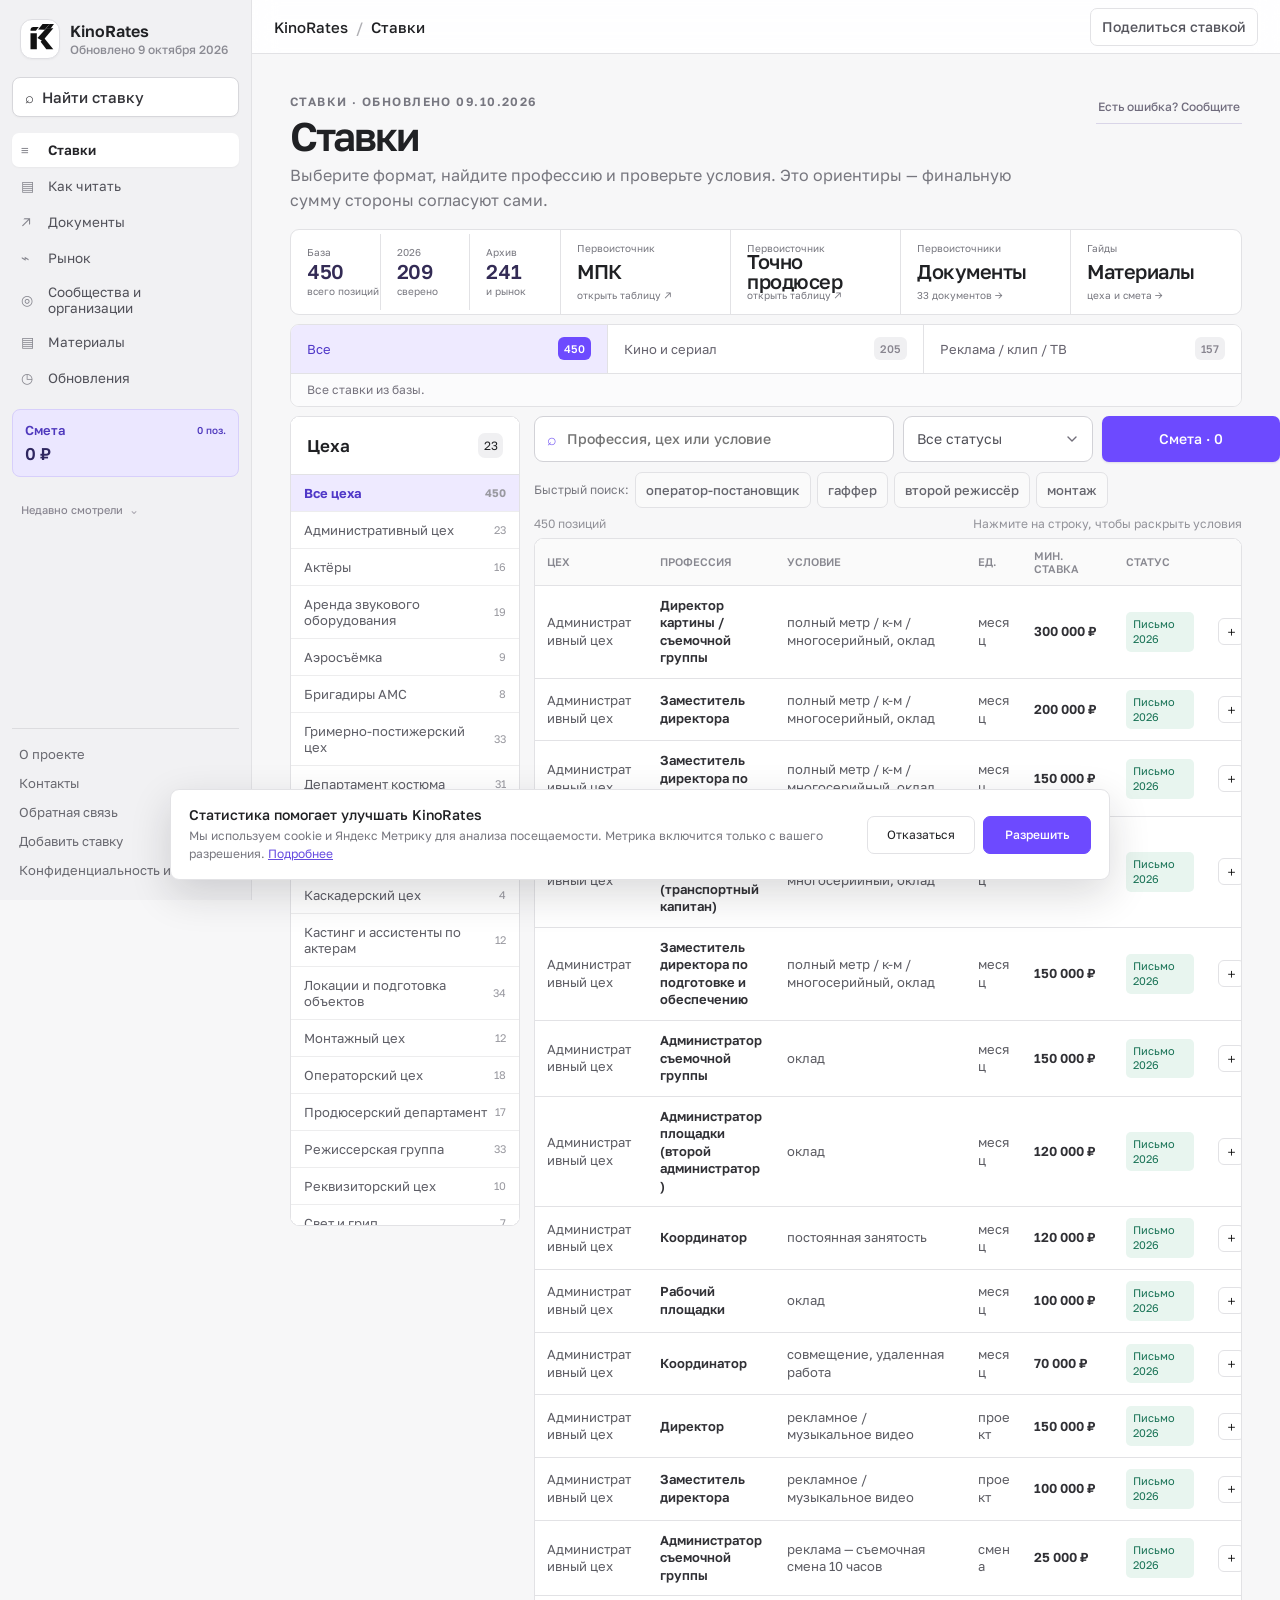
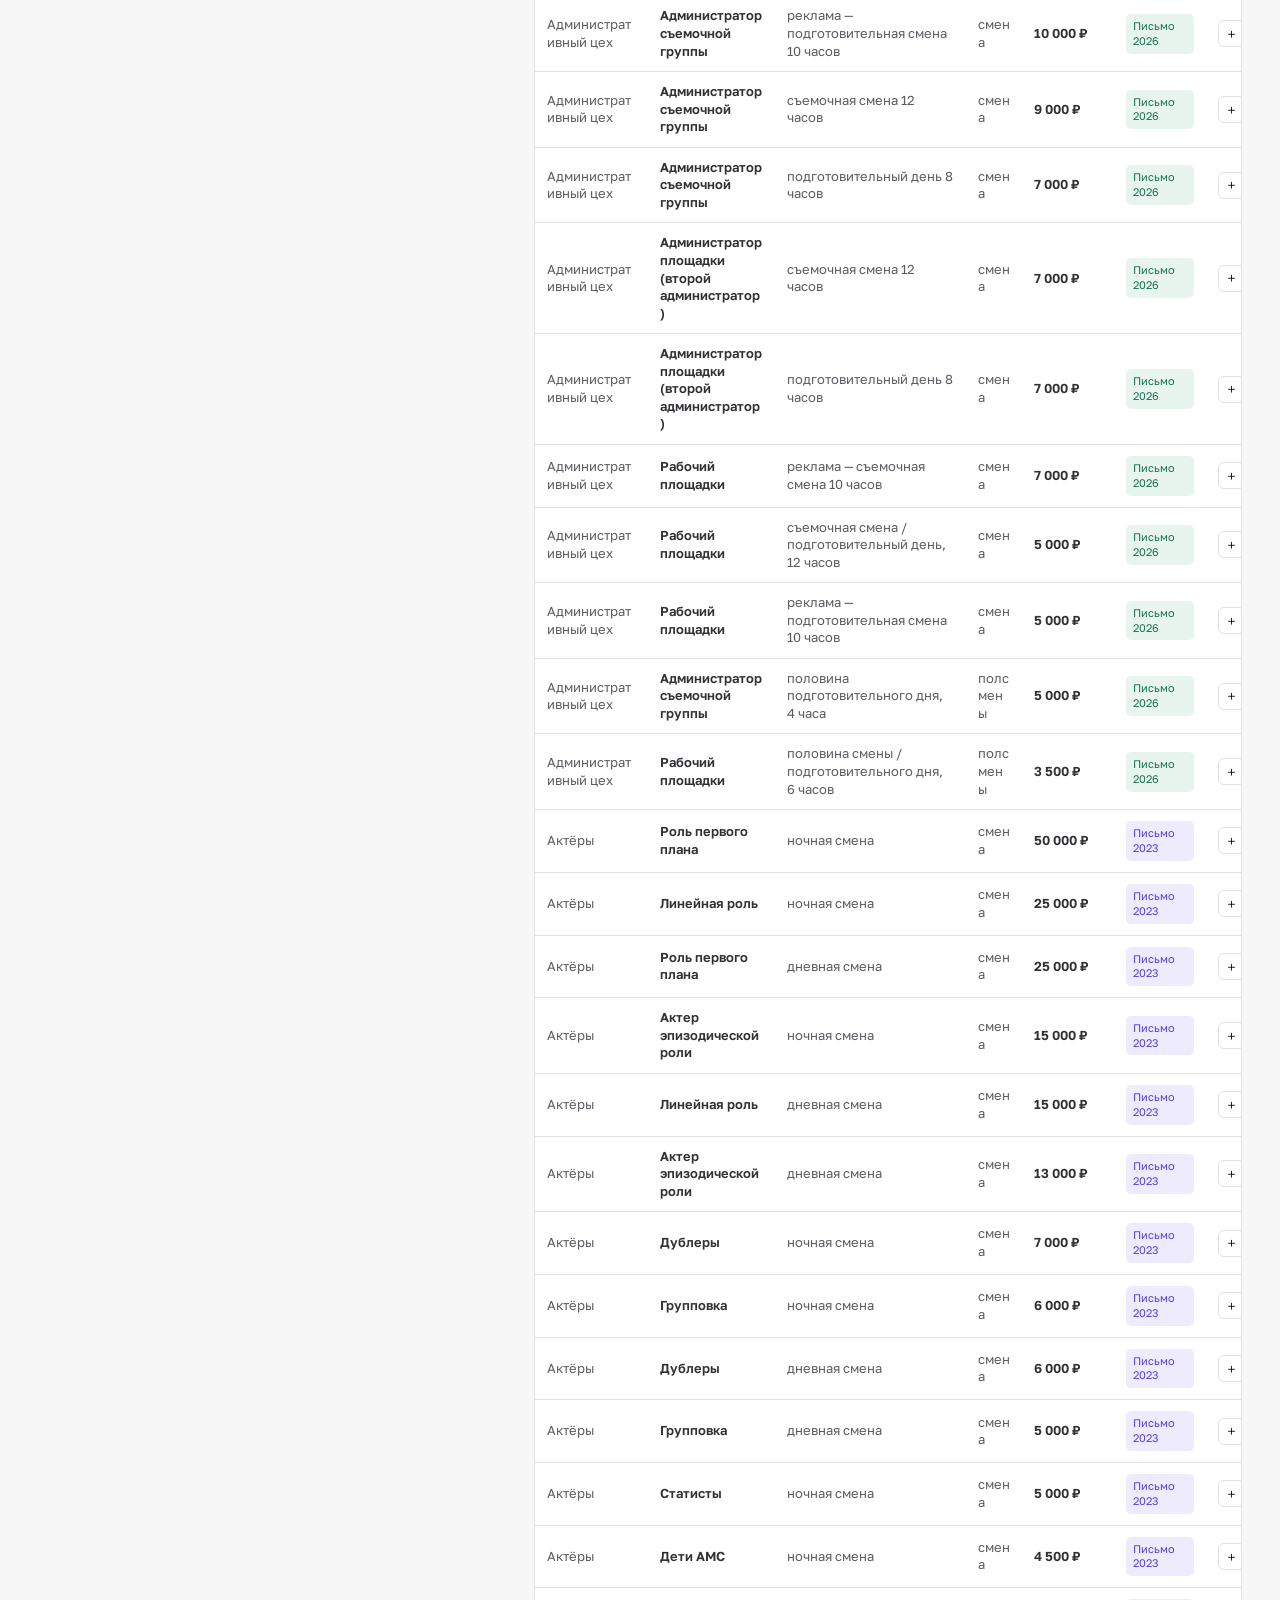
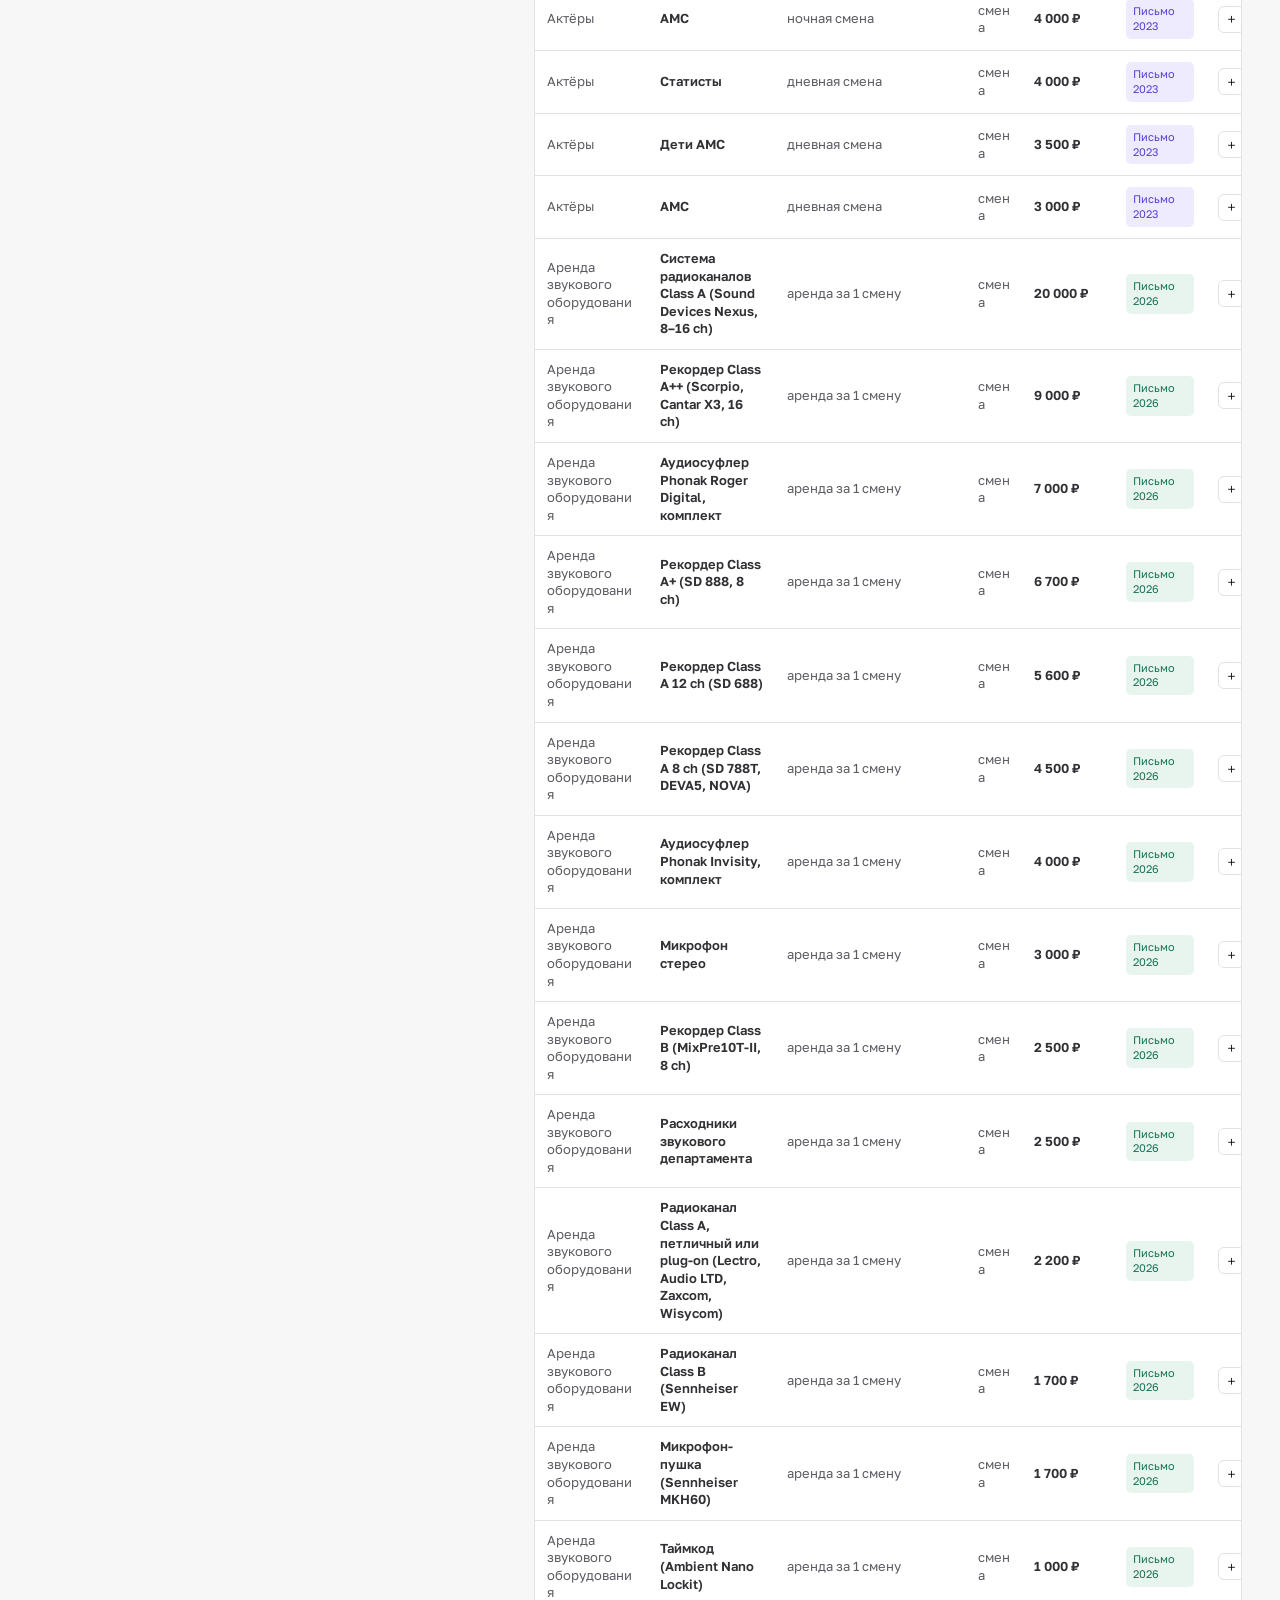
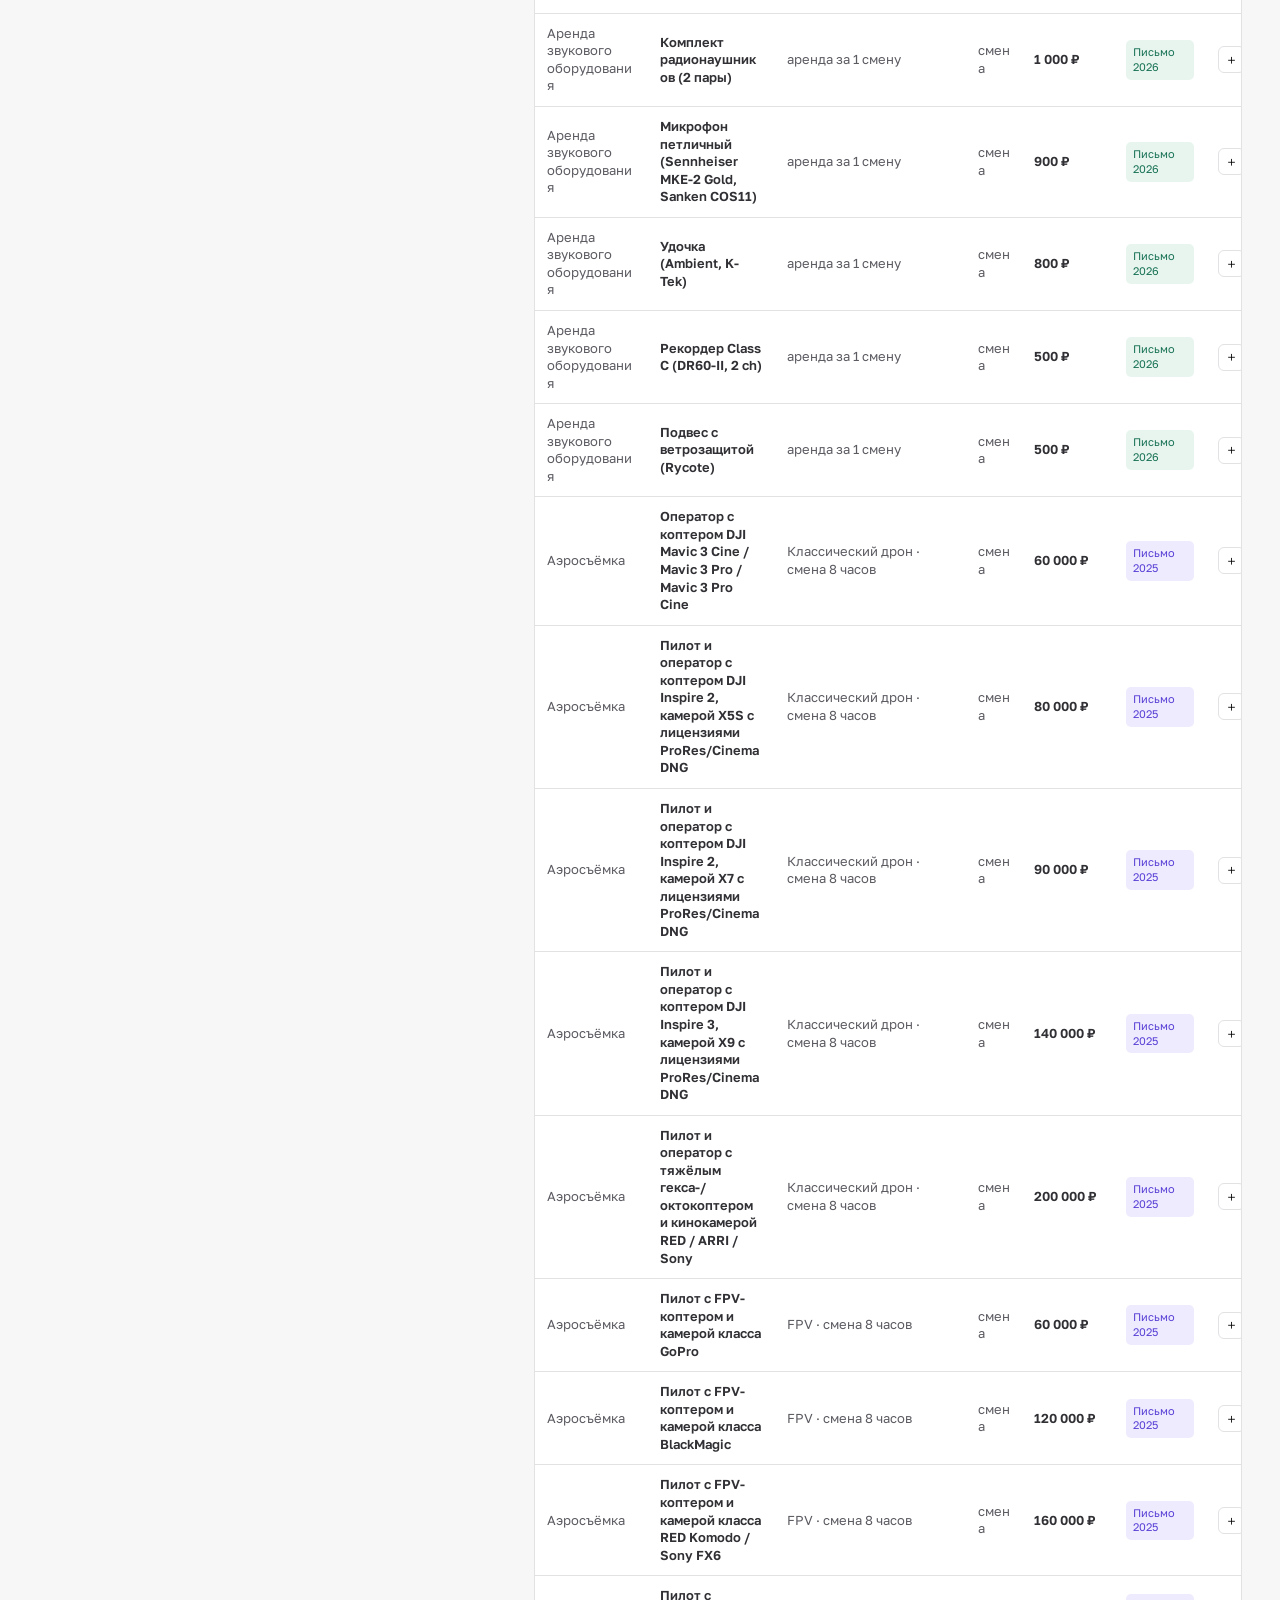
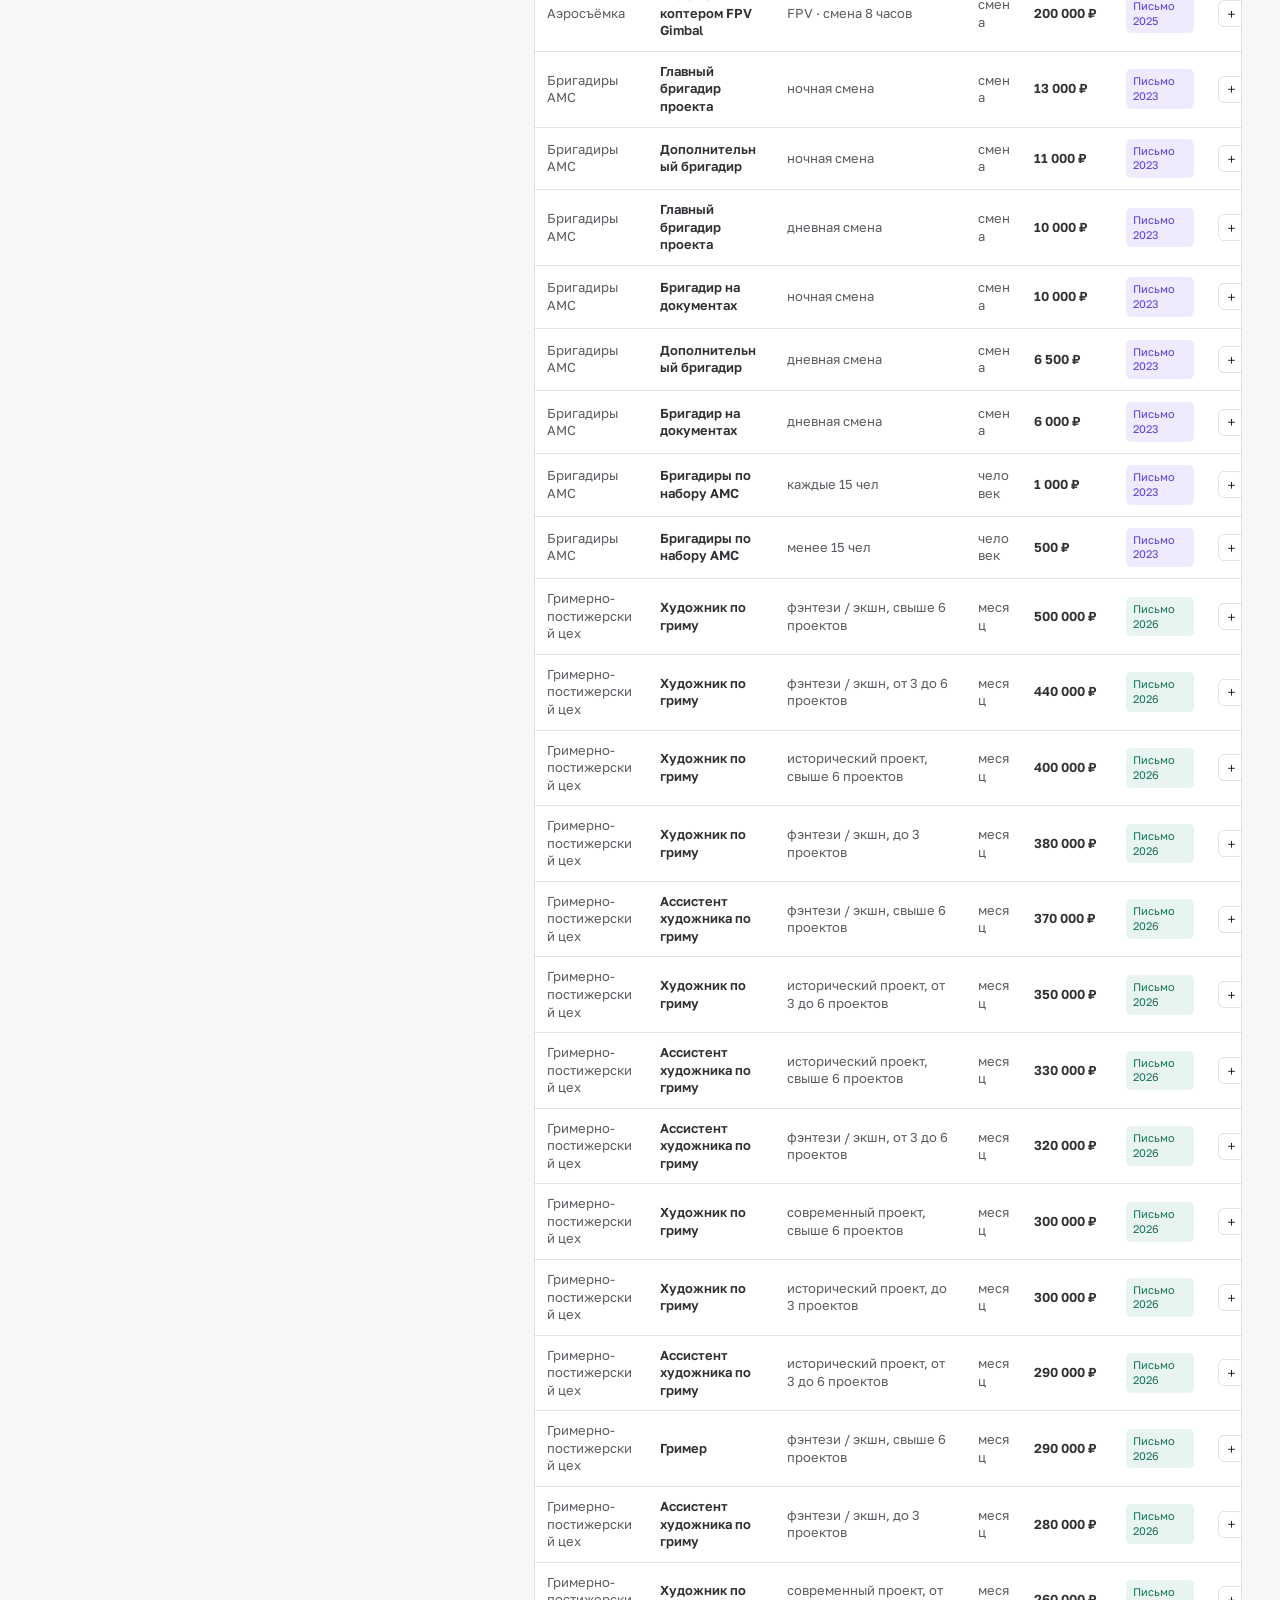
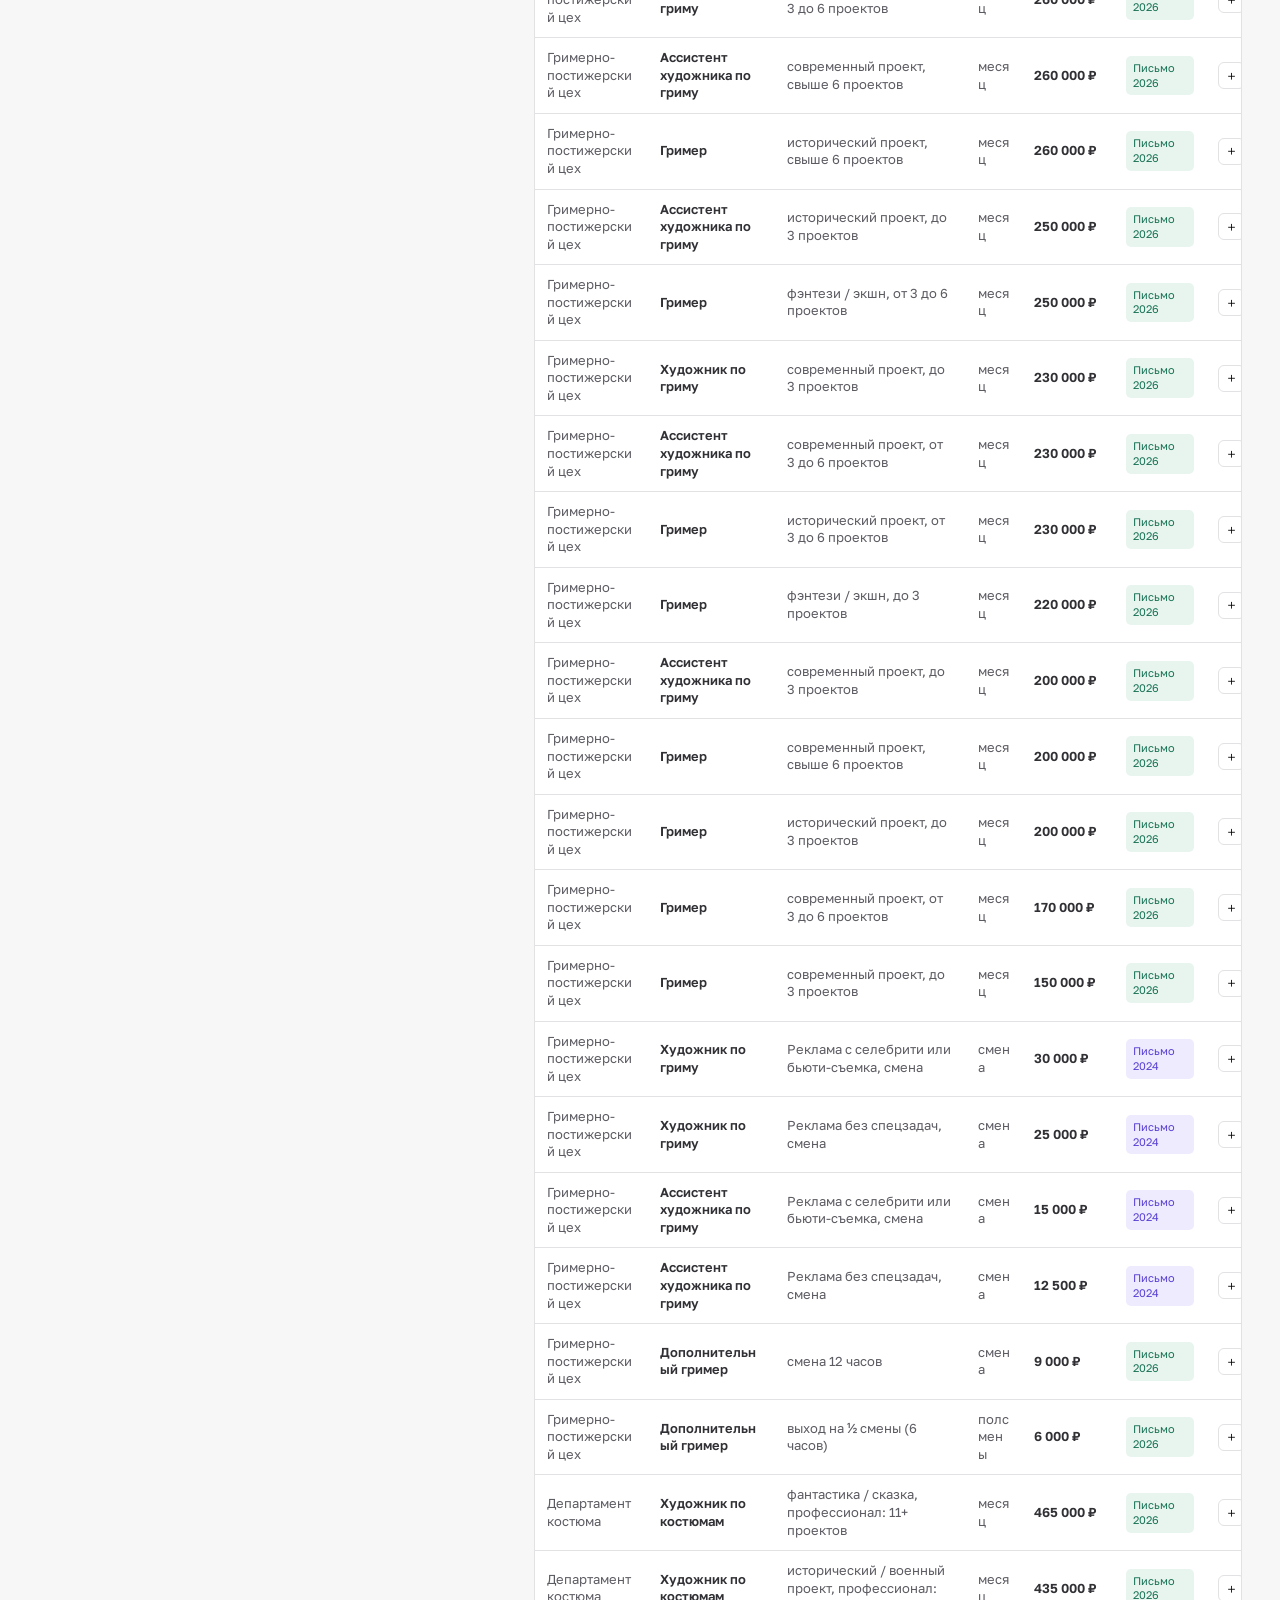
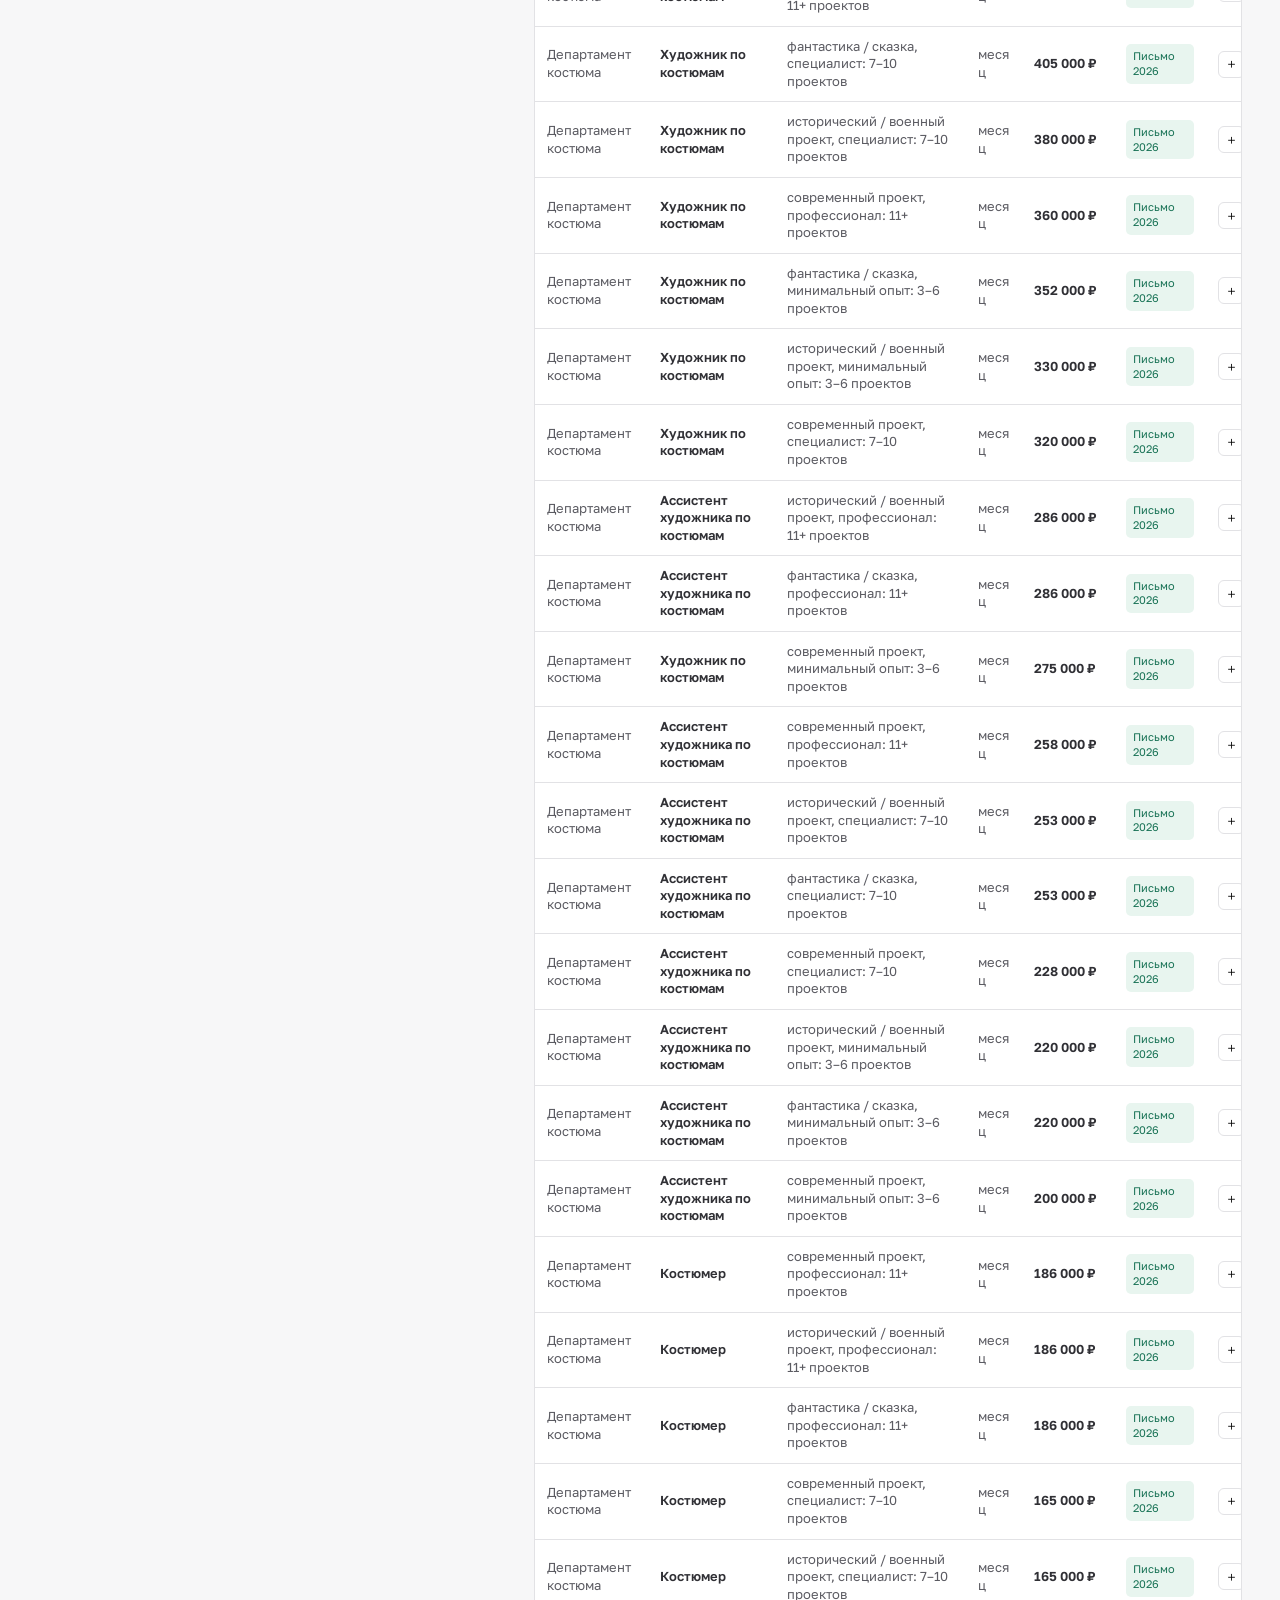
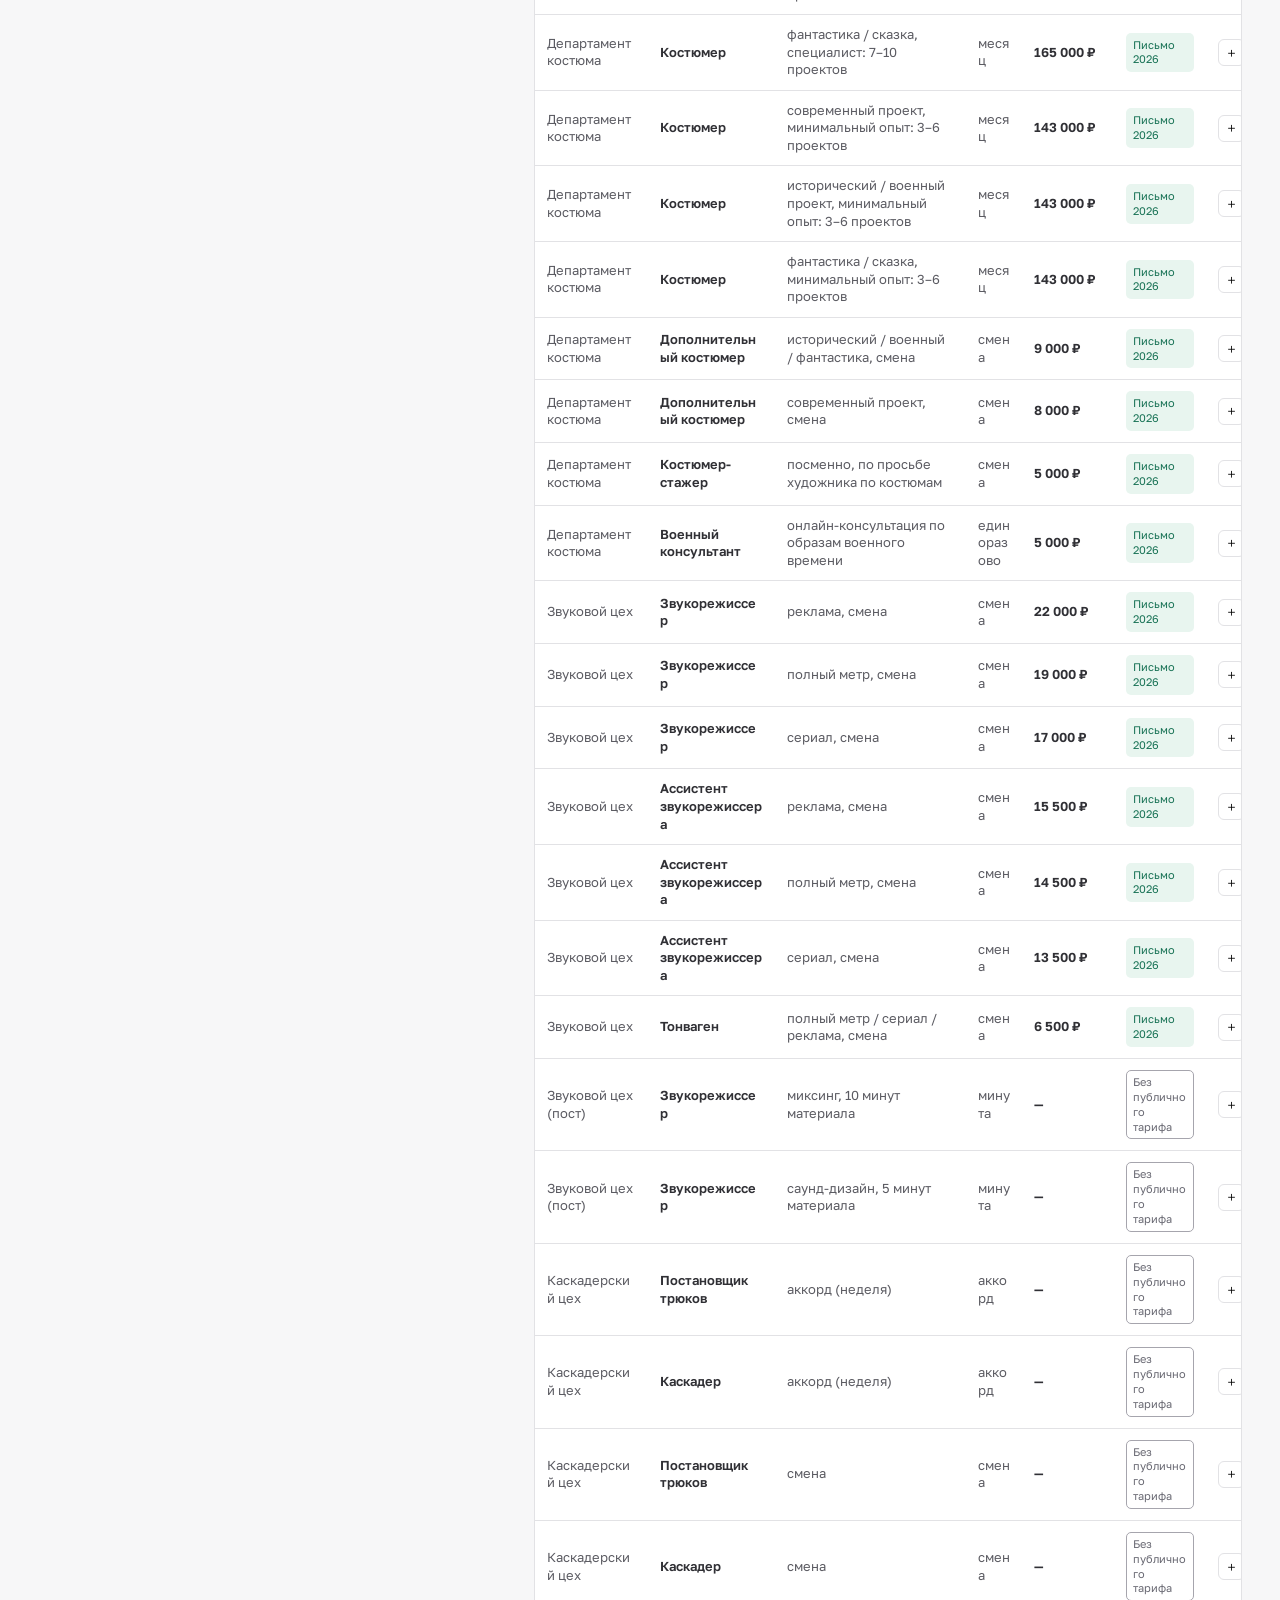
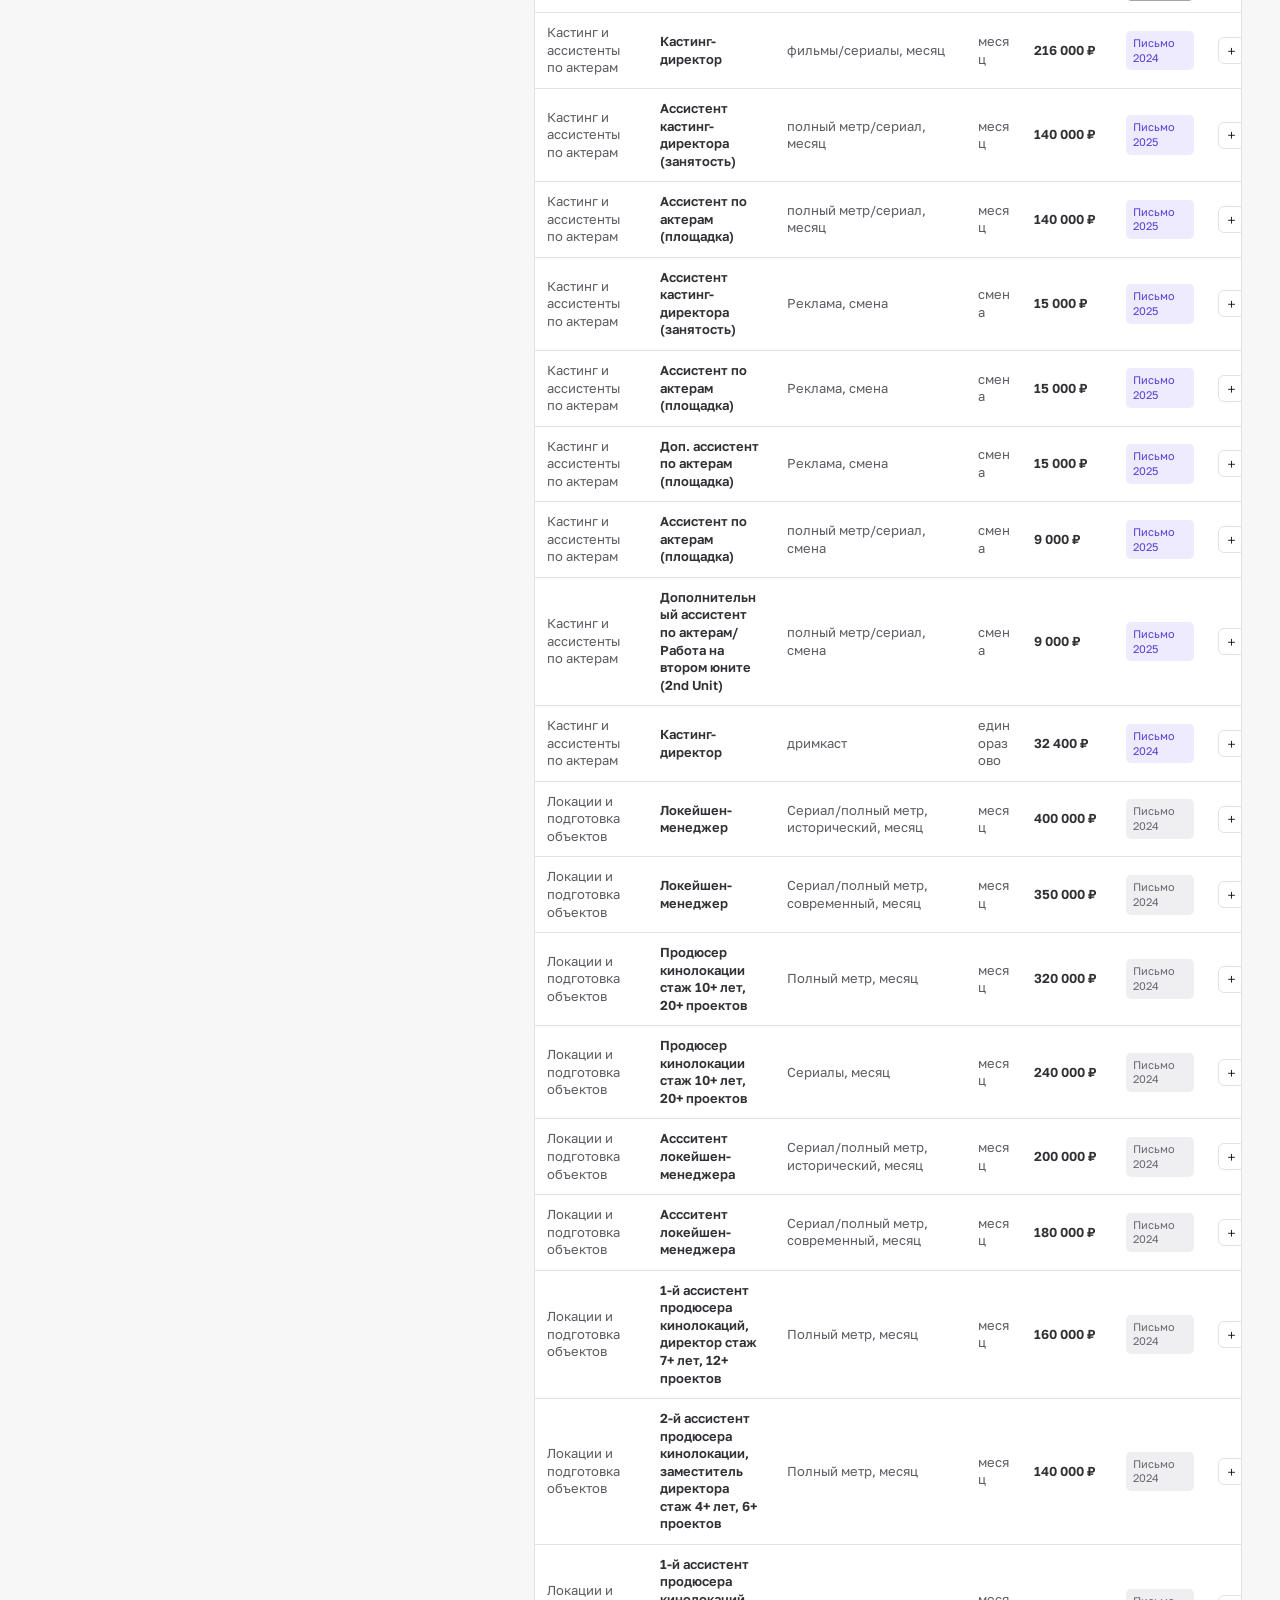
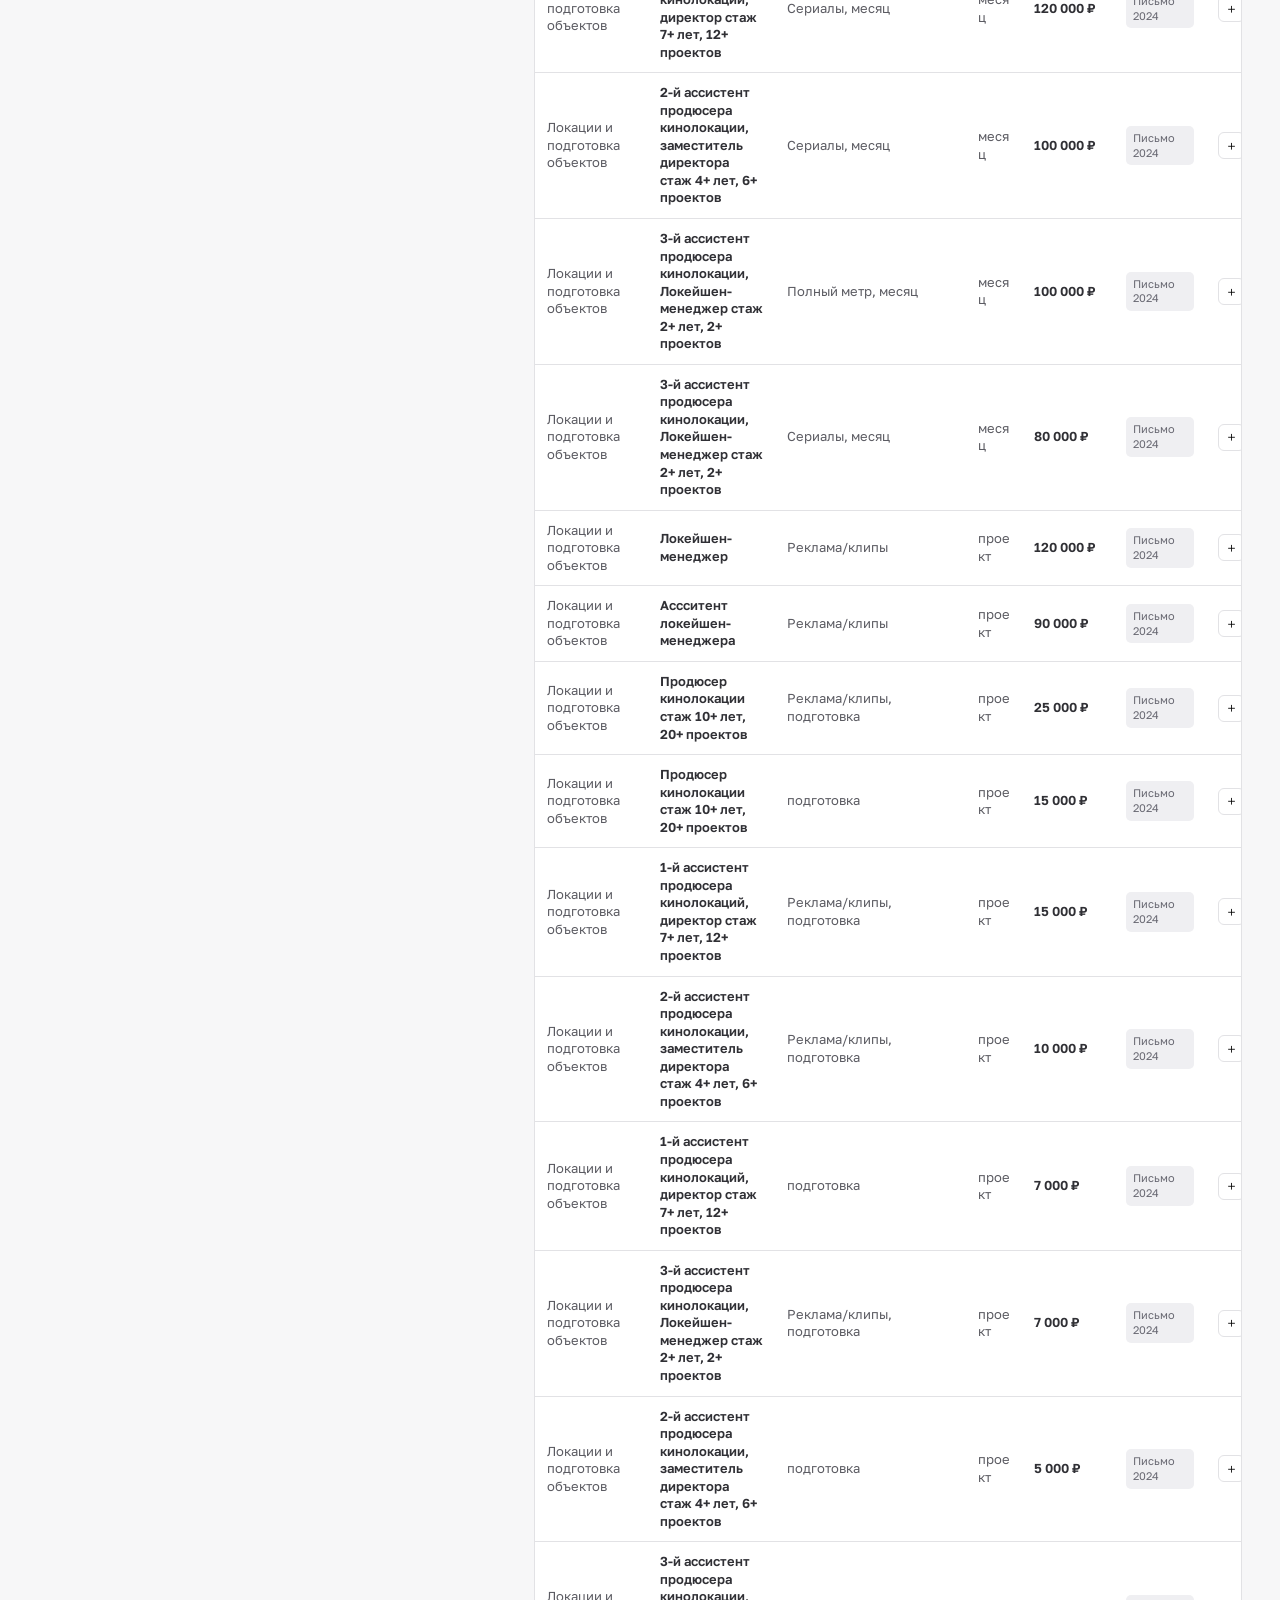
<file: index.html>
<!doctype html>
<html lang="ru">
<head>
  <meta charset="utf-8">
  <meta name="viewport" content="width=device-width,initial-scale=1">
  <title>KinoRates — ставки и рабочая смета</title>
  <meta name="description" content="Ставки для кино, сериалов и рекламы, первоисточники и рабочая смета — в одном месте.">
  <meta name="robots" content="index, follow, max-image-preview:large">
  <meta name="theme-color" content="#f7f7f8">
  <meta name="referrer" content="strict-origin-when-cross-origin">
  <link rel="icon" href="/favicon.svg?v=20260820-2" type="image/svg+xml">
  <link rel="canonical" href="https://kinorates.ru/">
  <meta property="og:type" content="website"><meta property="og:locale" content="ru_RU"><meta property="og:site_name" content="KinoRates">
  <meta property="og:title" content="KinoRates — ставки и рабочая смета">
  <meta property="og:description" content="Ставки для кино, сериалов и рекламы, первоисточники и рабочая смета — в одном месте.">
  <meta property="og:url" content="https://kinorates.ru/"><meta property="og:image" content="https://kinorates.ru/og-image-v9.png"><meta property="og:image:secure_url" content="https://kinorates.ru/og-image-v9.png">
  <meta property="og:image:width" content="1200"><meta property="og:image:height" content="630"><meta property="og:image:type" content="image/png"><meta property="og:image:alt" content="KinoRates — ставки для кино, сериалов и рекламы">
  <meta name="twitter:card" content="summary_large_image"><meta name="twitter:title" content="KinoRates — ставки и рабочая смета">
  <meta name="twitter:description" content="Ставки для кино, сериалов и рекламы, первоисточники и рабочая смета — в одном месте."><meta name="twitter:image" content="https://kinorates.ru/og-image-v9.png"><meta name="twitter:image:alt" content="KinoRates — ставки для кино, сериалов и рекламы">
  <script type="application/ld+json">{"@context":"https://schema.org","@graph":[{"@type":"WebSite","@id":"https://kinorates.ru/#website","url":"https://kinorates.ru/","name":"KinoRates","alternateName":"КиноРейтс","description":"Ставки для кино, сериалов и рекламы, первоисточники и рабочая смета — в одном месте.","inLanguage":"ru-RU"},{"@type":"WebApplication","@id":"https://kinorates.ru/#application","url":"https://kinorates.ru/","name":"KinoRates — ставки и рабочая смета","description":"Ставки для кино, сериалов и рекламы, первоисточники и рабочая смета — в одном месте.","applicationCategory":"BusinessApplication","operatingSystem":"Any","browserRequirements":"Requires JavaScript","inLanguage":"ru-RU","isAccessibleForFree":true,"dateModified":"2026-10-09","offers":{"@type":"Offer","price":"0","priceCurrency":"RUB"},"isPartOf":{"@id":"https://kinorates.ru/#website"}}]}</script>
  <link rel="preconnect" href="https://fonts.googleapis.com"><link rel="preconnect" href="https://fonts.gstatic.com" crossorigin>
  <link href="https://fonts.googleapis.com/css2?family=Golos+Text:wght@400;500;600&display=swap" rel="stylesheet">
  <link rel="stylesheet" href="app.css?v=20260824-5">
  <link rel="stylesheet" href="rate-versions.css?v=20261009-2">
  <link rel="stylesheet" href="brand-logo.css?v=20260820-2">
  <link rel="stylesheet" href="typography-tune.css?v=20260820-1">
  <link rel="stylesheet" href="industry-sources.css?v=20260824-5" data-industry-sources-style>
  <link rel="stylesheet" href="motion.css?v=20261009-1">
</head>
<body>
  <div id="app">
    <main class="seo-fallback">
      <h1>Ставки для кино, сериалов и рекламы</h1>
      <p>Найдите профессию, проверьте условия и первоисточник, затем добавьте ставку в рабочую смету.</p>
      <nav aria-label="Основные разделы KinoRates">
        <a href="/stavki-kinotsekhov/">Ставки киноцехов России</a>
        <a href="/smeta-filma/">Смета фильма и расчёт бюджета</a>
        <a href="/operatorskiy-tsekh/">Ставки операторского цеха</a>
        <a href="/rezhisserskiy-tsekh/">Ставки режиссёрского цеха</a>
        <a href="/hudozhestvennyy-tsekh/">Ставки художественного цеха</a>
      </nav>
      <section>
        <h2>Что здесь есть</h2>
        <ul>
          <li>ставки по профессиям и цехам;</li>
          <li>письма, рекомендации и другие первоисточники;</li>
          <li>отдельные данные для кино, сериалов и рекламы;</li>
          <li>цветные метки свежести;</li>
          <li>рабочая смета.</li>
        </ul>
      </section>
    </main>
  </div>
  <div class="cookie-banner" id="cookieBanner" role="dialog" aria-label="Настройки аналитики" aria-live="polite" hidden><div class="cookie-copy"><b>Статистика помогает улучшать KinoRates</b><p>Мы используем cookie и Яндекс Метрику для анализа посещаемости. Метрика включится только с вашего разрешения. <button type="button" data-privacy>Подробнее</button></p></div><div class="cookie-actions"><button type="button" id="cookieReject">Отказаться</button><button class="primary" id="cookieAccept">Разрешить</button></div></div>
  <dialog class="privacy-dialog" id="privacyDialog"><div class="privacy-content"><div class="privacy-top"><div><h2>Конфиденциальность и cookie</h2><p>Какие данные использует KinoRates и зачем.</p></div><button class="dialog-x" id="privacyClose" aria-label="Закрыть">×</button></div><h3>Статистика посещений</h3><p>С вашего разрешения сайт подключает Яндекс Метрику. Она использует cookie и локальное хранилище браузера, чтобы собирать обезличенную статистику: посещённые разделы, источник перехода, характеристики устройства и действия на сайте. До согласия счётчик не загружается.</p><h3>Рабочая смета</h3><p>Добавленные позиции и параметры сметы сохраняются локально в вашем браузере. KinoRates не получает их и не передаёт на сервер.</p><h3>Обратная связь</h3><p>Если вы добровольно отправляете сообщение, обрабатываются указанные вами email, текст обращения и адрес страницы. Данные используются только для рассмотрения обращения и передаются через FormSubmit.</p><h3>Кому могут передаваться данные</h3><ul><li>ООО «Яндекс» — при разрешённой аналитике;</li><li>FormSubmit — при отправке формы обратной связи;</li><li>GitHub Pages — как техническая площадка размещения сайта.</li></ul><h3>Ваш выбор</h3><p>Вы можете отказаться от аналитики без ограничения функций сайта. Изменить выбор можно через пункт «Конфиденциальность и cookie» в левом меню. Связаться с владельцем сайта: <a href="mailto:snegproduction@gmail.com">snegproduction@gmail.com</a>.</p></div></dialog>
  <script src="production-type-filter.js?v=20260823-1"></script><script src="site-updates-data.js?v=20261010-1"></script><script src="updates.js?v=20260820-30"></script><script src="check-log.js?v=20260822-5"></script><script src="rates-data.js?v=20261002-1"></script><script src="sources-data.js?v=20261002-1"></script><script src="market-data.js?v=20260820-30"></script>
  <script src="vendor/pdfmake.min.js" integrity="sha384-G23ofMOEI98f9UnroUBjDi6Ll55Y5E6bOX4VAMJo0nIbuQRIxzn0g4athUOb58zs"></script><script src="vendor/vfs_fonts.js" integrity="sha384-pv+tpy6KGI5sKXJDf7oGPdvyVNKYXfAmDYpZ3r3PNP0d13PJQ6YMiiAEndd5sU15"></script><script>window.KINORATES_PDF_RUNTIME_READY=!!window.pdfMake?.createPdf;</script>
  <script src="rate-versions.js?v=20261009-2"></script>
  <script src="app.js?v=20261010-1"></script>
  <script src="seo-nav-link.js?v=20260824-11"></script>
  <script src="industry-support-sources.js?v=20260824-6"></script>
  <script src="share-rate-fix.js?v=20260823-1"></script>
  <script src="budget-ux.js?v=20261009-1" data-budget-ux></script>
  <script src="budget-open-fix.js?v=20260823-1"></script>
  <script src="budget-clear.js?v=20260823-1"></script>
  <script src="budget-header-sync.js?v=20260822-2"></script>
  <script src="contact-telegram.js?v=20260822-1"></script>
  <script src="mobile-budget-flow.js?v=20261009-1"></script>
  <script src="mobile-rate-labels.js?v=20261009-1"></script>
  <script src="export-branding.js?v=20260823-2"></script>
  <script src="motion.js?v=20261009-1"></script>
</body>
</html>
</file>
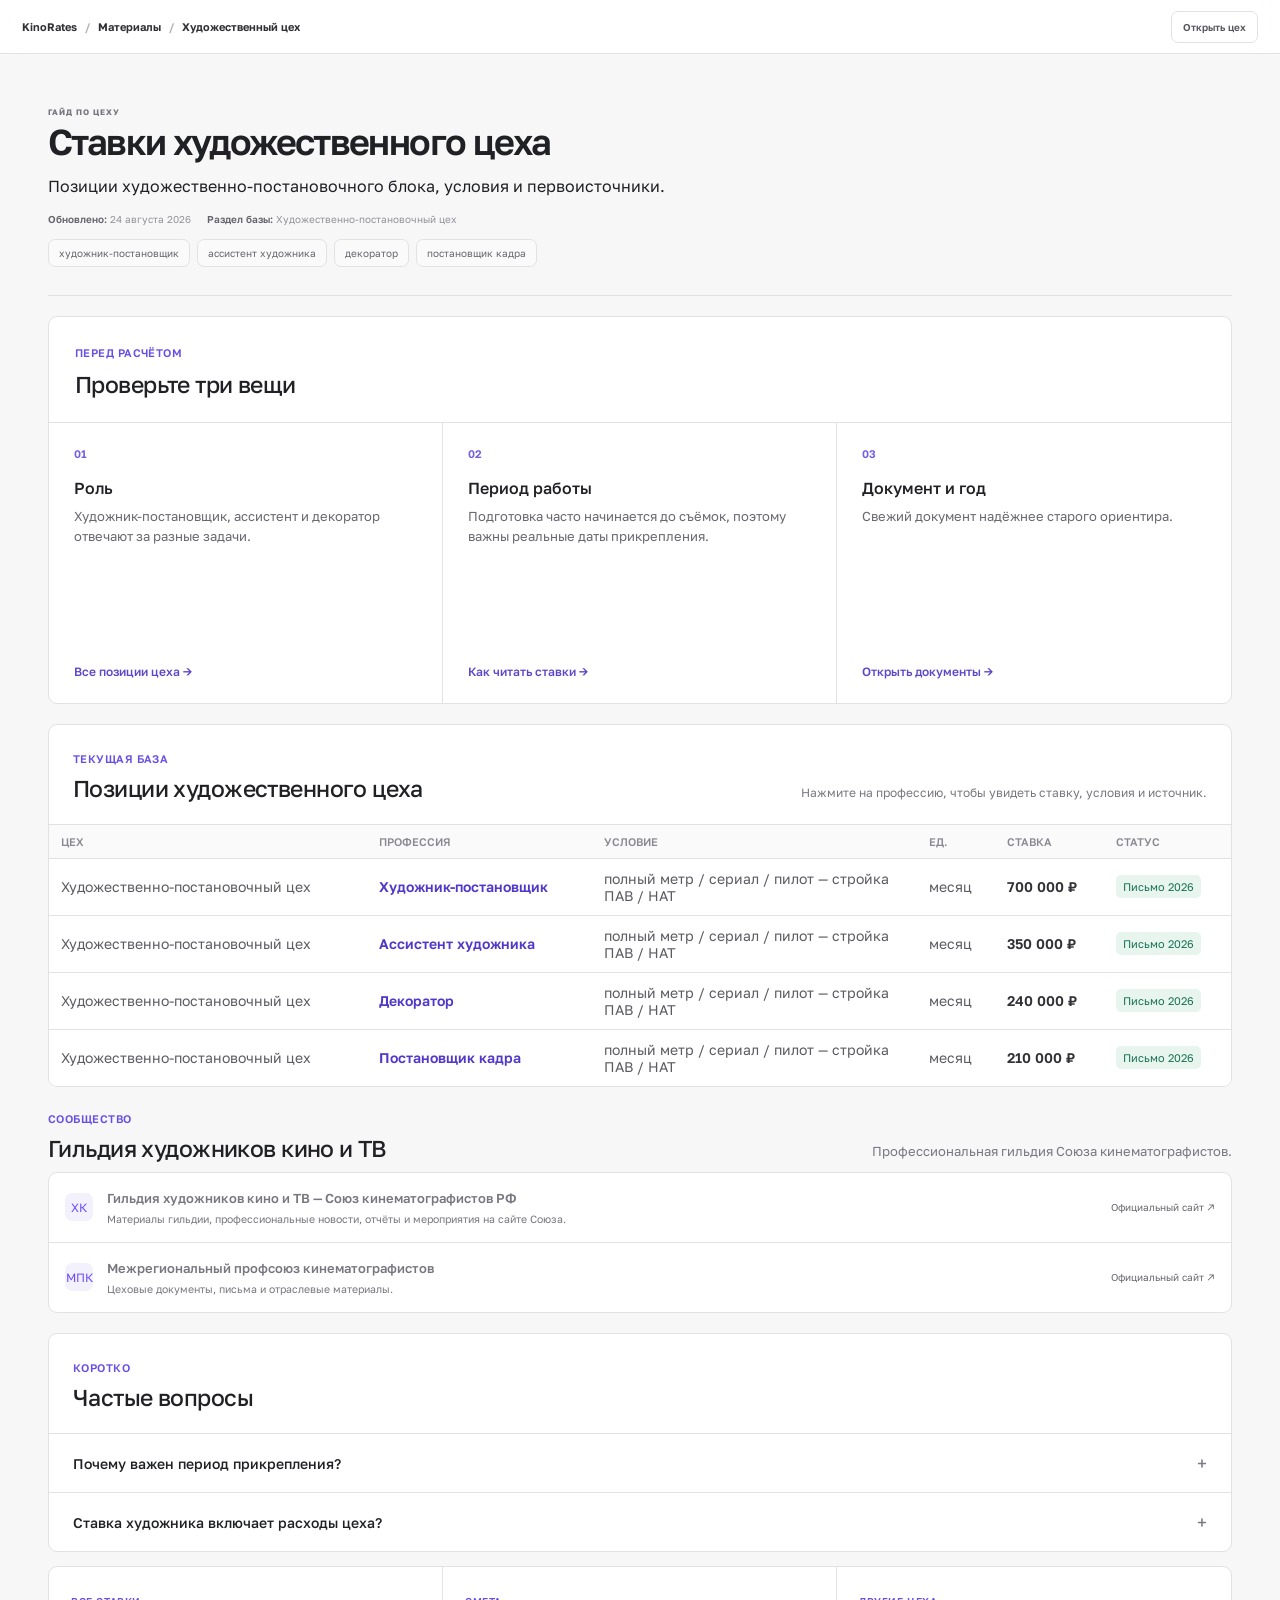
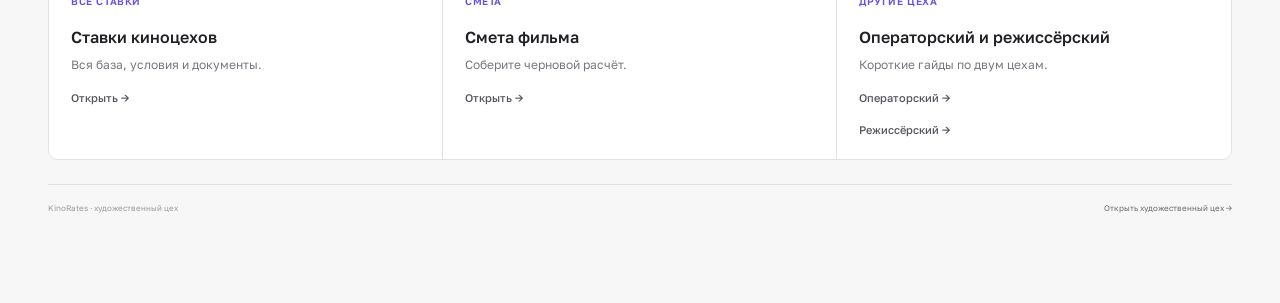
<file: hudozhestvennyy-tsekh/index.html>
<!doctype html>
<html lang="ru">
<head>
  <meta charset="utf-8"><meta name="viewport" content="width=device-width,initial-scale=1">
  <title>Ставки художественного цеха — KinoRates</title>
  <meta name="description" content="Ставки художественного цеха в KinoRates: художник-постановщик, ассистент, декоратор и другие позиции с условиями и источниками.">
  <meta name="robots" content="index, follow, max-image-preview:large"><meta name="theme-color" content="#f7f7f8">
  <link rel="icon" href="/favicon.svg" type="image/svg+xml"><link rel="canonical" href="https://kinorates.ru/hudozhestvennyy-tsekh/">
  <meta property="og:type" content="website"><meta property="og:site_name" content="KinoRates"><meta property="og:title" content="Ставки художественного цеха — KinoRates"><meta property="og:description" content="Ориентиры по ставкам специалистов художественно-постановочного цеха и профессиональные источники."><meta property="og:url" content="https://kinorates.ru/hudozhestvennyy-tsekh/"><meta property="og:image" content="https://kinorates.ru/og-image-v9.png"><meta name="twitter:card" content="summary_large_image">
  <link rel="preconnect" href="https://fonts.googleapis.com"><link rel="preconnect" href="https://fonts.gstatic.com" crossorigin><link href="https://fonts.googleapis.com/css2?family=Golos+Text:wght@400;500;600;700&display=swap" rel="stylesheet">
  <link rel="stylesheet" href="/seo-pages.css?v=20260824-3">
  <link rel="stylesheet" href="/seo-type-scale.css?v=20260824-1">
  <script type="application/ld+json">{"@context":"https://schema.org","@type":"WebPage","name":"Ставки художественного цеха","url":"https://kinorates.ru/hudozhestvennyy-tsekh/","dateModified":"2026-08-24","description":"Ставки и условия специалистов художественно-постановочного цеха в KinoRates.","isPartOf":{"@type":"WebSite","name":"KinoRates","url":"https://kinorates.ru/"},"inLanguage":"ru-RU"}</script>
</head>
<body>
<div class="seo-shell"><aside class="seo-sidebar" aria-hidden="true"><a href="/">KinoRates</a></aside><main class="seo-main">
<header class="seo-topbar"><a class="seo-mobile-brand" href="/">KinoRates</a><div class="seo-breadcrumb"><a href="/">KinoRates</a><span>/</span><a href="/stavki-kinotsekhov/">Материалы</a><span>/</span>Художественный цех</div><a class="seo-top-action" href="/?dept=Художественно-постановочный%20цех#home">Открыть цех</a></header>
<div class="seo-view">
<section class="seo-head"><p class="seo-kicker">Гайд по цеху</p><h1>Ставки художественного цеха</h1><p>Позиции художественно-постановочного блока, условия и первоисточники.</p><div class="seo-meta-row"><span><b>Обновлено:</b> 24 августа 2026</span><span><b>Раздел базы:</b> Художественно-постановочный цех</span></div><nav class="seo-popular"><a href="/?q=художник-постановщик#home">художник-постановщик</a><a href="/?q=ассистент художника#home">ассистент художника</a><a href="/?q=декоратор#home">декоратор</a><a href="/?q=постановщик кадра#home">постановщик кадра</a></nav></section>
<section class="rate-reading-guide"><header><span>ПЕРЕД РАСЧЁТОМ</span><h2>Проверьте три вещи</h2></header><div class="rate-reading-steps"><article><i>01</i><h3>Роль</h3><p>Художник-постановщик, ассистент и декоратор отвечают за разные задачи.</p><nav><a href="/?dept=Художественно-постановочный%20цех#home">Все позиции цеха →</a></nav></article><article><i>02</i><h3>Период работы</h3><p>Подготовка часто начинается до съёмок, поэтому важны реальные даты прикрепления.</p><nav><a href="/#knowledge">Как читать ставки →</a></nav></article><article><i>03</i><h3>Документ и год</h3><p>Свежий документ надёжнее старого ориентира.</p><nav><a href="/#resources">Открыть документы →</a></nav></article></div></section>
<section class="seo-live"><header><div><span>ТЕКУЩАЯ БАЗА</span><h2>Позиции художественного цеха</h2></div><p>Нажмите на профессию, чтобы увидеть ставку, условия и источник.</p></header><div data-live-rates data-dept="Художественно-постановочный цех" data-limit="7"></div></section>
<div class="seo-section-head"><div><span>СООБЩЕСТВО</span><h2>Гильдия художников кино и ТВ</h2></div><p>Профессиональная гильдия Союза кинематографистов.</p></div>
<section class="resource-list seo-resource-list"><a href="https://www.unikino.ru/" target="_blank" rel="noopener"><i>ХК</i><span><b>Гильдия художников кино и ТВ — Союз кинематографистов РФ</b><span>Материалы гильдии, профессиональные новости, отчёты и мероприятия на сайте Союза.</span></span><em>Официальный сайт ↗</em></a><a href="https://kinoprofsoyuz.ru/" target="_blank" rel="noopener"><i>МПК</i><span><b>Межрегиональный профсоюз кинематографистов</b><span>Цеховые документы, письма и отраслевые материалы.</span></span><em>Официальный сайт ↗</em></a></section>
<section class="seo-faq"><header><span>КОРОТКО</span><h2>Частые вопросы</h2></header><details><summary>Почему важен период прикрепления?</summary><p>Художественный цех часто работает дольше съёмок. Для помесячной ставки реальные даты заметно меняют итог.</p></details><details><summary>Ставка художника включает расходы цеха?</summary><p>Нет. Ставка специалиста и расходы на декорации, реквизит, материалы, транспорт и подрядчиков — разные статьи.</p></details></section>
<section class="article-grid standalone"><article><span>ВСЕ СТАВКИ</span><h3>Ставки киноцехов</h3><p>Вся база, условия и документы.</p><a href="/stavki-kinotsekhov/">Открыть →</a></article><article><span>СМЕТА</span><h3>Смета фильма</h3><p>Соберите черновой расчёт.</p><a href="/smeta-filma/">Открыть →</a></article><article><span>ДРУГИЕ ЦЕХА</span><h3>Операторский и режиссёрский</h3><p>Короткие гайды по двум цехам.</p><a href="/operatorskiy-tsekh/">Операторский →</a><a href="/rezhisserskiy-tsekh/">Режиссёрский →</a></article></section>
<footer class="seo-footer"><span>KinoRates · художественный цех</span><a href="/?dept=Художественно-постановочный%20цех#home">Открыть художественный цех →</a></footer>
</div></main></div>
<script src="/rates-data.js?v=20260820-30"></script><script src="/seo-live-rates.js?v=20260824-1"></script>
</body></html>
</file>
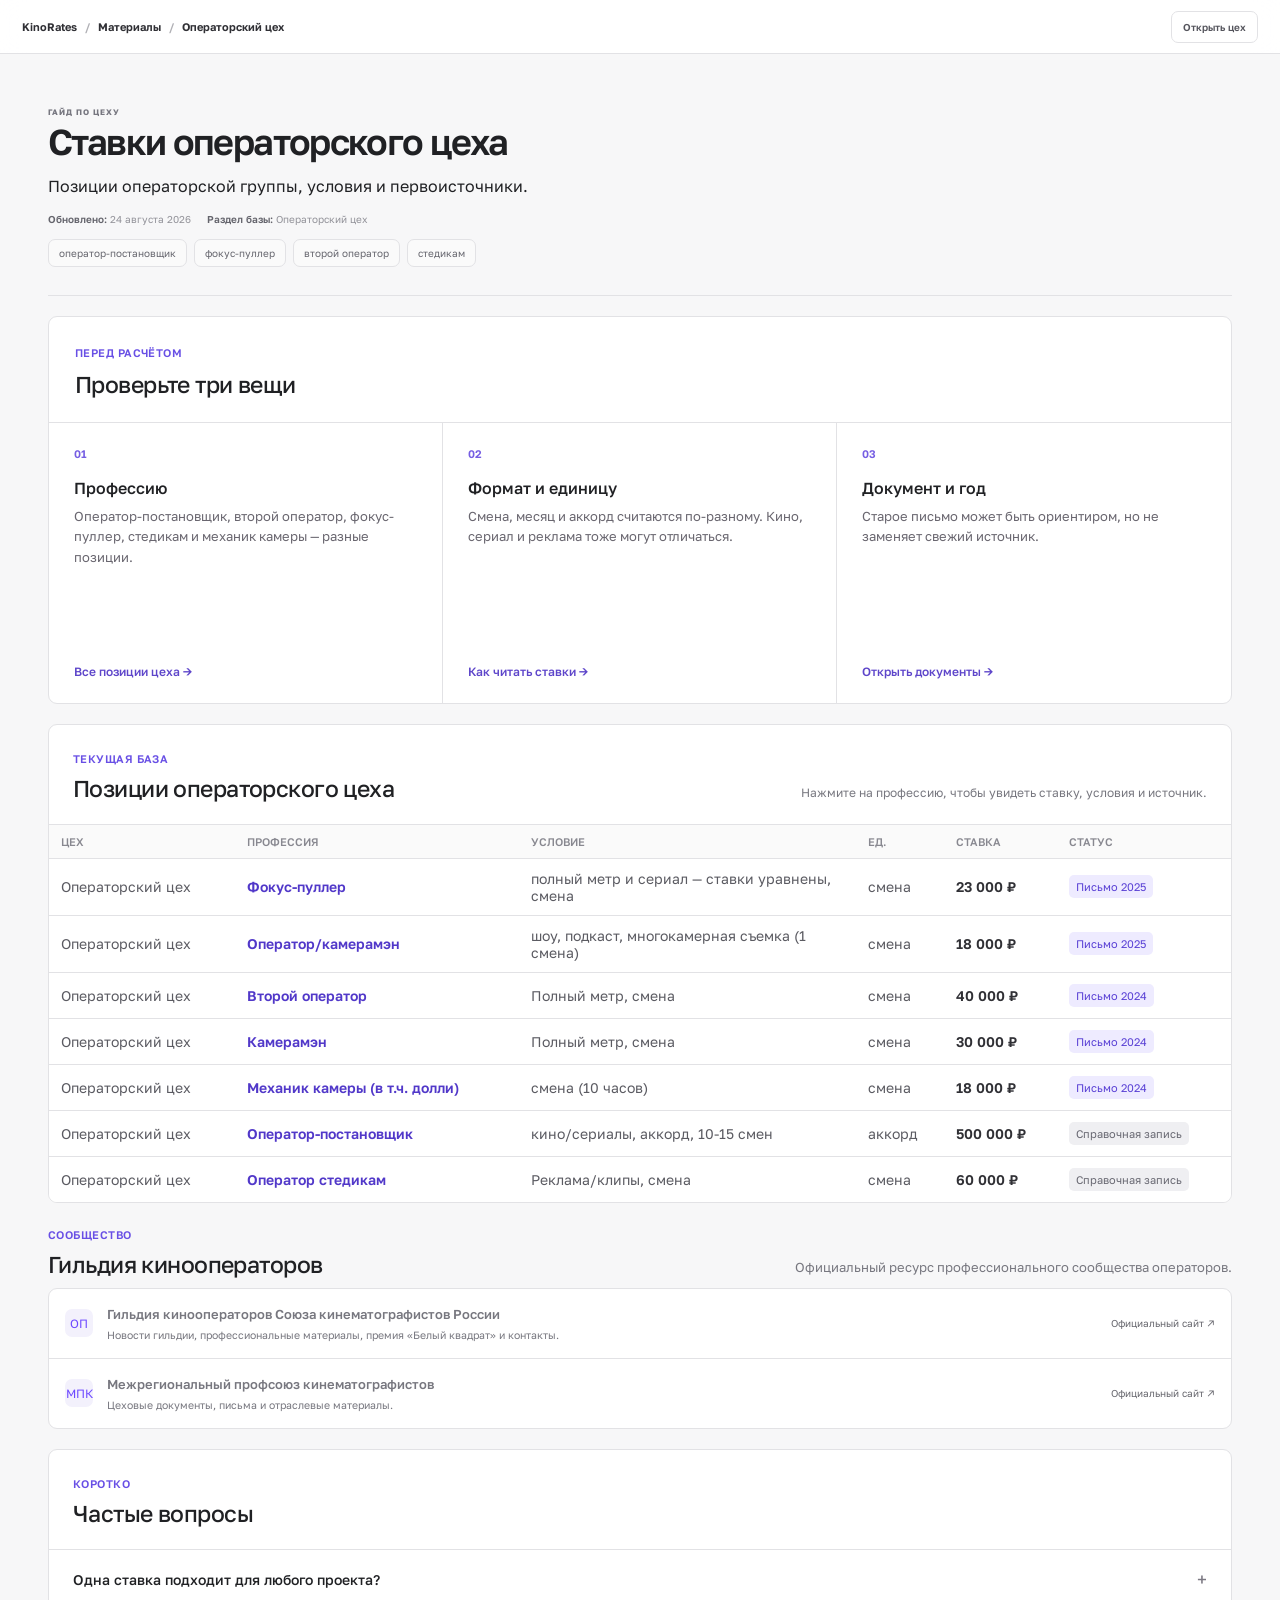
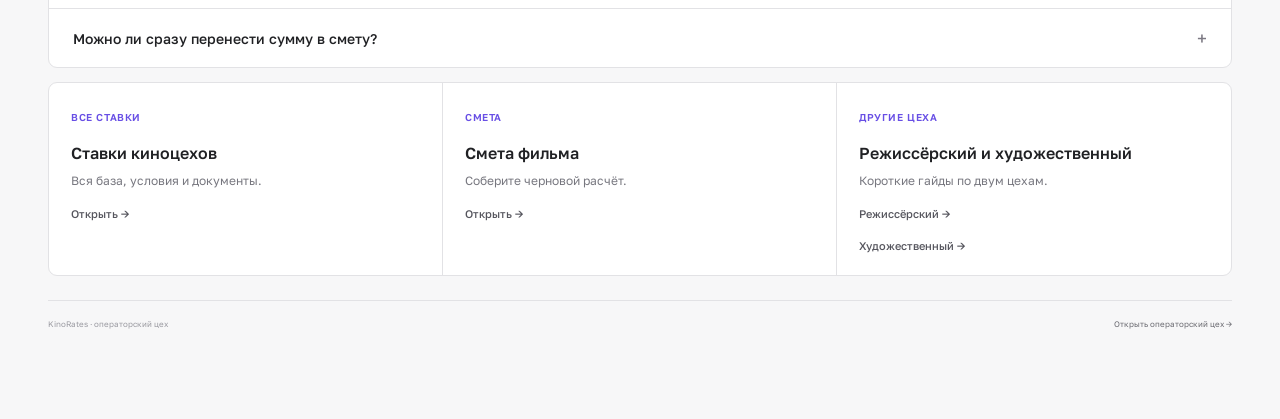
<file: operatorskiy-tsekh/index.html>
<!doctype html>
<html lang="ru">
<head>
  <meta charset="utf-8"><meta name="viewport" content="width=device-width,initial-scale=1">
  <title>Ставки операторского цеха — KinoRates</title>
  <meta name="description" content="Ставки операторского цеха в KinoRates: оператор-постановщик, второй оператор, фокус-пуллер и другие позиции с условиями и источниками.">
  <meta name="robots" content="index, follow, max-image-preview:large"><meta name="theme-color" content="#f7f7f8">
  <link rel="icon" href="/favicon.svg" type="image/svg+xml"><link rel="canonical" href="https://kinorates.ru/operatorskiy-tsekh/">
  <meta property="og:type" content="website"><meta property="og:site_name" content="KinoRates"><meta property="og:title" content="Ставки операторского цеха — KinoRates"><meta property="og:description" content="Ориентиры по ставкам специалистов операторского цеха и профессиональные источники."><meta property="og:url" content="https://kinorates.ru/operatorskiy-tsekh/"><meta property="og:image" content="https://kinorates.ru/og-image-v9.png"><meta name="twitter:card" content="summary_large_image">
  <link rel="preconnect" href="https://fonts.googleapis.com"><link rel="preconnect" href="https://fonts.gstatic.com" crossorigin><link href="https://fonts.googleapis.com/css2?family=Golos+Text:wght@400;500;600;700&display=swap" rel="stylesheet">
  <link rel="stylesheet" href="/seo-pages.css?v=20260824-3">
  <link rel="stylesheet" href="/seo-type-scale.css?v=20260824-1">
  <script type="application/ld+json">{"@context":"https://schema.org","@type":"WebPage","name":"Ставки операторского цеха","url":"https://kinorates.ru/operatorskiy-tsekh/","dateModified":"2026-08-24","description":"Ставки и условия специалистов операторского цеха в KinoRates.","isPartOf":{"@type":"WebSite","name":"KinoRates","url":"https://kinorates.ru/"},"inLanguage":"ru-RU"}</script>
</head>
<body>
<div class="seo-shell"><aside class="seo-sidebar" aria-hidden="true"><a href="/">KinoRates</a></aside><main class="seo-main">
<header class="seo-topbar"><a class="seo-mobile-brand" href="/">KinoRates</a><div class="seo-breadcrumb"><a href="/">KinoRates</a><span>/</span><a href="/stavki-kinotsekhov/">Материалы</a><span>/</span>Операторский цех</div><a class="seo-top-action" href="/?dept=Операторский%20цех#home">Открыть цех</a></header>
<div class="seo-view">
<section class="seo-head"><p class="seo-kicker">Гайд по цеху</p><h1>Ставки операторского цеха</h1><p>Позиции операторской группы, условия и первоисточники.</p><div class="seo-meta-row"><span><b>Обновлено:</b> 24 августа 2026</span><span><b>Раздел базы:</b> Операторский цех</span></div><nav class="seo-popular"><a href="/?q=оператор-постановщик#home">оператор-постановщик</a><a href="/?q=фокус-пуллер#home">фокус-пуллер</a><a href="/?q=второй оператор#home">второй оператор</a><a href="/?q=оператор стедикам#home">стедикам</a></nav></section>
<section class="rate-reading-guide"><header><span>ПЕРЕД РАСЧЁТОМ</span><h2>Проверьте три вещи</h2></header><div class="rate-reading-steps"><article><i>01</i><h3>Профессию</h3><p>Оператор-постановщик, второй оператор, фокус-пуллер, стедикам и механик камеры — разные позиции.</p><nav><a href="/?dept=Операторский%20цех#home">Все позиции цеха →</a></nav></article><article><i>02</i><h3>Формат и единицу</h3><p>Смена, месяц и аккорд считаются по-разному. Кино, сериал и реклама тоже могут отличаться.</p><nav><a href="/#knowledge">Как читать ставки →</a></nav></article><article><i>03</i><h3>Документ и год</h3><p>Старое письмо может быть ориентиром, но не заменяет свежий источник.</p><nav><a href="/#resources">Открыть документы →</a></nav></article></div></section>
<section class="seo-live"><header><div><span>ТЕКУЩАЯ БАЗА</span><h2>Позиции операторского цеха</h2></div><p>Нажмите на профессию, чтобы увидеть ставку, условия и источник.</p></header><div data-live-rates data-dept="Операторский цех" data-limit="7"></div></section>
<div class="seo-section-head"><div><span>СООБЩЕСТВО</span><h2>Гильдия кинооператоров</h2></div><p>Официальный ресурс профессионального сообщества операторов.</p></div>
<section class="resource-list seo-resource-list"><a href="https://kinoglaz.ru/" target="_blank" rel="noopener"><i>ОП</i><span><b>Гильдия кинооператоров Союза кинематографистов России</b><span>Новости гильдии, профессиональные материалы, премия «Белый квадрат» и контакты.</span></span><em>Официальный сайт ↗</em></a><a href="https://kinoprofsoyuz.ru/" target="_blank" rel="noopener"><i>МПК</i><span><b>Межрегиональный профсоюз кинематографистов</b><span>Цеховые документы, письма и отраслевые материалы.</span></span><em>Официальный сайт ↗</em></a></section>
<section class="seo-faq"><header><span>КОРОТКО</span><h2>Частые вопросы</h2></header><details><summary>Одна ставка подходит для любого проекта?</summary><p>Нет. Проверьте формат, единицу расчёта, сложность, подготовку и условия документа.</p></details><details><summary>Можно ли сразу перенести сумму в смету?</summary><p>Можно — как черновой ориентир. Финальную сумму нужно согласовать со специалистом.</p></details></section>
<section class="article-grid standalone"><article><span>ВСЕ СТАВКИ</span><h3>Ставки киноцехов</h3><p>Вся база, условия и документы.</p><a href="/stavki-kinotsekhov/">Открыть →</a></article><article><span>СМЕТА</span><h3>Смета фильма</h3><p>Соберите черновой расчёт.</p><a href="/smeta-filma/">Открыть →</a></article><article><span>ДРУГИЕ ЦЕХА</span><h3>Режиссёрский и художественный</h3><p>Короткие гайды по двум цехам.</p><a href="/rezhisserskiy-tsekh/">Режиссёрский →</a><a href="/hudozhestvennyy-tsekh/">Художественный →</a></article></section>
<footer class="seo-footer"><span>KinoRates · операторский цех</span><a href="/?dept=Операторский%20цех#home">Открыть операторский цех →</a></footer>
</div></main></div>
<script src="/rates-data.js?v=20260820-30"></script><script src="/seo-live-rates.js?v=20260824-1"></script>
</body></html>
</file>
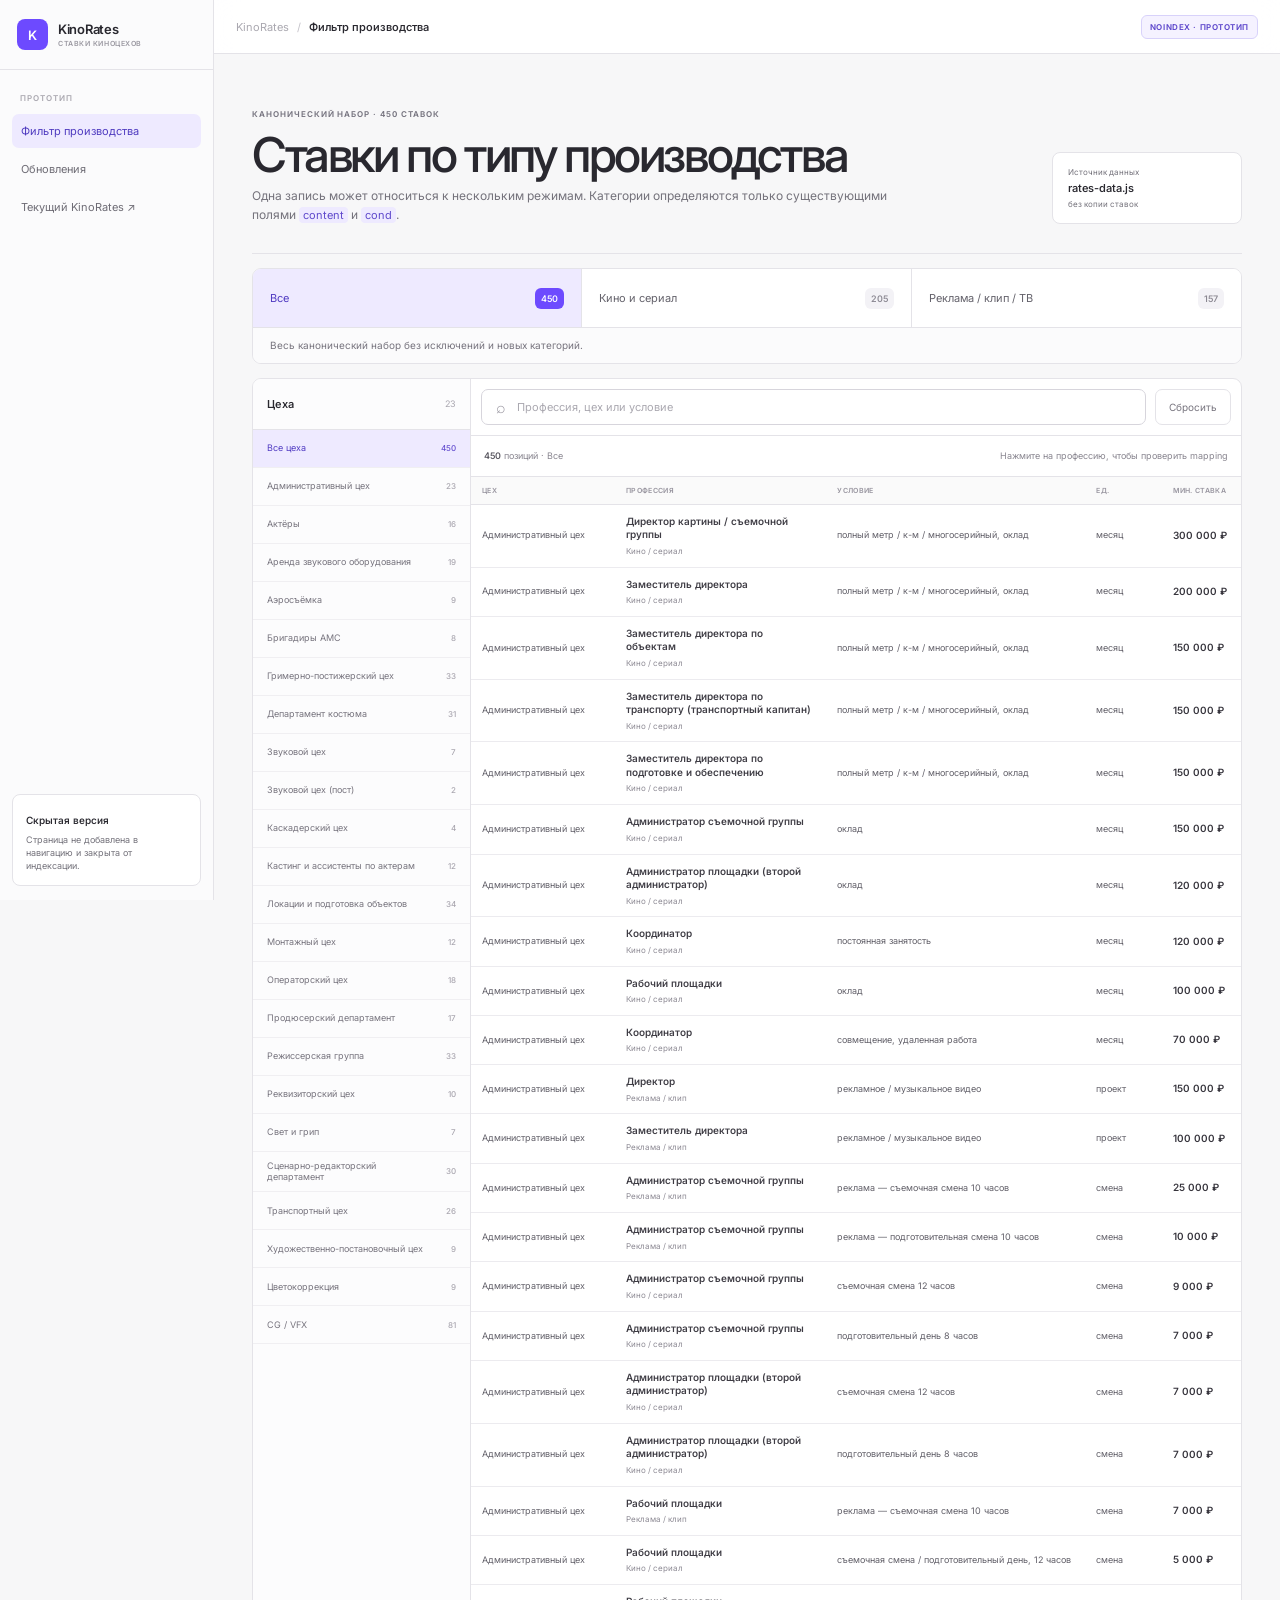
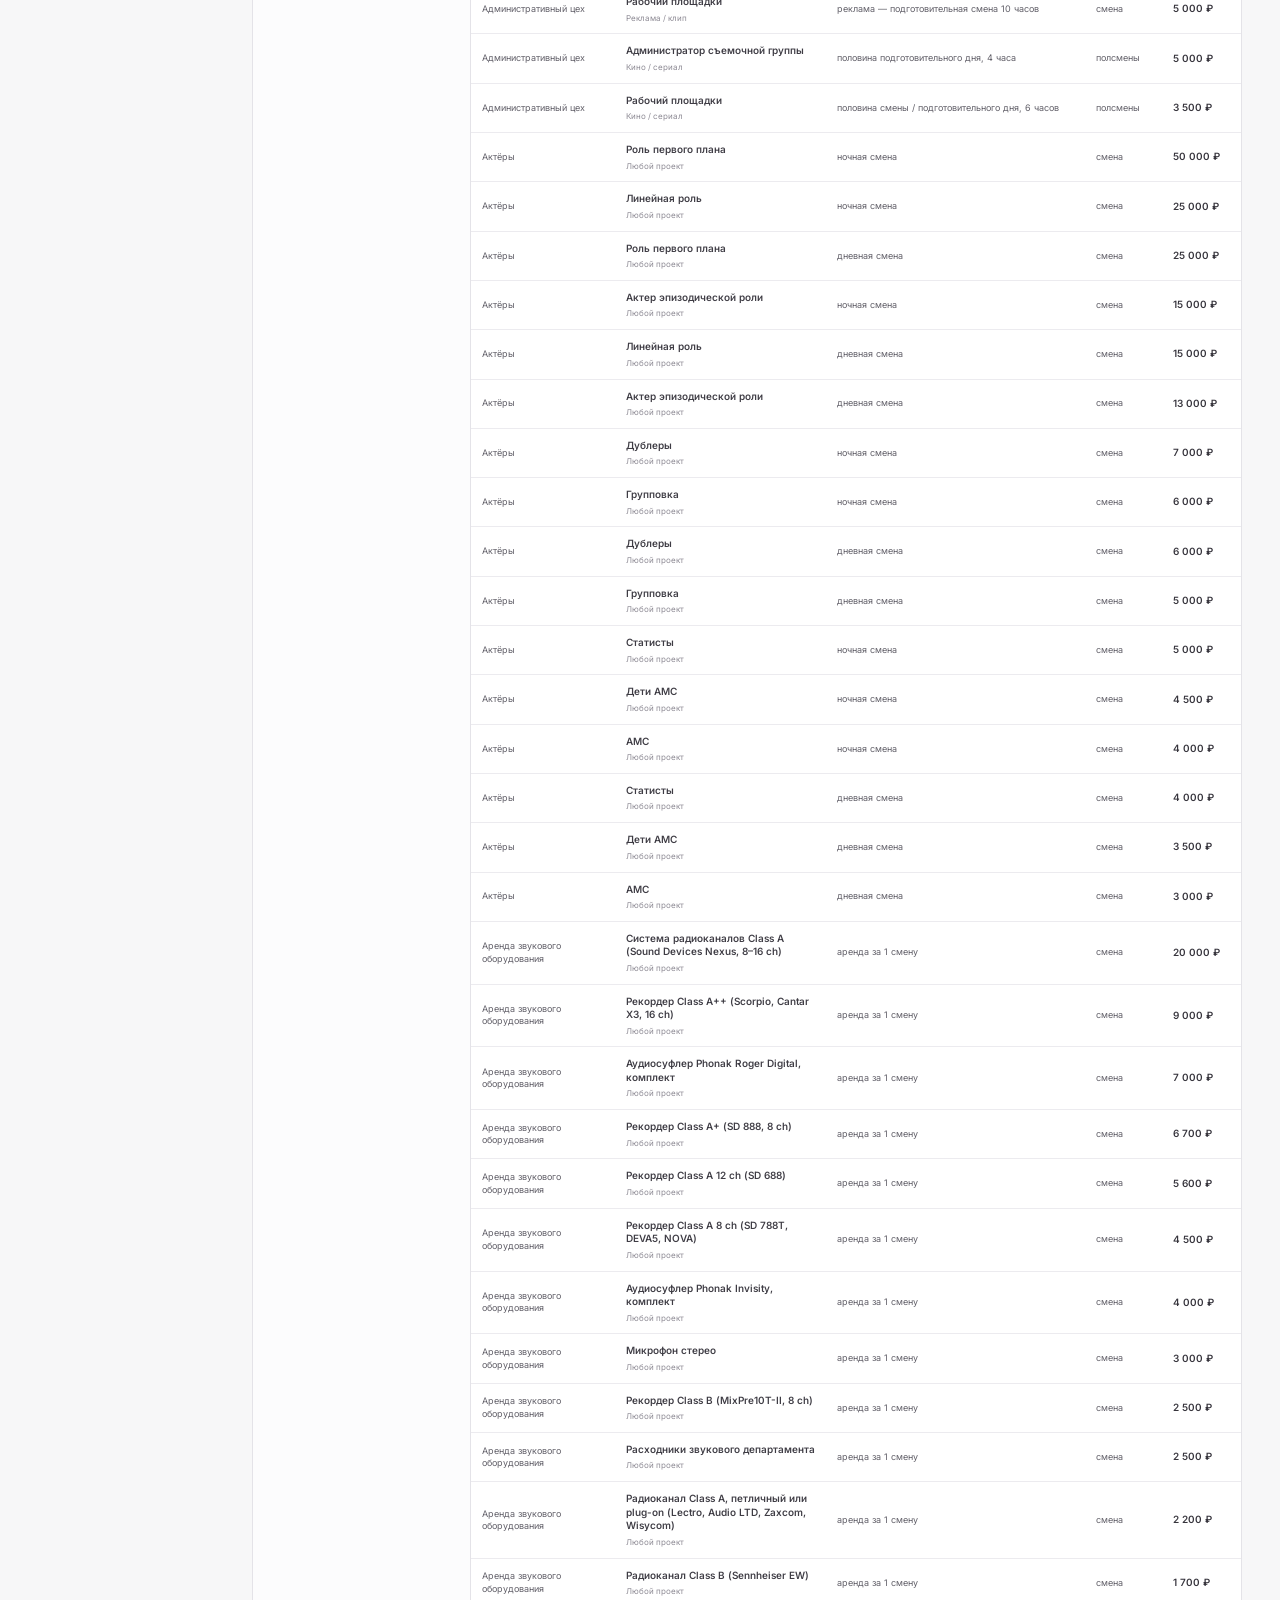
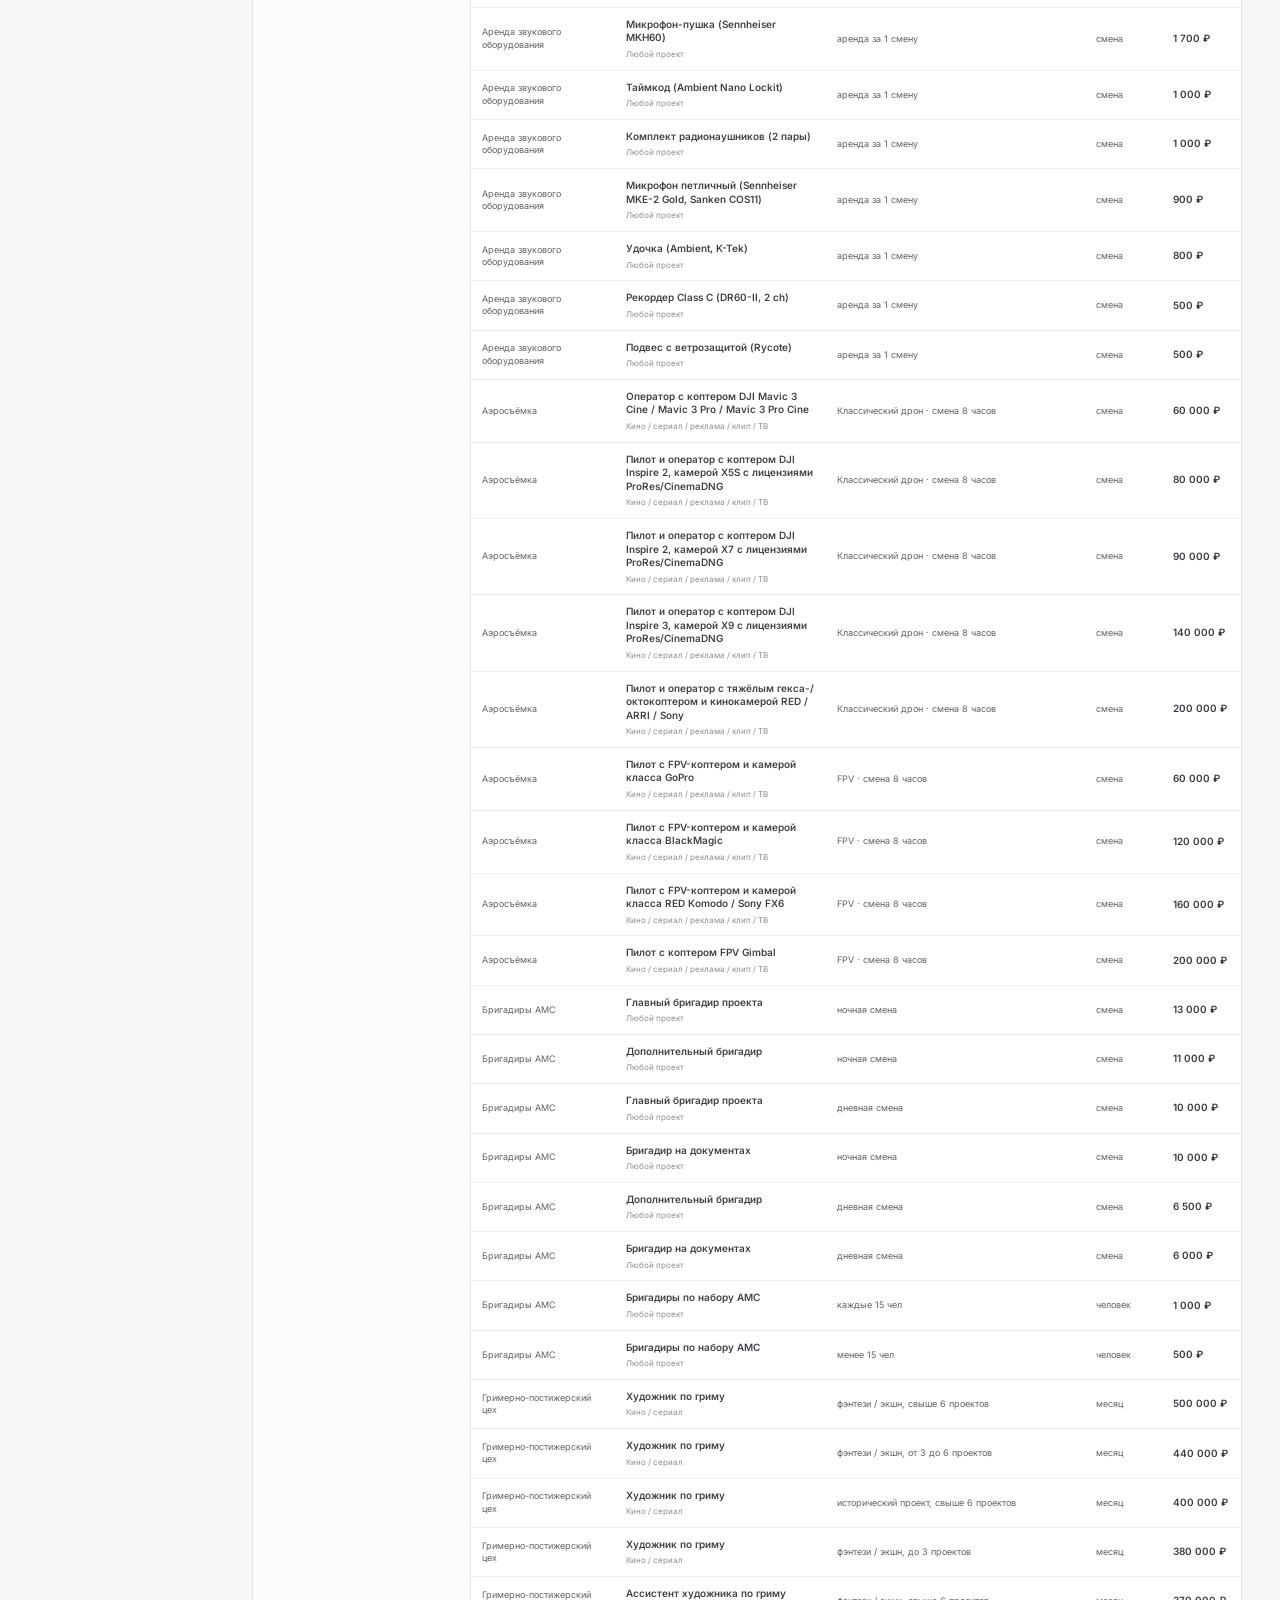
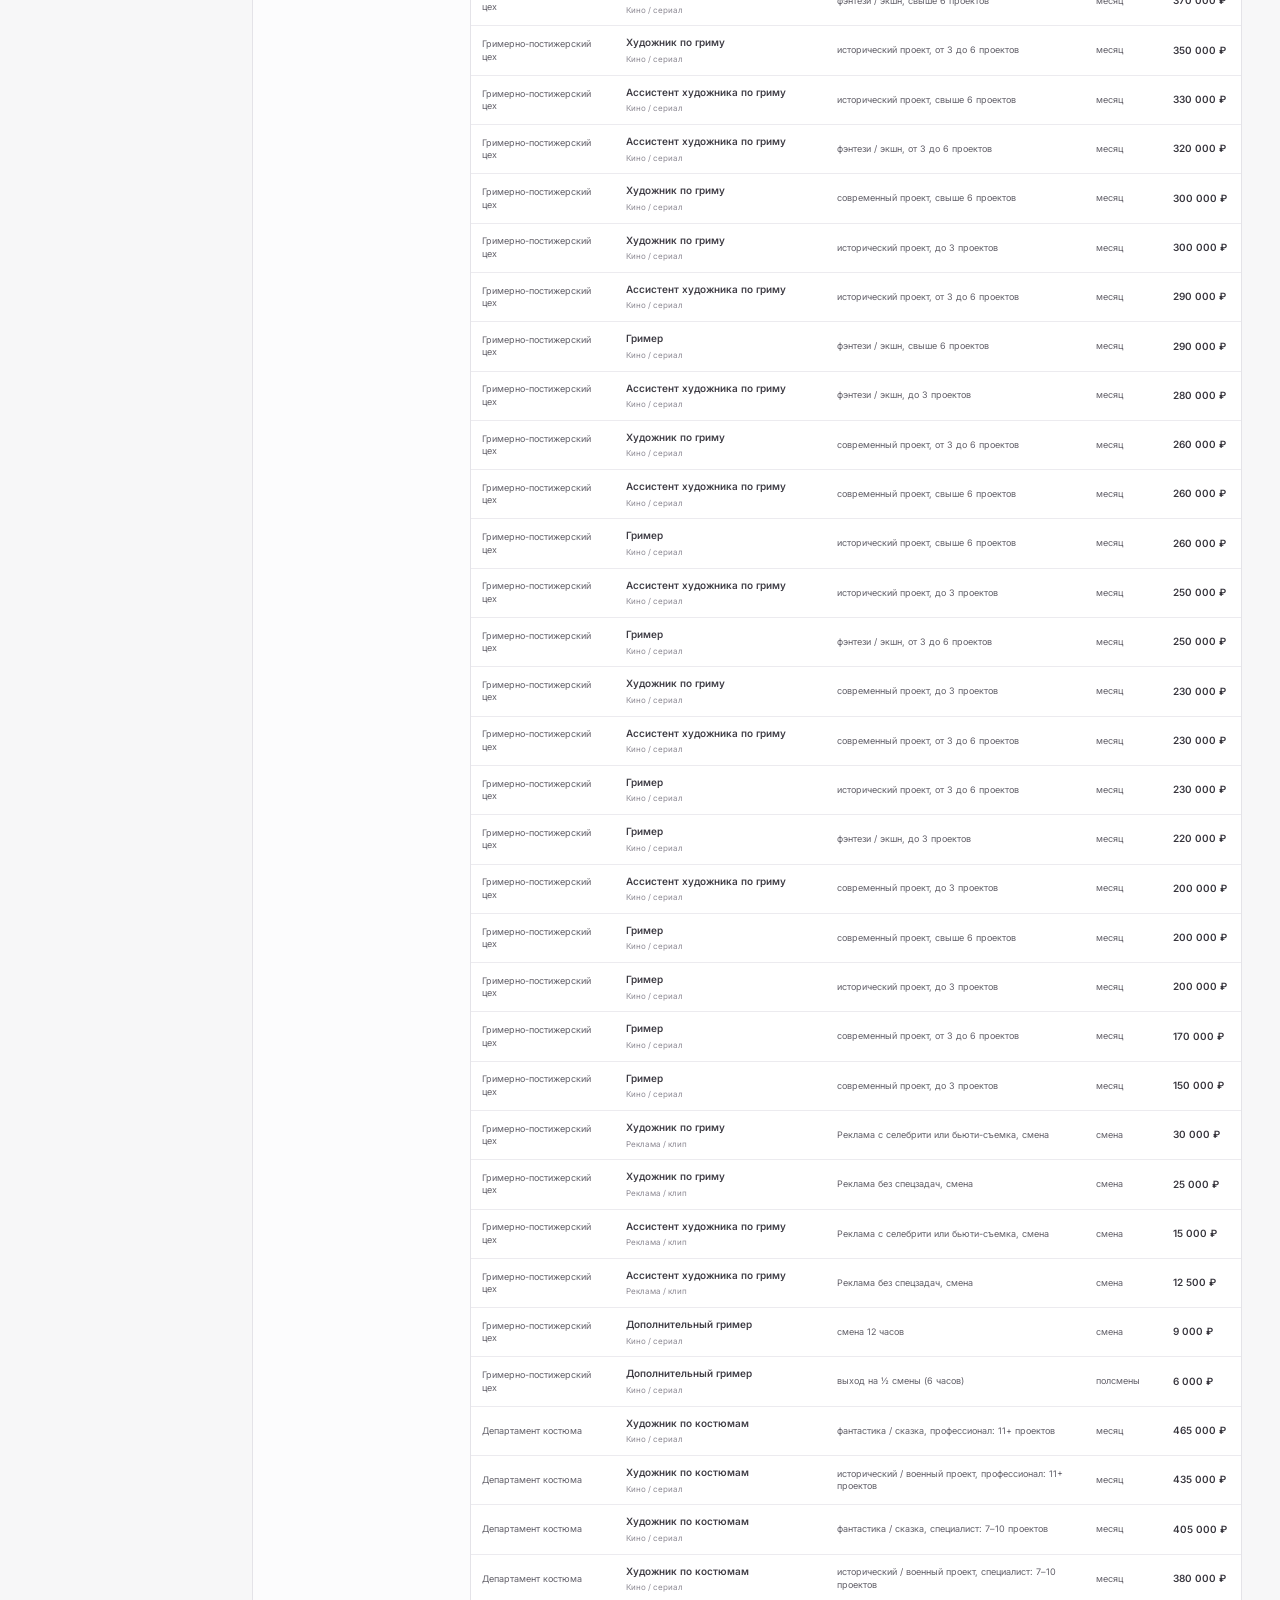
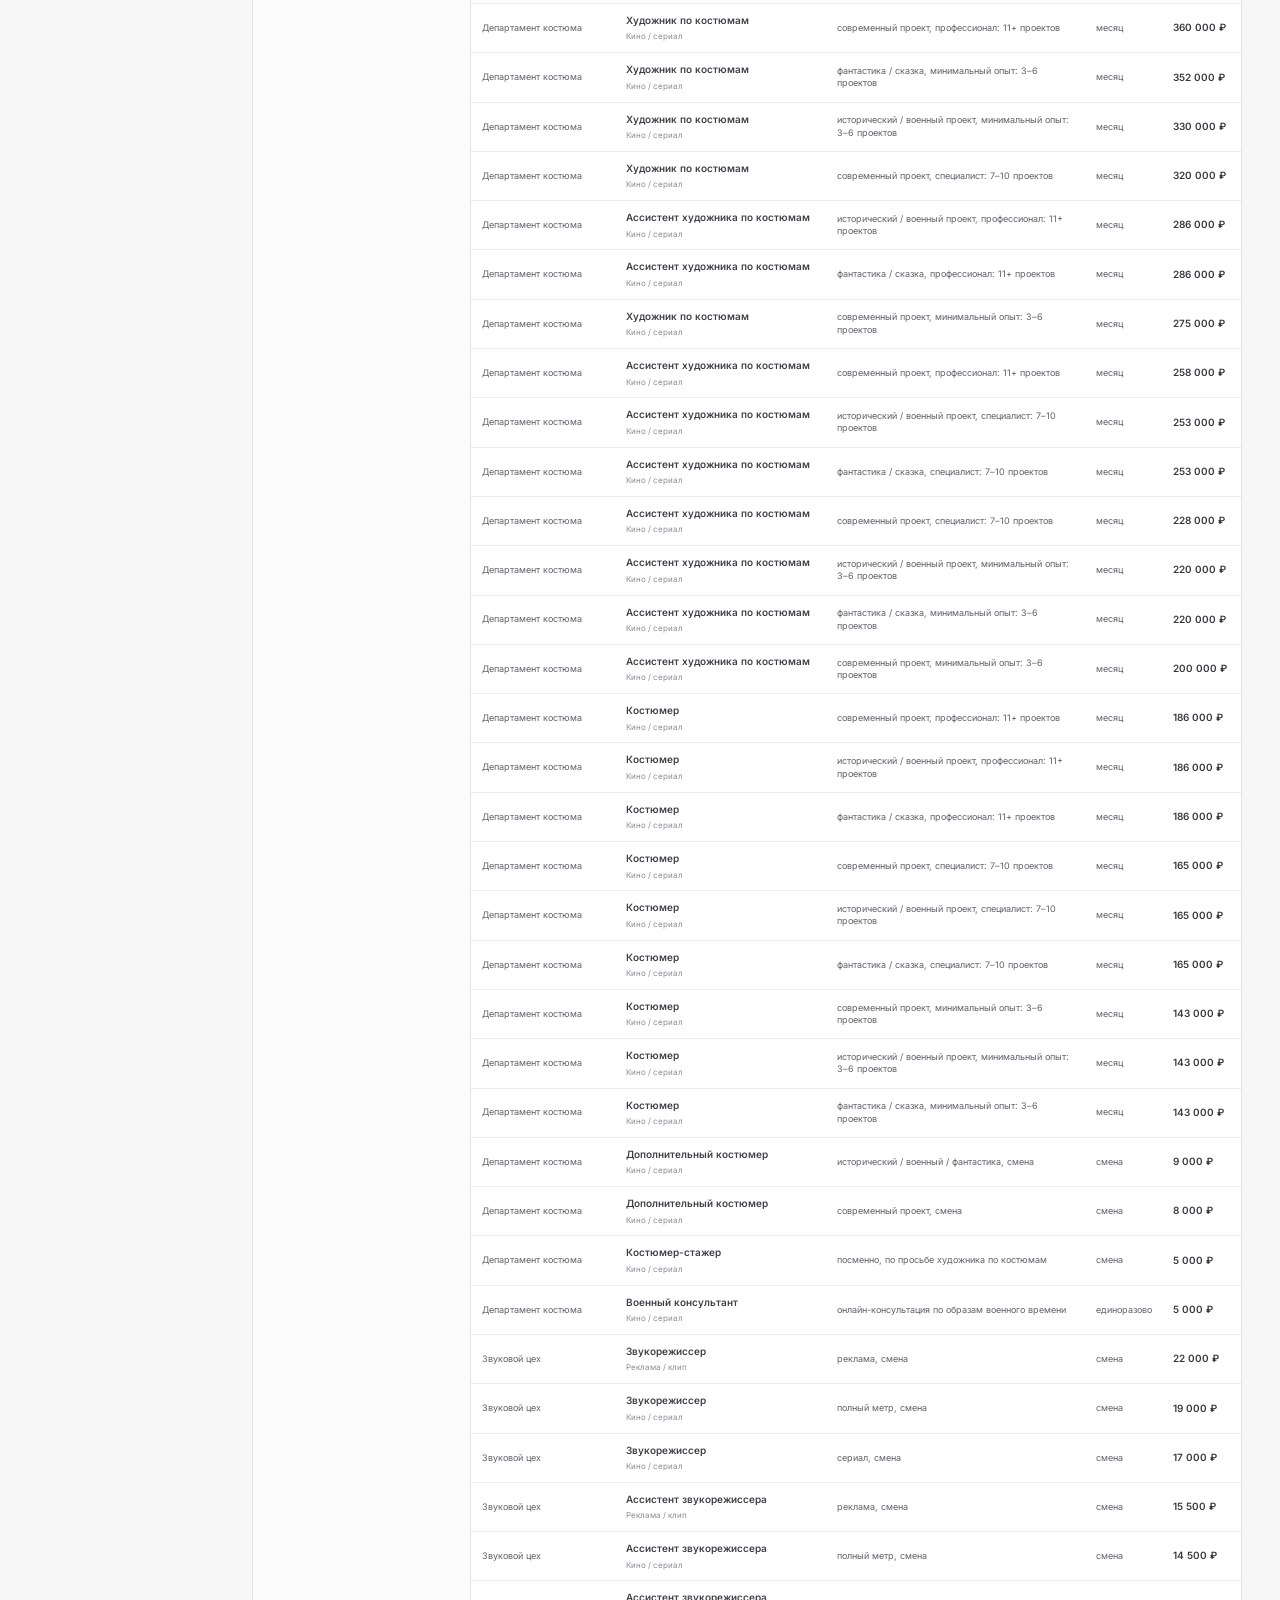
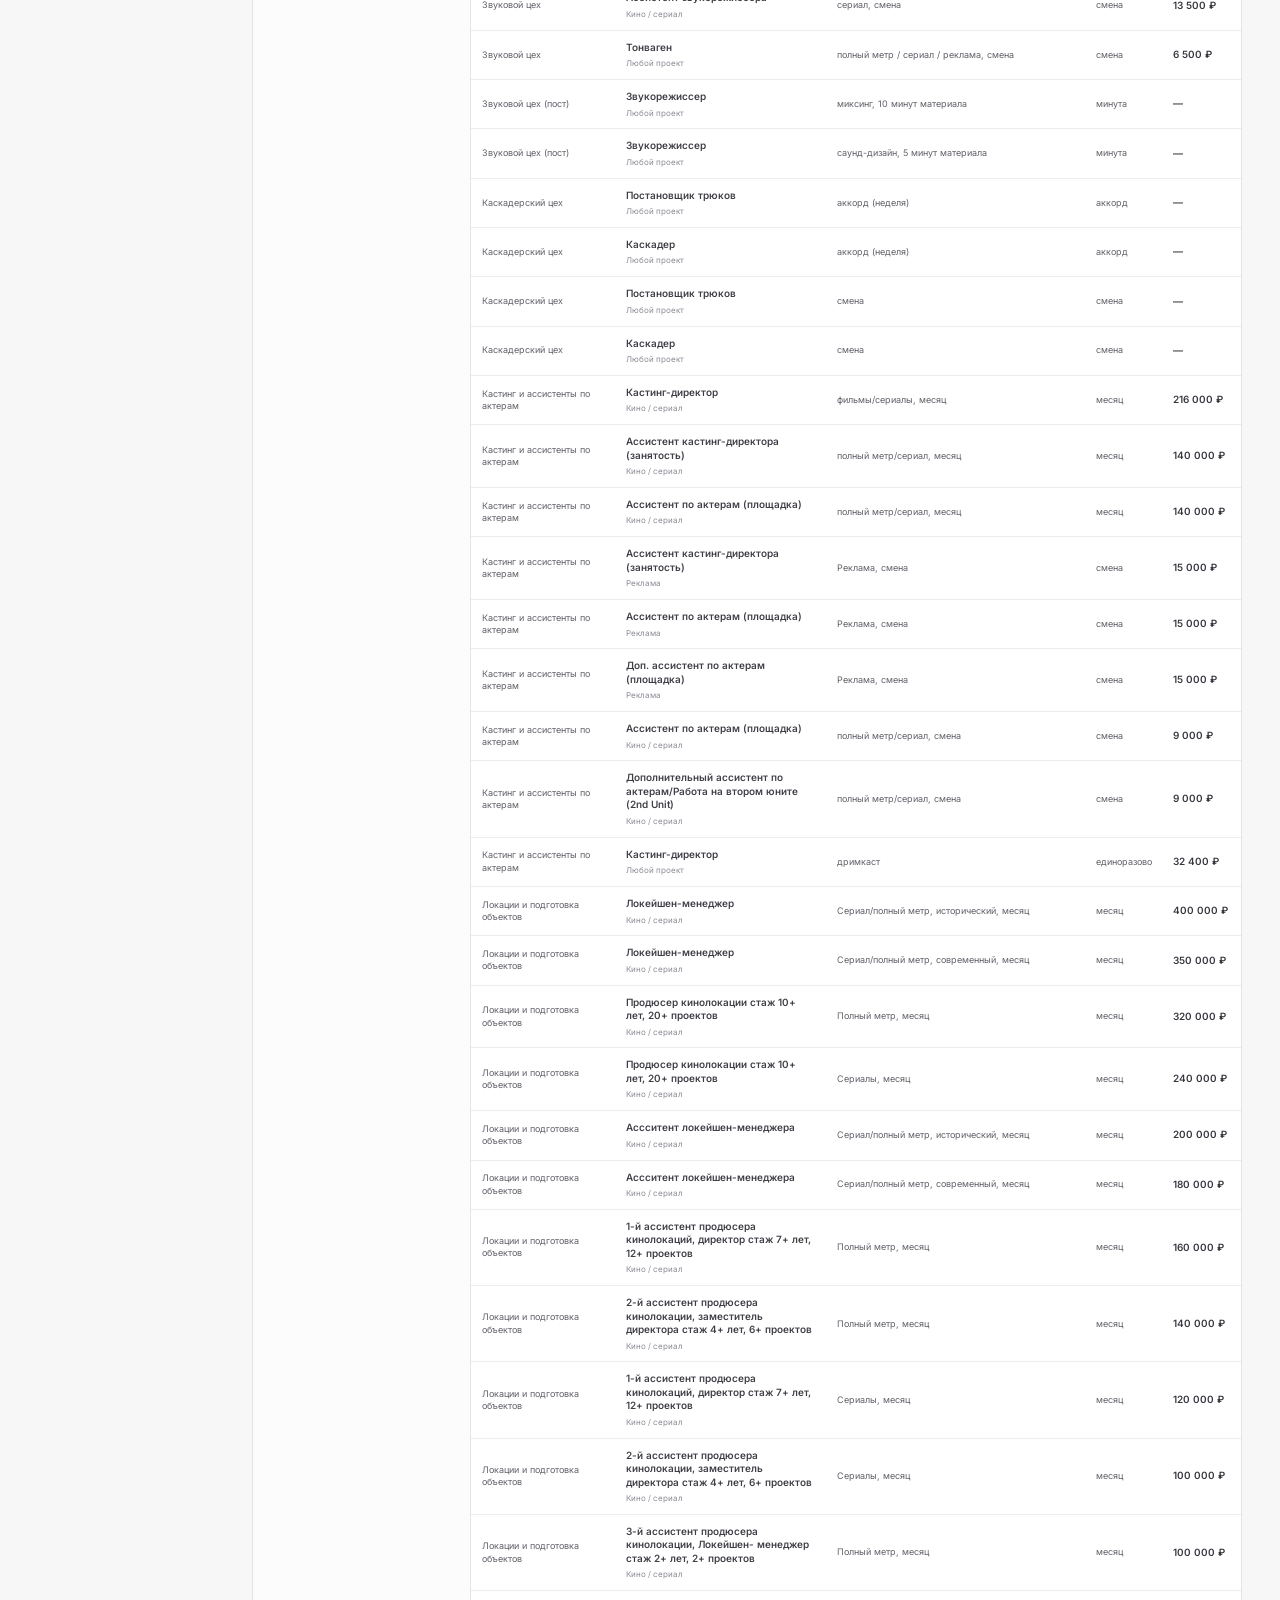
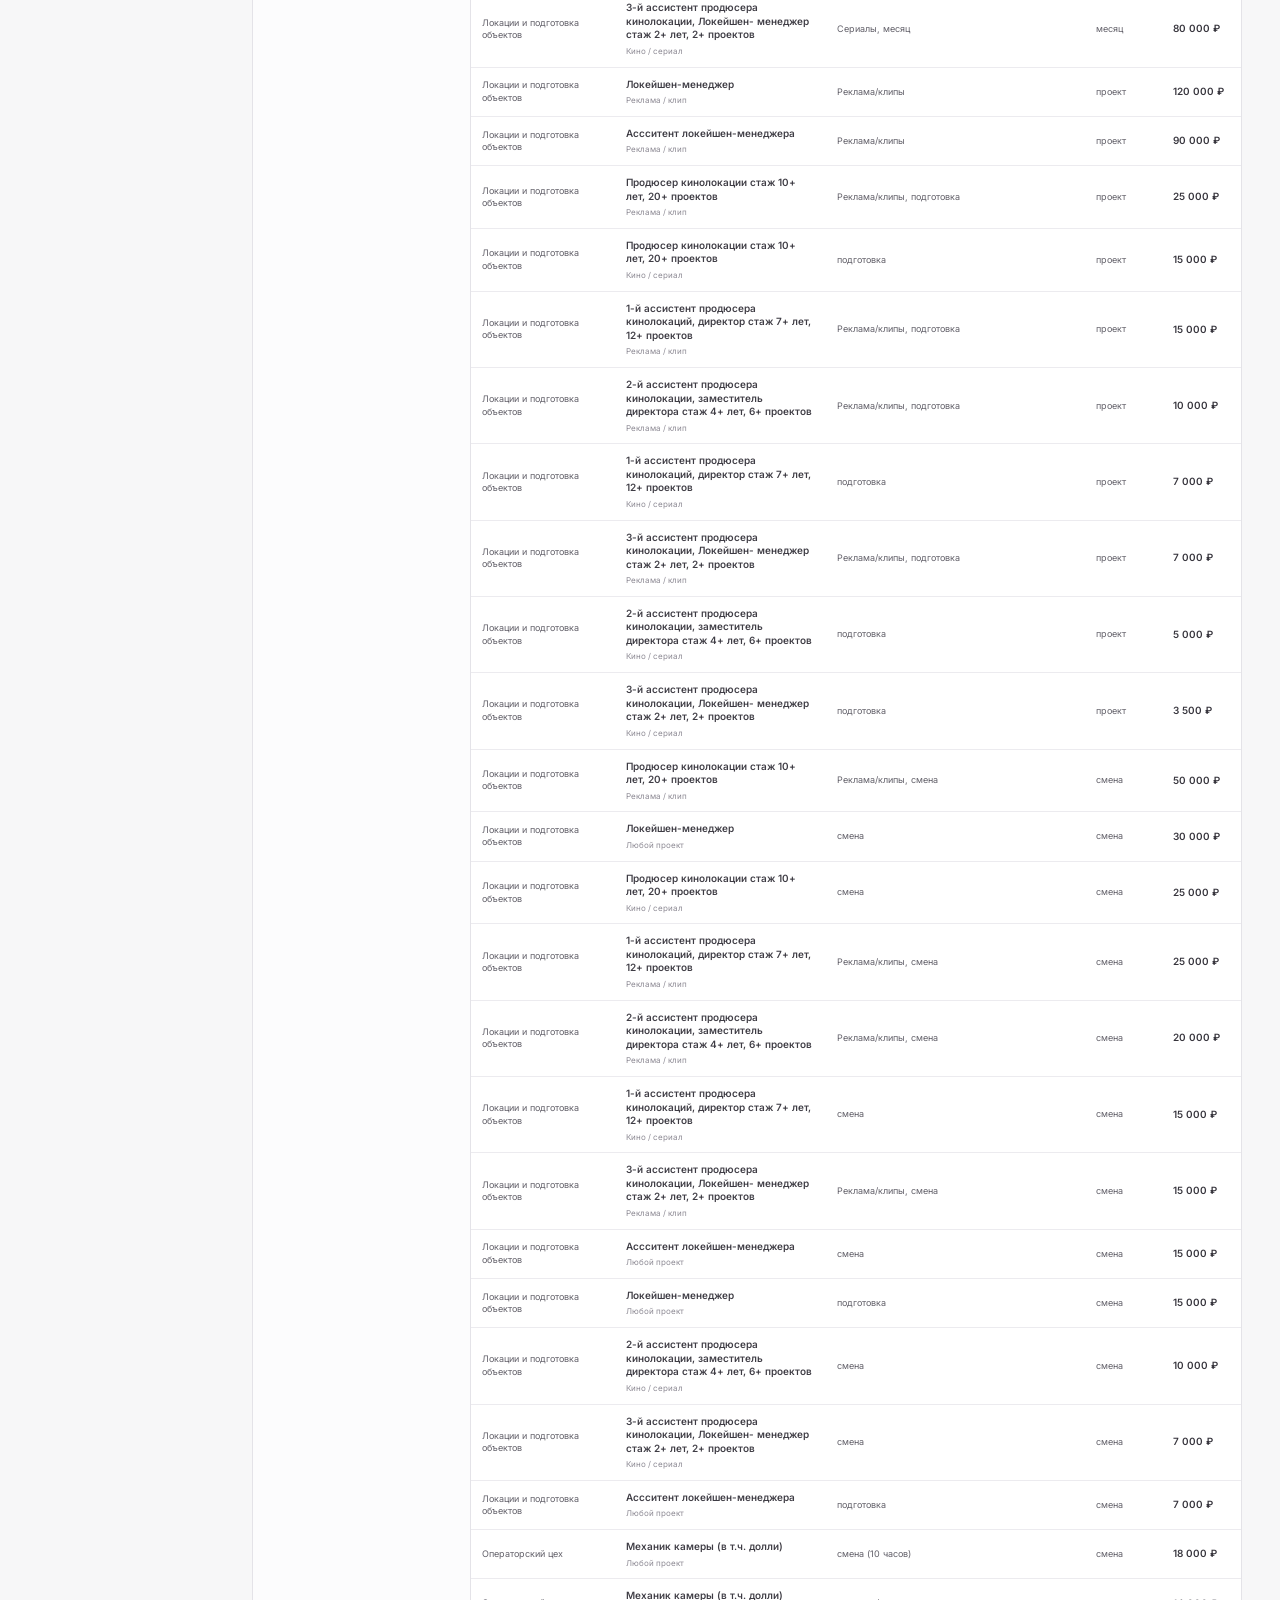
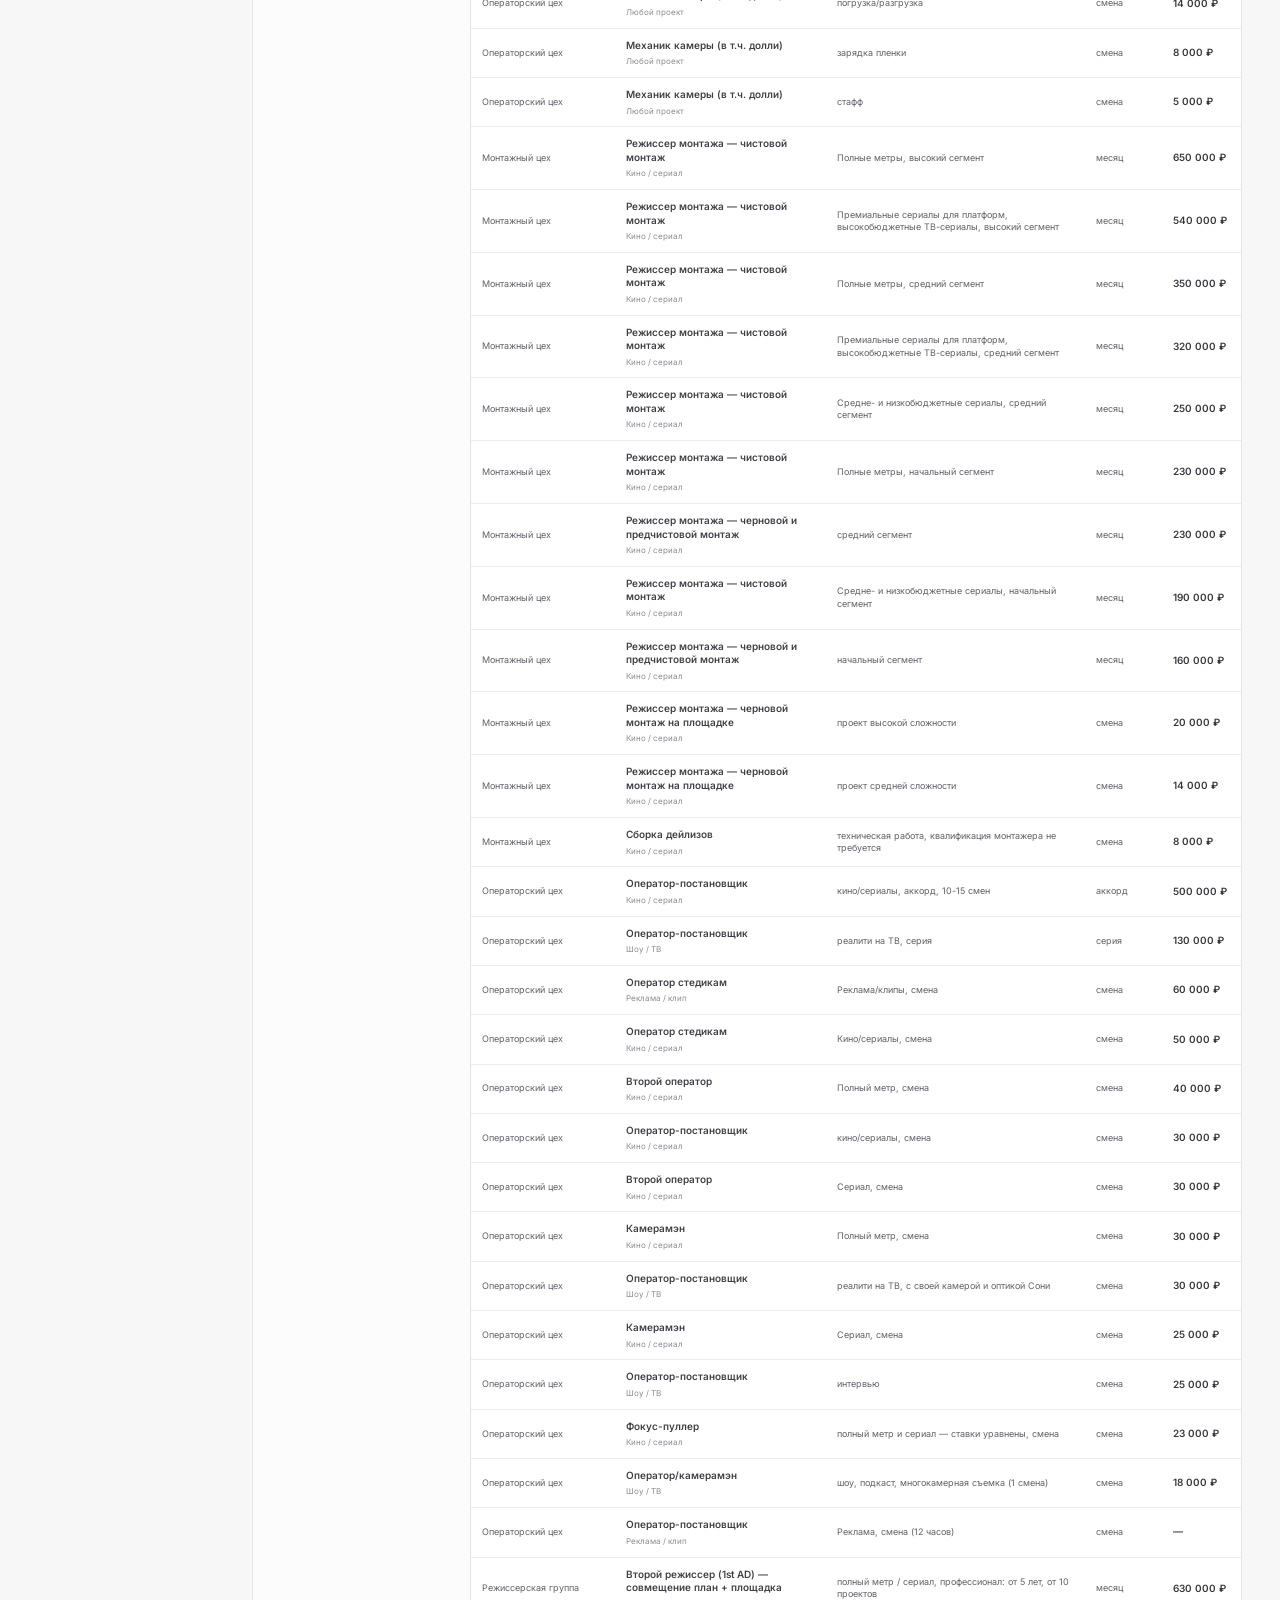
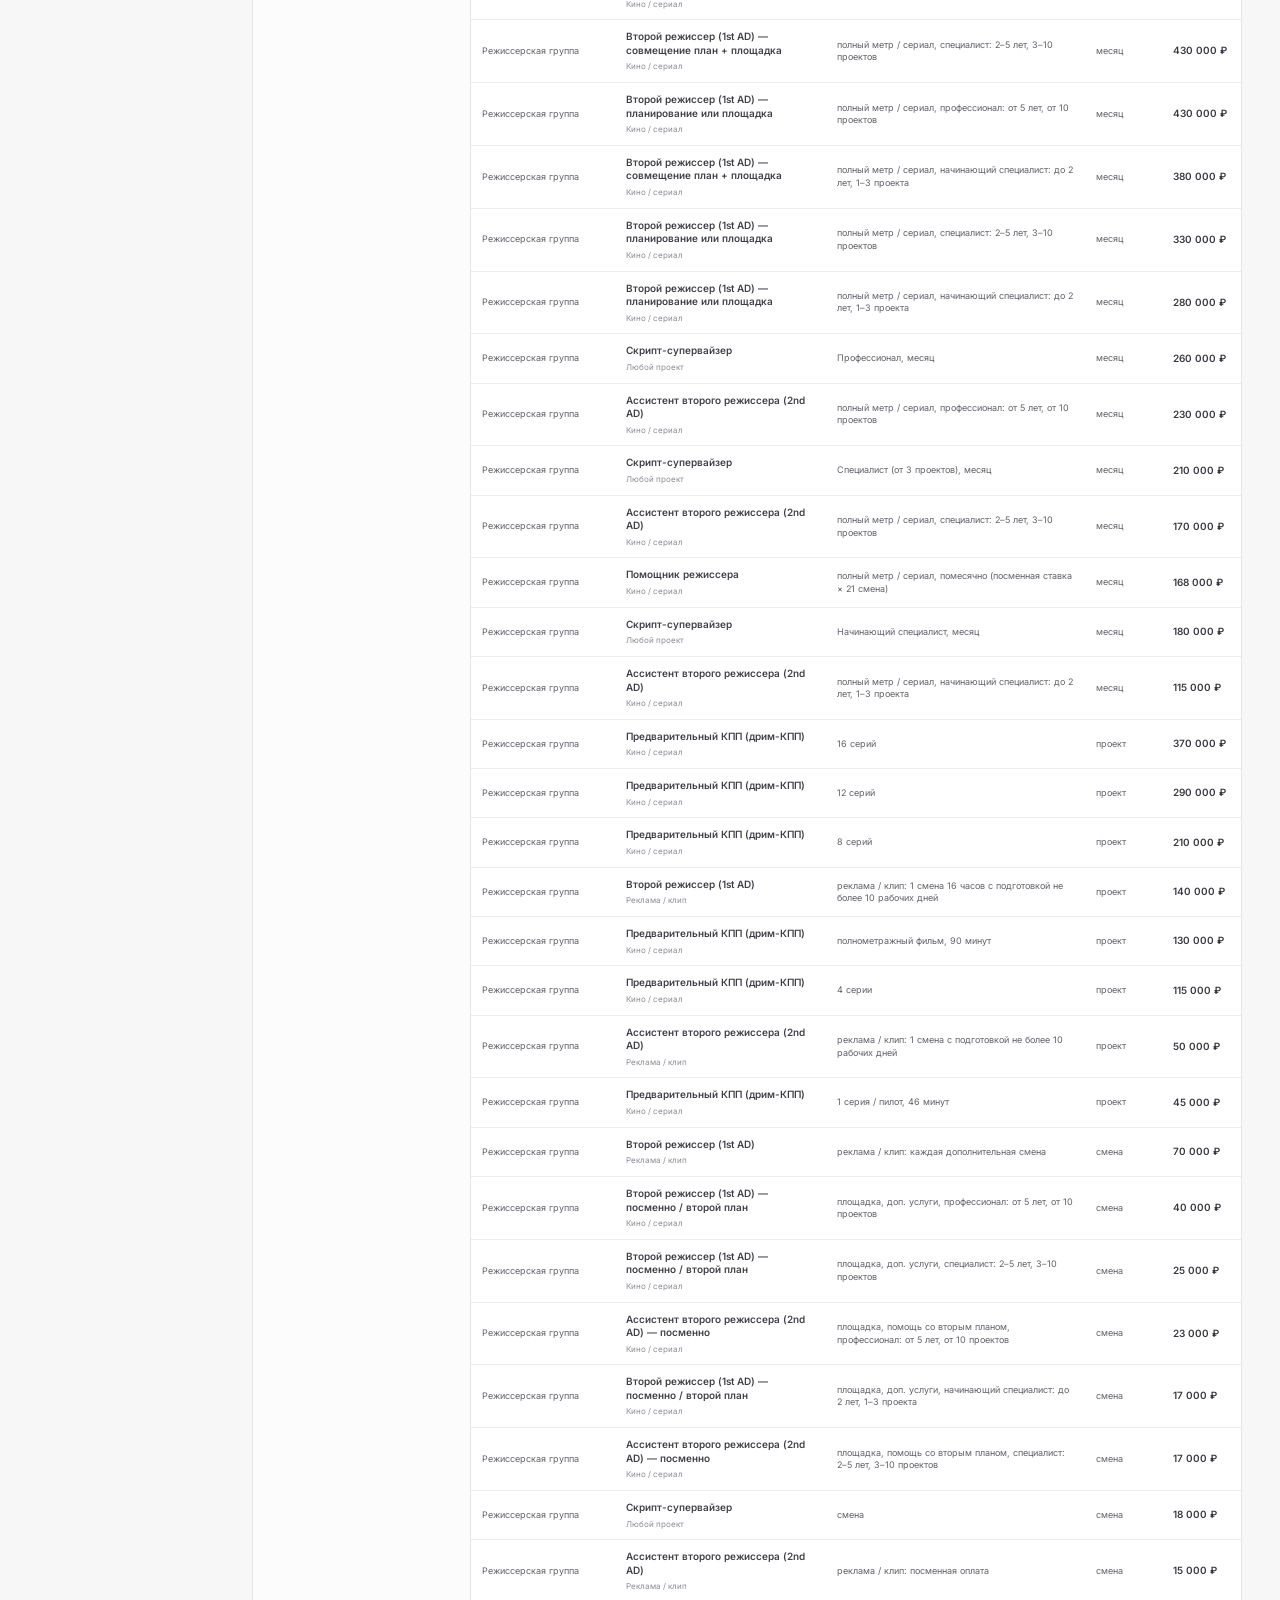
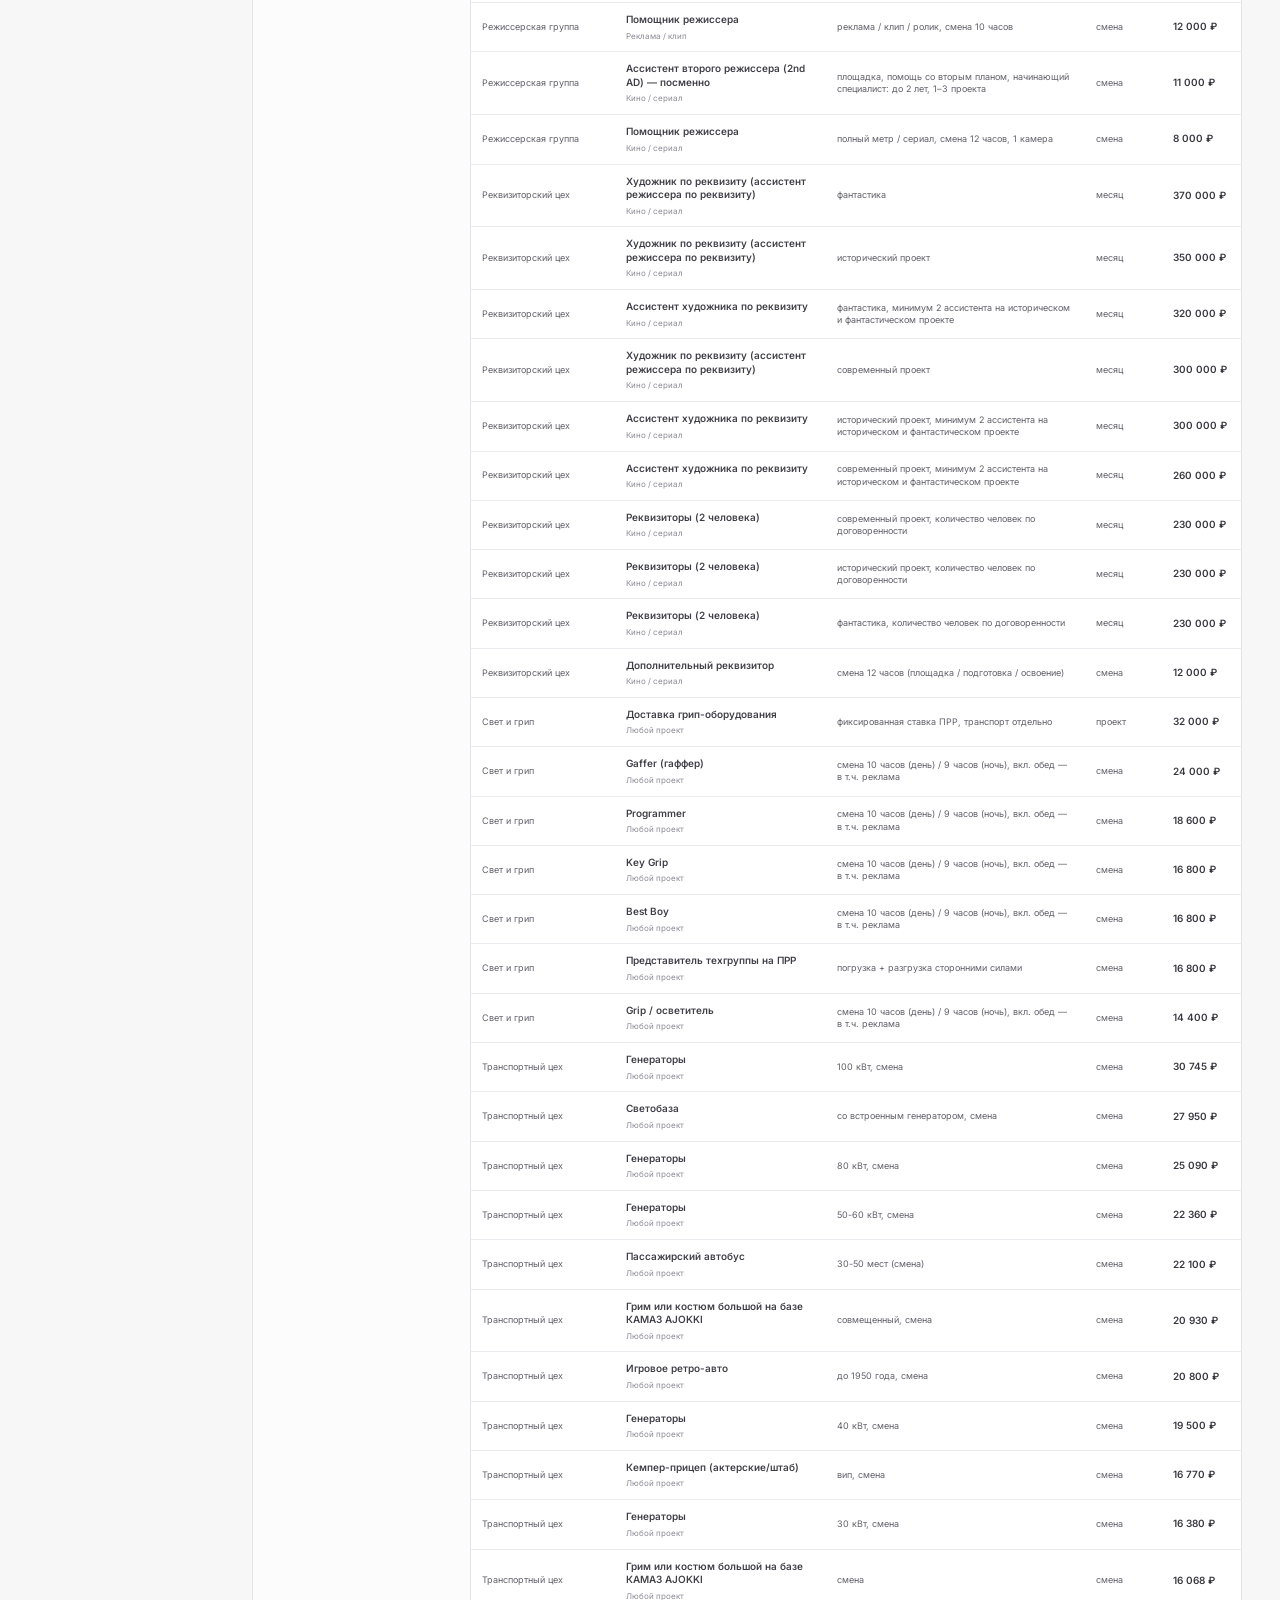
<file: preview-production-types/index.html>
<!doctype html>
<html lang="ru">
<head>
  <meta charset="utf-8">
  <meta name="viewport" content="width=device-width,initial-scale=1">
  <title>KinoRates — фильтр производства и обновления</title>
  <meta name="description" content="Скрытая тестовая версия фильтров и журнала обновлений KinoRates.">
  <meta name="robots" content="noindex, nofollow, noarchive">
  <meta name="googlebot" content="noindex, nofollow, noarchive">
  <meta name="referrer" content="no-referrer">
  <meta name="theme-color" content="#f7f7f8">
  <link rel="icon" href="data:,">
  <link rel="preconnect" href="https://fonts.googleapis.com">
  <link rel="preconnect" href="https://fonts.gstatic.com" crossorigin>
  <link href="https://fonts.googleapis.com/css2?family=Inter:wght@400;500;600&display=swap" rel="stylesheet">
  <link rel="stylesheet" href="app.css?v=20260820-20">
</head>
<body>
  <div id="app"></div>
  <script src="../rates-data.js?v=20260820-18"></script>
  <script src="../production-type-filter.js?v=20260820-20"></script>
  <script src="../site-updates-data.js?v=20260820-20"></script>
  <script src="app.js?v=20260820-20"></script>
</body>
</html>
</file>
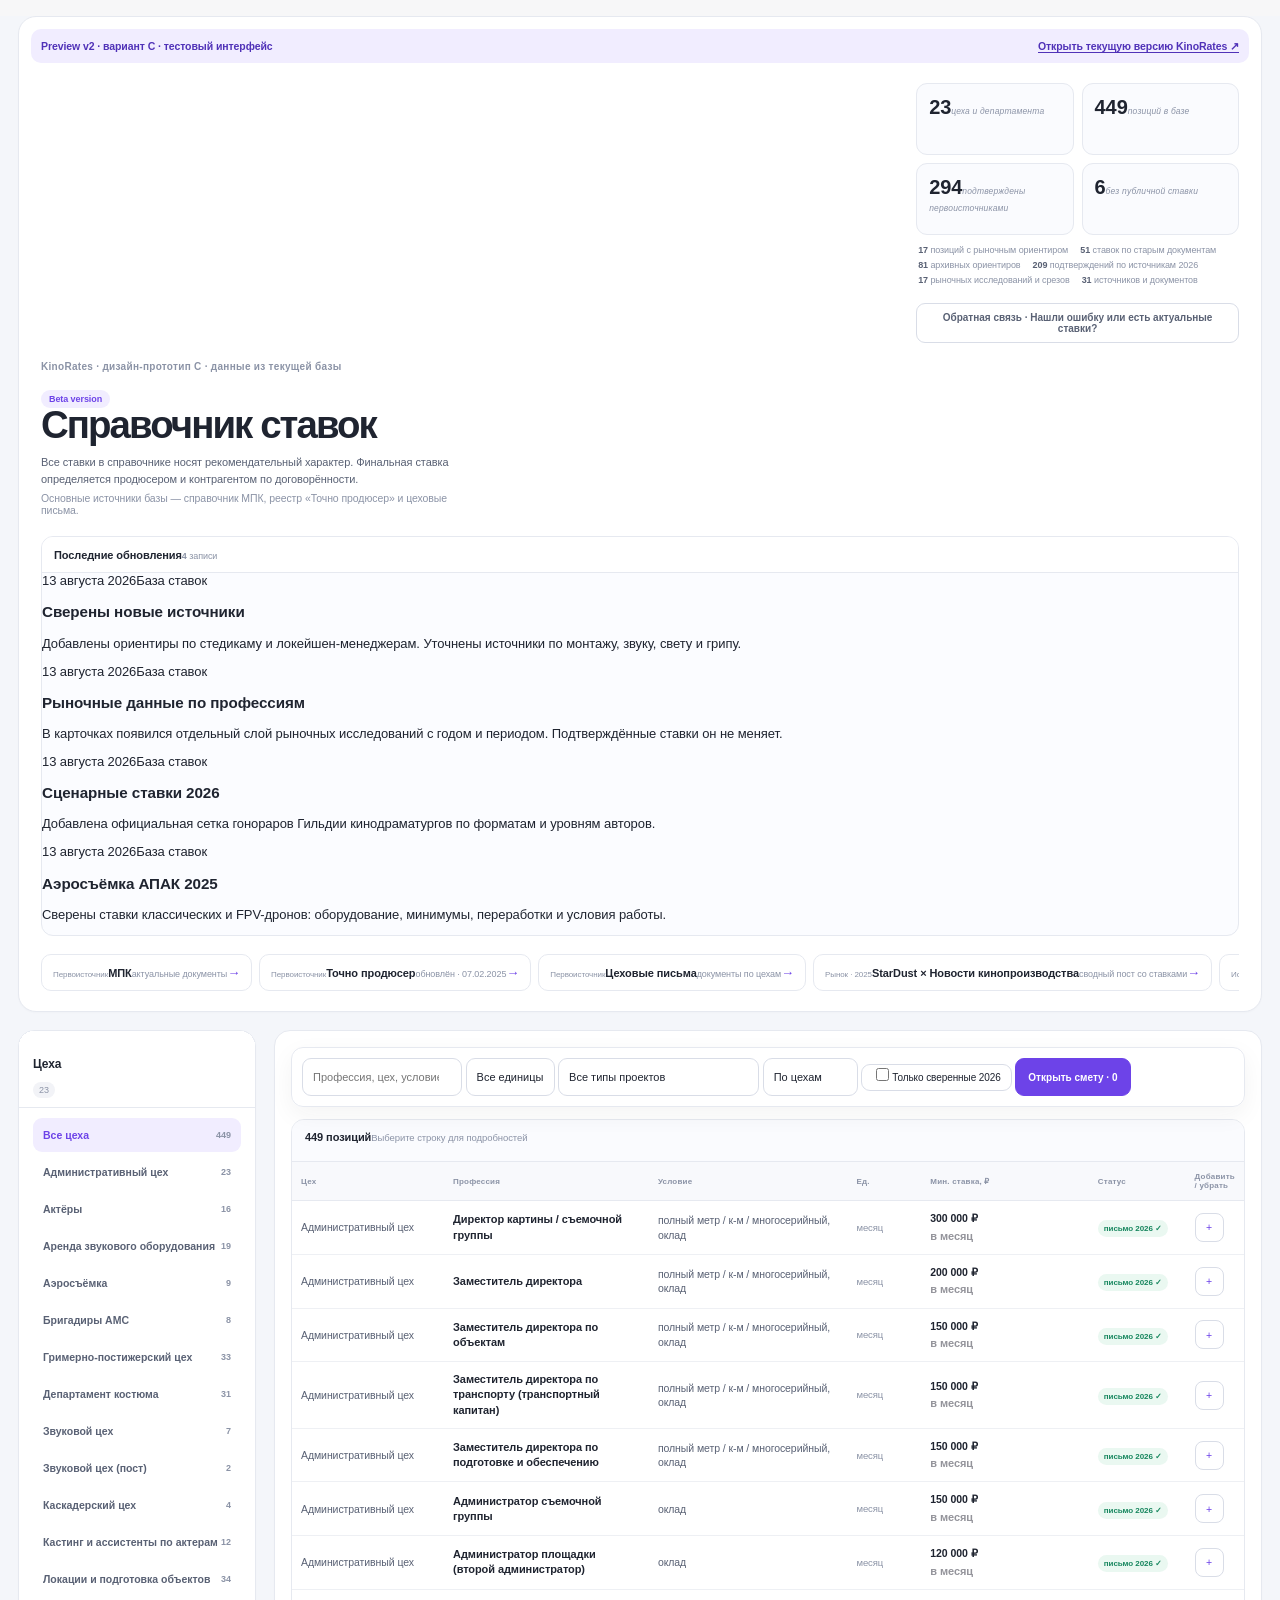
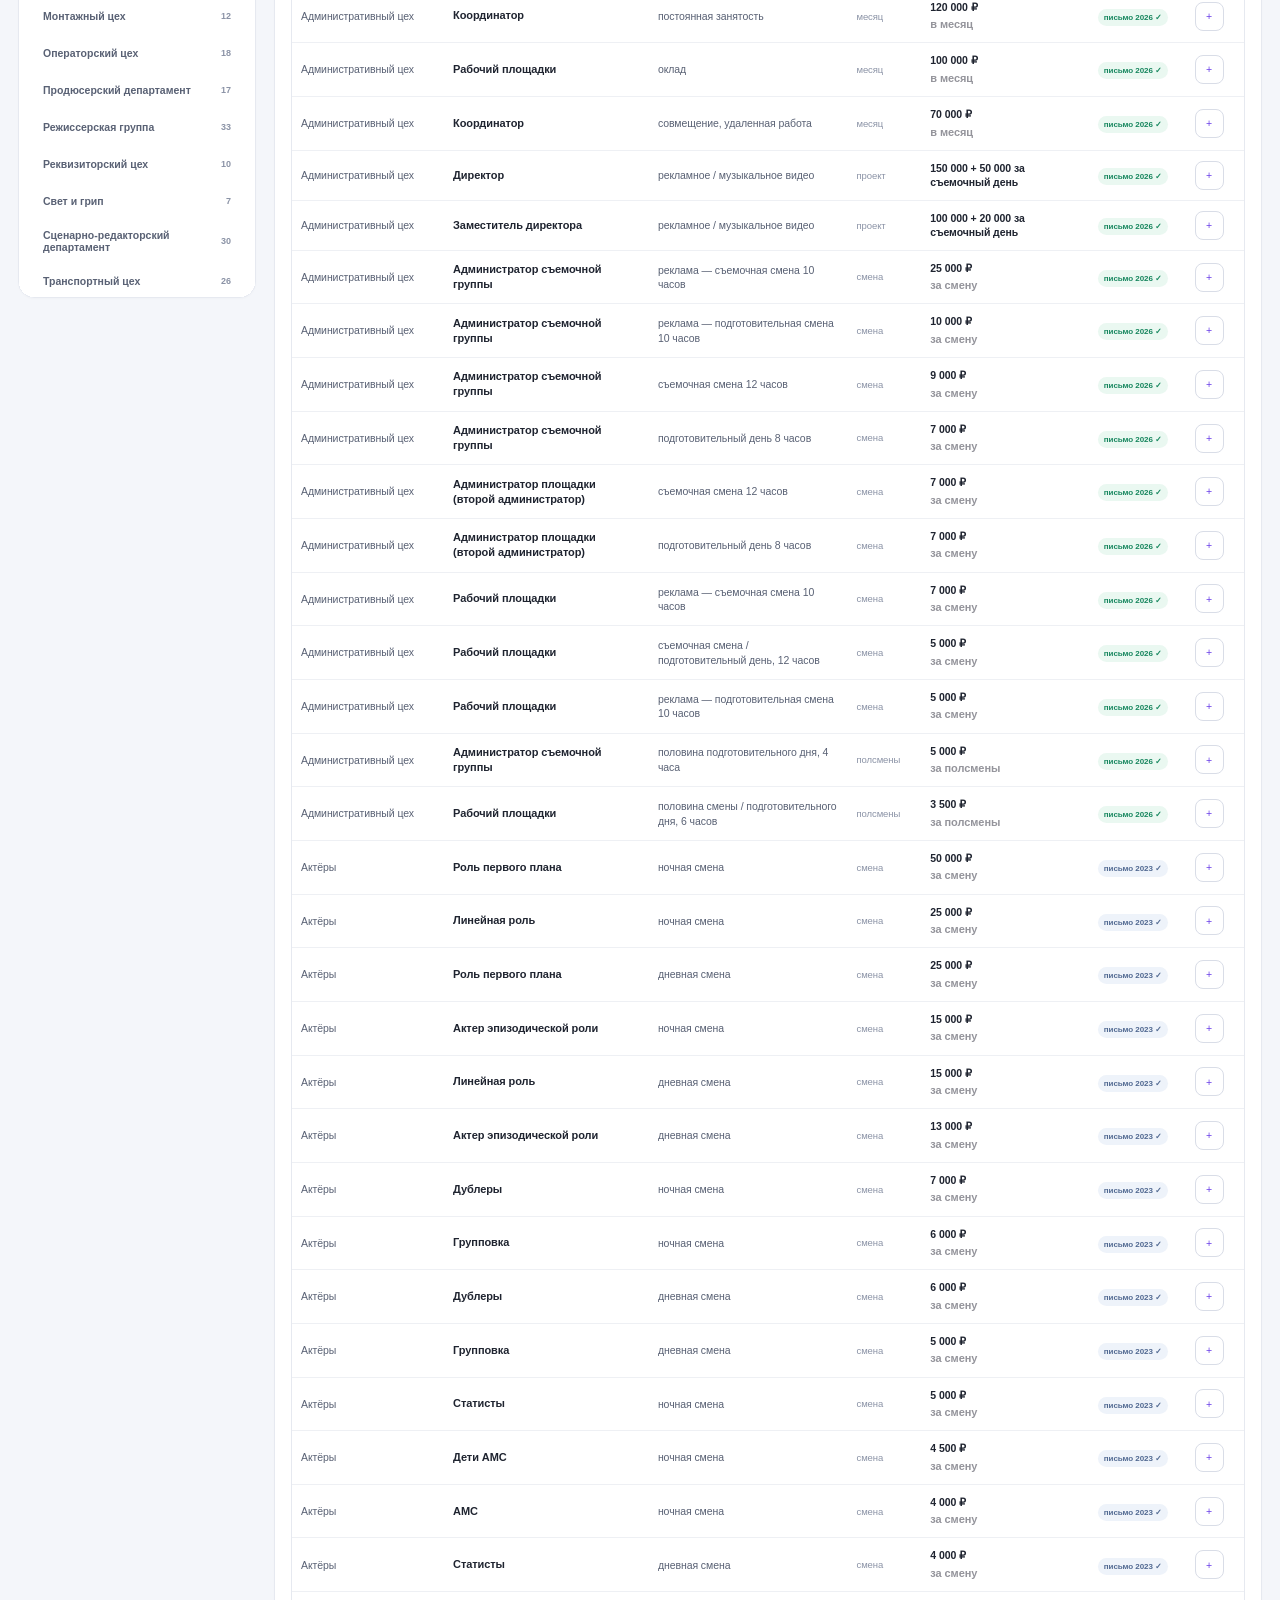
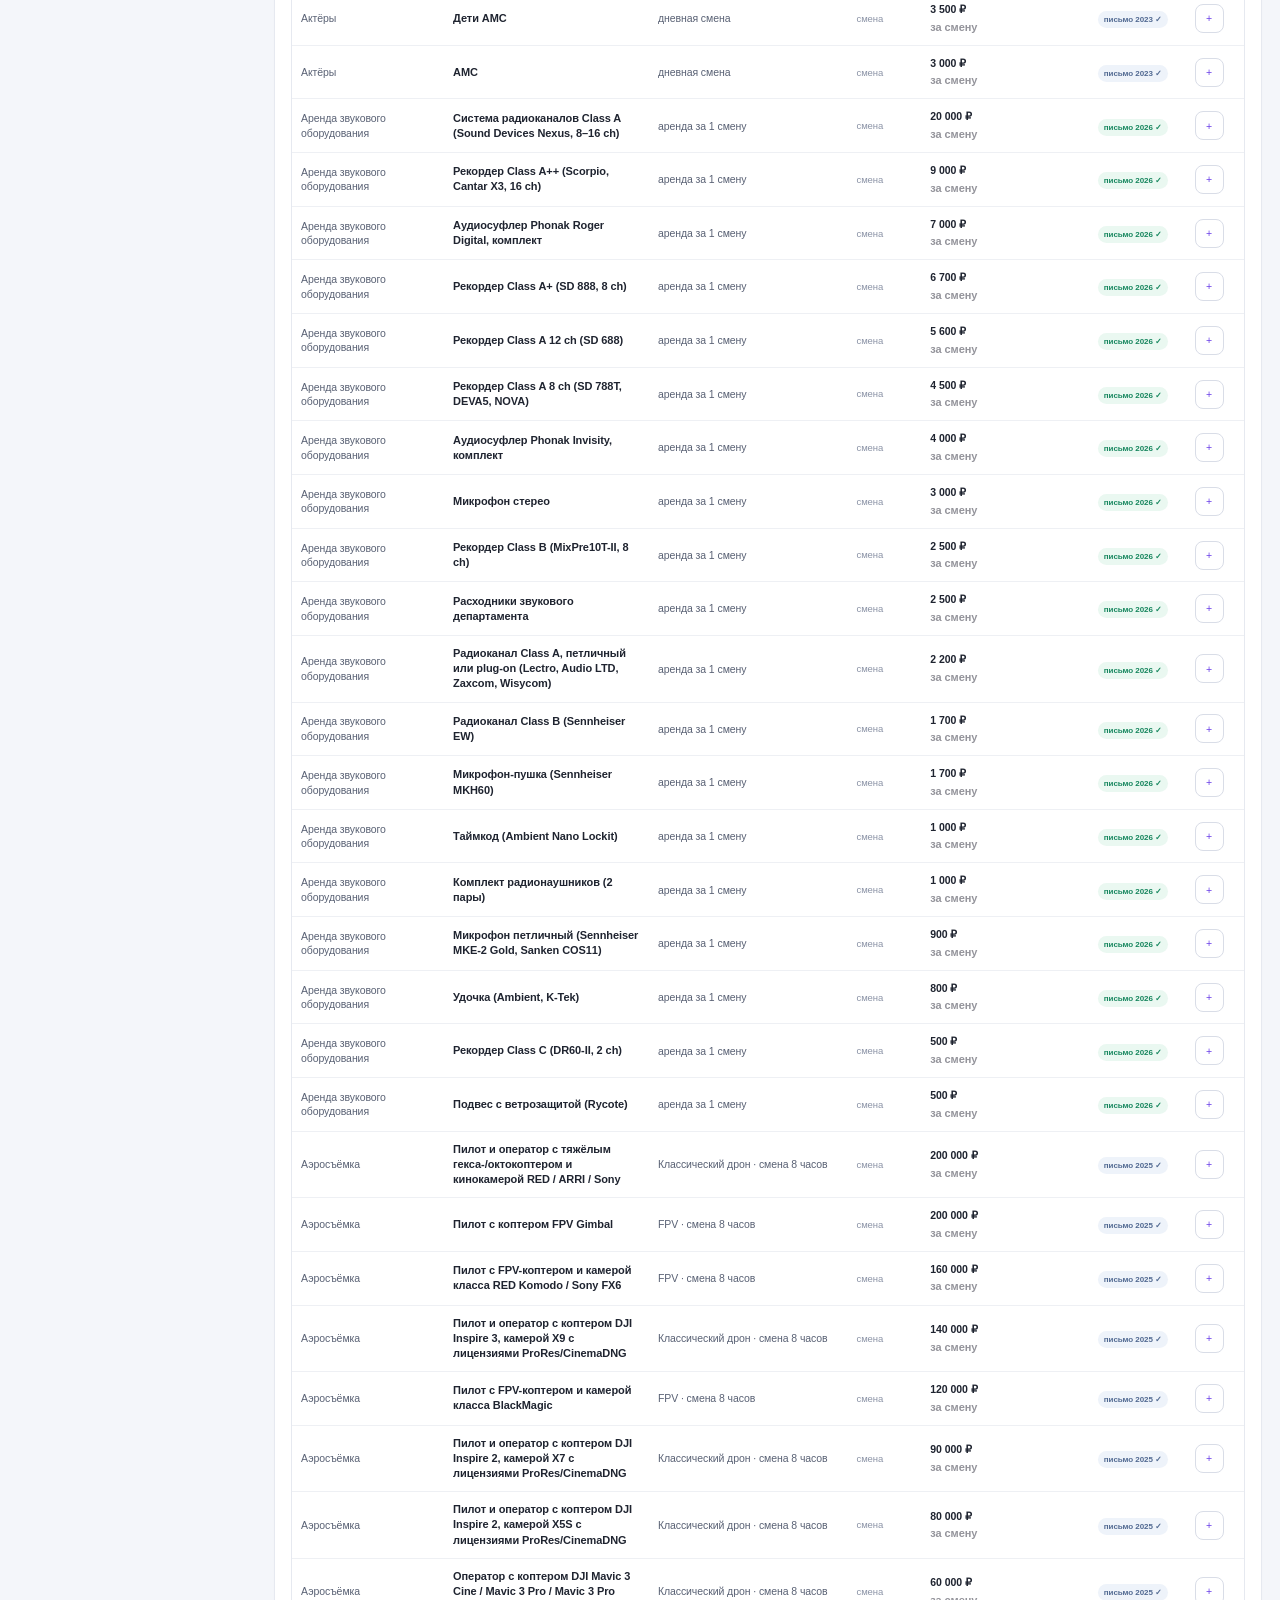
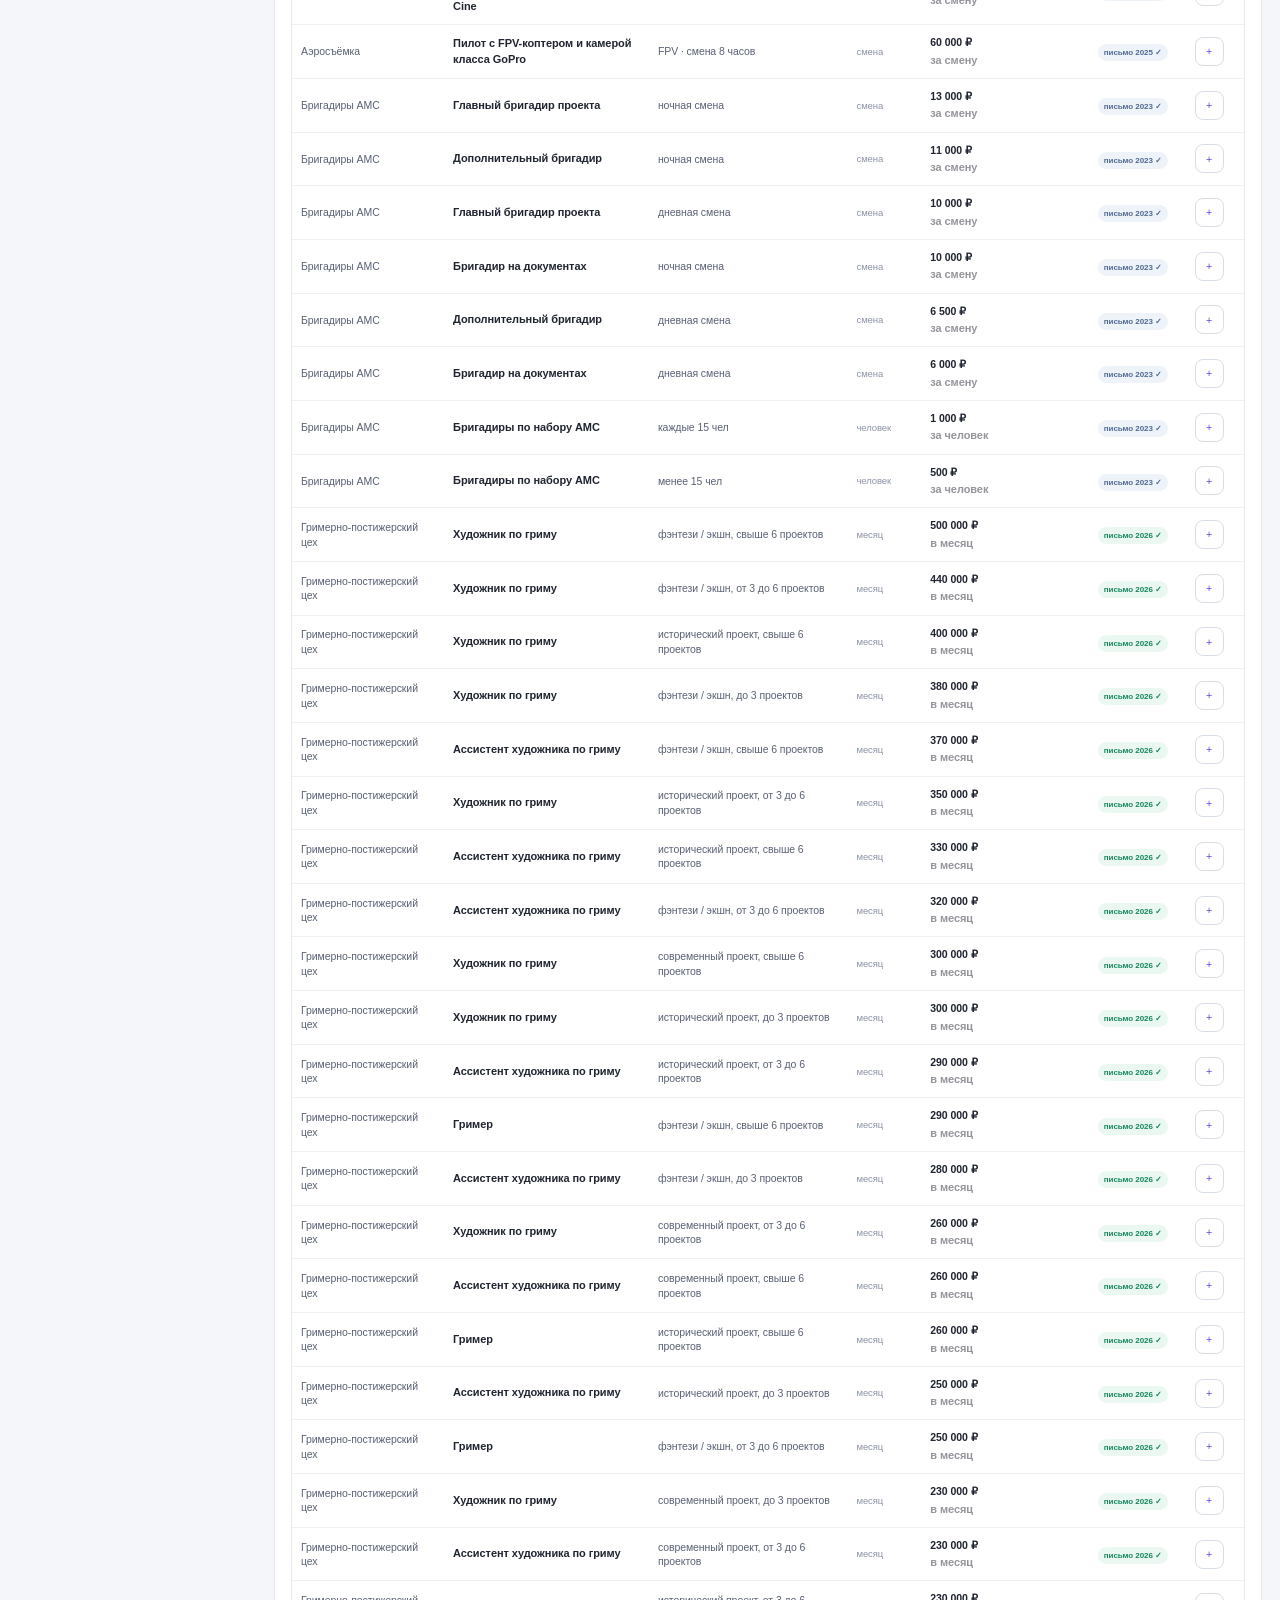
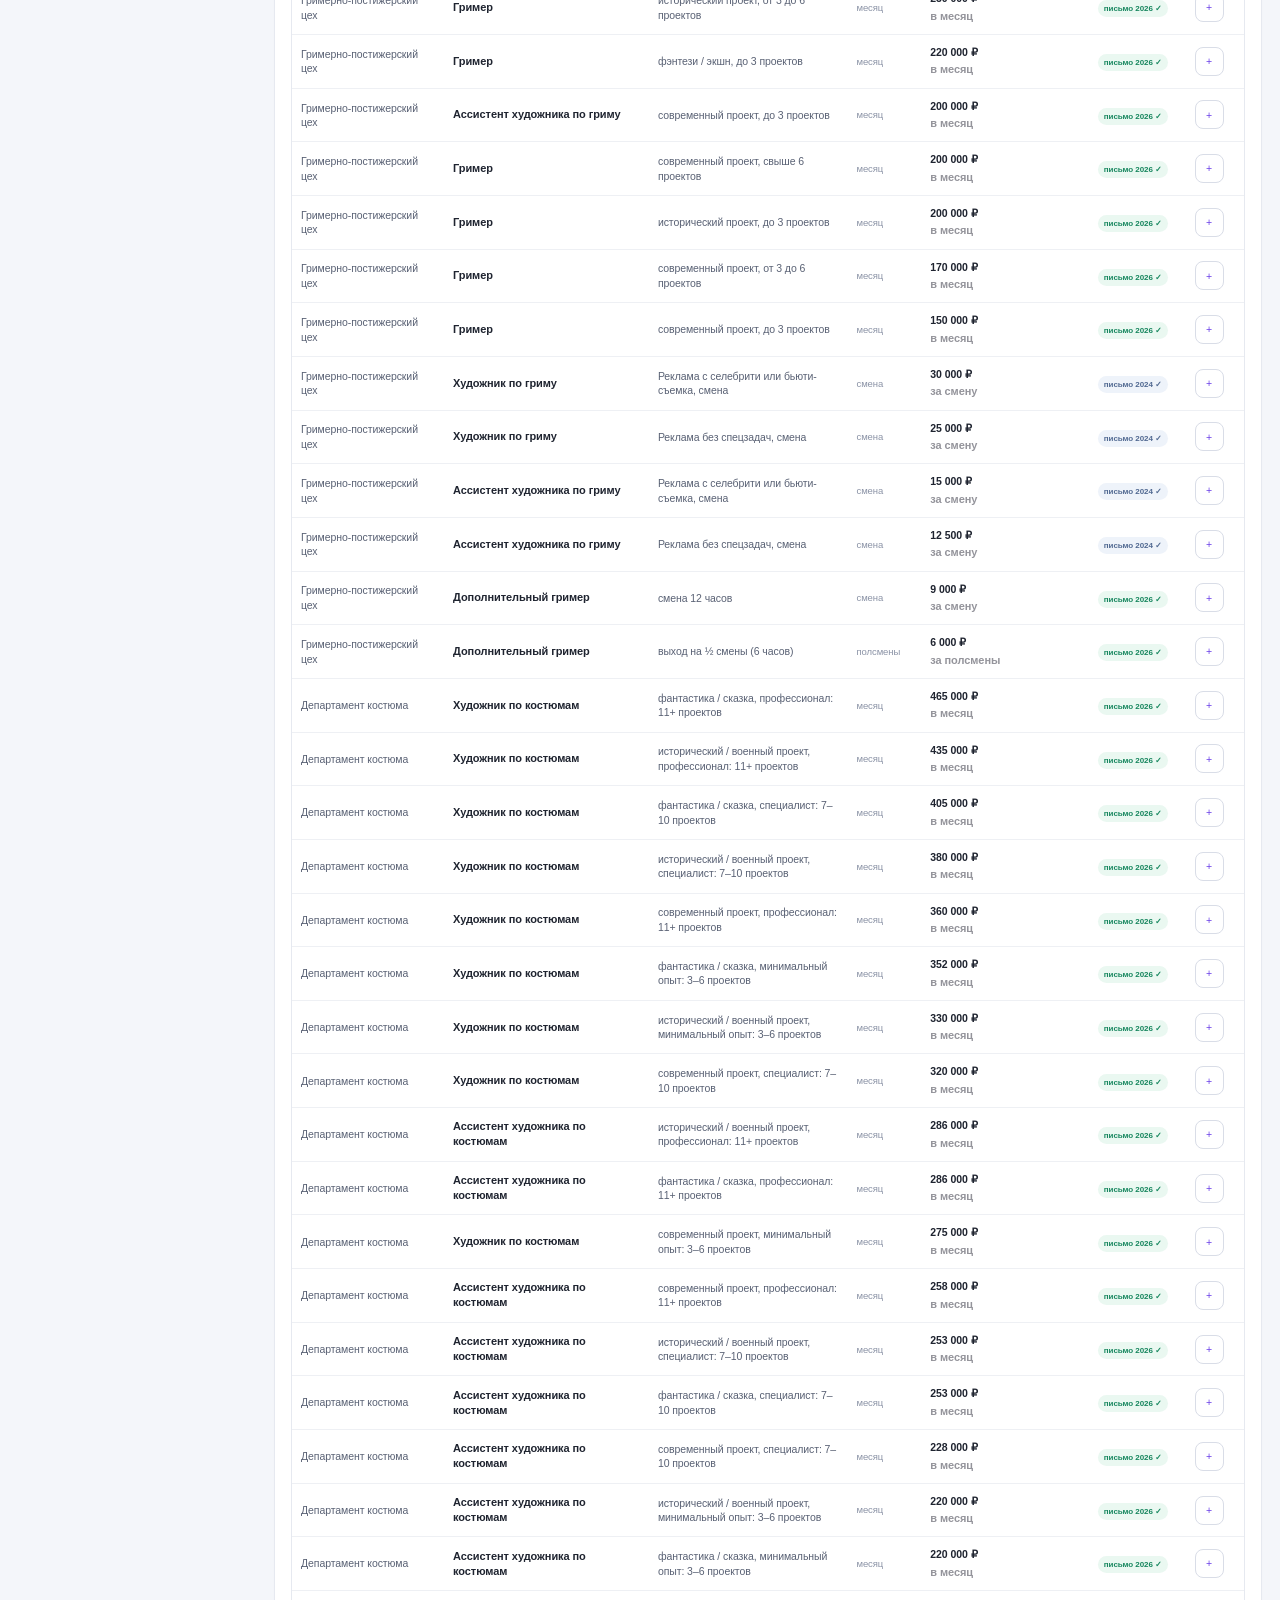
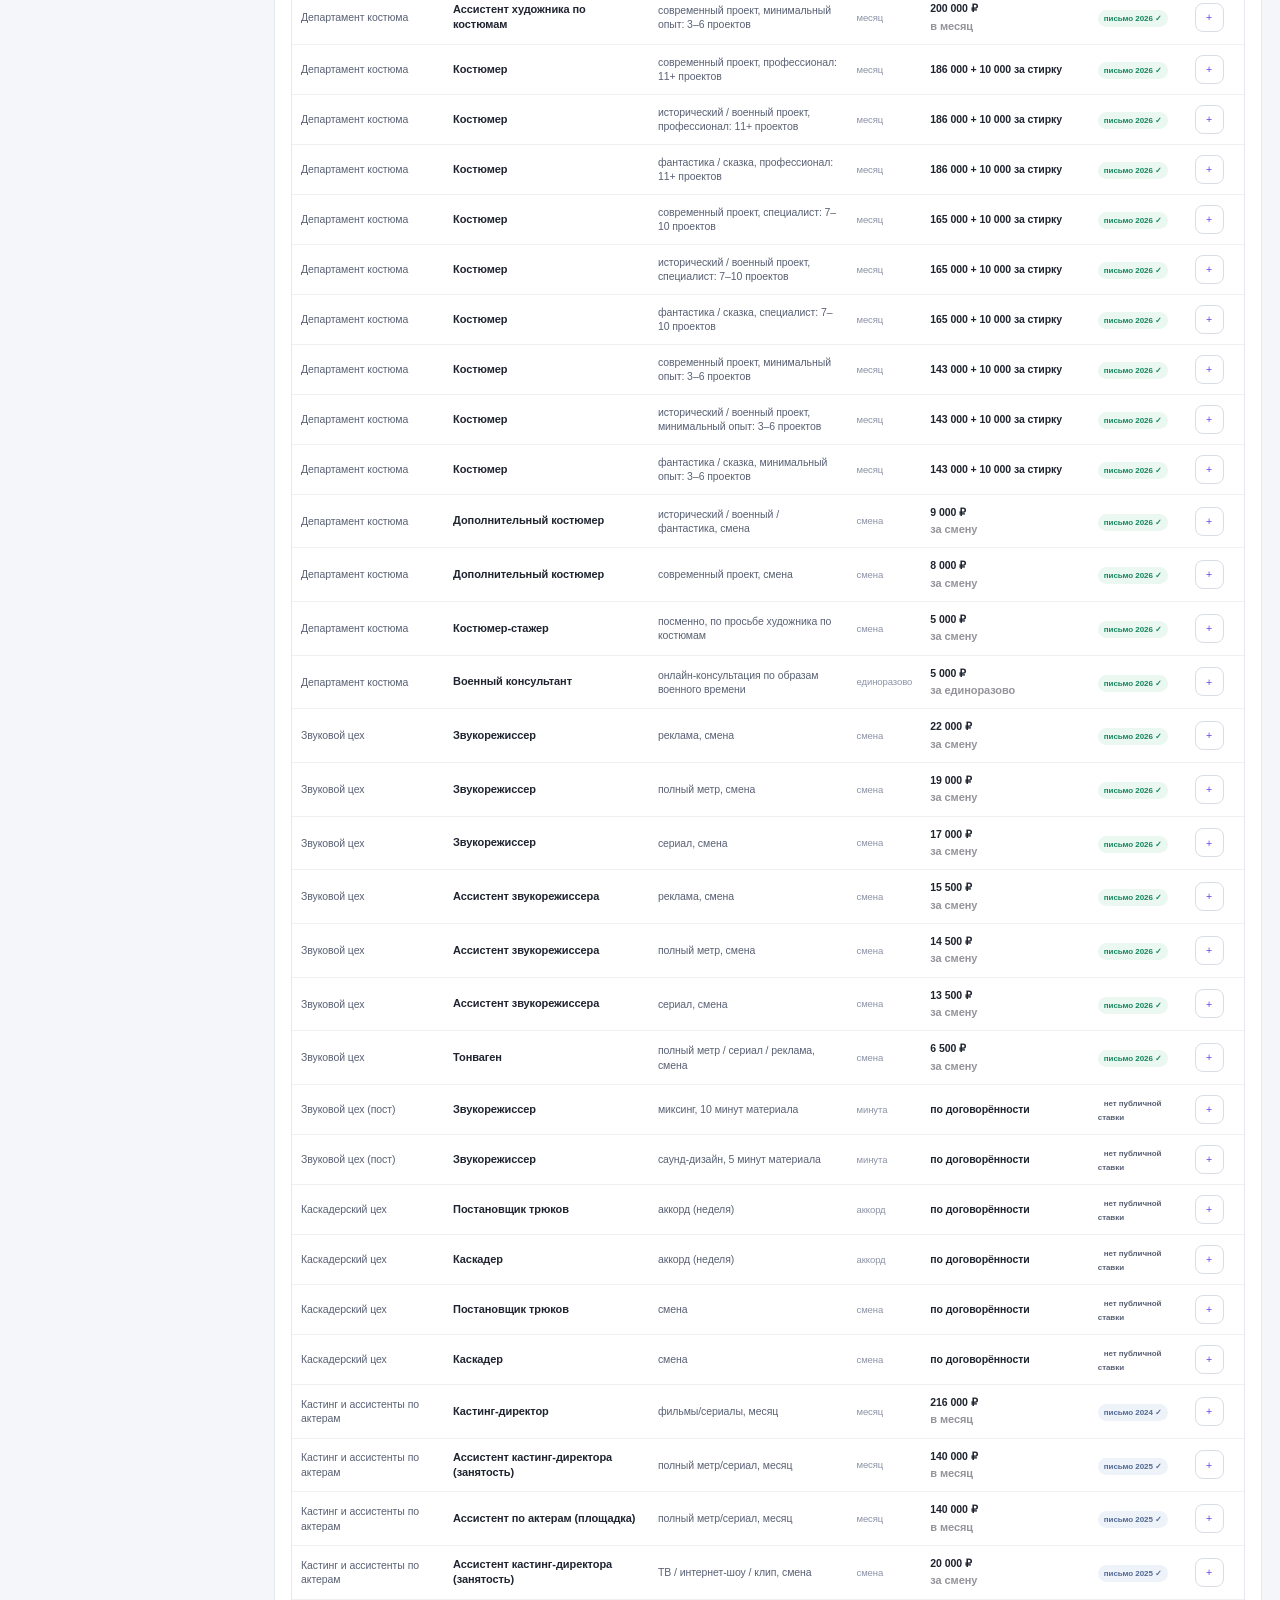
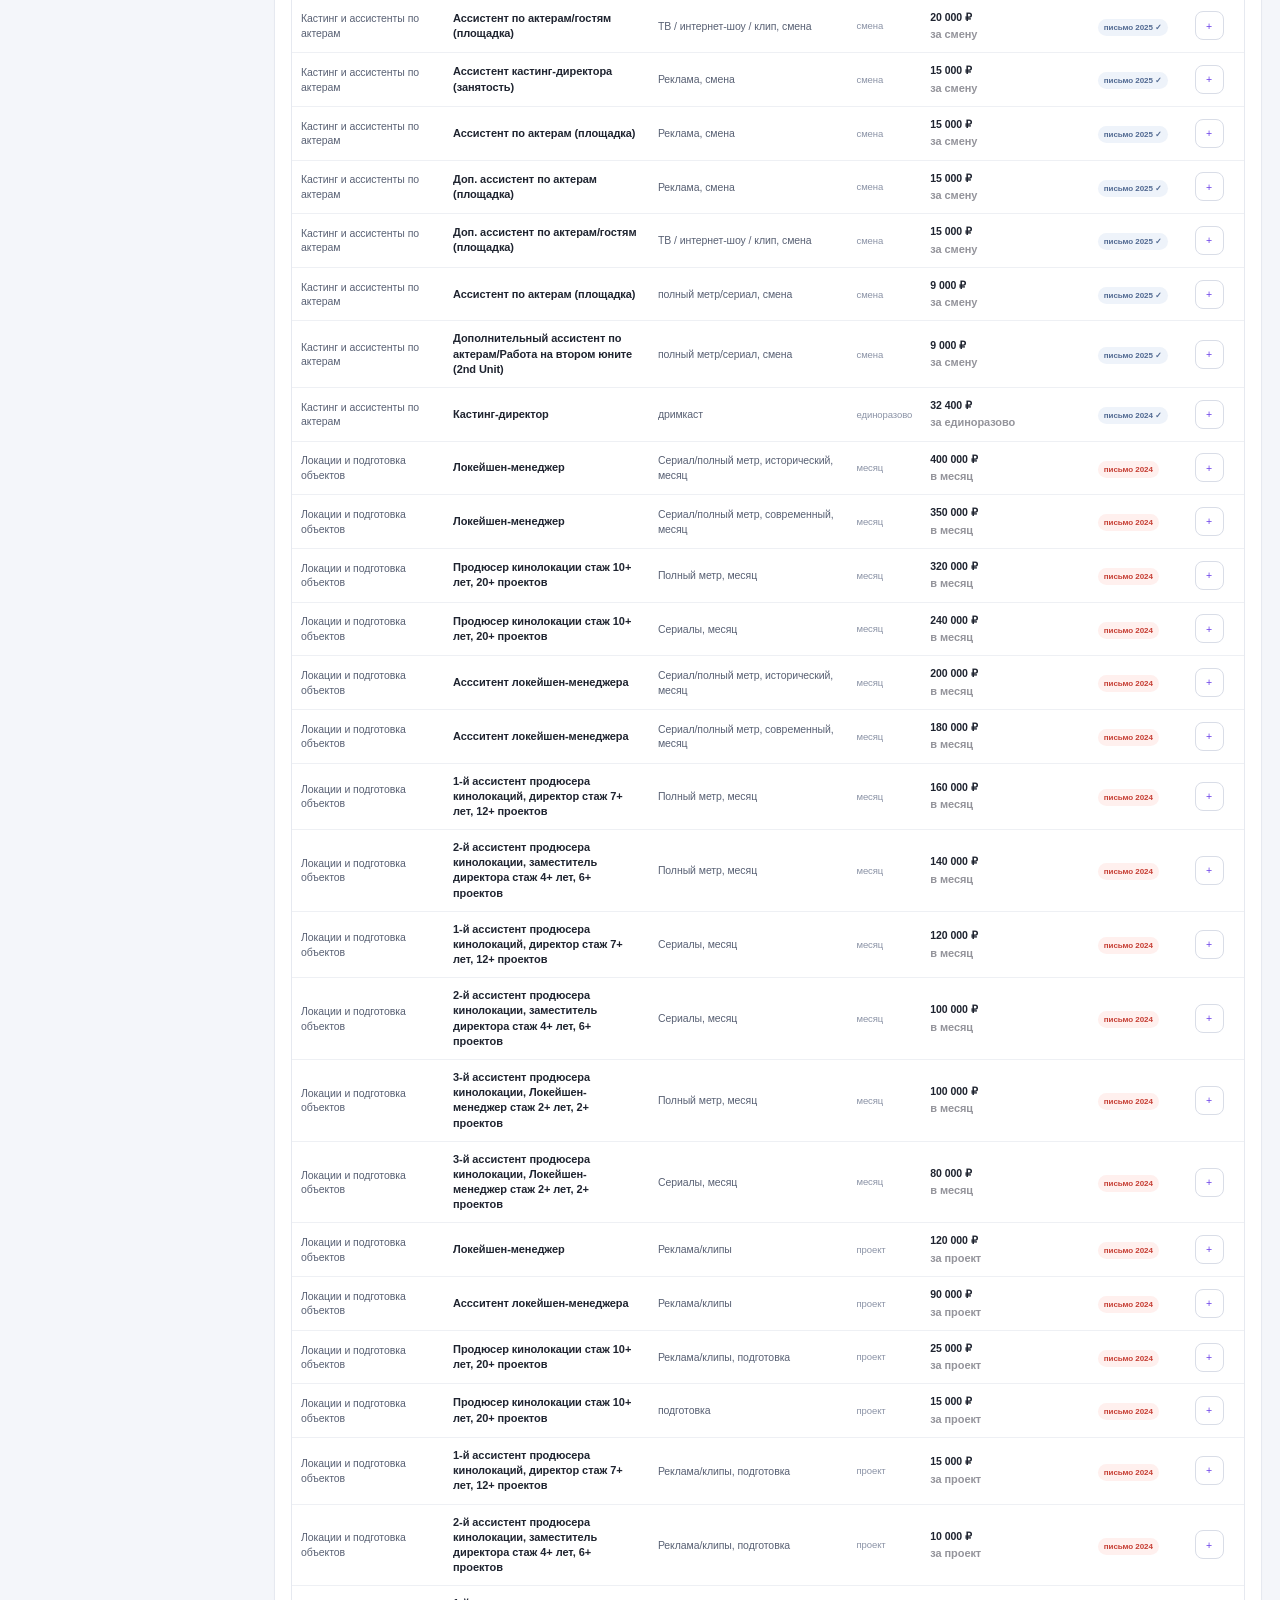
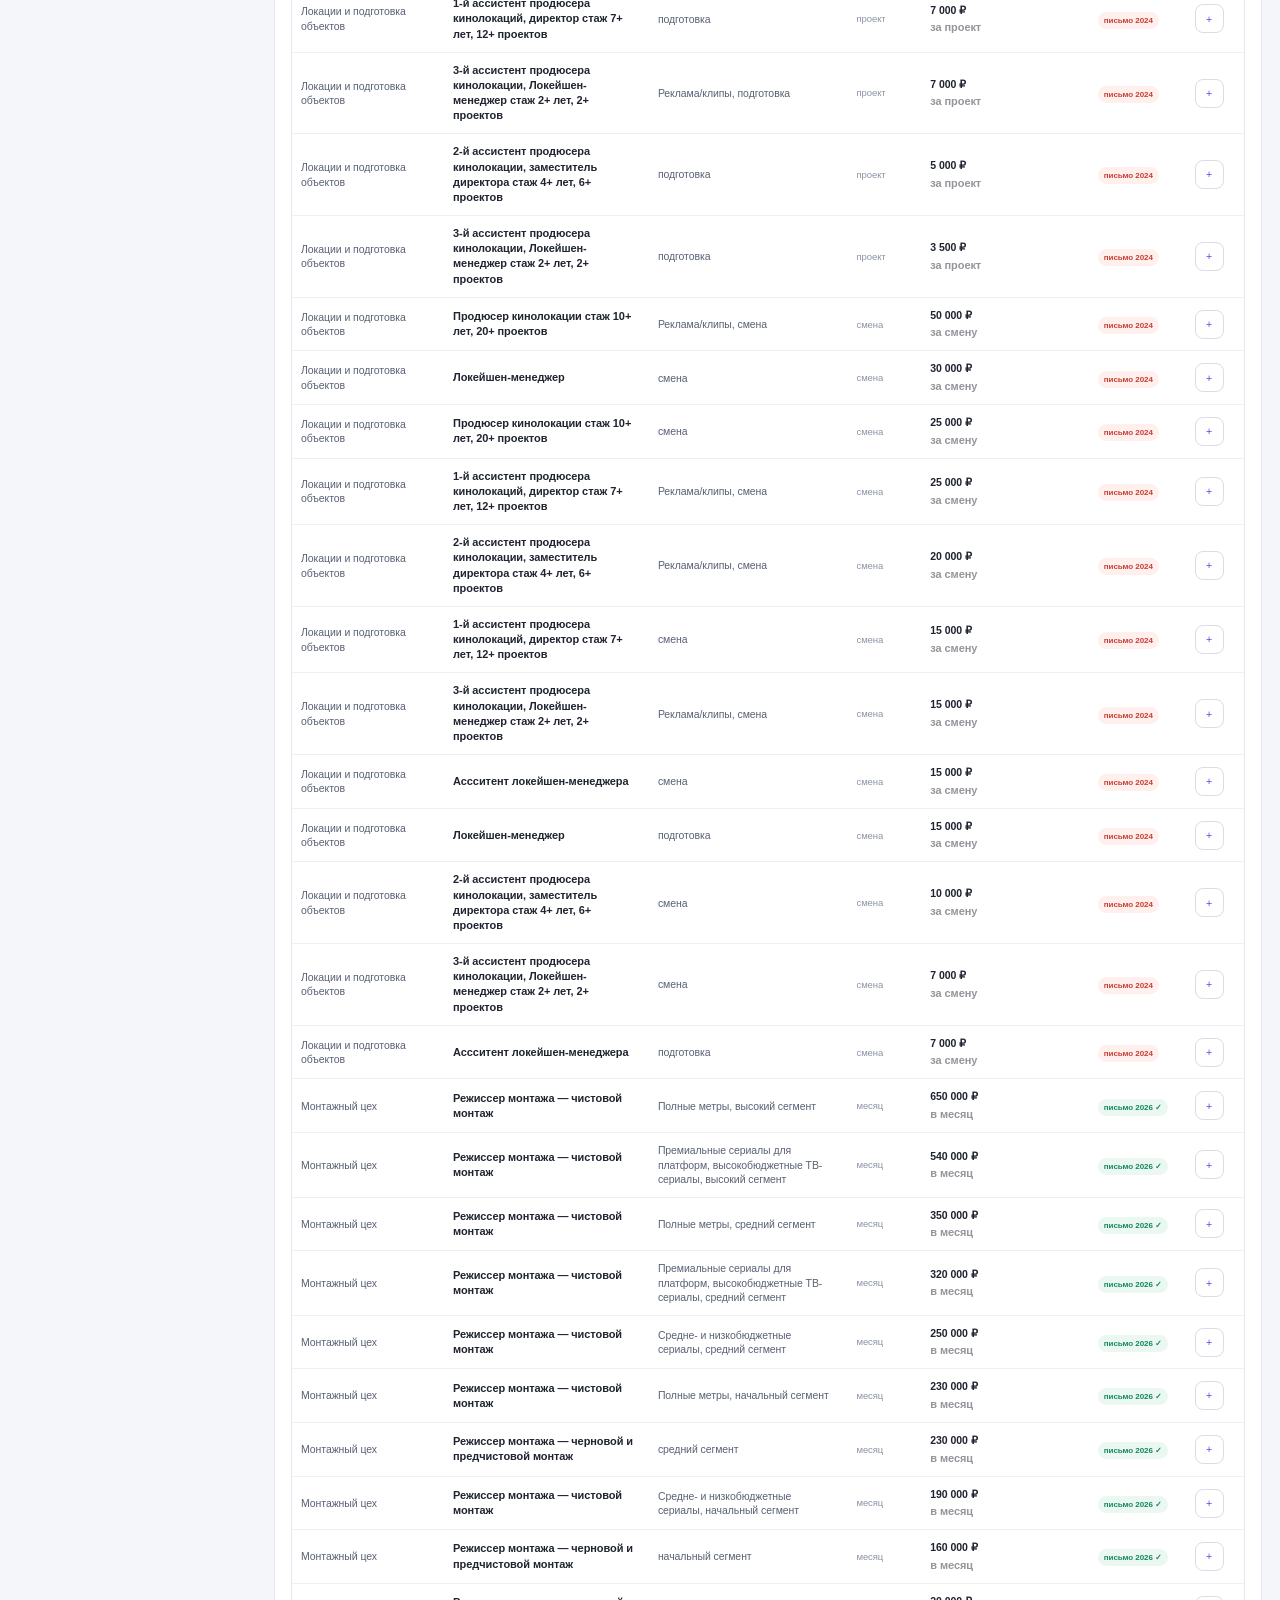
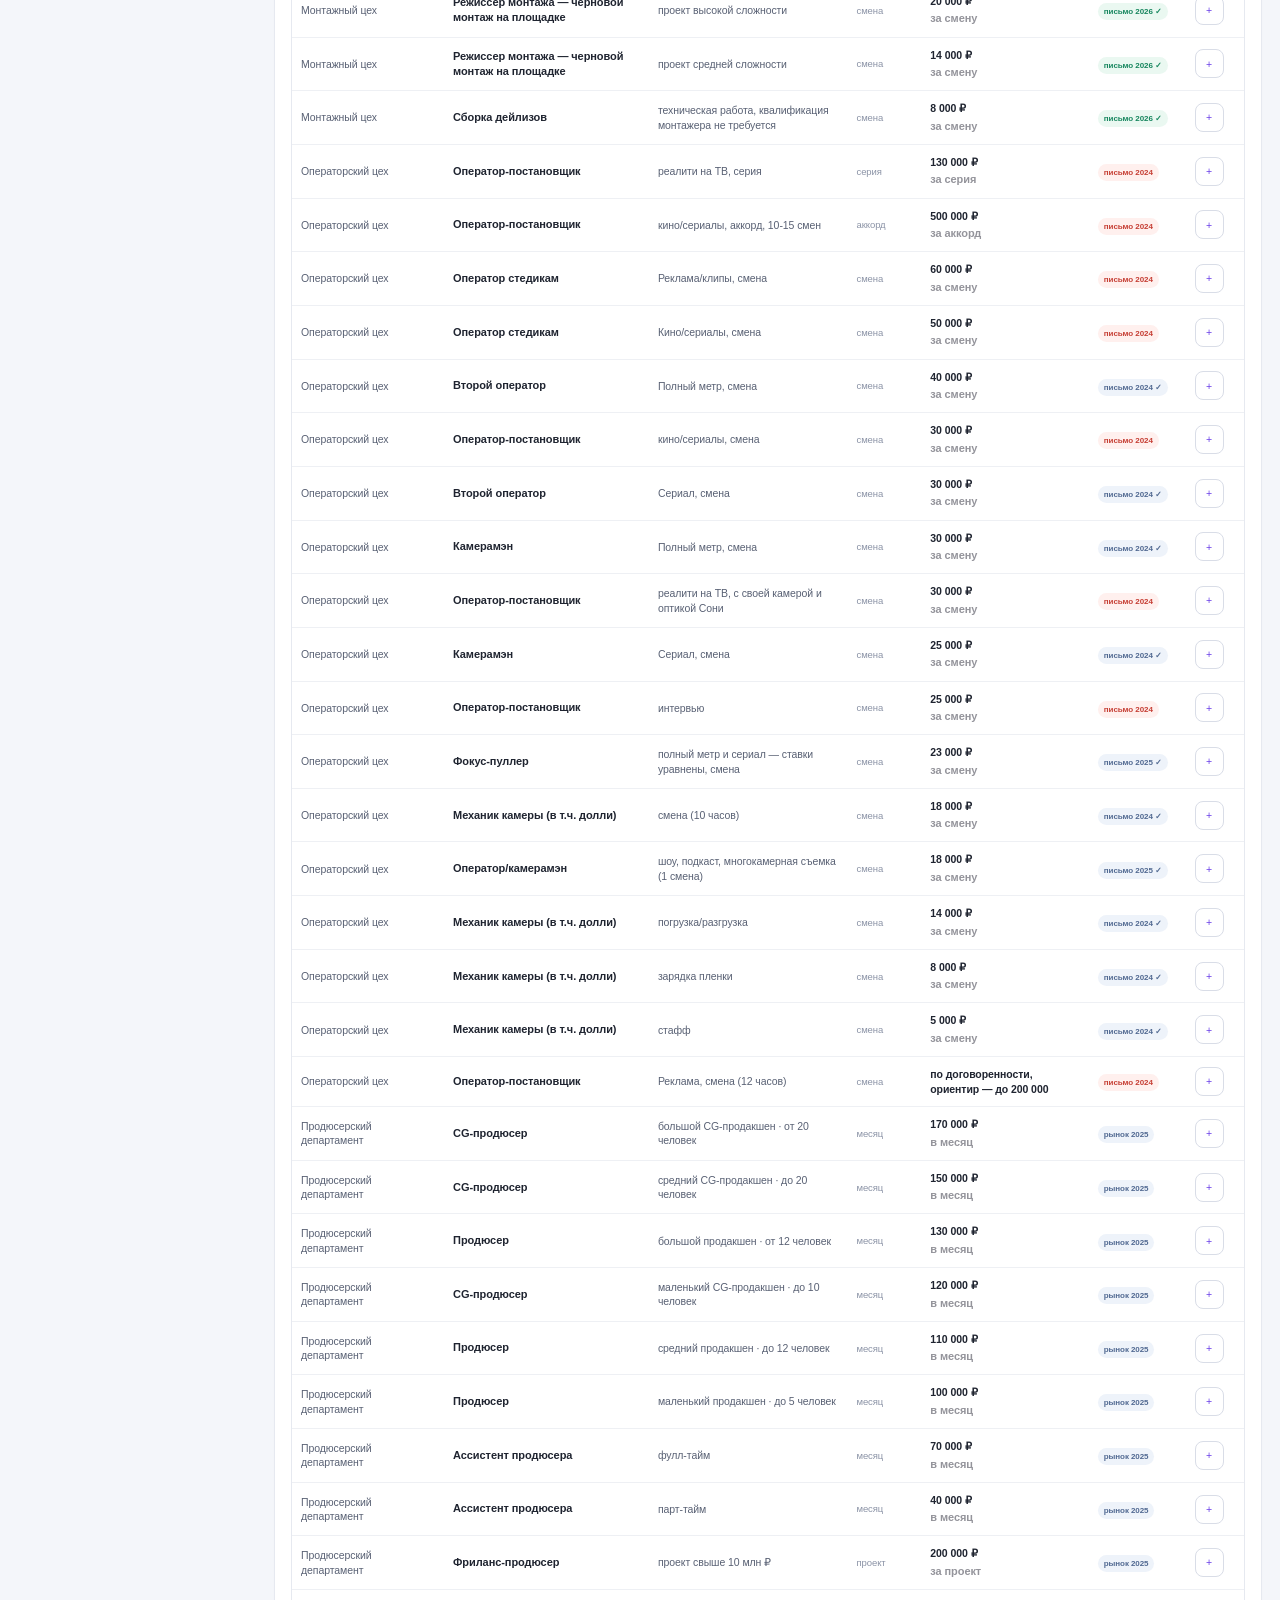
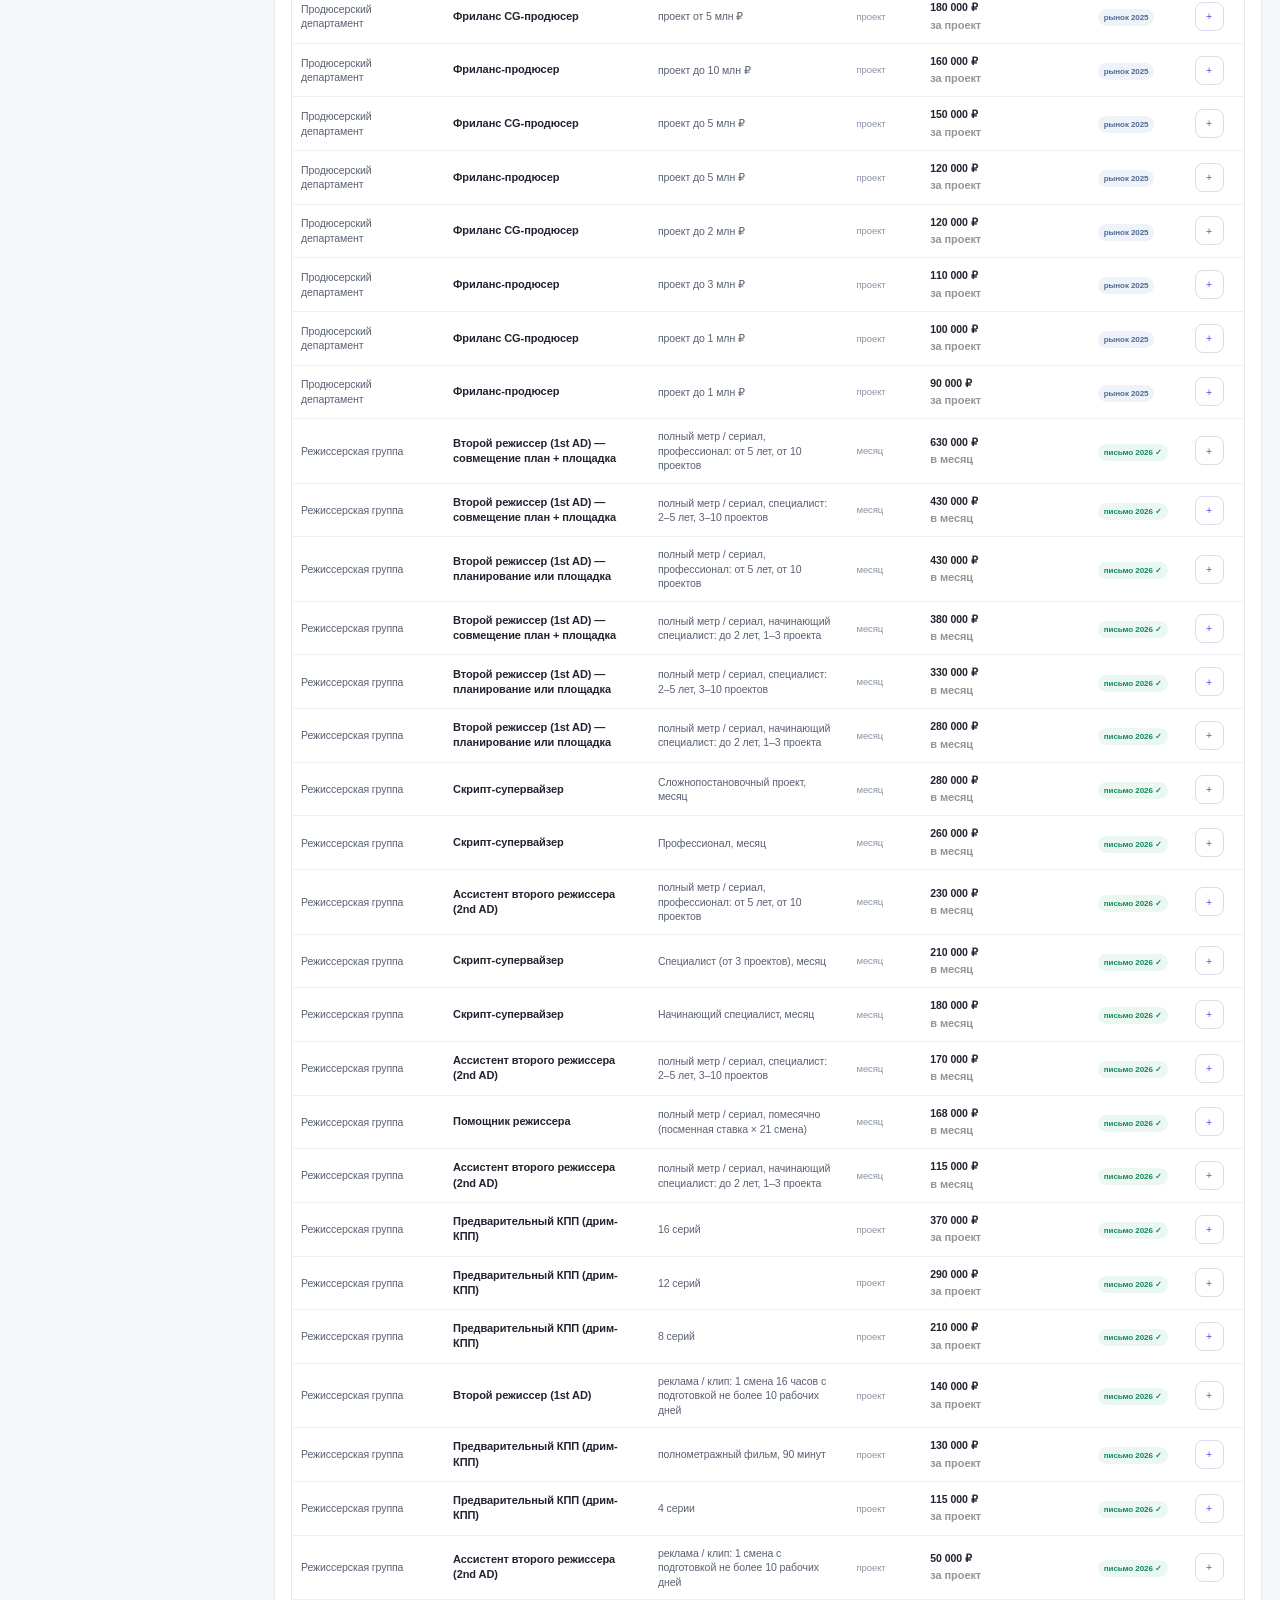
<file: preview-v2/index.html>
<!DOCTYPE html>
<html lang="ru">
<head>
<meta charset="utf-8">
<meta name="viewport" content="width=device-width, initial-scale=1">
<title>KinoRates — ставки киноцехов России и конструктор сметы</title>
<meta name="description" content="KinoRates — справочник ставок специалистов российского кино: цеховые письма, источники, статус проверки и конструктор предварительной сметы.">
<meta name="robots" content="index, follow, max-image-preview:large">
<meta name="theme-color" content="#f4f5f2">
<meta name="referrer" content="strict-origin-when-cross-origin">
<link rel="canonical" href="https://kinorates.ru/">
<meta property="og:type" content="website">
<meta property="og:locale" content="ru_RU">
<meta property="og:site_name" content="KinoRates">
<meta property="og:title" content="KinoRates — ставки киноцехов России и конструктор сметы">
<meta property="og:description" content="KinoRates — справочник ставок специалистов российского кино: цеховые письма, источники, статус проверки и конструктор предварительной сметы.">
<meta property="og:url" content="https://kinorates.ru/">
<meta property="og:image" content="https://kinorates.ru/og-image.png">
<meta property="og:image:width" content="1724">
<meta property="og:image:height" content="902">
<meta property="og:image:type" content="image/png">
<meta name="twitter:card" content="summary_large_image">
<meta name="twitter:title" content="KinoRates — ставки киноцехов России и конструктор сметы">
<meta name="twitter:description" content="KinoRates — справочник ставок специалистов российского кино: цеховые письма, источники, статус проверки и конструктор предварительной сметы.">
<meta name="twitter:image" content="https://kinorates.ru/og-image.png">
<script type="application/ld+json">
{
  "@context": "https://schema.org",
  "@graph": [
    {
      "@type": "WebSite",
      "@id": "https://kinorates.ru/#website",
      "url": "https://kinorates.ru/",
      "name": "KinoRates",
      "alternateName": "КиноРейтс",
      "description": "KinoRates — справочник ставок специалистов российского кино: цеховые письма, источники, статус проверки и конструктор предварительной сметы.",
      "inLanguage": "ru-RU"
    },
    {
      "@type": "WebApplication",
      "@id": "https://kinorates.ru/#application",
      "url": "https://kinorates.ru/",
      "name": "KinoRates — ставки киноцехов России и конструктор сметы",
      "description": "KinoRates — справочник ставок специалистов российского кино: цеховые письма, источники, статус проверки и конструктор предварительной сметы.",
      "applicationCategory": "BusinessApplication",
      "operatingSystem": "Any",
      "browserRequirements": "Requires JavaScript",
      "inLanguage": "ru-RU",
      "isAccessibleForFree": true,
      "dateModified": "2026-08-13",
      "offers": {
        "@type": "Offer",
        "price": "0",
        "priceCurrency": "RUB"
      },
      "isPartOf": {"@id": "https://kinorates.ru/#website"}
    }
  ]
}
</script>
<link rel="preconnect" href="https://fonts.googleapis.com">
<link rel="preconnect" href="https://fonts.gstatic.com" crossorigin>
<link href="https://fonts.googleapis.com/css2?family=JetBrains+Mono:wght@400;500;700&family=Inter:wght@400;500;600&display=swap" rel="stylesheet">
<link rel="stylesheet" href="app.css?v=20260813-1914">
<link rel="stylesheet" href="mobile-updates.css?v=20260813-1914">
</head>
<body>
<div class="wrap">
<header>
  <p class="eyebrow">KinoRates · ревизия базы 13.08.2026</p>
  <div class="header-actions">
    <button class="feedback-action header-feedback" id="feedbackOpen">Обратная связь · Нашли ошибку или есть актуальные ставки?</button>
  </div>
  <div class="title-block"><div class="title-meta"><small class="beta-mark" title="Сервис развивается, расчёты и данные продолжают проверяться">Beta version</small></div><h1><a class="home-title" href="/" aria-label="Справочник ставок — на главную"><span>Справочник ставок</span></a></h1><p class="rate-warning">Все ставки в справочнике носят рекомендательный характер. Финальная ставка определяется продюсером и контрагентом по договорённости.</p><p class="source-note">Основные источники базы — справочник МПК, реестр «Точно продюсер» и цеховые письма.</p></div>
  <section class="updates-inline" aria-labelledby="updatesInlineTitle">
    <div class="updates-inline-head"><span id="updatesInlineTitle">Последние обновления</span><small><b id="updatesCount">4</b> записи</small></div>
    <div class="updates-list" id="updatesList"></div>
  </section>
  <button id="updatesOpen" type="button" hidden aria-hidden="true"></button>
  <nav class="header-resources" aria-label="Полезные материалы KinoRates">
    <a class="resource-link" href="https://kinoprofsoyuz.ru/stranicza-stavok-po-czeham/" target="_blank" rel="noopener">
      <span class="resource-kicker">Первоисточник</span><strong>МПК</strong><small>актуальные документы</small><i aria-hidden="true">→</i>
    </a>
    <a class="resource-link" href="https://docs.google.com/spreadsheets/d/1BCgusuck7uhHvDZ2d-nUVyjZHlzrf05286fwpahlwdE/edit" target="_blank" rel="noopener">
      <span class="resource-kicker">Первоисточник</span><strong>Точно продюсер</strong><small>обновлён · 07.02.2025</small><i aria-hidden="true">→</i>
    </a>
    <a class="resource-link" href="#sourceLetters">
      <span class="resource-kicker">Первоисточник</span><strong>Цеховые письма</strong><small>документы по цехам</small><i aria-hidden="true">→</i>
    </a>
    <a class="resource-link" href="https://t.me/filmres/7424" target="_blank" rel="noopener">
      <span class="resource-kicker">Рынок · 2025</span><strong>StarDust × Новости кинопроизводства</strong><small>сводный пост со ставками</small><i aria-hidden="true">→</i>
    </a>
    <a class="resource-link" href="https://www.kinopoisk.ru/media/article/4009452/" target="_blank" rel="noopener">
      <span class="resource-kicker">Исследование · 2024</span><strong>Кинопоиск × МШК</strong><small>данные 2023–2024</small><i aria-hidden="true">→</i>
    </a>
    <a class="resource-link" href="https://www.kommersant.ru/doc/8553189" target="_blank" rel="noopener">
      <span class="resource-kicker">Динамика рынка</span><strong>ИРИ</strong><small>2026 · данные 2025</small><i aria-hidden="true">→</i>
    </a>
    <a class="resource-link" href="https://ktr.su/content/news/detail.php?ELEMENT_ID=57863" target="_blank" rel="noopener">
      <span class="resource-kicker">Регионы</span><strong>Как применять ставки</strong><small>КТР · 172 специалиста</small><i aria-hidden="true">→</i>
    </a>
  </nav>
  <div class="stats" id="stats"></div>
</header>

<div class="workspace">
<aside class="dept-nav" aria-label="Навигация по цехам">
  <div class="nav-head"><h2>Цеха</h2><span>23</span></div>
  <div class="chips" id="chips"></div>
</aside>
<main class="registry">
<div class="controls">
  <div class="row1">
    <input type="search" id="q" placeholder="Профессия, цех, условие — например «администратор» или «смена 12»" aria-label="Поиск по базе ставок">
    <select id="unit" aria-label="Единица измерения"><option value="">Все единицы</option></select>
    <select id="content" aria-label="Тип проекта"><option value="">Все типы проектов</option></select>
    <select id="sort" aria-label="Сортировка">
      <option value="dept">По цехам</option>
      <option value="hi">Ставка ↓</option>
      <option value="lo">Ставка ↑</option>
      <option value="date">Дата письма ↓</option>
    </select>
    <label class="chk"><input type="checkbox" id="only26">Только сверенные 2026</label>
    <button class="header-estimate" id="openBuilder">Открыть смету · 0</button>
  </div>
</div>

<div class="layout">
  <div class="table-shell">
    <div class="result-meta"><span id="resultCount" aria-live="polite">449 позиций</span><span>Выберите строку для подробностей</span></div>
    <aside class="calculator-note" id="calculatorNote" hidden aria-label="Калькулятор стоимости цветокоррекции">
      <span class="calc-icon" aria-hidden="true">∑</span>
      <div><b>Рассчитайте актуальную стоимость цветокоррекции</b><span>Ставки в таблице взяты из письма ICG 2022 года. Калькулятор учитывает хронометраж, жанр, HDR, сложность материала и уровень колориста.</span></div>
      <a href="https://icguild.org/calculator" target="_blank" rel="noopener">Открыть калькулятор ICG →</a>
    </aside>
    <table>
      <thead><tr>
        <th class="sortable" data-s="dept">Цех</th>
        <th>Профессия</th>
        <th>Условие</th>
        <th>Ед.</th>
        <th class="num sortable" data-s="hi">Мин. ставка, ₽</th>
        <th>Статус</th>
        <th>Добавить<br>/ убрать</th>
      </tr></thead>
      <tbody id="tb"></tbody>
    </table>
    <div class="empty" id="empty" hidden>Ничего не нашлось. Сбросьте фильтры или измените запрос.</div>
    <button class="custom-add" id="customOpen">+ Добавить свою статью в смету</button>
  </div>

  <aside class="est" aria-label="Инспектор позиции и смета">
    <div class="inspector-pane" id="detailPane"><div class="detail-empty">Выберите строку реестра, чтобы увидеть ставку, условия, переработки и первоисточник.</div></div>
    <div class="inspector-pane" id="budgetPane" hidden aria-hidden="true">
      <p class="hint" id="esthint">Добавляйте позиции кнопкой «+». Ставка и единица подтянутся из справочника; даты, количество и процент можно изменить.</p>
      <div id="estlines"></div>
      <span id="estn">0 позиций</span><div class="totals"><div class="total"><i>Без налога</i><b id="estsubtotal">0 ₽</b></div><div class="total"><i>С налогом</i><b id="esttotal">0 ₽</b></div></div>
      <div class="acts"><button id="xlsx">Экспорт Excel</button><button id="pdf">Экспорт PDF</button><button id="clear">Очистить</button></div>
    </div>
  </aside>
</div>
</main>
</div>

<section class="builder" id="builder" hidden aria-label="Конструктор предварительной сметы">
  <div class="builder-head">
    <div><small class="beta-mark">Beta version</small><h2>Предварительная смета</h2><p>Позиции сохраняются на этом устройстве автоматически</p></div>
    <button class="feedback-action" id="builderFeedback">Обратная связь · Нашли ошибку или есть актуальные ставки?</button>
    <button class="builder-close" id="closeBuilder">Вернуться к справочнику</button>
  </div>
  <div class="builder-body">
    <aside class="quick-catalog">
      <h3>Добавить позицию</h3>
      <input type="search" id="quickSearch" placeholder="Профессия или цех" aria-label="Поиск позиции для сметы">
      <div class="quick-results" id="quickResults"></div>
    </aside>
    <main class="budget-canvas">
      <div id="builderRows"></div>
    </main>
    <aside class="budget-summary">
      <h3>Итого по смете</h3>
      <div class="summary-line"><span>Позиций</span><b id="builderCount">0</b></div>
      <div class="summary-line"><span>Без налога</span><b id="builderNet">0 ₽</b></div>
      <div class="summary-line grand"><span>С налогом</span><b id="builderGross">0 ₽</b></div>
      <div class="summary-actions"><button class="primary" id="builderXlsx">Экспорт Excel</button><button id="builderPdf">Экспорт PDF</button><button id="builderClear">Очистить смету</button></div>
    </aside>
  </div>
</section>

<dialog class="feedback-dialog" id="customDialog">
  <div class="feedback-inner">
    <div class="feedback-top"><div><h2>Добавить свою статью</h2><p>Укажите, за что платим, к какому цеху относится расход и как его считать.</p></div><button class="dialog-x" id="customClose" aria-label="Закрыть">×</button></div>
    <form class="feedback-form" id="customForm" autocomplete="off">
      <div class="custom-grid">
        <label class="wide">Название позиции<input id="customName" name="budget_item_title" maxlength="120" autocomplete="off" placeholder="Например, координатор постпродакшна" required></label>
        <label>Цех / категория<input id="customDept" name="budget_item_department" maxlength="80" autocomplete="off" placeholder="Например, Постпродакшн" required></label>
        <label>Проект / этап работы<input id="customCond" name="budget_item_scope" maxlength="160" autocomplete="off" placeholder="Например, весь проект или одна серия"></label>
        <label>Единица расчёта<select id="customUnit"><option selected>проект</option><option>месяц</option><option>смена</option><option>час</option><option>аккорд</option><option>серия</option><option>сезон</option><option>гонорар</option><option>договор</option><option>минута</option><option>человек</option><option>единоразово</option></select></label>
        <label>Ставка, ₽<input type="number" id="customRate" min="0" max="1000000000" step="100" value="0" required></label>
        <label>Количество<input type="number" id="customQty" min="1" max="100000" step="1" value="1" required></label>
      </div>
      <button class="feedback-submit" type="submit">Добавить в смету →</button>
    </form>
  </div>
</dialog>
<dialog class="feedback-dialog" id="feedbackDialog">
  <div class="feedback-inner">
    <div class="feedback-top"><div><h2>Помогите сделать справочник точнее</h2><p>Сообщите об ошибке или поделитесь актуальными ставками и письмом цеха.</p></div><button class="dialog-x" id="feedbackClose" aria-label="Закрыть">×</button></div>
    <form class="feedback-form" id="feedbackForm">
      <input type="text" id="feedbackWebsite" name="website" tabindex="-1" autocomplete="off" aria-hidden="true" style="position:absolute;left:-9999px;width:1px;height:1px;opacity:0" value="">
      <label>Тема<select id="feedbackType"><option>Нашёл ошибку</option><option>Хочу поделиться актуальными ставками</option><option>Есть новое письмо цеха</option><option>Другое предложение</option></select></label>
      <label>Ваш email<input type="email" id="feedbackEmail" maxlength="254" autocomplete="email" placeholder="name@example.com" required></label>
      <label>Что нужно исправить или добавить<textarea id="feedbackText" maxlength="5000" placeholder="Укажите цех, профессию, ставку и, если есть, ссылку на первоисточник" required></textarea></label>
      <label class="consent-check"><input type="checkbox" required><span>Я согласен на обработку указанных данных для ответа на обращение и ознакомился с <button type="button" data-open-privacy>политикой конфиденциальности</button>.</span></label>
      <p class="feedback-note">Сообщение будет отправлено владельцу справочника через сервис FormSubmit. Ему передаются указанные email, текст сообщения и адрес этой страницы.</p>
      <p class="feedback-status" id="feedbackStatus" role="status" aria-live="polite"></p>
      <button class="feedback-submit" type="submit">Отправить →</button>
    </form>
  </div>
</dialog>
<dialog id="updatesDialog" hidden aria-hidden="true"><button id="updatesClose" type="button" hidden>Закрыть</button></dialog>

<section class="sources">
  <h2 id="sourceLetters">Цеховые письма</h2>
  <p class="sub">Первоисточники, на которых стоит база. Ставки — это нижняя планка, а не рынок: цеха отдельно подчёркивают, что для опытных специалистов сумма выше.</p>
  <div class="slist" id="slist"></div>
</section>

<footer>
  База ревизована 13 августа 2026 года на основе справочника МПК (<a href="https://docs.google.com/spreadsheets/d/19GyzCN-CKlAehf2u7-hJyL4lzIsNtIu06t0vjsYflt4/edit">обновлён 25.04.2026</a>)
  и реестра «Точно продюсер» (<a href="https://docs.google.com/spreadsheets/d/1BCgusuck7uhHvDZ2d-nUVyjZHlzrf05286fwpahlwdE/edit">обновлён 07.02.2025</a>).
  Свежие письма проверены на <a href="https://kinoprofsoyuz.ru/stranicza-stavok-po-czeham/">kinoprofsoyuz.ru</a>.
  <button class="privacy-link" type="button" data-open-privacy>Конфиденциальность и cookie</button>.
</footer>
</div>

<div class="cookie-banner" id="cookieBanner" role="dialog" aria-label="Настройки аналитики" aria-live="polite" hidden>
  <div class="cookie-copy"><b>Статистика помогает улучшать KinoRates</b><p>Мы используем cookie и Яндекс Метрику для анализа посещаемости. Метрика включится только с вашего разрешения. <button type="button" data-open-privacy>Подробнее</button></p></div>
  <div class="cookie-actions"><button type="button" id="cookieReject">Отказаться</button><button class="primary" type="button" id="cookieAccept">Разрешить</button></div>
</div>

<dialog class="privacy-dialog" id="privacyDialog">
  <div class="privacy-content">
    <div class="privacy-top"><div><h2>Конфиденциальность и cookie</h2><p>Краткая информация о данных, которые использует KinoRates.</p></div><button class="dialog-x" id="privacyClose" aria-label="Закрыть">×</button></div>
    <h3>Статистика посещений</h3><p>С вашего разрешения сайт подключает Яндекс Метрику. Она использует cookie и локальное хранилище браузера, чтобы собирать обезличенную статистику: посещённые страницы, источник перехода, характеристики устройства и действия на сайте. До согласия счётчик не загружается.</p>
    <h3>Обратная связь</h3><p>Если вы добровольно отправляете сообщение, обрабатываются указанные вами email, текст обращения и адрес страницы. Эти данные используются только для рассмотрения обращения и передаются через сервис FormSubmit.</p>
    <h3>Кому могут передаваться данные</h3><ul><li>ООО «Яндекс» — при разрешённой аналитике;</li><li>FormSubmit — при отправке формы обратной связи;</li><li>GitHub Pages — как техническая площадка размещения сайта.</li></ul>
    <h3>Ваш выбор</h3><p>Вы можете отказаться от аналитики без ограничения функций сайта. Чтобы изменить выбор, нажмите «Конфиденциальность и cookie» внизу страницы. Связаться с владельцем сайта: <a href="mailto:snegproduction@gmail.com">snegproduction@gmail.com</a>.</p>
  </div>
</dialog>

<script src="updates.js?v=20260813-1914"></script>
<script src="check-log.js?v=20260813-1914"></script>
<script src="rates-data.js?v=20260813-1914"></script>
<script src="sources-data.js?v=20260813-1914"></script>
<script src="market-data.js?v=20260813-1914"></script>
<script src="app.js?v=20260813-1914"></script>
</body>
</html>
</file>
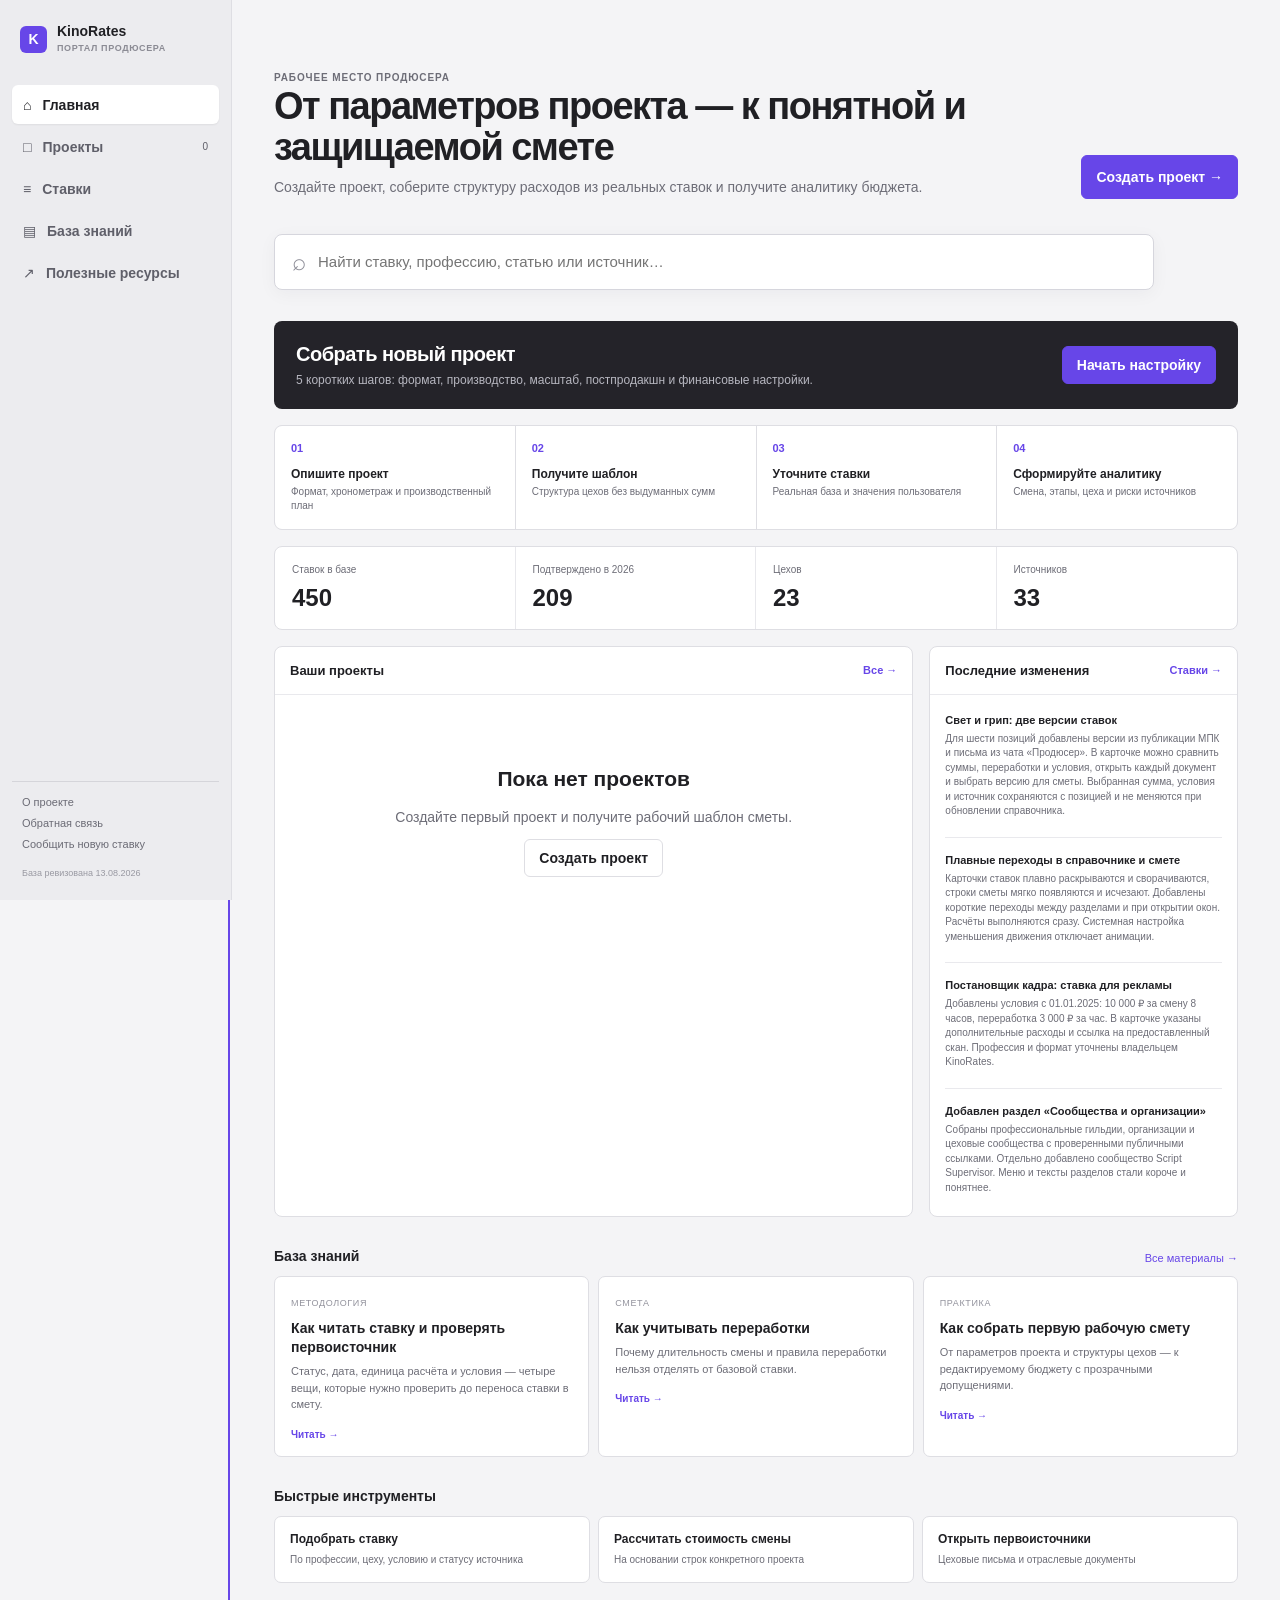
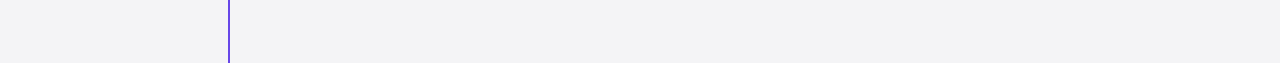
<file: preview-v4/index.html>
<!doctype html>
<html lang="ru">
  <head>
    <meta charset="utf-8" />
    <meta name="viewport" content="width=device-width,initial-scale=1" />
    <meta name="robots" content="noindex,nofollow,noarchive" />
    <meta name="googlebot" content="noindex,nofollow,noarchive" />
    <meta name="yandex" content="none" />
    <meta name="referrer" content="strict-origin-when-cross-origin" />
    <meta name="theme-color" content="#f4f4f6" />
    <title>KinoRates — портал продюсера · Preview v4</title>
    <link rel="stylesheet" href="app.css?v=20260815-1" />
  </head>
  <body>
    <div class="shell">
      <aside class="side" id="side">
        <a class="logo" href="#home"
          ><b>K</b><span>KinoRates<small>Портал продюсера</small></span></a
        >
        <nav id="nav">
          <a href="#home" data-route="home">⌂ <span>Главная</span></a
          ><a href="#projects" data-route="projects"
            >□ <span>Проекты</span><i id="projectCount">0</i></a
          ><a href="#rates" data-route="rates">≡ <span>Ставки</span></a
          ><a href="#knowledge" data-route="knowledge"
            >▤ <span>База знаний</span></a
          ><a href="#resources" data-route="resources"
            >↗ <span>Полезные ресурсы</span></a
          >
        </nav>
        <div class="side-foot">
          <a href="#about" data-route="about">О проекте</a
          ><button data-feedback>Обратная связь</button
          ><button data-feedback>Сообщить новую ставку</button
          ><small>База ревизована 13.08.2026</small>
        </div>
      </aside>
      <header class="mobile">
        <button id="menu">☰</button><a href="#home">KinoRates</a
        ><button class="new-mini" data-new>+ Проект</button>
      </header>
      <button class="scrim" id="scrim" hidden></button>
      <main id="main" tabindex="-1"><div id="view"></div></main>
    </div>
    <dialog id="wizard">
      <form method="dialog" class="modal wizard">
        <header>
          <div>
            <small>Новый проект</small>
            <h2 id="stepTitle">Формат</h2>
          </div>
          <button value="cancel" aria-label="Закрыть">×</button>
        </header>
        <div class="progress"><i id="progress"></i></div>
        <div id="wizardBody"></div>
        <footer>
          <button type="button" class="ghost" id="wizardBack">Назад</button
          ><span id="stepCount">1 из 5</span
          ><button type="button" class="primary" id="wizardNext">
            Продолжить
          </button>
        </footer>
      </form>
    </dialog>
    <dialog id="feedback">
      <form method="dialog" class="modal feedback">
        <header>
          <div>
            <small>KinoRates</small>
            <h2>Обратная связь</h2>
          </div>
          <button value="cancel" aria-label="Закрыть">×</button>
        </header>
        <p>
          Нашли ошибку, хотите поделиться ставками или предложить инструмент?
        </p>
        <label
          >Тема<select id="feedbackTopic">
            <option>Нашёл ошибку</option>
            <option>Новая ставка или письмо цеха</option>
            <option>Предложение по продукту</option>
          </select></label
        ><label
          >Сообщение<textarea
            rows="6"
            placeholder="Опишите, что нужно исправить или добавить"
          ></textarea>
        </label>
        <p class="form-note">
          В этой концепции отправка отключена. Форма показывает предусмотренный
          сценарий.
        </p>
        <button class="primary" value="cancel">Закрыть</button>
      </form>
    </dialog>
    <script src="../rates-data.js?v=20260813-1914"></script>
    <script src="../sources-data.js?v=20260813-1914"></script>
    <script src="../market-data.js?v=20260813-1914"></script>
    <script src="../site-updates-data.js?v=20260820-20"></script>
    <script src="../updates.js?v=20260820-19"></script>
    <script src="budget-template.js?v=20260815-2"></script>
    <script src="app.js?v=20260815-2"></script>
  </body>
</html>
</file>
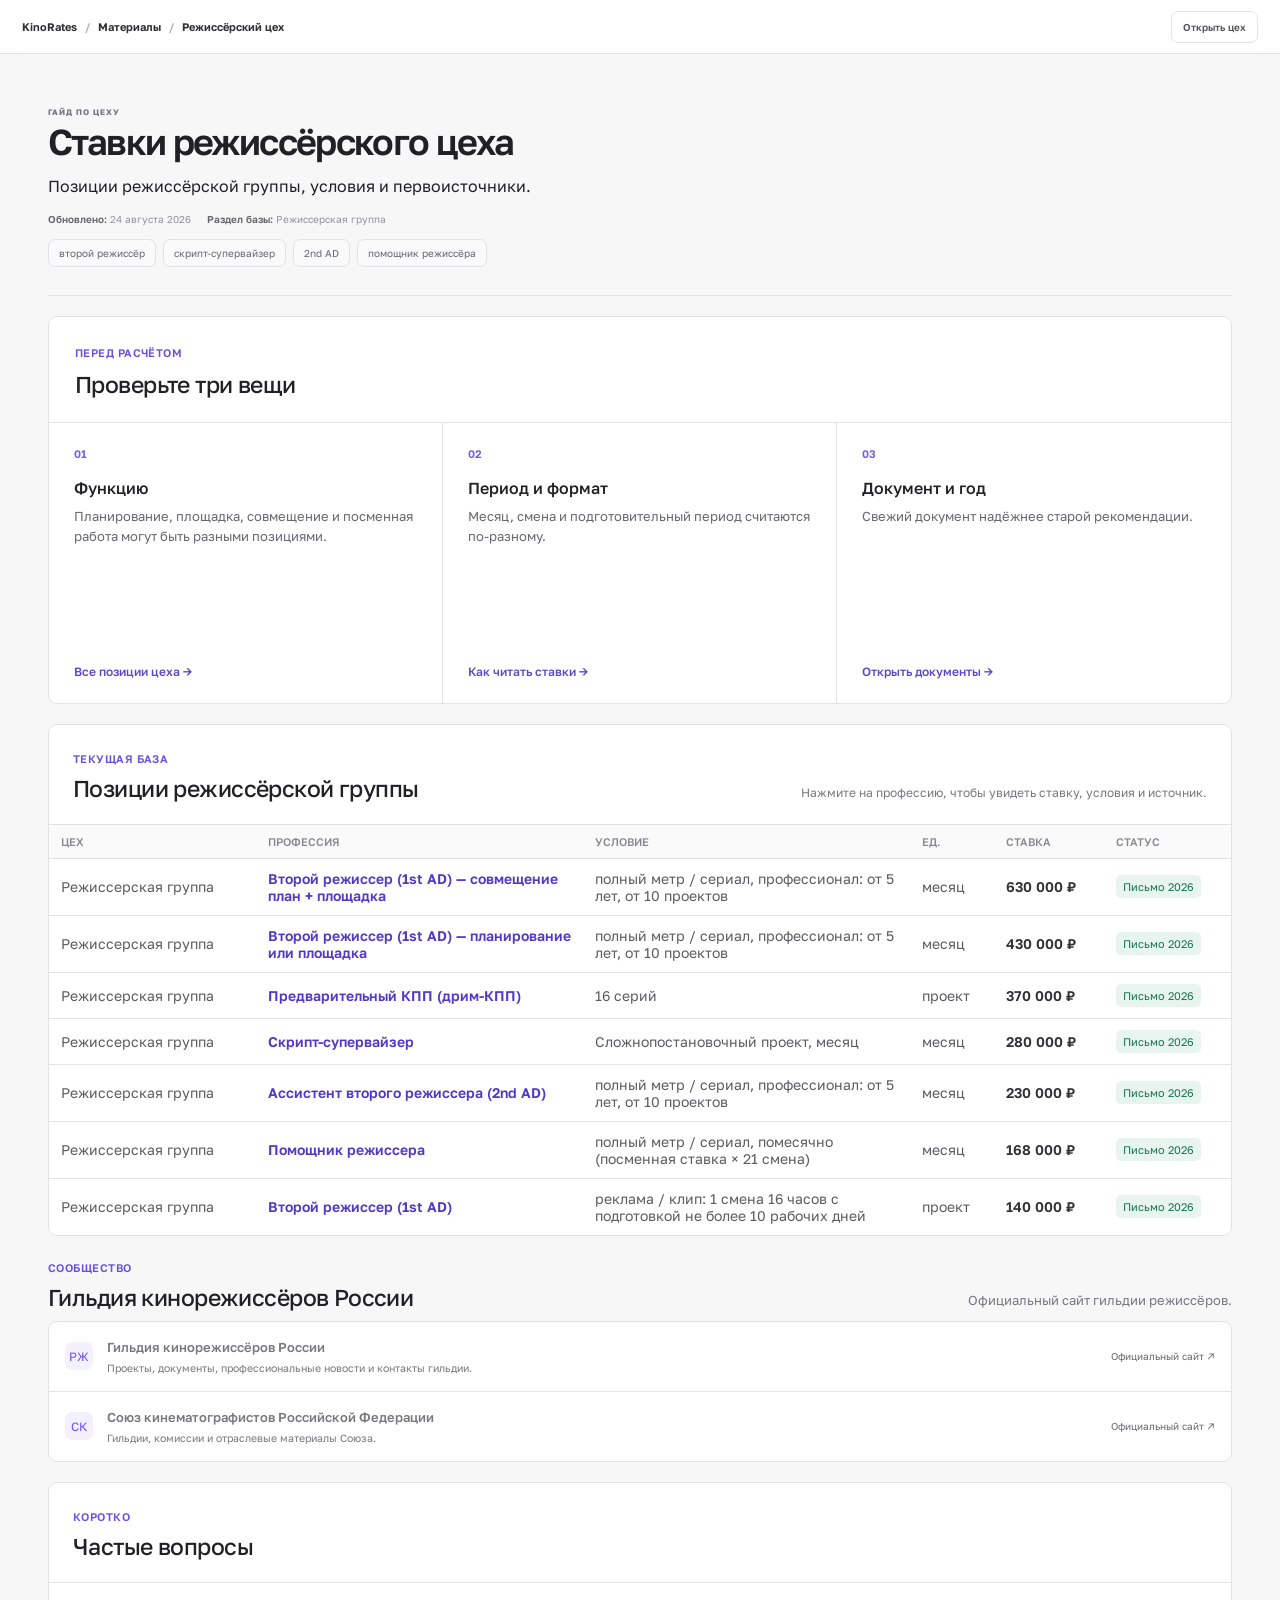
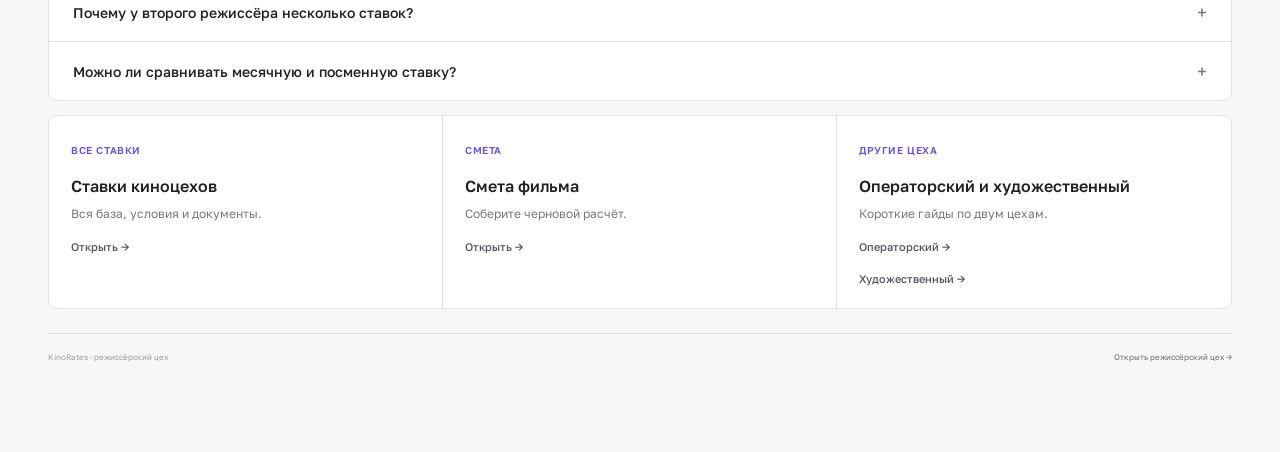
<file: rezhisserskiy-tsekh/index.html>
<!doctype html>
<html lang="ru">
<head>
  <meta charset="utf-8"><meta name="viewport" content="width=device-width,initial-scale=1">
  <title>Ставки режиссёрского цеха — KinoRates</title>
  <meta name="description" content="Ставки режиссёрского цеха в KinoRates: второй режиссёр, скрипт-супервайзер, ассистенты и другие позиции с условиями и источниками.">
  <meta name="robots" content="index, follow, max-image-preview:large"><meta name="theme-color" content="#f7f7f8">
  <link rel="icon" href="/favicon.svg" type="image/svg+xml"><link rel="canonical" href="https://kinorates.ru/rezhisserskiy-tsekh/">
  <meta property="og:type" content="website"><meta property="og:site_name" content="KinoRates"><meta property="og:title" content="Ставки режиссёрского цеха — KinoRates"><meta property="og:description" content="Ориентиры по ставкам специалистов режиссёрской группы и профессиональные источники."><meta property="og:url" content="https://kinorates.ru/rezhisserskiy-tsekh/"><meta property="og:image" content="https://kinorates.ru/og-image-v9.png"><meta name="twitter:card" content="summary_large_image">
  <link rel="preconnect" href="https://fonts.googleapis.com"><link rel="preconnect" href="https://fonts.gstatic.com" crossorigin><link href="https://fonts.googleapis.com/css2?family=Golos+Text:wght@400;500;600;700&display=swap" rel="stylesheet">
  <link rel="stylesheet" href="/seo-pages.css?v=20260824-3">
  <link rel="stylesheet" href="/seo-type-scale.css?v=20260824-1">
  <script type="application/ld+json">{"@context":"https://schema.org","@type":"WebPage","name":"Ставки режиссёрского цеха","url":"https://kinorates.ru/rezhisserskiy-tsekh/","dateModified":"2026-08-24","description":"Ставки и условия специалистов режиссёрской группы в KinoRates.","isPartOf":{"@type":"WebSite","name":"KinoRates","url":"https://kinorates.ru/"},"inLanguage":"ru-RU"}</script>
</head>
<body>
<div class="seo-shell"><aside class="seo-sidebar" aria-hidden="true"><a href="/">KinoRates</a></aside><main class="seo-main">
<header class="seo-topbar"><a class="seo-mobile-brand" href="/">KinoRates</a><div class="seo-breadcrumb"><a href="/">KinoRates</a><span>/</span><a href="/stavki-kinotsekhov/">Материалы</a><span>/</span>Режиссёрский цех</div><a class="seo-top-action" href="/?dept=Режиссерская%20группа#home">Открыть цех</a></header>
<div class="seo-view">
<section class="seo-head"><p class="seo-kicker">Гайд по цеху</p><h1>Ставки режиссёрского цеха</h1><p>Позиции режиссёрской группы, условия и первоисточники.</p><div class="seo-meta-row"><span><b>Обновлено:</b> 24 августа 2026</span><span><b>Раздел базы:</b> Режиссерская группа</span></div><nav class="seo-popular"><a href="/?q=второй режиссер#home">второй режиссёр</a><a href="/?q=скрипт-супервайзер#home">скрипт-супервайзер</a><a href="/?q=ассистент второго режиссера#home">2nd AD</a><a href="/?q=помощник режиссера#home">помощник режиссёра</a></nav></section>
<section class="rate-reading-guide"><header><span>ПЕРЕД РАСЧЁТОМ</span><h2>Проверьте три вещи</h2></header><div class="rate-reading-steps"><article><i>01</i><h3>Функцию</h3><p>Планирование, площадка, совмещение и посменная работа могут быть разными позициями.</p><nav><a href="/?dept=Режиссерская%20группа#home">Все позиции цеха →</a></nav></article><article><i>02</i><h3>Период и формат</h3><p>Месяц, смена и подготовительный период считаются по-разному.</p><nav><a href="/#knowledge">Как читать ставки →</a></nav></article><article><i>03</i><h3>Документ и год</h3><p>Свежий документ надёжнее старой рекомендации.</p><nav><a href="/#resources">Открыть документы →</a></nav></article></div></section>
<section class="seo-live"><header><div><span>ТЕКУЩАЯ БАЗА</span><h2>Позиции режиссёрской группы</h2></div><p>Нажмите на профессию, чтобы увидеть ставку, условия и источник.</p></header><div data-live-rates data-dept="Режиссерская группа" data-limit="7"></div></section>
<div class="seo-section-head"><div><span>СООБЩЕСТВО</span><h2>Гильдия кинорежиссёров России</h2></div><p>Официальный сайт гильдии режиссёров.</p></div>
<section class="resource-list seo-resource-list"><a href="https://www.kinogildia.ru/" target="_blank" rel="noopener"><i>РЖ</i><span><b>Гильдия кинорежиссёров России</b><span>Проекты, документы, профессиональные новости и контакты гильдии.</span></span><em>Официальный сайт ↗</em></a><a href="https://www.unikino.ru/" target="_blank" rel="noopener"><i>СК</i><span><b>Союз кинематографистов Российской Федерации</b><span>Гильдии, комиссии и отраслевые материалы Союза.</span></span><em>Официальный сайт ↗</em></a></section>
<section class="seo-faq"><header><span>КОРОТКО</span><h2>Частые вопросы</h2></header><details><summary>Почему у второго режиссёра несколько ставок?</summary><p>Потому что планирование, площадка, совмещение и посменная работа считаются по-разному.</p></details><details><summary>Можно ли сравнивать месячную и посменную ставку?</summary><p>Напрямую — нет. Сначала привяжите их к реальному графику проекта.</p></details></section>
<section class="article-grid standalone"><article><span>ВСЕ СТАВКИ</span><h3>Ставки киноцехов</h3><p>Вся база, условия и документы.</p><a href="/stavki-kinotsekhov/">Открыть →</a></article><article><span>СМЕТА</span><h3>Смета фильма</h3><p>Соберите черновой расчёт.</p><a href="/smeta-filma/">Открыть →</a></article><article><span>ДРУГИЕ ЦЕХА</span><h3>Операторский и художественный</h3><p>Короткие гайды по двум цехам.</p><a href="/operatorskiy-tsekh/">Операторский →</a><a href="/hudozhestvennyy-tsekh/">Художественный →</a></article></section>
<footer class="seo-footer"><span>KinoRates · режиссёрский цех</span><a href="/?dept=Режиссерская%20группа#home">Открыть режиссёрский цех →</a></footer>
</div></main></div>
<script src="/rates-data.js?v=20260820-30"></script><script src="/seo-live-rates.js?v=20260824-1"></script>
</body></html>
</file>
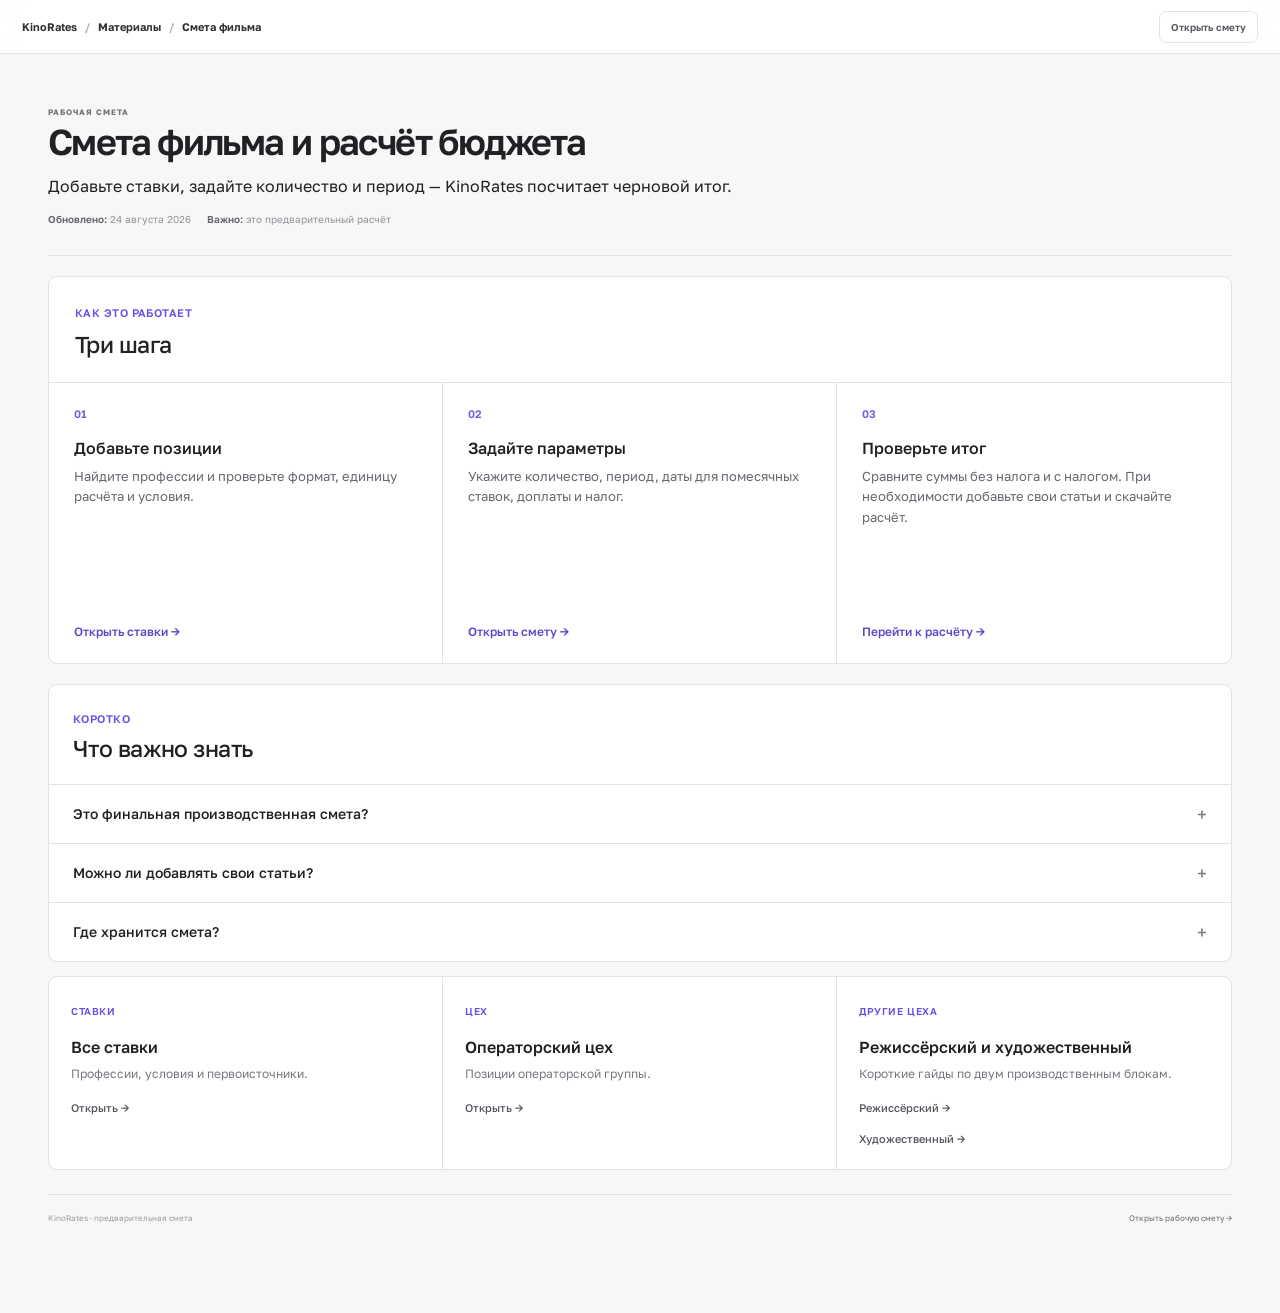
<file: smeta-filma/index.html>
<!doctype html>
<html lang="ru">
<head>
  <meta charset="utf-8"><meta name="viewport" content="width=device-width,initial-scale=1">
  <title>Смета фильма и расчёт бюджета — KinoRates</title>
  <meta name="description" content="Предварительная смета фильма: как собрать позиции съёмочной группы, ставки и условия работы в черновой бюджет проекта с помощью KinoRates.">
  <meta name="robots" content="index, follow, max-image-preview:large"><meta name="theme-color" content="#f7f7f8">
  <link rel="icon" href="/favicon.svg" type="image/svg+xml"><link rel="canonical" href="https://kinorates.ru/smeta-filma/">
  <meta property="og:type" content="website"><meta property="og:site_name" content="KinoRates"><meta property="og:title" content="Смета фильма и расчёт бюджета — KinoRates"><meta property="og:description" content="Предварительный расчёт бюджета фильма или сериала на основе ставок специалистов кинопроизводства."><meta property="og:url" content="https://kinorates.ru/smeta-filma/"><meta property="og:image" content="https://kinorates.ru/og-image-v9.png"><meta name="twitter:card" content="summary_large_image">
  <link rel="preconnect" href="https://fonts.googleapis.com"><link rel="preconnect" href="https://fonts.gstatic.com" crossorigin><link href="https://fonts.googleapis.com/css2?family=Golos+Text:wght@400;500;600;700&display=swap" rel="stylesheet">
  <link rel="stylesheet" href="/seo-pages.css?v=20260824-3">
  <link rel="stylesheet" href="/seo-type-scale.css?v=20260824-1">
  <script type="application/ld+json">{"@context":"https://schema.org","@type":"WebPage","name":"Смета фильма и расчёт бюджета","url":"https://kinorates.ru/smeta-filma/","dateModified":"2026-08-24","description":"Предварительная смета кинопроизводства на основе ставок специалистов и выбранных позиций.","isPartOf":{"@type":"WebSite","name":"KinoRates","url":"https://kinorates.ru/"},"inLanguage":"ru-RU"}</script>
</head>
<body>
<div class="seo-shell"><aside class="seo-sidebar" aria-hidden="true"><a href="/">KinoRates</a></aside><main class="seo-main">
<header class="seo-topbar"><a class="seo-mobile-brand" href="/">KinoRates</a><div class="seo-breadcrumb"><a href="/">KinoRates</a><span>/</span><a href="/stavki-kinotsekhov/">Материалы</a><span>/</span>Смета фильма</div><a class="seo-top-action" href="/#projects">Открыть смету</a></header>
<div class="seo-view">
<section class="seo-head"><p class="seo-kicker">Рабочая смета</p><h1>Смета фильма и расчёт бюджета</h1><p>Добавьте ставки, задайте количество и период — KinoRates посчитает черновой итог.</p><div class="seo-meta-row"><span><b>Обновлено:</b> 24 августа 2026</span><span><b>Важно:</b> это предварительный расчёт</span></div></section>
<section class="rate-reading-guide"><header><span>КАК ЭТО РАБОТАЕТ</span><h2>Три шага</h2></header><div class="rate-reading-steps"><article><i>01</i><h3>Добавьте позиции</h3><p>Найдите профессии и проверьте формат, единицу расчёта и условия.</p><nav><a href="/#home">Открыть ставки →</a></nav></article><article><i>02</i><h3>Задайте параметры</h3><p>Укажите количество, период, даты для помесячных ставок, доплаты и налог.</p><nav><a href="/#projects">Открыть смету →</a></nav></article><article><i>03</i><h3>Проверьте итог</h3><p>Сравните суммы без налога и с налогом. При необходимости добавьте свои статьи и скачайте расчёт.</p><nav><a href="/#projects">Перейти к расчёту →</a></nav></article></div></section>
<section class="seo-faq"><header><span>КОРОТКО</span><h2>Что важно знать</h2></header><details><summary>Это финальная производственная смета?</summary><p>Нет. Это черновой расчёт по выбранным позициям. Полная смета включает технику, транспорт, объекты, декорации, питание, проживание, постпродакшн и другие расходы.</p></details><details><summary>Можно ли добавлять свои статьи?</summary><p>Да. Добавьте собственную позицию, если её нет в справочнике.</p></details><details><summary>Где хранится смета?</summary><p>Только в вашем браузере. KinoRates не получает её и не хранит на сервере.</p></details></section>
<section class="article-grid standalone"><article><span>СТАВКИ</span><h3>Все ставки</h3><p>Профессии, условия и первоисточники.</p><a href="/stavki-kinotsekhov/">Открыть →</a></article><article><span>ЦЕХ</span><h3>Операторский цех</h3><p>Позиции операторской группы.</p><a href="/operatorskiy-tsekh/">Открыть →</a></article><article><span>ДРУГИЕ ЦЕХА</span><h3>Режиссёрский и художественный</h3><p>Короткие гайды по двум производственным блокам.</p><a href="/rezhisserskiy-tsekh/">Режиссёрский →</a><a href="/hudozhestvennyy-tsekh/">Художественный →</a></article></section>
<footer class="seo-footer"><span>KinoRates · предварительная смета</span><a href="/#projects">Открыть рабочую смету →</a></footer>
</div></main></div>
</body></html>
</file>
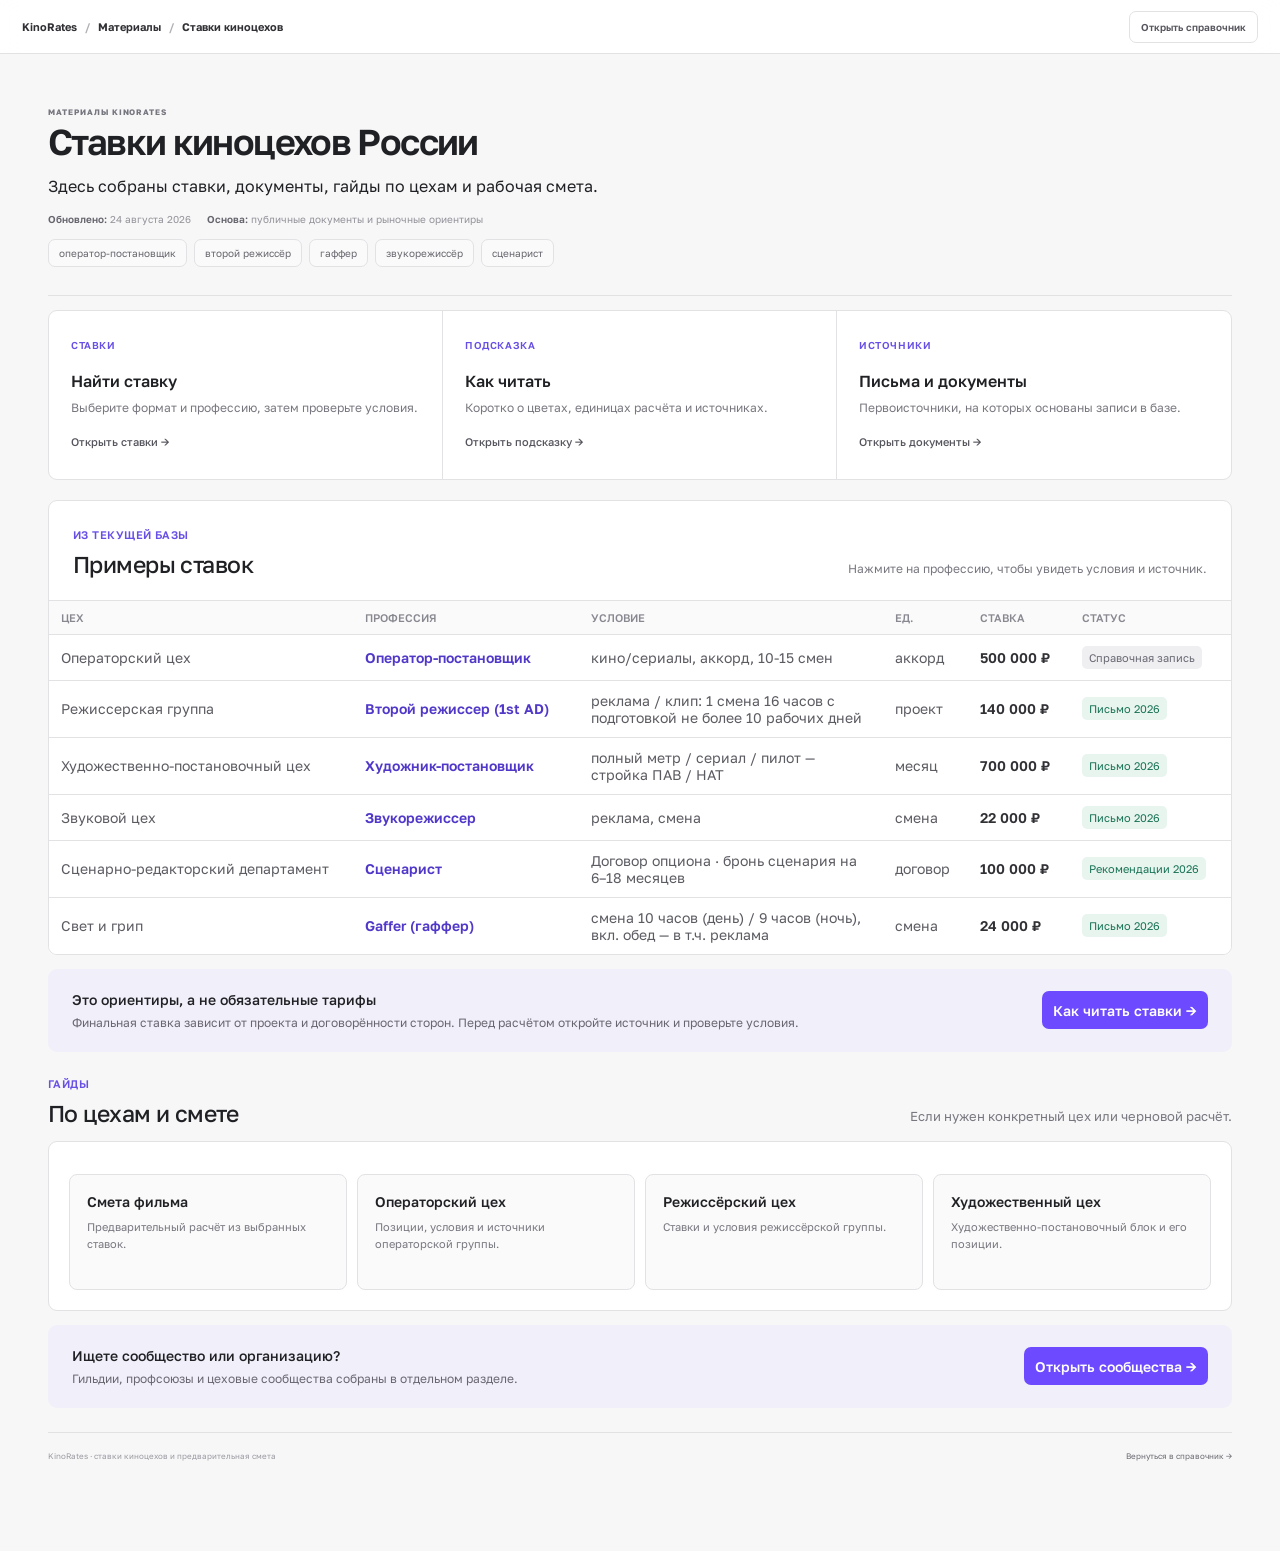
<file: stavki-kinotsekhov/index.html>
<!doctype html>
<html lang="ru">
<head>
  <meta charset="utf-8">
  <meta name="viewport" content="width=device-width,initial-scale=1">
  <title>Ставки киноцехов России — KinoRates</title>
  <meta name="description" content="Ставки киноцехов России: примеры позиций из текущей базы KinoRates и переходы к страницам цехов, смете и первоисточникам.">
  <meta name="robots" content="index, follow, max-image-preview:large">
  <meta name="theme-color" content="#f7f7f8">
  <link rel="icon" href="/favicon.svg" type="image/svg+xml">
  <link rel="canonical" href="https://kinorates.ru/stavki-kinotsekhov/">
  <meta property="og:type" content="website"><meta property="og:site_name" content="KinoRates"><meta property="og:title" content="Ставки киноцехов России — KinoRates"><meta property="og:description" content="Текущая база ставок специалистов кинопроизводства и отдельные страницы по киноцехам."><meta property="og:url" content="https://kinorates.ru/stavki-kinotsekhov/"><meta property="og:image" content="https://kinorates.ru/og-image-v9.png">
  <meta name="twitter:card" content="summary_large_image">
  <link rel="preconnect" href="https://fonts.googleapis.com"><link rel="preconnect" href="https://fonts.gstatic.com" crossorigin>
  <link href="https://fonts.googleapis.com/css2?family=Golos+Text:wght@400;500;600;700&display=swap" rel="stylesheet">
  <link rel="stylesheet" href="/seo-pages.css?v=20260824-3">
  <link rel="stylesheet" href="/seo-type-scale.css?v=20260824-1">
  <script type="application/ld+json">{"@context":"https://schema.org","@type":"CollectionPage","name":"Ставки киноцехов России","url":"https://kinorates.ru/stavki-kinotsekhov/","description":"Страница KinoRates с примерами ставок специалистов кинопроизводства и переходами к тематическим разделам.","dateModified":"2026-08-24","isPartOf":{"@type":"WebSite","name":"KinoRates","url":"https://kinorates.ru/"},"inLanguage":"ru-RU"}</script>
</head>
<body>
<div class="seo-shell">
  <aside class="seo-sidebar" aria-hidden="true"><a href="/">KinoRates</a></aside>
  <main class="seo-main">
    <header class="seo-topbar">
      <a class="seo-mobile-brand" href="/">KinoRates</a>
      <div class="seo-breadcrumb"><a href="/">KinoRates</a><span>/</span>Материалы<span>/</span>Ставки киноцехов</div>
      <a class="seo-top-action" href="/#home">Открыть справочник</a>
    </header>

    <div class="seo-view">
      <section class="seo-head">
        <p class="seo-kicker">Материалы KinoRates</p>
        <h1>Ставки киноцехов России</h1>
        <p>Здесь собраны ставки, документы, гайды по цехам и рабочая смета.</p>
        <div class="seo-meta-row"><span><b>Обновлено:</b> 24 августа 2026</span><span><b>Основа:</b> публичные документы и рыночные ориентиры</span></div>
        <nav class="seo-popular" aria-label="Популярные запросы">
          <a href="/?q=оператор-постановщик#home">оператор-постановщик</a>
          <a href="/?q=второй режиссер#home">второй режиссёр</a>
          <a href="/?q=гаффер#home">гаффер</a>
          <a href="/?q=звукорежиссер#home">звукорежиссёр</a>
          <a href="/?q=сценарист#home">сценарист</a>
        </nav>
      </section>

      <section class="article-grid standalone" aria-label="Основные разделы справочника">
        <article><span>СТАВКИ</span><h3>Найти ставку</h3><p>Выберите формат и профессию, затем проверьте условия.</p><a href="/#home">Открыть ставки →</a></article>
        <article><span>ПОДСКАЗКА</span><h3>Как читать</h3><p>Коротко о цветах, единицах расчёта и источниках.</p><a href="/#knowledge">Открыть подсказку →</a></article>
        <article><span>ИСТОЧНИКИ</span><h3>Письма и документы</h3><p>Первоисточники, на которых основаны записи в базе.</p><a href="/#resources">Открыть документы →</a></article>
      </section>

      <section class="seo-live">
        <header><div><span>ИЗ ТЕКУЩЕЙ БАЗЫ</span><h2>Примеры ставок</h2></div><p>Нажмите на профессию, чтобы увидеть условия и источник.</p></header>
        <div data-live-rates data-limit="6" data-professions="Оператор-постановщик|Второй режиссер (1st AD)|Художник-постановщик|Звукорежиссер|Сценарист|Gaffer (гаффер)"></div>
      </section>

      <aside class="legend-note">
        <div><b>Это ориентиры, а не обязательные тарифы</b><p>Финальная ставка зависит от проекта и договорённости сторон. Перед расчётом откройте источник и проверьте условия.</p></div>
        <a class="primary button-link" href="/#knowledge">Как читать ставки →</a>
      </aside>

      <div class="seo-section-head"><div><span>ГАЙДЫ</span><h2>По цехам и смете</h2></div><p>Если нужен конкретный цех или черновой расчёт.</p></div>
      <section class="seo-related">
        <div class="seo-related-grid">
          <a href="/smeta-filma/"><b>Смета фильма</b><span>Предварительный расчёт из выбранных ставок.</span></a>
          <a href="/operatorskiy-tsekh/"><b>Операторский цех</b><span>Позиции, условия и источники операторской группы.</span></a>
          <a href="/rezhisserskiy-tsekh/"><b>Режиссёрский цех</b><span>Ставки и условия режиссёрской группы.</span></a>
          <a href="/hudozhestvennyy-tsekh/"><b>Художественный цех</b><span>Художественно-постановочный блок и его позиции.</span></a>
        </div>
      </section>

      <aside class="legend-note">
        <div><b>Ищете сообщество или организацию?</b><p>Гильдии, профсоюзы и цеховые сообщества собраны в отдельном разделе.</p></div>
        <a class="primary button-link" href="/#industry">Открыть сообщества →</a>
      </aside>

      <footer class="seo-footer"><span>KinoRates · ставки киноцехов и предварительная смета</span><a href="/#home">Вернуться в справочник →</a></footer>
    </div>
  </main>
</div>
<script src="/rates-data.js?v=20260820-30"></script>
<script src="/seo-live-rates.js?v=20260824-1"></script>
</body>
</html>
</file>
<file: app.css>
:root{--bg:#f7f7f8;--panel:#fff;--ink:#202124;--muted:#77777f;--line:#e2e2e5;--soft:#f0f0f2;--accent:#6d4aff;--accent-soft:#eeeaff;--green:#158a64;--side:252px;font-family:"Golos Text",ui-sans-serif,-apple-system,BlinkMacSystemFont,"Segoe UI",sans-serif;color:var(--ink);background:var(--bg)}
*{box-sizing:border-box}body{margin:0;min-width:320px;background:var(--bg)}button,input,textarea,select{font:inherit}button{cursor:pointer}a{color:inherit;text-decoration:none}.shell{min-height:100vh;display:grid;grid-template-columns:var(--side) minmax(0,1fr)}
.sidebar{position:sticky;z-index:20;top:0;height:100vh;display:flex;flex-direction:column;padding:12px;border-right:1px solid var(--line);background:#f1f1f3}.brand{display:flex;gap:10px;align-items:center;padding:7px 8px 18px;font-size:13px;font-weight:720}.brand b{display:grid;width:28px;height:28px;place-items:center;border-radius:8px;color:#fff;background:var(--ink)}.brand span{display:grid}.brand small{margin-top:1px;color:#8b8b93;font-size:8px;font-weight:500}.new-button{width:100%;display:flex;gap:8px;align-items:center;padding:10px 12px;border:1px solid #d7d7db;border-radius:8px;background:#fff;color:#333338;font-size:11px;font-weight:650;text-align:left;box-shadow:0 1px 2px rgba(0,0,0,.03)}
.sidebar nav{display:grid;gap:2px;margin-top:16px}.sidebar nav a,.history a{display:grid;grid-template-columns:20px 1fr auto;gap:7px;align-items:center;min-height:34px;padding:0 9px;border-radius:7px;color:#515159;font-size:11px}.sidebar nav a.active{color:#242428;background:#fff;box-shadow:0 1px 2px rgba(0,0,0,.04)}.sidebar i{color:#85858d;font-style:normal}.sidebar em{display:grid;min-width:17px;height:17px;place-items:center;border-radius:5px;color:#8a8a91;background:var(--soft);font-size:8px;font-style:normal}.history{display:grid;gap:2px;margin-top:24px}.history>small{margin:0 9px 7px;color:#929299;font-size:8px;font-weight:700;letter-spacing:.08em}.history a{color:#77777e;font-size:10px}.sidebar footer{display:grid;gap:3px;margin-top:auto;padding:12px 7px 5px;border-top:1px solid #dcdcdf}.sidebar footer a,.sidebar footer button{padding:5px 0;border:0;color:#696970;background:transparent;font-size:9px;text-align:left}.sidebar footer small{margin-top:6px;color:#9b9ba1;font-size:8px}
main{min-width:0}.topbar{position:sticky;z-index:10;top:0;height:54px;display:flex;align-items:center;justify-content:space-between;padding:0 22px;border-bottom:1px solid var(--line);background:rgba(255,255,255,.88);backdrop-filter:blur(12px)}.breadcrumb{display:flex;gap:8px;font-size:11px;font-weight:650}.breadcrumb span{color:#b0b0b5}.top-actions{display:flex;gap:10px;align-items:center}.quiet,.primary{min-height:32px;padding:0 11px;border-radius:7px;font-size:10px;font-weight:600}.quiet{border:1px solid var(--line);background:#fff;color:#55555d}.primary{border:0;color:#fff;background:var(--accent)}.avatar{width:29px;height:29px;border:0;border-radius:8px;color:#4f38c9;background:#e9e4ff;font-size:9px;font-weight:700}.menu{display:none;border:0;background:transparent}.view{max-width:1260px;margin:0 auto;padding:36px 38px 90px}
.hero{max-width:850px;margin:34px auto 45px;text-align:center}.eyebrow,.page-head>div>span,.content-section header small,.block header small{color:#777780;font-size:8px;font-weight:720;letter-spacing:.12em;text-transform:uppercase}.hero h1{margin:13px 0 8px;font-size:clamp(36px,5vw,58px);line-height:1;letter-spacing:-.055em}.hero>p{margin:0 auto 24px;color:var(--muted);font-size:12px;line-height:1.55}.assistant-bar{max-width:760px;margin:0 auto;padding:13px 14px 9px;border:1px solid #d2d2d7;border-radius:14px;background:#fff;text-align:left;box-shadow:0 10px 32px rgba(0,0,0,.065)}.assistant-bar textarea{width:100%;min-height:43px;resize:none;border:0;outline:0;background:transparent;color:var(--ink);font-size:12px}.assistant-actions{display:flex;align-items:center;gap:8px}.assistant-actions button{width:26px;height:26px;border:1px solid var(--line);border-radius:7px;background:#fff}.assistant-actions span{color:#9999a0;font-size:8px}.assistant-actions .send{margin-left:auto;border:0;color:#fff;background:var(--ink)}.prompt-chips{display:flex;flex-wrap:wrap;justify-content:center;gap:7px;margin-top:12px}.prompt-chips button,.suggested button{min-height:28px;padding:0 10px;border:1px solid var(--line);border-radius:7px;color:#66666e;background:#fafafa;font-size:9px}
.snapshot{display:grid;grid-template-columns:repeat(4,1fr);margin-bottom:14px;border:1px solid var(--line);border-radius:9px;background:#fff}.snapshot div{padding:17px 18px;border-right:1px solid var(--line)}.snapshot div:last-child{border:0}.snapshot span{display:block;color:var(--muted);font-size:8px}.snapshot b{display:block;margin-top:6px;font-size:22px;letter-spacing:-.035em}.home-grid{display:grid;grid-template-columns:1fr 1fr;gap:14px}.block,.content-section{border:1px solid var(--line);border-radius:9px;background:#fff}.block>header,.content-section>header{display:flex;justify-content:space-between;align-items:flex-start;padding:18px;border-bottom:1px solid var(--line)}.block h2,.content-section h2{margin:4px 0 0;font-size:14px}.block header a,.content-section header a{color:#696970;font-size:9px}.empty{min-height:215px;display:grid;grid-template-columns:34px 1fr;gap:11px;align-content:center;padding:22px}.empty-icon{display:grid;width:32px;height:32px;place-items:center;border-radius:8px;color:#765cff;background:var(--accent-soft)}.empty b{font-size:11px}.empty p{max-width:320px;margin:4px 0 12px;color:var(--muted);font-size:9px;line-height:1.5}.empty button{grid-column:2;width:max-content}.updates{padding:7px 18px}.updates article{display:grid;grid-template-columns:8px 1fr;gap:10px;padding:12px 0;border-bottom:1px solid var(--line)}.updates article:last-child{border:0}.updates article>span{width:5px;height:5px;margin-top:5px;border-radius:50%;background:var(--accent)}.updates b{font-size:10px}.updates p{margin:3px 0;color:var(--muted);font-size:8px;line-height:1.45}.updates small{color:#a0a0a6;font-size:7px}.content-section{margin-top:14px}.article-grid{display:grid;grid-template-columns:repeat(3,1fr)}.article-grid.standalone{margin-top:14px;border:1px solid var(--line);border-radius:9px;background:#fff}.article-grid article{min-height:185px;padding:20px;border-right:1px solid var(--line)}.article-grid article:last-child{border:0}.article-grid article>span,.knowledge-lead span{color:#684fe5;font-size:8px;font-weight:700;text-transform:uppercase}.article-grid h3{margin:20px 0 8px;font-size:13px;line-height:1.25}.article-grid p{margin:0;color:var(--muted);font-size:9px;line-height:1.55}.article-grid a{display:block;margin-top:18px;color:#55555d;font-size:9px;font-weight:650}
.page-head{display:flex;justify-content:space-between;align-items:flex-start;padding:17px 0 28px;border-bottom:1px solid var(--line)}.page-head h1{margin:7px 0 8px;font-size:36px;line-height:1;letter-spacing:-.045em}.page-head p{max-width:590px;margin:0;color:var(--muted);font-size:11px;line-height:1.55}.empty-project{max-width:560px;margin:70px auto 0;text-align:center}.project-visual{display:flex;justify-content:center;margin-bottom:24px}.project-visual i{display:grid;width:58px;height:72px;place-items:center;margin-left:-8px;border:1px solid var(--line);border-radius:9px;background:#fff;color:#8c8c94;box-shadow:0 7px 18px rgba(0,0,0,.04);font-size:10px;font-style:normal;transform:rotate(-4deg)}.project-visual i:nth-child(2){z-index:2;color:#674cde;transform:translateY(-7px)}.project-visual i:nth-child(3){transform:rotate(4deg)}.empty-project h2{margin:0;font-size:19px}.empty-project p{max-width:450px;margin:8px auto 18px;color:var(--muted);font-size:10px;line-height:1.6}
.data-toolbar{display:grid;grid-template-columns:1fr 170px;gap:9px;margin-top:18px}.ai-search{display:flex;align-items:center;gap:8px;padding:0 12px;border:1px solid #d2d2d7;border-radius:9px;background:#fff}.ai-search span{color:#7b60f3}.ai-search input,.data-toolbar select{height:42px;border:0;outline:0;background:transparent;font-size:10px}.ai-search input{width:100%}.data-toolbar select{padding:0 10px;border:1px solid var(--line);border-radius:9px;background:#fff}.suggested{display:flex;gap:6px;align-items:center;margin:9px 0 16px}.suggested span{color:var(--muted);font-size:8px}.table-meta{display:flex;justify-content:space-between;margin-bottom:7px;color:#929299;font-size:8px}.table-wrap{overflow:auto;border:1px solid var(--line);border-radius:9px;background:#fff}table{width:100%;min-width:850px;border-collapse:collapse}th{padding:10px 12px;border-bottom:1px solid var(--line);color:#888890;background:#fafafa;font-size:7px;text-align:left;text-transform:uppercase}td{max-width:280px;padding:11px 12px;border-bottom:1px solid var(--line);color:#5b5b62;font-size:9px}tr:last-child td{border:0}td b{color:#303035}td small{display:block;margin-top:3px;color:#94949b;font-size:7px}.status{display:inline-flex;padding:4px 6px;border-radius:5px;color:#86734c;background:#f7f1e6;font-size:7px}.status.good{color:#187255;background:#e8f5ef}
.knowledge-lead{display:grid;grid-template-columns:1.2fr .8fr;gap:45px;margin:20px 0 14px;padding:34px;border:1px solid var(--line);border-radius:9px;background:#fff}.knowledge-lead h2{max-width:500px;margin:12px 0 9px;font-size:25px;letter-spacing:-.035em}.knowledge-lead p{color:var(--muted);font-size:10px;line-height:1.6}.knowledge-dialog{padding:17px;border-radius:9px;background:#f5f5f6}.knowledge-dialog span{display:block;margin-top:8px;color:#94949b;font-size:7px}.knowledge-dialog p{margin:5px 0 15px;color:#494950;font-size:9px}.resource-list{margin-top:18px;border:1px solid var(--line);border-radius:9px;background:#fff}.resource-list a{display:grid;grid-template-columns:32px 1fr auto;gap:10px;align-items:center;padding:14px 16px;border-bottom:1px solid var(--line)}.resource-list a:last-child{border:0}.resource-list i{color:#9b9ba2;font-size:8px;font-style:normal}.resource-list b{display:block;font-size:10px}.resource-list span{display:block;margin-top:3px;color:var(--muted);font-size:8px}.resource-list em{color:#68686f;font-size:8px;font-style:normal}
.about-grid{display:grid;grid-template-columns:1.25fr .75fr;gap:14px;margin-top:18px}.about-grid>section,.about-grid>aside{padding:30px;border:1px solid var(--line);border-radius:9px;background:#fff}.about-grid h2{margin:0 0 28px;font-size:28px;letter-spacing:-.04em}.about-grid p{max-width:610px;color:#66666e;font-size:11px;line-height:1.65}.about-grid aside{display:grid;grid-template-columns:1fr 1fr}.about-grid aside div{padding:15px;border-right:1px solid var(--line);border-bottom:1px solid var(--line)}.about-grid aside div:nth-child(even){border-right:0}.about-grid aside div:nth-child(n+3){border-bottom:0}.about-grid aside span{display:block;color:var(--muted);font-size:8px}.about-grid aside b{display:block;margin-top:7px;font-size:17px}
.scrim{display:none}.modal{position:fixed;z-index:50;top:50%;left:50%;width:min(580px,calc(100vw - 28px));padding:28px;border:1px solid var(--line);border-radius:13px;background:#fff;box-shadow:0 28px 90px rgba(0,0,0,.24);transform:translate(-50%,-50%)}.modal::backdrop{background:rgba(25,25,28,.35);backdrop-filter:blur(3px)}.modal>span{color:#7b61e7;font-size:8px;font-weight:700;letter-spacing:.1em}.modal h2{margin:8px 0;font-size:25px;letter-spacing:-.035em}.modal>p{color:var(--muted);font-size:10px;line-height:1.55}.modal-close{position:absolute;top:15px;right:15px;width:28px;height:28px;border:0;border-radius:7px;background:var(--soft)}.choice-grid{display:grid;grid-template-columns:1fr 1fr;gap:8px;margin:20px 0}.choice-grid button{padding:15px;border:1px solid var(--line);border-radius:8px;background:#fff;font-size:11px;font-weight:650;text-align:left}.choice-grid small{display:block;margin-top:4px;color:var(--muted);font-size:8px;font-weight:400}.modal .assistant-bar{box-shadow:none}.modal footer{display:flex;justify-content:flex-end;gap:8px;margin-top:20px}.feedback select,.feedback>textarea{width:100%;margin-top:8px;padding:10px;border:1px solid var(--line);border-radius:8px;outline:0;background:#fff;font-size:10px}.feedback>small{display:block;margin-top:8px;color:#9999a0;font-size:8px}
@media(max-width:950px){:root{--side:76px}.brand span,.new-button span,.sidebar nav span,.history,.sidebar footer{display:none}.brand,.sidebar nav a,.new-button{justify-content:center}.sidebar nav a{grid-template-columns:20px}.home-grid{grid-template-columns:1fr}.article-grid{grid-template-columns:1fr}.article-grid article{min-height:0;border-right:0;border-bottom:1px solid var(--line)}.article-grid article:last-child{border-bottom:0}.knowledge-lead{grid-template-columns:1fr}.about-grid{grid-template-columns:1fr}}
@media(max-width:680px){:root{--side:0}.shell{display:block}.sidebar{position:fixed;left:0;width:260px;transform:translateX(-105%);transition:.2s}.sidebar.open{transform:none}.sidebar.open .brand span,.sidebar.open .new-button span,.sidebar.open nav span,.sidebar.open .history,.sidebar.open footer{display:grid}.sidebar.open nav a{grid-template-columns:20px 1fr auto;justify-content:initial}.menu{display:block}.breadcrumb{font-size:10px}.topbar{padding:0 12px}.top-actions .quiet{display:none}.view{padding:23px 15px 75px}.hero{margin:20px auto 34px;text-align:left}.hero h1{font-size:38px}.prompt-chips{justify-content:flex-start}.snapshot{grid-template-columns:1fr 1fr}.snapshot div:nth-child(2){border-right:0}.snapshot div:nth-child(-n+2){border-bottom:1px solid var(--line)}.page-head{display:grid;gap:18px}.page-head h1{font-size:30px}.data-toolbar{grid-template-columns:1fr}.suggested{overflow:auto}.knowledge-lead{padding:22px}.resource-list em{display:none}.scrim.show{position:fixed;z-index:15;inset:0;display:block;border:0;background:rgba(0,0,0,.25)}}

/* Typography scale test: roughly 2× for previously undersized interface copy. */
.brand{font-size:16px}.brand small{font-size:12px}.new-button{font-size:15px}
.sidebar nav a{font-size:15px}.sidebar em{font-size:12px}.history>small{font-size:11px}.history a{font-size:13px}.sidebar footer a,.sidebar footer button{font-size:13px}.sidebar footer small{font-size:11px}
.breadcrumb{font-size:15px}.quiet,.primary{min-height:38px;font-size:14px}.avatar{font-size:12px}
.eyebrow,.page-head>div>span,.content-section header small,.block header small{font-size:12px}.hero>p{font-size:17px}.assistant-bar textarea{font-size:17px}.assistant-actions span{font-size:12px}.prompt-chips button,.suggested button{min-height:36px;font-size:13px}
.snapshot span{font-size:12px}.block h2,.content-section h2{font-size:19px}.block header a,.content-section header a{font-size:13px}.empty b{font-size:16px}.empty p{font-size:13px}.updates b{font-size:14px}.updates p{font-size:12px}.updates small{font-size:10px}
.article-grid article>span,.knowledge-lead span{font-size:11px}.article-grid h3{font-size:18px}.article-grid p{font-size:14px}.article-grid a{font-size:13px}.page-head p{font-size:16px}.empty-project p{font-size:15px}
.ai-search input,.data-toolbar select{font-size:14px}.suggested span,.table-meta{font-size:12px}th{font-size:11px}td{font-size:14px}td small,.status{font-size:11px}
.knowledge-lead p{font-size:15px}.knowledge-dialog span{font-size:11px}.knowledge-dialog p{font-size:14px}.resource-list i,.resource-list span,.resource-list em{font-size:12px}.resource-list b{font-size:15px}
.about-grid p{font-size:16px}.about-grid aside span{font-size:12px}.modal>span{font-size:11px}.modal>p{font-size:15px}.choice-grid button{font-size:16px}.choice-grid small{font-size:12px}.feedback select,.feedback>textarea{font-size:14px}.feedback>small{font-size:11px}

/* Rates-first concept: original KinoRates structure in a conversational shell. */
.registry-page{max-width:none}.registry-intro{display:flex;justify-content:space-between;gap:40px;align-items:flex-start;padding:12px 0 27px}.registry-intro h1{margin:8px 0 10px;font-size:44px;line-height:1;letter-spacing:-.05em}.registry-intro p{max-width:760px;margin:0;color:var(--muted);font-size:16px;line-height:1.55}.source-strip{display:grid;grid-template-columns:repeat(3,minmax(150px,1fr)) 1.25fr;margin-bottom:14px;border:1px solid var(--line);border-radius:9px;background:#fff}.source-strip>a{display:grid;gap:4px;padding:16px 18px;border-right:1px solid var(--line)}.source-strip span,.source-strip small{color:var(--muted);font-size:11px}.source-strip b{font-size:15px}.registry-stats{display:grid;grid-template-columns:auto 1fr auto 1fr;gap:7px;align-items:center;padding:16px 18px}.registry-stats b{font-size:22px}.registry-stats span{font-size:11px}
.registry-workspace{display:grid;grid-template-columns:230px minmax(0,1fr);gap:14px;align-items:start}.dept-list{position:sticky;top:70px;max-height:calc(100vh - 90px);overflow:auto;border:1px solid var(--line);border-radius:9px;background:#fff}.dept-list header{position:sticky;top:0;display:flex;justify-content:space-between;align-items:center;padding:16px;border-bottom:1px solid var(--line);background:#fff}.dept-list h2{margin:0;font-size:17px}.dept-list header span{display:grid;min-width:25px;height:25px;place-items:center;border-radius:7px;background:var(--soft);font-size:12px}.dept-list button{width:100%;display:grid;grid-template-columns:1fr auto;gap:8px;align-items:center;padding:10px 13px;border:0;border-bottom:1px solid #ededee;background:#fff;color:#5d5d65;font-size:13px;text-align:left}.dept-list button.active{color:#5038c8;background:var(--accent-soft);font-weight:650}.dept-list em{color:#9999a0;font-size:11px;font-style:normal}.registry-main{min-width:0}.registry-controls{display:grid;grid-template-columns:minmax(320px,1fr) 170px auto;gap:8px;margin-bottom:10px}.main-search{min-height:44px}.registry-layout{display:grid;grid-template-columns:minmax(0,1fr) 310px;gap:10px;align-items:start}.registry-layout .suggested{margin:0 0 8px}.registry-layout table{min-width:950px}.registry-layout td{font-size:13px;cursor:pointer}.registry-layout td:nth-child(1){max-width:150px}.registry-layout td:nth-child(3){max-width:250px}.registry-layout tr:hover td,.registry-layout tr.selected td{background:#f7f5ff}.row-add{width:27px;height:27px;border:1px solid var(--line);border-radius:6px;background:#fff}.rate-inspector{position:sticky;top:70px;min-height:390px;border:1px solid var(--line);border-radius:9px;background:#fff}.inspector-empty{display:grid;place-items:center;align-content:center;min-height:390px;padding:28px;text-align:center}.inspector-empty i{font-size:25px;font-style:normal;color:#9a8bea}.inspector-empty b{margin-top:14px;font-size:16px}.inspector-empty p{max-width:220px;color:var(--muted);font-size:13px;line-height:1.5}.inspector-head{padding:20px;border-bottom:1px solid var(--line)}.inspector-head span{color:#7359e5;font-size:11px;font-weight:700;text-transform:uppercase}.inspector-head h2{margin:9px 0 7px;font-size:21px;letter-spacing:-.03em}.inspector-head p{margin:0;color:var(--muted);font-size:13px;line-height:1.45}.inspector-rate{padding:19px 20px;border-bottom:1px solid var(--line)}.inspector-rate span,.inspector-rate small{display:block;color:var(--muted);font-size:11px}.inspector-rate b{display:block;margin:7px 0 3px;font-size:25px}.rate-inspector dl{margin:0;padding:8px 20px}.rate-inspector dl div{display:flex;justify-content:space-between;gap:12px;padding:10px 0;border-bottom:1px solid var(--line);font-size:12px}.rate-inspector dt{color:var(--muted)}.rate-inspector dd{margin:0;text-align:right}.rate-inspector section{padding:12px 20px;border-top:1px solid var(--line)}.rate-inspector section b{font-size:12px}.rate-inspector section p{margin:5px 0 0;color:var(--muted);font-size:12px;line-height:1.45}.rate-inspector>.primary{width:calc(100% - 40px);margin:16px 20px 8px}.source-button{display:block;margin:5px 20px 20px;color:#5b43cb;font-size:12px;text-align:center}
@media(max-width:1150px){.registry-layout{grid-template-columns:1fr}.rate-inspector{position:static;min-height:0}.inspector-empty{min-height:180px}.source-strip{grid-template-columns:repeat(3,1fr)}.registry-stats{grid-column:1/-1;border-top:1px solid var(--line)}}
@media(max-width:780px){.registry-intro{display:grid}.source-strip{grid-template-columns:1fr 1fr}.source-strip>a:nth-child(2){border-right:0}.source-strip>a:nth-child(3){grid-column:1/-1;border-top:1px solid var(--line);border-right:0}.registry-workspace{grid-template-columns:1fr}.dept-list{position:static;display:flex;overflow:auto;padding:7px}.dept-list header{display:none}.dept-list button{flex:0 0 auto;width:auto;border:0;border-radius:7px;white-space:nowrap}.registry-controls{grid-template-columns:1fr}.registry-intro h1{font-size:36px}.registry-intro p{font-size:14px}}

/* Softer weight pass after increasing the type scale. */
b,strong{font-weight:580}
h1,h2,h3,h4{font-weight:590}
.brand,.new-button,.sidebar nav a.active,.quiet,.primary{font-weight:560}
.eyebrow,.page-head>div>span,.content-section header small,.block header small,.article-grid article>span,.knowledge-lead span,.inspector-head span{font-weight:570}
.snapshot b,.registry-stats b,.inspector-rate b,.about-grid aside b{font-weight:540}
th{font-weight:540}

.market-warning{display:inline-flex;padding:7px 10px;border-radius:6px;color:#7c6845;background:#f6efe3;font-size:12px}.market-meta{display:flex;gap:18px;padding:18px 2px 15px;color:var(--muted);font-size:12px}.market-grid{display:grid;grid-template-columns:repeat(3,1fr);gap:10px}.market-grid article{display:flex;min-height:260px;flex-direction:column;padding:20px;border:1px solid var(--line);border-radius:9px;background:#fff}.market-card-meta{display:flex;justify-content:space-between;gap:10px;color:#7359dc;font-size:11px;text-transform:uppercase}.market-grid h2{margin:28px 0 10px;font-size:18px;line-height:1.3}.market-grid p{margin:0;color:#606068;font-size:14px;line-height:1.55}.market-grid small{margin-top:auto;padding-top:22px;color:var(--muted);font-size:11px}.market-grid a{margin-top:8px;color:#5d44ca;font-size:12px;font-weight:560}
@media(max-width:1050px){.market-grid{grid-template-columns:1fr 1fr}}
@media(max-width:680px){.market-grid{grid-template-columns:1fr}.market-meta{overflow:auto;white-space:nowrap}}

.button-link{display:inline-flex;align-items:center}.budget-workspace{display:grid;grid-template-columns:minmax(0,1fr) 280px;gap:12px;margin-top:18px;align-items:start}.budget-sheet,.budget-total{border:1px solid var(--line);border-radius:9px;background:#fff}.budget-row{display:grid;grid-template-columns:minmax(190px,1fr) 90px 115px 80px 70px 120px 30px;gap:9px;align-items:center;padding:11px 13px;border-bottom:1px solid var(--line);font-size:13px}.budget-row:last-child{border:0}.budget-row>div b,.budget-row>div small{display:block}.budget-row>div small{margin-top:3px;color:var(--muted);font-size:11px}.budget-row input{width:100%;height:34px;padding:0 8px;border:1px solid var(--line);border-radius:6px;background:#fafafa;font-size:13px}.budget-row>button{width:28px;height:28px;border:0;border-radius:6px;background:var(--soft)}.budget-head{color:var(--muted);background:#fafafa;font-size:11px}.budget-empty-state{display:grid;min-height:380px;place-items:center;align-content:center;padding:30px;text-align:center}.budget-empty-state i{font-size:32px;font-style:normal;color:#8a76e8}.budget-empty-state h2{margin:16px 0 7px}.budget-empty-state p{max-width:390px;margin:0 0 18px;color:var(--muted);font-size:14px;line-height:1.5}.budget-total{position:sticky;top:70px;padding:20px}.budget-total>span{color:var(--muted);font-size:12px}.budget-total>b{display:block;margin:5px 0 18px;font-size:25px}.budget-total>div{display:flex;justify-content:space-between;gap:12px;padding:13px 0;border-top:1px solid var(--line);font-size:13px}.budget-total p{margin:14px 0 0;color:var(--muted);font-size:11px;line-height:1.5}
@media(max-width:1000px){.budget-workspace{grid-template-columns:1fr}.budget-total{position:static}.budget-sheet{overflow:auto}.budget-row{min-width:850px}}

/* Full-width registry: detail opens as a drawer instead of shrinking the table. */
.registry-layout{display:block}.registry-layout table{width:100%;min-width:0;table-layout:fixed}.registry-layout .table-wrap{overflow-x:visible}.registry-layout th:nth-child(1){width:16%}.registry-layout th:nth-child(2){width:18%}.registry-layout th:nth-child(3){width:27%}.registry-layout th:nth-child(4){width:8%}.registry-layout th:nth-child(5){width:13%}.registry-layout th:nth-child(6){width:13%}.registry-layout th:nth-child(7){width:5%}.registry-layout td{max-width:none;overflow-wrap:anywhere;line-height:1.35}.registry-layout td:nth-child(1),.registry-layout td:nth-child(3){max-width:none}.rate-inspector{position:fixed;z-index:40;top:66px;right:16px;width:min(390px,calc(100vw - 32px));max-height:calc(100vh - 82px);overflow:auto;box-shadow:0 22px 70px rgba(0,0,0,.18)}.rate-inspector[hidden]{display:none}.inspector-close{position:absolute;z-index:2;top:13px;right:13px;width:30px;height:30px;border:0;border-radius:7px;background:var(--soft);font-size:17px}.row-add.added{color:#fff;border-color:var(--green);background:var(--green)}.toast{position:fixed;z-index:60;right:24px;bottom:24px;max-width:340px;padding:12px 15px;border-radius:9px;color:#fff;background:#242428;box-shadow:0 12px 36px rgba(0,0,0,.2);font-size:13px;opacity:0;pointer-events:none;transform:translateY(10px);transition:.18s}.toast.show{opacity:1;transform:none}
@media(max-width:900px){.registry-layout th:nth-child(1),.registry-layout td:nth-child(1){display:none}.registry-layout th:nth-child(2){width:23%}.registry-layout th:nth-child(3){width:34%}.registry-layout th:nth-child(4){width:9%}.registry-layout th:nth-child(5){width:15%}.registry-layout th:nth-child(6){width:14%}.registry-layout th:nth-child(7){width:5%}}
@media(max-width:620px){.registry-layout th:nth-child(3),.registry-layout td:nth-child(3),.registry-layout th:nth-child(4),.registry-layout td:nth-child(4){display:none}.registry-layout th:nth-child(2){width:43%}.registry-layout th:nth-child(5){width:25%}.registry-layout th:nth-child(6){width:23%}.registry-layout th:nth-child(7){width:9%}.registry-layout td{font-size:12px;padding:10px 7px}.toast{right:12px;bottom:12px;left:12px;max-width:none}}

/* Registry refinement: calm toolbar and row-level disclosure. */
.sidebar nav a{font-size:13.5px;white-space:nowrap}.sidebar nav a span{min-width:0;overflow:hidden;text-overflow:ellipsis}
.registry-controls{grid-template-columns:minmax(360px,1fr) 190px 178px;align-items:stretch;gap:9px}.registry-controls .main-search,.registry-controls select,.registry-controls .budget-open{width:100%;height:46px;min-height:46px}.registry-controls select{padding:0 34px 0 13px;border:1px solid #d2d2d7;border-radius:9px;outline:0;color:#4f4f57;background:#fff;font-size:14px}.registry-controls select:focus,.registry-controls .main-search:focus-within{border-color:#8e79ee;box-shadow:0 0 0 3px rgba(109,74,255,.1)}.budget-open{white-space:nowrap;box-shadow:0 1px 2px rgba(63,42,150,.14)}
.source-strip>a{transition:background .15s ease}.source-strip>a:hover{background:#faf9ff}.source-strip>a:focus-visible,.inline-detail-actions a:focus-visible{outline:2px solid var(--accent);outline-offset:-2px}
.rate-detail-row td,.registry-layout .rate-detail-row:hover td{padding:0;border-bottom:1px solid #d9d3f5;background:#f8f7fd;cursor:default}.inline-detail{display:grid;grid-template-columns:minmax(220px,1.15fr) minmax(210px,.75fr) minmax(260px,1fr);gap:0;border-top:1px solid #dcd6fa;color:#484850}.inline-detail>div{min-width:0;padding:22px 24px}.inline-detail>div+div{border-left:1px solid #e1ddef}.inline-detail-main>span,.inline-detail-rate>span{color:#6c53dc;font-size:11px;font-weight:570;text-transform:uppercase;letter-spacing:.06em}.inline-detail-main h3{margin:9px 0 7px;color:#28282e;font-size:21px;letter-spacing:-.025em}.inline-detail-main p,.inline-detail-notes p{margin:0;color:#686871;font-size:13px;line-height:1.5}.inline-detail-rate>b{display:block;margin:8px 0 3px;color:#25252a;font-size:24px;font-weight:550}.inline-detail-rate>small{color:var(--muted);font-size:12px}.inline-detail dl{margin:14px 0 0}.inline-detail dl div{display:flex;justify-content:space-between;gap:14px;padding:7px 0;border-top:1px solid #e4e1ee;font-size:12px}.inline-detail dt{color:var(--muted)}.inline-detail dd{margin:0;text-align:right}.inline-detail-notes{display:flex;flex-direction:column;gap:14px}.inline-detail-notes section b{font-size:12px}.inline-detail-notes section p{margin-top:5px}.inline-detail-actions{display:flex;flex-wrap:wrap;gap:12px;align-items:center;margin-top:auto}.inline-detail-actions .primary{min-height:38px}.inline-detail-actions a{color:#5a42cb;font-size:13px;font-weight:560}
@media(max-width:1100px){.inline-detail{grid-template-columns:1fr 1fr}.inline-detail-notes{grid-column:1/-1;border-left:0!important;border-top:1px solid #e1ddef}.registry-controls{grid-template-columns:minmax(280px,1fr) 175px 170px}}
@media(max-width:900px){.rate-detail-row td{display:table-cell!important}.registry-controls{grid-template-columns:1fr 170px}.registry-controls .budget-open{grid-column:1/-1}.sidebar nav a{font-size:15px;white-space:normal}}
@media(max-width:780px){.registry-controls{grid-template-columns:1fr}.registry-controls .budget-open{grid-column:auto}.inline-detail{grid-template-columns:1fr}.inline-detail>div+div{border-left:0;border-top:1px solid #e1ddef}.inline-detail-notes{grid-column:auto}.source-strip>a{min-width:0}}
@media(max-width:620px){.rate-detail-row td{display:table-cell!important}.inline-detail>div{padding:18px}.inline-detail-main h3{font-size:19px}.inline-detail-rate>b{font-size:21px}}

/* Producer workspace pass: visible budget, internal sources and restrained motion. */
html{scroll-behavior:auto}.view>*{animation:view-enter .42s cubic-bezier(.16,1,.3,1) both}@keyframes view-enter{from{opacity:0;transform:translateY(9px)}to{opacity:1;transform:none}}
a,button,.table-wrap tr,.source-strip>a,.market-grid article,.resource-list a{transition:color .22s cubic-bezier(.16,1,.3,1),background-color .22s cubic-bezier(.16,1,.3,1),border-color .22s cubic-bezier(.16,1,.3,1),box-shadow .22s cubic-bezier(.16,1,.3,1),transform .22s cubic-bezier(.16,1,.3,1)}.primary:hover{background:#5d3de4;transform:translateY(-1px)}.quiet:hover,.feedback-link:hover{border-color:#cbc5e6;background:#faf9ff}.row-add:hover{border-color:#8b76ea;color:#5d43cf;transform:scale(1.05)}
.feedback-link{min-height:34px;padding:0 2px;border:0;border-bottom:1px solid #d9d5e8;color:#706c7d;background:transparent;font-size:12px;font-weight:480;white-space:nowrap}
.source-strip{grid-template-columns:1.25fr repeat(3,minmax(150px,1fr))}.source-strip .registry-stats{border-right:1px solid var(--line)}.source-strip>a:last-of-type{border-right:0}.registry-stats{grid-template-columns:auto 1fr auto 1fr}.registry-stats b{color:#332b55}.registry-stats span{line-height:1.25}
.budget-shortcut{display:grid;grid-template-columns:1fr auto;gap:5px 8px;margin-top:14px;padding:12px;border:1px solid #d7cffb;border-radius:8px;color:#4f39bd;background:#ebe7ff}.budget-shortcut span{font-size:13px;font-weight:560}.budget-shortcut>b{align-self:center;font-size:10px;font-weight:520}.budget-shortcut>strong{grid-column:1/-1;color:#2f2760;font-size:17px;font-weight:550}.budget-shortcut:hover,.budget-shortcut.active{border-color:#baaafb;background:#e3dcff;transform:translateY(-1px)}.history p{margin:1px 9px;color:#96939e;font-size:11px;line-height:1.4}.history a span{overflow:hidden;text-overflow:ellipsis;white-space:nowrap}
.budget-workspace{grid-template-columns:minmax(0,1fr) 292px}.budget-sheet{overflow:hidden}.budget-table-head{display:flex;justify-content:space-between;padding:12px 16px;border-bottom:1px solid var(--line);color:var(--muted);background:#fafafa;font-size:11px}.budget-item{border-bottom:1px solid var(--line)}.budget-item:last-child{border-bottom:0}.budget-item-main{display:grid;grid-template-columns:minmax(180px,1fr) minmax(88px,100px) minmax(62px,70px) minmax(68px,76px) minmax(96px,110px) 30px;gap:9px;align-items:end;padding:14px 15px 11px}.budget-position{align-self:center}.budget-position b,.budget-position small{display:block}.budget-position small{margin-top:4px;color:var(--muted);font-size:11px}.budget-item label{display:grid;gap:5px;color:#888690;font-size:10px}.budget-item input{width:100%;height:34px;padding:0 8px;border:1px solid var(--line);border-radius:6px;outline:0;color:#37373d;background:#fff;font-size:12px}.budget-item input:focus{border-color:#8e79ee;box-shadow:0 0 0 3px rgba(109,74,255,.09)}.budget-item-main>strong{align-self:center;text-align:right;font-size:14px}.budget-item-main>button{align-self:center;width:28px;height:28px;border:0;border-radius:6px;color:#807e87;background:var(--soft)}.budget-item-meta{display:grid;grid-template-columns:1.25fr repeat(6,minmax(92px,.72fr)) 1.5fr;gap:8px;padding:11px 15px 13px;border-top:1px solid #eeedf1;background:#fafafa}.budget-comment{min-width:150px}.budget-item-summary{display:flex;justify-content:flex-end;gap:22px;padding:9px 15px;border-top:1px solid #eeedf1;color:var(--muted);background:#f6f5fa;font-size:11px}.budget-item-summary b{margin-left:5px;color:#36343c;font-size:12px}.budget-total>div:last-of-type strong{color:#5b43cb}
.reading{max-width:760px;padding:28px 0 60px}.reading h2{margin:32px 0 8px;font-size:20px}.reading h2:first-child{margin-top:0}.reading p{margin:0;color:#5f5f68;font-size:16px;line-height:1.7}.reading .primary{margin-top:30px}.back-link{display:inline-flex;margin:0 0 18px;color:#6a53d0;font-size:13px}.knowledge-lead .button-link{margin-top:10px}
@media(max-width:1180px){.budget-item-main{grid-template-columns:minmax(180px,1fr) 100px 70px 76px 110px 30px}.budget-item-meta{grid-template-columns:repeat(4,1fr)}.budget-comment{min-width:0}.budget-workspace{grid-template-columns:1fr}.budget-total{position:static}}
@media(max-width:950px){.budget-shortcut{grid-template-columns:1fr;padding:9px 6px;text-align:center}.budget-shortcut span,.budget-shortcut strong{display:none}.budget-shortcut>b{font-size:10px}.sidebar.open .budget-shortcut{grid-template-columns:1fr auto;padding:12px;text-align:left}.sidebar.open .budget-shortcut span,.sidebar.open .budget-shortcut strong{display:block}.sidebar.open .budget-shortcut>strong{grid-column:1/-1}}
@media(max-width:780px){.source-strip{grid-template-columns:1fr 1fr}.source-strip .registry-stats{grid-column:1/-1;border-right:0;border-bottom:1px solid var(--line)}.source-strip>a{border-right:1px solid var(--line);border-top:0!important}.source-strip>a:nth-of-type(2){border-right:0}.source-strip>a:last-of-type{grid-column:1/-1;border-top:1px solid var(--line)!important}.budget-item-main{grid-template-columns:1fr 1fr 1fr}.budget-position{grid-column:1/-1}.budget-item-main>strong{grid-column:1/3;text-align:left}.budget-item-main>button{justify-self:end}.budget-item-meta{grid-template-columns:1fr 1fr}.budget-comment{grid-column:1/-1}.budget-item-summary{justify-content:space-between}.feedback-link{width:max-content;white-space:normal}}
@media(max-width:520px){.source-strip{grid-template-columns:1fr}.source-strip .registry-stats,.source-strip>a:last-of-type{grid-column:auto}.source-strip>a{border-right:0;border-bottom:1px solid var(--line)}.budget-item-main{grid-template-columns:1fr 1fr}.budget-item-main label:nth-of-type(3){grid-column:1/-1}.budget-item-meta{grid-template-columns:1fr}.budget-comment{grid-column:auto}.budget-item-summary{display:grid;gap:6px}.reading p{font-size:15px}}
@media(prefers-reduced-motion:reduce){html{scroll-behavior:auto}.view>*,a,button,.table-wrap tr,.source-strip>a,.market-grid article,.resource-list a{animation:none!important;transition:none!important}}

/* Compact recently-viewed disclosure. */
.history{position:relative;margin-top:18px}.recent-menu{position:relative}.recent-menu summary{display:flex;align-items:center;min-height:28px;padding:0 9px;color:#85828d;font-size:11px;font-weight:440;list-style:none;cursor:pointer}.recent-menu summary::-webkit-details-marker{display:none}.recent-menu summary::after{content:"⌄";margin-left:auto;color:#aaa7b0;font-size:12px;transition:transform .16s ease}.recent-menu summary span{margin-left:7px;color:#aaa7b0;font-size:10px}.recent-menu[open] summary::after{transform:rotate(180deg)}.recent-popover{position:absolute;z-index:30;bottom:34px;left:0;width:100%;padding:6px;border:1px solid var(--line);border-radius:8px;background:#fff;box-shadow:0 12px 32px rgba(34,30,47,.13);animation:recent-open .16s ease both}.recent-popover a{min-height:32px;padding:0 8px;border-radius:6px;font-size:11px}.recent-popover a:hover{background:#f5f3fc}.recent-popover p{margin:8px;color:#96939e;font-size:11px;line-height:1.4}@keyframes recent-open{from{opacity:0;transform:translateY(4px)}to{opacity:1;transform:none}}

/* Simplified budget controls. */
.budget-item input,.budget-item select{width:100%;height:34px;padding:0 8px;border:1px solid var(--line);border-radius:6px;outline:0;color:#37373d;background:#fff;font-size:12px}.budget-item select{padding-right:26px}.budget-item input:focus,.budget-item select:focus{border-color:#8e79ee;box-shadow:0 0 0 3px rgba(109,74,255,.09)}.budget-item-meta{grid-template-columns:repeat(4,minmax(0,1fr))}.budget-comment{grid-column:1/-1;min-width:0}.budget-attachment.is-disabled input{color:#aaa7b0;background:#f0eff2;cursor:not-allowed}.budget-attachment-hint{grid-column:1/-1;margin:0;color:#8a8790;font-size:10px;line-height:1.45}

/* Lighter editorial typography. */
.knowledge-lead h2{font-weight:480;letter-spacing:-.025em}.knowledge-lead p,.knowledge-dialog p{font-weight:390}.knowledge-lead span,.knowledge-dialog span{font-weight:500}.article-grid h3{font-weight:480}.article-grid p{font-weight:390}.article-grid a{font-weight:500}.reading h2{font-weight:480}.reading p{font-weight:390}.page-head h1{font-weight:520}.page-head p{font-weight:390}

/* Status legend: the knowledge page is an explanation, not an article feed. */
.legend-intro{display:grid;grid-template-columns:1.05fr .95fr;gap:42px;margin:20px 0 14px;padding:30px 32px;border:1px solid var(--line);border-radius:9px;background:#fff}.legend-intro>div>span,.legend-list header span{color:#684fe5;font-size:11px;font-weight:570;letter-spacing:.04em}.legend-intro h2,.legend-list h2{margin:10px 0 8px;font-size:23px;font-weight:480;letter-spacing:-.025em}.legend-intro p{max-width:600px;margin:0;color:var(--muted);font-size:15px;line-height:1.6}.legend-intro ol{display:grid;grid-template-columns:1fr 1fr;margin:0;padding:0;list-style:none;border:1px solid var(--line);border-radius:8px;overflow:hidden}.legend-intro li{display:grid;gap:4px;padding:15px;border-right:1px solid var(--line);border-bottom:1px solid var(--line)}.legend-intro li:nth-child(2n){border-right:0}.legend-intro li:nth-last-child(-n+2){border-bottom:0}.legend-intro li b{font-size:13px;font-weight:520}.legend-intro li span{color:var(--muted);font-size:12px;line-height:1.4}.legend-list{border:1px solid var(--line);border-radius:9px;background:#fff;overflow:hidden}.legend-list>header{display:flex;justify-content:space-between;gap:30px;align-items:end;padding:22px 24px;border-bottom:1px solid var(--line)}.legend-list>header h2{margin-bottom:0}.legend-list>header p{max-width:360px;margin:0;color:var(--muted);font-size:12px;line-height:1.5}.legend-list article{display:grid;grid-template-columns:12px 1fr;gap:15px;padding:18px 24px;border-bottom:1px solid var(--line)}.legend-list article:last-child{border:0}.legend-list h3{margin:0 0 5px;font-size:15px;font-weight:520}.legend-list article p{max-width:840px;margin:0;color:#68666f;font-size:13px;line-height:1.55}.legend-mark{width:9px;height:9px;margin-top:5px;border-radius:50%;background:#aaa}.legend-mark.current{background:#28a879}.legend-mark.previous{background:#6d4aff}.legend-mark.market{background:#d39c3f}.legend-mark.archive{background:#9b9ba3}.legend-mark.empty{border:1px solid #96949d;background:#fff}.legend-note{display:flex;justify-content:space-between;gap:24px;align-items:center;margin-top:14px;padding:20px 24px;border-radius:9px;background:#f1effa}.legend-note b{font-size:14px;font-weight:520}.legend-note p{margin:5px 0 0;color:#696670;font-size:12px;line-height:1.5}.legend-note .button-link{flex:none;margin:0}

.legend-list .legend-mark.unpublished{display:block;min-height:0;padding:0;border:1px solid #96949d;background:#fff}
.rate-reading-guide{margin:20px 0 14px;border:1px solid var(--line);border-radius:9px;background:#fff;overflow:hidden}.rate-reading-guide>header{padding:24px 26px;border-bottom:1px solid var(--line)}.rate-reading-guide>header span{color:#684fe5;font-size:11px;font-weight:570;letter-spacing:.04em}.rate-reading-guide>header h2{margin:9px 0 0;font-size:23px;font-weight:480;letter-spacing:-.025em}.rate-reading-steps{display:grid;grid-template-columns:repeat(3,1fr)}.rate-reading-steps article{display:flex;min-width:0;min-height:280px;flex-direction:column;padding:24px 25px;border-right:1px solid var(--line)}.rate-reading-steps article:last-child{border-right:0}.rate-reading-steps i{color:#765ee3;font-size:11px;font-style:normal;font-weight:600}.rate-reading-steps h3{margin:18px 0 8px;font-size:16px;font-weight:540}.rate-reading-steps p{margin:0;color:#69666f;font-size:13px;line-height:1.6}.rate-reading-steps nav,.rate-reading-actions{display:flex;flex-wrap:wrap;gap:8px;margin-top:auto;padding-top:20px}.rate-reading-steps nav a,.rate-reading-detail{color:#5e46ca;font-size:12px;font-weight:550}.rate-reading-detail{margin-top:auto;padding-top:20px}.rate-reading-actions .quiet,.rate-reading-actions .primary{min-height:36px}
.status{border:1px solid transparent}
.status.current{color:#187255;background:#e8f5ef}
.status.previous{color:#5940d5;background:#eeebff}
.status.market{color:#8a5b13;background:#fbf1df}
.status.archive{color:#686872;background:#efeff2}
.status.unpublished{color:#686872;border-color:#a6a5ad;background:#fff}
@media(max-width:800px){.legend-intro{grid-template-columns:1fr;gap:24px}.legend-list>header{display:grid;align-items:start}.legend-note{display:grid;justify-items:start}}
@media(max-width:900px){.rate-reading-steps{grid-template-columns:1fr}.rate-reading-steps article{min-height:0;border-right:0;border-bottom:1px solid var(--line)}.rate-reading-steps article:last-child{border-bottom:0}.rate-reading-steps nav,.rate-reading-actions,.rate-reading-detail{margin-top:18px;padding-top:0}}
@media(max-width:520px){.legend-intro{padding:22px}.legend-intro ol{grid-template-columns:1fr}.legend-intro li{border-right:0}.legend-intro li:nth-last-child(2){border-bottom:1px solid var(--line)}.legend-list>header,.legend-list article{padding-left:18px;padding-right:18px}.rate-reading-guide>header,.rate-reading-steps article{padding:20px}.rate-reading-actions{display:grid}.rate-reading-actions button{width:100%}}

@media(max-width:1180px){.budget-item-meta{grid-template-columns:repeat(4,1fr)}.budget-comment{grid-column:1/-1}}
@media(max-width:780px){.budget-item-meta{grid-template-columns:1fr 1fr}.budget-comment{grid-column:1/-1}}
@media(max-width:520px){.budget-item-meta{grid-template-columns:1fr}.budget-comment{grid-column:auto}}
@media(prefers-reduced-motion:reduce){.recent-popover{animation:none}.recent-menu summary::after{transition:none}}

/* Budget calculation transparency, exports and custom rows. */
.budget-actions{display:flex;flex-wrap:wrap;align-items:center;justify-content:flex-end;gap:8px}.budget-actions .quiet,.budget-actions .primary{display:inline-flex;height:40px;min-height:40px;align-items:center;justify-content:center;padding:0 14px;border-radius:8px;font-size:13px;line-height:1;white-space:nowrap}.budget-actions .quiet{font-weight:500}.budget-actions .primary{font-weight:560}.budget-actions span{display:inline-grid;width:14px;place-items:center;margin-right:4px;font-size:16px;font-weight:400;line-height:1}.budget-action-custom{min-width:124px}.budget-action-export{width:62px;padding-right:0!important;padding-left:0!important}.budget-action-primary{min-width:156px}.budget-position label{font-size:10px}.budget-position label input{margin-top:5px;font-size:13px;font-weight:500}.budget-production-types{display:flex;flex-wrap:wrap;gap:4px;margin-top:7px}.budget-production-type{display:inline-flex;min-height:20px;align-items:center;padding:2px 7px;border-radius:5px;color:#5944bd;background:#efecff;font-size:9px;font-weight:540;line-height:1.25}.budget-production-type[data-type="commercial-media"]{color:#7a531c;background:#faf0df}.budget-formula{padding:8px 15px;border-top:1px solid #eeedf1;color:#77737f;background:#fbfbfc;font-size:11px;font-variant-numeric:tabular-nums}.date-input{min-width:0}.budget-item-main,.budget-item-meta{min-width:0}.budget-item-main>*{min-width:0}
@media(max-width:780px){.page-head .budget-actions{width:100%;justify-content:flex-start}.page-head .budget-actions .primary{order:-1}.budget-formula{line-height:1.5}.budget-total{order:-1}}
@media(max-width:780px){.registry-page{overflow-anchor:none}.rate-detail-row{scroll-margin-top:66px}}
@media(max-width:680px){.sidebar{transition:transform .34s cubic-bezier(.16,1,.3,1)}}
@media(max-width:520px){.budget-actions{display:grid;grid-template-columns:1fr 1fr}.budget-actions .primary{grid-column:1/-1;justify-content:center}.budget-actions button{width:100%}.budget-item-main{grid-template-columns:1fr 1fr}.budget-item-main>strong{grid-column:1/-1;text-align:left}.budget-item-main>button{position:absolute;right:15px;margin-top:-92px}.budget-item{position:relative}.budget-formula{font-size:10px}.budget-total{padding:16px}}
@media print{body.printing-budget{background:#fff}.printing-budget .sidebar,.printing-budget .topbar,.printing-budget .page-head>div+*,.printing-budget .budget-total,.printing-budget .toast,.printing-budget .scrim{display:none!important}.printing-budget .shell{display:block}.printing-budget main{width:100%}.printing-budget .view{max-width:none;padding:0}.printing-budget .page-head{padding:0 0 18px}.printing-budget .budget-workspace{display:block;margin-top:12px}.printing-budget .budget-sheet{border-color:#bbb}.printing-budget .budget-item{break-inside:avoid}.printing-budget .budget-item input{border:0;padding:0;background:transparent}.printing-budget .budget-item-main>button{display:none}.printing-budget .budget-formula,.printing-budget .budget-item-summary{background:#fff}}

/* Lighter budget action group. */
.budget-actions .quiet,.budget-actions .primary{height:36px;min-height:36px;padding:0 12px;border-radius:7px;font-size:12px}.budget-actions .quiet{border-color:#dddde2;color:#626169;font-weight:430}.budget-actions .primary{font-weight:500}.budget-actions span{width:12px;margin-right:3px;font-size:14px}.budget-action-custom{min-width:116px}.budget-action-export{width:58px}.budget-action-primary{min-width:146px}

/* Explicit tax picker, compact arrows and status breakdown. */
.tax-control{display:grid;min-width:0}.tax-control select{padding-right:28px}.tax-manual:not([hidden]){margin-top:6px}.recent-menu summary{justify-content:flex-start;width:max-content;max-width:100%}.recent-menu summary::after{margin-left:6px}.recent-menu summary span{order:3;margin:0 0 0 6px}.registry-stats{display:grid;grid-template-columns:repeat(3,1fr);gap:0;padding:0}.registry-stats>div{display:grid;align-content:center;min-width:0;padding:13px 12px;border-right:1px solid var(--line)}.registry-stats>div:last-child{border-right:0}.registry-stats>div b{font-size:20px}.registry-stats>div span{margin-top:3px;color:var(--muted);font-size:9px;line-height:1.25}

/* Working feedback form. */
.feedback form{display:grid;gap:12px;margin-top:18px}.feedback form>label:not(.feedback-consent){display:grid;gap:6px;color:#716e79;font-size:11px}.feedback form select,.feedback form input,.feedback form textarea{width:100%;padding:10px 11px;border:1px solid var(--line);border-radius:7px;outline:0;color:#34333a;background:#fff;font-size:13px}.feedback form select,.feedback form input{height:40px}.feedback form textarea{resize:vertical;line-height:1.45}.feedback form select:focus,.feedback form input:focus,.feedback form textarea:focus{border-color:#8e79ee;box-shadow:0 0 0 3px rgba(109,74,255,.09)}.feedback-consent{display:grid;grid-template-columns:16px 1fr;gap:9px;align-items:start;color:#7d7a84;font-size:10px;line-height:1.4}.feedback-consent input{width:15px!important;height:15px!important;margin:1px 0 0}.feedback-honey{position:absolute!important;left:-9999px!important;width:1px!important;height:1px!important;opacity:0}.feedback-status{min-height:16px;margin:0;font-size:11px}.feedback-status.ok{color:#187255}.feedback-status.error{color:#9b5b31}.feedback form footer{margin-top:2px}
.feedback-consent button{border:0;padding:0;color:#654be0;background:transparent;font:inherit;text-decoration:underline;cursor:pointer}.cookie-banner{position:fixed;z-index:1000;left:24px;right:24px;bottom:20px;display:grid;grid-template-columns:minmax(0,1fr) auto;align-items:center;gap:22px;max-width:940px;margin:0 auto;padding:16px 18px;border:1px solid var(--line);border-radius:9px;background:#fff;box-shadow:0 14px 40px rgba(25,24,31,.16)}.cookie-banner[hidden]{display:none}.cookie-copy b{display:block;margin-bottom:4px;font-size:14px;font-weight:520}.cookie-copy p{margin:0;color:var(--muted);font-size:12px;line-height:1.5}.cookie-copy button{border:0;padding:0;color:#654be0;background:transparent;font:inherit;text-decoration:underline;cursor:pointer}.cookie-actions{display:flex;gap:8px}.cookie-actions button{min-width:108px;min-height:38px;padding:8px 14px;border:1px solid var(--line);border-radius:7px;background:#fff;color:var(--ink);font-size:12px;cursor:pointer}.cookie-actions .primary{border-color:var(--accent);background:var(--accent);color:#fff}.privacy-dialog{width:min(680px,calc(100vw - 28px));max-height:min(82vh,760px);border:0;border-radius:12px;padding:0;box-shadow:0 22px 70px rgba(25,24,31,.24)}.privacy-dialog::backdrop{background:rgba(25,24,31,.48)}.privacy-content{padding:24px}.privacy-content h2{margin:0;font-size:22px;font-weight:520;letter-spacing:-.025em}.privacy-content h3{margin:21px 0 6px;font-size:12px;font-weight:570;text-transform:uppercase;letter-spacing:.05em}.privacy-content p,.privacy-content li{color:#66636d;font-size:13px;line-height:1.6}.privacy-content ul{margin:6px 0;padding-left:18px}.privacy-content a{color:#654be0}.privacy-top{display:flex;align-items:flex-start;justify-content:space-between;gap:16px}.privacy-top p{margin:5px 0 0}.dialog-x{display:grid;width:30px;height:30px;flex:none;place-items:center;border:0;border-radius:7px;background:var(--soft);cursor:pointer}
.rate-contribution{display:flex;align-items:center;justify-content:space-between;gap:24px;padding:24px 25px;border:1px solid #ddd9ef;border-radius:9px;background:#fff}.rate-contribution-copy{display:grid;grid-template-columns:38px minmax(0,1fr);gap:13px;align-items:start}.rate-contribution-copy>i{display:grid;width:38px;height:38px;place-items:center;border-radius:9px;color:#664bdc;background:var(--accent-soft);font-size:15px;font-style:normal}.rate-contribution h3{margin:1px 0 6px;color:#34313a;font-size:16px;font-weight:560}.rate-contribution p{max-width:640px;margin:0;color:var(--muted);font-size:11px;line-height:1.55}.rate-contribution>.primary{flex:none;min-height:36px}.rate-contribution-related{display:flex;flex-wrap:wrap;gap:7px;align-items:center;margin-top:10px}.rate-contribution-related span,.rate-contribution-related b{padding:5px 7px;border-radius:5px;font-size:8px;font-weight:550}.rate-contribution-related span{color:#5f49c3;background:#efecff}.rate-contribution-related b{color:#7b7580;background:#f2f2f3}.rate-no-results{padding:28px;border:1px solid var(--line);border-radius:9px;background:#fff}.rate-no-results b{font-size:13px}.rate-no-results p{margin:6px 0 0;color:var(--muted);font-size:11px}.contribution-modal{width:min(630px,calc(100vw - 28px))}.contribution-form-grid{display:grid;grid-template-columns:1fr 1fr;gap:12px}.contribution-form-grid label{display:grid;gap:6px;color:#716e79;font-size:11px}.contribution-form-grid .wide{grid-column:1/-1}.contribution-modal input[readonly]{color:#5d5863;background:#f4f4f5}.contribution-safety{display:block;color:#8a858e;font-size:9px;line-height:1.5}
@media(max-width:780px){.registry-stats{grid-template-columns:repeat(3,1fr)!important}.registry-stats>div{padding:12px 9px}.registry-stats>div b{font-size:18px}}
@media(max-width:520px){.registry-stats{grid-template-columns:1fr!important}.registry-stats>div{grid-template-columns:auto 1fr;gap:8px;align-items:center;border-right:0;border-bottom:1px solid var(--line)}.registry-stats>div:last-child{border-bottom:0}.registry-stats>div span{margin:0}.feedback{padding:22px}.rate-contribution{display:grid;padding:20px}.rate-contribution>.primary{justify-self:start}.rate-contribution-copy{grid-template-columns:32px minmax(0,1fr)}.rate-contribution-copy>i{width:32px;height:32px}.contribution-form-grid{grid-template-columns:1fr}.contribution-form-grid .wide{grid-column:auto}}
@media(max-width:620px){.cookie-banner{left:10px;right:10px;bottom:10px;grid-template-columns:1fr;gap:12px;padding:14px}.cookie-actions{display:grid;grid-template-columns:1fr 1fr}.cookie-actions button{width:100%;min-width:0;min-height:42px}}
@media(min-width:521px){.registry-stats>div{grid-template-rows:auto 14px;justify-items:start}.registry-stats>div span{white-space:nowrap}}

/* Keep all four legend facts on one shared vertical rhythm. */
.legend-intro li{grid-template-rows:18px 34px;align-content:center;min-height:82px}

/* About metrics are the visual focus; labels stay quiet but readable. */
.about-grid>aside{padding:0}.about-grid aside div{display:grid;align-content:center;min-width:0;padding:24px}

/* Production-type filters and the curated product history. */
.production-type-panel{margin-bottom:14px;border:1px solid var(--line);border-radius:9px;background:#fff;overflow:hidden}.production-type-tabs{display:grid;grid-template-columns:repeat(3,1fr)}.production-type-tabs button{display:flex;min-width:0;min-height:56px;align-items:center;justify-content:space-between;gap:10px;padding:0 16px;border:0;border-right:1px solid var(--line);color:#65626d;background:#fff;font-size:13px;text-align:left}.production-type-tabs button:last-child{border-right:0}.production-type-tabs button:hover{background:#faf9ff}.production-type-tabs button.active{color:#5038c8;background:var(--accent-soft)}.production-type-tabs button b{display:grid;min-width:27px;height:23px;place-items:center;padding:0 6px;border-radius:6px;color:#898690;background:var(--soft);font-size:11px;font-weight:520}.production-type-tabs button.active b{color:#fff;background:var(--accent)}.production-type-panel>p{min-height:38px;margin:0;padding:10px 16px;border-top:1px solid var(--line);color:#74717c;background:#fbfbfc;font-size:12px;line-height:1.5}
.site-update-feed{margin-top:14px;border:1px solid var(--line);border-radius:9px;background:#fff;overflow:hidden}.site-update-card{display:grid;grid-template-columns:190px minmax(0,1fr);gap:32px;padding:24px 26px;border-bottom:1px solid var(--line)}.site-update-card:last-child{border-bottom:0}.site-update-meta{display:grid;align-content:start;justify-items:start;gap:9px}.site-update-meta time{color:#706d78;font-size:12px}.site-update-meta span{padding:5px 7px;border-radius:5px;color:#5f49cc;background:var(--accent-soft);font-size:10px;font-weight:560;letter-spacing:.035em;text-transform:uppercase}.site-update-card h2{margin:0;color:#34323a;font-size:19px;font-weight:520;letter-spacing:-.025em}.site-update-card p{max-width:780px;margin:8px 0 0;color:var(--muted);font-size:13px;line-height:1.65}
@media(max-width:780px){.production-type-tabs button{min-height:62px;padding:0 10px;font-size:11px;line-height:1.25}.production-type-tabs button b{min-width:24px;height:21px;font-size:10px}.production-type-panel>p{min-height:56px;font-size:11px}.site-update-card{grid-template-columns:1fr;gap:13px;padding:20px 18px}.site-update-meta{display:flex;align-items:center}.site-update-card h2{font-size:17px}.site-update-card p{font-size:12px}}
@media(max-width:520px){.production-type-tabs button{display:grid;align-content:center;justify-content:stretch;gap:6px}.production-type-tabs button b{justify-self:start}.site-update-meta time{font-size:11px}.site-update-meta span{font-size:9px}}
.about-grid aside span{font-size:14px;line-height:1.25}
.about-grid aside b{margin-top:9px;font-size:clamp(20px,2.4vw,32px);line-height:.95;letter-spacing:-.035em;white-space:nowrap}

/* Contacts use the same divided-card language as the source strip. */
.contact-card{display:grid;grid-template-columns:minmax(380px,1.35fr) repeat(2,minmax(220px,.72fr));min-height:190px;margin-top:18px;overflow:hidden;border:1px solid var(--line);border-radius:9px;background:#fff}.contact-copy{display:grid;align-content:center;padding:32px 36px}.contact-copy>span{color:#684fe5;font-size:10px;font-weight:570;letter-spacing:.06em}.contact-copy h2{max-width:560px;margin:13px 0 10px;font-size:28px;font-weight:590;line-height:normal;letter-spacing:-.04em}.contact-copy p{max-width:580px;margin:0;color:var(--muted);font-size:14px;line-height:1.6}.contact-methods{display:contents}.contact-method{display:grid;width:100%;grid-template-columns:38px minmax(0,1fr);grid-template-rows:38px 1fr;gap:18px 10px;align-items:center;padding:28px 24px;border:0;border-left:1px solid var(--line);color:var(--ink);background:#fff;text-align:left;transition:color .22s cubic-bezier(.16,1,.3,1),background-color .22s cubic-bezier(.16,1,.3,1)}.contact-icon{grid-column:1;width:34px;height:34px;padding:8px;border-radius:9px;color:#6650d8;background:var(--accent-soft);fill:none;stroke:currentColor;stroke-width:1.55;stroke-linecap:round;stroke-linejoin:round}.contact-method>span{display:grid;grid-column:1/-1;align-self:end;min-width:0;gap:6px}.contact-method small{color:var(--muted);font-size:11px;font-weight:400}.contact-method b{min-width:0;overflow-wrap:anywhere;font-size:15px;font-weight:520;line-height:1.35}.contact-method i{grid-column:2;grid-row:1;justify-self:end;color:#5e46ca;font-size:11px;font-style:normal;font-weight:550}.contact-method:hover{background:#faf9ff}.contact-method:hover b,.contact-method:focus-visible b{color:#5e46ca}.contact-method:focus-visible{position:relative;z-index:1;outline:2px solid #8e79ee;outline-offset:-3px}
.page-head-actions{display:flex;flex-wrap:wrap;justify-content:flex-end;gap:8px}.page-head-actions .button-link,.page-head-actions button{min-height:38px}
@media(max-width:980px){.contact-card{grid-template-columns:repeat(2,minmax(0,1fr))}.contact-copy{grid-column:1/-1;padding:30px;border-bottom:1px solid var(--line)}.contact-method{min-height:160px;border-left:0}.contact-method+.contact-method{border-left:1px solid var(--line)}}
@media(max-width:520px){.contact-card{grid-template-columns:1fr}.contact-copy{padding:24px}.contact-copy h2{font-size:25px}.contact-copy p{font-size:13px}.contact-method{min-height:132px;padding:22px 24px;border-left:0;border-bottom:1px solid var(--line)}.contact-method+.contact-method{border-left:0}.contact-method:last-child{border-bottom:0}.contact-method b{font-size:14px}.page-head-actions{justify-content:flex-start}}

/* Tablet navigation keeps section labels in the same drawer used on mobile. */
@media(max-width:950px){:root{--side:0}.shell{display:block}.sidebar{position:fixed;left:0;width:260px;transform:translateX(-105%);transition:transform .34s cubic-bezier(.16,1,.3,1)}.sidebar.open{transform:none}.sidebar.open .brand span,.sidebar.open .new-button span,.sidebar.open nav span,.sidebar.open .history,.sidebar.open footer{display:grid}.sidebar.open nav a{grid-template-columns:20px 1fr auto;justify-content:initial}.menu{display:grid;width:44px;height:44px;margin-left:-10px;place-items:center;border-radius:8px}.scrim.show{position:fixed;z-index:15;inset:0;display:block;border:0;background:rgba(0,0,0,.25)}}

/* Passive market metadata wraps instead of masquerading as a swipeable control. */
@media(max-width:680px){.market-meta{display:grid;grid-template-columns:repeat(2,minmax(0,1fr));gap:6px 18px;overflow:visible;white-space:normal}.market-meta span:last-child{grid-column:1/-1}}

/* On mobile, editing the positions comes before reviewing the totals. */
@media(max-width:780px){.budget-total{order:initial}}

/* Keep the first complete rate visible in a 720px-tall laptop viewport. */
@media(min-width:781px){.registry-page .registry-intro{padding-top:0;padding-bottom:16px}.registry-page .registry-intro h1{margin:6px 0 7px;font-size:40px}.registry-page .source-strip{margin-bottom:9px}.registry-page .source-strip>a{padding:11px 16px}.registry-page .registry-stats>div{padding:9px 16px}.registry-page .production-type-panel{margin-bottom:9px}.registry-page .production-type-tabs button{min-height:48px}.registry-page .production-type-panel>p{min-height:32px;padding:7px 16px}}

/* Keep native selects consistent and move the chevron away from the edge. */
select{appearance:none;-webkit-appearance:none;padding-right:40px!important;background-color:#fff!important;background-image:url("data:image/svg+xml,%3Csvg xmlns='http://www.w3.org/2000/svg' width='12' height='8' viewBox='0 0 12 8'%3E%3Cpath d='m2 2 4 4 4-4' fill='none' stroke='%23716e79' stroke-width='1.4' stroke-linecap='round' stroke-linejoin='round'/%3E%3C/svg%3E")!important;background-repeat:no-repeat!important;background-position:right 14px center!important;background-size:12px 8px!important}

/* Dialogs are true viewport modals with a native dimmed backdrop. */
.modal{inset:50% auto auto 50%;margin:0;max-height:calc(100vh - 32px);overflow:auto}
.privacy-dialog:focus,.dialog-x:focus,.modal-close:focus{outline:none}

/* Source dates use the same freshness language as rate statuses. */
.resource-list .resource-date{display:inline-flex;width:max-content;margin-top:7px;padding:5px 7px;border-radius:5px;font-size:11px;font-weight:560;line-height:1;letter-spacing:.01em}
.resource-status-legend{display:flex;flex-wrap:wrap;gap:8px;margin:18px 0 0;padding:14px 16px;border:1px solid var(--line);border-radius:9px;background:#fff}
.resource-status-legend>span{display:flex;align-items:center}.resource-status-legend .status{font-size:11px;font-weight:560}
.colorist-calculator-note{display:flex;align-items:center;justify-content:space-between;gap:28px;margin:0 0 14px;padding:20px 22px;border:1px solid #eadfbd;border-radius:9px;background:#fffaf0}
.colorist-calculator-note>div{max-width:740px}.colorist-calculator-note .status{margin-bottom:10px}.colorist-calculator-note h3{margin:0 0 7px;font-size:18px;font-weight:620;letter-spacing:-.025em}.colorist-calculator-note p{margin:0;color:var(--muted);font-size:13px;line-height:1.55}.colorist-calculator-note .button-link{flex:none;white-space:nowrap}
.legend-contribution-note .rate-reading-actions{flex:none;margin:0;padding:0}
@media(max-width:780px){.colorist-calculator-note{display:grid;gap:16px;padding:18px}.colorist-calculator-note .button-link{width:100%;justify-content:center}}
@media(max-width:520px){.resource-list .resource-date,.resource-status-legend .status{font-size:10px}.resource-status-legend{gap:6px;padding:12px}.colorist-calculator-note h3{font-size:17px}}

/* One compact materials entry and one shared vertical rhythm for the source strip. */
.registry-page .source-strip{grid-template-columns:minmax(270px,1.25fr) repeat(4,minmax(132px,1fr))}
.registry-page .source-strip>a,.registry-page .registry-stats>div{display:grid;grid-template-rows:14px 24px 16px;align-content:center;min-width:0;padding:11px 16px}
.registry-page .source-strip>a>span,.registry-page .registry-stats>div>span{align-self:start;margin:0;font-size:10px;font-weight:400;line-height:14px}
.registry-page .source-strip>a>b,.registry-page .registry-stats>div>b{display:flex;height:24px;align-items:center;min-width:0;font-size:20px;font-weight:540;line-height:1;letter-spacing:-.025em}
.registry-page .source-strip>a>small,.registry-page .registry-stats>div>small{align-self:end;min-width:0;font-size:10px;line-height:16px;white-space:nowrap}
.registry-page .registry-stats>div>b{font-variant-numeric:tabular-nums}.registry-page .registry-stats>div>small{color:var(--muted)}
@media(max-width:1150px){.registry-page .source-strip{grid-template-columns:repeat(2,minmax(0,1fr))}.registry-page .source-strip .registry-stats{grid-column:1/-1;border-right:0;border-bottom:1px solid var(--line)}.registry-page .source-strip>a{grid-column:auto / auto!important;border-right:1px solid var(--line);border-top:0!important}.registry-page .source-strip>a:nth-of-type(even){border-right:0}.registry-page .source-strip>a:nth-of-type(n+3){border-top:1px solid var(--line)!important}}
@media(max-width:520px){.registry-page .source-strip>a.source-materials-link{grid-column:2!important}.registry-page .source-strip>a>b,.registry-page .registry-stats>div>b{font-size:18px}}
@media(max-width:360px){.registry-page .source-strip{grid-template-columns:1fr}.registry-page .source-strip .registry-stats{grid-column:auto}.registry-page .source-strip>a{border-right:0}.registry-page .source-strip>a:nth-of-type(n+2){border-top:1px solid var(--line)!important}}
</file>
<file: rate-versions.css>
.rate-version-badge{display:block;margin-top:5px;color:#6b55a5;font-size:10px;font-weight:500}
.rate-versions{grid-column:1/-1;border-top:1px solid #e5e4e9;padding:20px 0 0;min-width:0}
.rate-versions h4{font-size:16px;margin:0 0 8px}.rate-versions>p{max-width:850px;color:#62616b;font-size:12px;line-height:1.6}
.rate-version-options{display:grid;grid-template-columns:repeat(2,minmax(0,1fr));gap:12px;margin:14px 0}
.rate-version-option{border:1px solid #dcdbe3;border-radius:8px;padding:16px;background:#fff;color:#45434d;min-width:0}
.rate-version-option.is-selected{border-color:#7054c7;box-shadow:0 0 0 1px #7054c7;background:#faf9ff}
.rate-version-option label{display:flex;align-items:flex-start;gap:8px;font-size:12px;font-weight:600;cursor:pointer;line-height:1.5}
.rate-version-option input{accent-color:#6d4aff;margin:3px 0 0;flex-shrink:0}
.rate-version-option .version-status{display:block;margin:8px 0;color:#62616b;font-size:11px}
.rate-version-option strong{display:block;font-size:24px;letter-spacing:-.04em;margin:10px 0}
.rate-version-option p,.rate-version-option small{display:block;font-size:11px;color:#62616b;line-height:1.65;margin:7px 0;overflow-wrap:anywhere}
.rate-version-option a{font-size:11px;color:#5840a5}.version-selected-note{padding:10px 12px;border-radius:6px;background:#f1eef9;color:#493d6c;font-size:12px;line-height:1.6}
.budget-version{margin:12px 0;padding:12px;border:1px solid #e4dfef;background:#faf9fc;border-radius:7px;font-size:11px;line-height:1.65;overflow-wrap:anywhere}
.budget-version strong,.budget-version span{display:block}.budget-version a{color:#5840a5}.budget-version p{margin:6px 0}.budget-version summary{cursor:pointer}.budget-version .version-edited{color:#92551c}
@media(max-width:780px){.rate-version-options{grid-template-columns:1fr}.rate-versions{padding-top:16px}.rate-version-option{padding:14px}.rate-version-option strong{font-size:23px}}

.version-selected-note button{display:block;margin-top:10px;max-width:100%;white-space:normal}
</file>
<file: brand-logo.css>
.brand b{
  display:block;
  width:40px;
  height:40px;
  min-width:40px;
  padding:0;
  border-radius:12px;
  background:#fff url('/favicon.svg?v=20260820-2') center/cover no-repeat;
  color:transparent;
  font-size:0;
  line-height:0;
  overflow:hidden;
}
</file>
<file: typography-tune.css>
/* Typography tuning: closer to ChatGPT-style weight hierarchy */
body{font-weight:400}

/* Regular interface copy */
.sidebar nav a,.history a,.sidebar footer a,.sidebar footer button,.resource-list span,.article-grid p,.updates p,.page-head p,.hero>p,.about-grid p,.knowledge-lead p,.modal>p,.feedback>small,td{font-weight:400}

/* Controls and secondary emphasis */
.new-button,.quiet,.primary,.article-grid a,.resource-list b,.updates b,.breadcrumb,.suggested button,.prompt-chips button,.data-toolbar select,.ai-search input,.choice-grid button,.budget-shortcut,.topbar button{font-weight:500}

/* Strong hierarchy only */
.brand,.sidebar nav a.active,.history>small,.eyebrow,.page-head>div>span,.content-section header small,.block header small,.article-grid article>span,.knowledge-lead span,.modal>span,.avatar,.snapshot b,.block h2,.content-section h2,.article-grid h3,.page-head h1,.knowledge-lead h2,.about-grid h2,.modal h2,.empty-project h2{font-weight:600}

/* Explicitly avoid extra-heavy synthetic weights */
strong,b{font-weight:600}
</file>
<file: industry-sources.css>
.industry-page{max-width:1180px}.industry-page .page-head{margin-bottom:20px}.industry-page .page-head p{max-width:720px;font-size:14px;line-height:1.6}.industry-intro{display:grid;grid-template-columns:1.15fr .85fr;gap:34px;padding:30px 32px;border:1px solid var(--line);border-radius:9px;background:#fff}.industry-intro h2{margin:8px 0 9px;font-size:24px;font-weight:480;letter-spacing:-.025em}.industry-intro p{max-width:680px;margin:0;color:var(--muted);font-size:14px;line-height:1.65}.industry-intro>div>span,.industry-group>header span,.industry-registry>header span{color:#684fe5;font-size:11px;font-weight:570;letter-spacing:.04em}.industry-intro ul{display:grid;align-content:start;gap:9px;margin:0;padding:0;list-style:none}.industry-intro li{padding:12px 14px;border:1px solid var(--line);border-radius:7px;background:#fafafa;color:#5f5d65;font-size:13px;line-height:1.45}.industry-intro li b{color:#29282d;font-weight:600}.industry-jump{display:none!important}.industry-group,.industry-registry{margin-top:16px;border:1px solid var(--line);border-radius:9px;background:#fff;overflow:hidden}.industry-group>header,.industry-registry>header{display:flex;justify-content:space-between;gap:32px;align-items:end;padding:24px 26px;border-bottom:1px solid var(--line)}.industry-group>header h2,.industry-registry>header h2{margin:8px 0 0;font-size:24px;font-weight:480;letter-spacing:-.025em}.industry-group>header p,.industry-registry>header p{max-width:520px;margin:0;color:var(--muted);font-size:14px;line-height:1.55}.industry-list a{display:grid;grid-template-columns:46px minmax(0,1fr) auto;gap:15px;align-items:center;padding:18px 20px;border-bottom:1px solid var(--line);transition:background .15s ease}.industry-list a:last-child{border-bottom:0}.industry-list a:hover{background:#fafafa}.industry-list i{display:grid;width:38px;height:38px;place-items:center;border-radius:8px;background:#f2effd;color:#6248dc;font-size:10px;font-weight:700;font-style:normal}.industry-list b{display:block;color:#2f2e33;font-size:15px;font-weight:560;line-height:1.35}.industry-list span span{display:block;max-width:780px;margin-top:5px;color:var(--muted);font-size:13px;line-height:1.5}.industry-list em{color:#65636b;font-size:12px;font-style:normal;white-space:nowrap}.industry-pill-grid{display:grid;grid-template-columns:repeat(3,1fr)}.industry-pill-grid a,.industry-pill-grid>span{display:block;min-height:96px;padding:19px 20px;border-right:1px solid var(--line);border-bottom:1px solid var(--line)}.industry-pill-grid>*:nth-child(3n){border-right:0}.industry-pill-grid>*:nth-last-child(-n+3){border-bottom:0}.industry-pill-grid b{display:block;color:#303035;font-size:14px;font-weight:560;line-height:1.4}.industry-pill-grid small{display:block;margin-top:7px;color:var(--muted);font-size:12px;line-height:1.45}.industry-pill-grid a{transition:background .15s ease,color .15s ease}.industry-pill-grid a:hover{background:#fafafa}.industry-pill-grid a:hover small{color:#5e46ca}.industry-community-grid.industry-pill-grid{grid-template-columns:repeat(2,minmax(0,1fr))}.industry-community-grid.industry-pill-grid>*{border-right:1px solid var(--line);border-bottom:1px solid var(--line)}.industry-community-grid.industry-pill-grid>*:nth-child(2n){border-right:0}.industry-community-grid.industry-pill-grid>*:nth-last-child(-n+2){border-bottom:0}.industry-community-grid .industry-community-card{display:grid;grid-template-columns:46px minmax(0,1fr);gap:14px;align-items:start;min-height:122px;padding:19px 20px}.industry-community-logo{position:relative;display:grid;width:44px;height:44px;overflow:hidden;place-items:center;border:1px solid #e3def7;border-radius:8px;background:#f2effd;color:#6248dc;font-size:10px;font-weight:700;letter-spacing:.02em}.industry-community-logo img{position:absolute;inset:0;width:100%;height:100%;padding:4px;background:#fff;object-fit:contain}.industry-community-copy{min-width:0}.industry-community-copy small>span{display:block;width:max-content;max-width:100%;margin:0 0 5px;padding:3px 6px;border-radius:5px;background:#f3f1fb;color:#6248dc;font-size:10px;font-weight:600;line-height:1.35}.industry-community-card:focus-visible{outline:2px solid #684fe5;outline-offset:-3px}.industry-note{display:flex;justify-content:space-between;gap:26px;align-items:center;margin-top:16px;padding:22px 26px;border-radius:9px;background:#f1effa}.industry-note b{font-size:15px;font-weight:560}.industry-note p{max-width:780px;margin:5px 0 0;color:#696670;font-size:13px;line-height:1.55}.industry-propose{flex:none;min-height:36px;padding:0 13px;border:1px solid #d9d2f7;border-radius:7px;background:#fff;color:#563dcb;font:inherit;font-size:12px;font-weight:600;cursor:pointer}.industry-propose:hover{background:#f8f6ff;border-color:#c9bff4}.industry-source-tag{display:inline-flex;margin-left:7px;padding:3px 6px;border:1px solid var(--line);border-radius:5px;color:#88868f;font-size:10px;font-weight:500;vertical-align:1px}.industry-empty-web{color:#8d8b93!important}.industry-filter{display:flex;align-items:center;gap:9px;margin:0 0 16px;padding:0 13px;border:1px solid var(--line);border-radius:8px;background:#fff}.industry-filter span{color:#7258e8;font-size:13px}.industry-filter input{width:100%;height:44px;border:0;outline:0;background:transparent;color:var(--ink);font-size:13px}.industry-hidden{display:none!important}.sidebar nav a[data-industry-sources] span{overflow:visible;text-overflow:clip;white-space:normal;line-height:1.22}@media(min-width:951px){.sidebar nav a[data-industry-sources]{min-height:46px;padding-top:6px;padding-bottom:6px;white-space:normal}}@media(max-width:900px){.industry-intro{grid-template-columns:1fr}.industry-group>header,.industry-registry>header{display:grid;align-items:start}.industry-pill-grid{grid-template-columns:1fr 1fr}.industry-pill-grid>*{border-right:1px solid var(--line)!important;border-bottom:1px solid var(--line)!important}.industry-pill-grid>*:nth-child(2n){border-right:0!important}.industry-pill-grid>*:nth-last-child(-n+2){border-bottom:0!important}}@media(max-width:680px){.sidebar.open nav a[data-industry-sources]{min-height:46px;padding-top:6px;padding-bottom:6px}}@media(max-width:620px){.industry-intro{padding:22px}.industry-list a{grid-template-columns:38px 1fr;padding:16px}.industry-list em{grid-column:2;white-space:normal}.industry-pill-grid,.industry-community-grid.industry-pill-grid{grid-template-columns:1fr}.industry-pill-grid>*{min-height:0;border-right:0!important;border-bottom:1px solid var(--line)!important}.industry-pill-grid>*:last-child{border-bottom:0!important}.industry-community-grid .industry-community-card{min-height:0;padding:17px 16px}.industry-note{display:grid;justify-items:start;padding:20px}.industry-group>header,.industry-registry>header{padding:20px}.industry-group>header p,.industry-registry>header p{font-size:13px}.industry-list b{font-size:14px}.industry-list span span{font-size:12px}.industry-propose{width:100%;justify-content:center}.industry-filter input{font-size:13px}}
</file>
<file: motion.css>
/* One motion layer: avoid replaying page entrances after every field edit. */
.view>*{animation:none}
.kr-motion-reveal{overflow:hidden;box-sizing:border-box;min-height:0}
.kr-motion-leaving{pointer-events:none!important;user-select:none}
.rate-version-option{transition:border-color .18s ease,background-color .18s ease,box-shadow .18s ease}
button:active:not(:disabled),.button-link:active{transform:translateY(1px)}
input,select,textarea{transition:border-color .16s ease,box-shadow .16s ease,background-color .16s ease}
dialog[open]{animation:kr-dialog-enter .2s cubic-bezier(.2,.7,.2,1)}
dialog[open]::backdrop{animation:kr-backdrop-enter .18s ease}
.budget-version details[open]>:not(summary){animation:kr-detail-enter .16s ease}
@keyframes kr-dialog-enter{from{opacity:0;translate:0 8px}to{opacity:1;translate:0 0}}
@keyframes kr-backdrop-enter{from{opacity:0}to{opacity:1}}
@keyframes kr-detail-enter{from{opacity:0;translate:0 3px}to{opacity:1;translate:0 0}}
@media(prefers-reduced-motion:reduce){
  #app *,#app *::before,#app *::after,.privacy-dialog,.privacy-dialog::backdrop,.cookie-banner{animation:none!important;transition:none!important;scroll-behavior:auto!important}
}
</file>
<file: seo-pages.css>
@import url("/app.css?v=20260820-30");

:root{font-family:"Golos Text",ui-sans-serif,-apple-system,BlinkMacSystemFont,"Segoe UI",sans-serif}
*{box-sizing:border-box}
html{scroll-behavior:smooth}
body{margin:0;min-width:320px;background:var(--bg);color:var(--ink)}
a{color:inherit;text-decoration:none}

/* Standalone SEO documents deliberately reuse the production KinoRates design system. */
.seo-shell{display:block;min-height:100vh}
.seo-sidebar{display:none}
.seo-main{min-width:0}
.seo-topbar{position:sticky;z-index:20;top:0;height:54px;display:flex;align-items:center;justify-content:space-between;padding:0 22px;border-bottom:1px solid var(--line);background:rgba(255,255,255,.9);backdrop-filter:blur(12px)}
.seo-breadcrumb{display:flex;gap:8px;align-items:center;color:#303035;font-size:11px;font-weight:650}
.seo-breadcrumb span{color:#b0b0b5}
.seo-mobile-brand{display:none;font-size:11px;font-weight:700}
.seo-top-action{min-height:32px;display:inline-flex;align-items:center;padding:0 11px;border:1px solid var(--line);border-radius:7px;background:#fff;color:#55555d;font-size:10px;font-weight:600}
.seo-top-action:hover{border-color:#d5d1ed;color:#533bd0}
.seo-view{max-width:1260px;margin:0 auto;padding:36px 38px 90px}

/* Same scale and rhythm as .page-head in the main application. */
.seo-head{display:block;max-width:none;padding:17px 0 28px;border-bottom:1px solid var(--line)}
.seo-kicker{margin:0;color:#777780;font-size:8px;font-weight:720;letter-spacing:.12em;text-transform:uppercase}
.seo-head h1{max-width:900px;margin:7px 0 8px;font-size:36px;font-weight:600;line-height:1;letter-spacing:-.045em}
.seo-head>p:last-child{max-width:660px;margin:0;color:var(--muted);font-size:11px;line-height:1.55}
.seo-meta-row{display:flex;flex-wrap:wrap;gap:8px 16px;margin-top:13px;color:#929299;font-size:9px}
.seo-meta-row b{color:#64646c;font-weight:600}

/* Legacy content blocks are restyled to the same card language as the knowledge page. */
.seo-grid{display:grid;grid-template-columns:1fr;gap:14px;margin-top:20px}
.seo-card,.seo-cta,.seo-related,.seo-section-card{border:1px solid var(--line);border-radius:9px;background:#fff}
.seo-card{padding:30px 32px}
.seo-card h2{margin:30px 0 8px;font-size:23px;font-weight:480;line-height:1.2;letter-spacing:-.025em}
.seo-card h2:first-child{margin-top:0}
.seo-card p,.seo-card li{color:#69666f;font-size:13px;line-height:1.6}
.seo-card p{margin:0}
.seo-card ul{margin:9px 0 0;padding-left:20px}
.seo-card li+li{margin-top:5px}
.seo-note{margin:24px 0 2px;padding:20px 24px;border-radius:9px;background:#f1effa}
.seo-note b{display:block;font-size:14px;font-weight:520}
.seo-note p{margin:5px 0 0;color:#696670;font-size:12px;line-height:1.5}

.seo-cta{position:static;display:grid;grid-template-columns:minmax(0,1fr) auto;gap:24px;align-items:center;padding:20px 24px}
.seo-cta>span{color:#684fe5;font-size:11px;font-weight:570;letter-spacing:.04em;text-transform:uppercase}
.seo-cta h2{margin:5px 0 4px;font-size:19px;font-weight:520;letter-spacing:-.02em}
.seo-cta>p{max-width:620px;margin:0;color:var(--muted);font-size:12px;line-height:1.5}
.seo-button{grid-column:2;grid-row:1/4;display:flex;min-height:36px;align-items:center;justify-content:center;padding:0 14px;border-radius:7px;color:#fff;background:var(--accent);font-size:10px;font-weight:650}
.seo-button:hover{background:#6040ed}
.seo-links{grid-column:1/-1;display:flex;flex-wrap:wrap;gap:7px;margin-top:-4px;padding-top:14px;border-top:1px solid var(--line)}
.seo-links a{padding:7px 9px;border:1px solid var(--line);border-radius:7px;background:#fafafa;color:#66666e;font-size:9px}
.seo-links a:hover{border-color:#d8d2f4;color:#4f38c9;background:#fff}

.seo-related{margin-top:14px;padding:18px}
.seo-related>small,.seo-section-label{color:#777780;font-size:8px;font-weight:720;letter-spacing:.12em;text-transform:uppercase}
.seo-related-grid{display:grid;grid-template-columns:repeat(4,1fr);gap:8px;margin-top:12px}
.seo-related-grid a{min-height:92px;padding:14px;border:1px solid var(--line);border-radius:8px;background:#fafafa}
.seo-related-grid b{display:block;font-size:10px;line-height:1.35}
.seo-related-grid span{display:block;margin-top:6px;color:var(--muted);font-size:8px;line-height:1.45}
.seo-related-grid a:hover{background:#fff;border-color:#d6d1f4}

/* Additions used by richer SEO/AI landing pages. */
.seo-popular{display:flex;flex-wrap:wrap;gap:7px;margin:12px 0 0}
.seo-popular a{min-height:28px;display:inline-flex;align-items:center;padding:0 10px;border:1px solid var(--line);border-radius:7px;background:#fafafa;color:#66666e;font-size:9px}
.seo-popular a:hover{border-color:#d6d1f4;color:#533bd0;background:#fff}
.seo-section-head{display:flex;justify-content:space-between;gap:28px;align-items:end;margin:20px 0 10px}
.seo-section-head>div>span{color:#684fe5;font-size:11px;font-weight:570;letter-spacing:.04em}
.seo-section-head h2{margin:7px 0 0;font-size:23px;font-weight:480;letter-spacing:-.025em}
.seo-section-head p{max-width:480px;margin:0;color:var(--muted);font-size:12px;line-height:1.5}
.seo-resource-list{margin-top:0}
.seo-resource-list a{min-height:64px}
.seo-resource-list i{display:grid;width:28px;height:28px;place-items:center;border-radius:7px;background:#f3f1fc;color:#6d4aff}
.seo-resource-list em{white-space:nowrap}
.seo-live{margin-top:20px;border:1px solid var(--line);border-radius:9px;background:#fff;overflow:hidden}
.seo-live>header{display:flex;justify-content:space-between;gap:28px;align-items:end;padding:22px 24px;border-bottom:1px solid var(--line)}
.seo-live>header span{color:#684fe5;font-size:11px;font-weight:570;letter-spacing:.04em}
.seo-live>header h2{margin:7px 0 0;font-size:23px;font-weight:480;letter-spacing:-.025em}
.seo-live>header p{max-width:420px;margin:0;color:var(--muted);font-size:12px;line-height:1.5}
.seo-live .table-wrap{margin:0;border:0;border-radius:0}
.seo-live table{min-width:720px}
.seo-live .live-rate-link{color:#5138c9;font-weight:600}
.seo-faq{margin-top:20px;border:1px solid var(--line);border-radius:9px;background:#fff;overflow:hidden}
.seo-faq>header{padding:22px 24px;border-bottom:1px solid var(--line)}
.seo-faq>header span{color:#684fe5;font-size:11px;font-weight:570;letter-spacing:.04em}
.seo-faq>header h2{margin:7px 0 0;font-size:23px;font-weight:480;letter-spacing:-.025em}
.seo-faq details{border-bottom:1px solid var(--line)}
.seo-faq details:last-child{border:0}
.seo-faq summary{display:flex;justify-content:space-between;gap:20px;align-items:center;padding:18px 24px;cursor:pointer;font-size:14px;font-weight:520;list-style:none}
.seo-faq summary::-webkit-details-marker{display:none}
.seo-faq summary::after{content:"+";color:#7c7983;font-size:18px;font-weight:400}
.seo-faq details[open] summary::after{content:"−"}
.seo-faq details p{max-width:850px;margin:-5px 24px 18px;color:#69666f;font-size:13px;line-height:1.6}
.seo-footer{display:flex;justify-content:space-between;gap:18px;margin-top:24px;padding-top:18px;border-top:1px solid var(--line);color:#9999a0;font-size:8px}
.seo-footer a{color:#696970}

@media(max-width:900px){.seo-related-grid{grid-template-columns:1fr 1fr}.seo-live>header,.seo-section-head{display:grid;align-items:start}.seo-cta{grid-template-columns:1fr}.seo-button{grid-column:1;grid-row:auto;width:max-content}.seo-links{grid-column:1}.seo-resource-list em{white-space:normal}}
@media(max-width:680px){.seo-topbar{padding:0 16px}.seo-breadcrumb{display:none}.seo-mobile-brand{display:block}.seo-view{padding:26px 16px 64px}.seo-head{padding:17px 0 24px}.seo-head h1{font-size:32px}.seo-head>p:last-child{font-size:11px}.seo-card{padding:22px}.seo-related-grid{grid-template-columns:1fr}.seo-section-head{margin-top:18px}.seo-resource-list a{grid-template-columns:28px 1fr}.seo-resource-list em{grid-column:2}.seo-faq summary,.seo-faq details p{padding-left:18px;padding-right:18px}.seo-live>header{padding:20px}.seo-footer{flex-direction:column}}
</file>
<file: seo-type-scale.css>
.seo-section-head p{font-size:13px;line-height:1.55}
.seo-related{padding:20px}
.seo-related-grid{gap:10px}
.seo-related-grid a{min-height:116px;padding:18px 17px}
.seo-related-grid b{font-size:14px;font-weight:560;line-height:1.35}
.seo-related-grid span{margin-top:8px;font-size:11px;line-height:1.5}

.seo-view .article-grid.standalone article{min-height:168px;padding:22px}
.seo-view .article-grid.standalone article>span{font-size:10px;letter-spacing:.06em}
.seo-view .article-grid.standalone h3{margin:18px 0 8px;font-size:16px;line-height:1.3;font-weight:560}
.seo-view .article-grid.standalone p{font-size:12px;line-height:1.55}
.seo-view .article-grid.standalone a{margin-top:16px;font-size:11px;line-height:1.4}

.seo-resource-list b{font-size:13px;font-weight:560;line-height:1.35}
.seo-resource-list span span{margin-top:5px;font-size:10.5px;line-height:1.5}
.seo-resource-list em{font-size:10px}
.seo-meta-row{font-size:10px;line-height:1.45}
.seo-popular a{font-size:10px}

@media(max-width:680px){
  .seo-related{padding:16px}
  .seo-related-grid a{min-height:0;padding:16px}
  .seo-related-grid b{font-size:14px}
  .seo-related-grid span{font-size:11px}
  .seo-view .article-grid.standalone article{min-height:0;padding:18px}
  .seo-view .article-grid.standalone h3{font-size:15px}
  .seo-view .article-grid.standalone p{font-size:11.5px}
  .seo-section-head p{font-size:12px}
}
</file>
<file: preview-production-types/app.css>
:root{--ink:#29282f;--muted:#74727b;--line:#e4e3e8;--soft:#f3f2f6;--accent:#6d4aff;--accent-soft:#eeeaff;--paper:#fff;--page:#f7f7f8;color-scheme:light}
*{box-sizing:border-box}
html{background:var(--page);scroll-behavior:smooth}
body{margin:0;color:var(--ink);background:var(--page);font-family:Inter,Arial,sans-serif;-webkit-font-smoothing:antialiased}
button,input{font:inherit}
button,a{color:inherit}
button{cursor:pointer}
a{text-decoration:none}
.shell{display:grid;grid-template-columns:214px minmax(0,1fr);min-height:100vh}
.sidebar{position:sticky;top:0;display:flex;height:100vh;flex-direction:column;border-right:1px solid var(--line);background:#fbfbfc}
.brand{display:flex;height:70px;align-items:center;gap:10px;padding:0 17px;border-bottom:1px solid var(--line)}
.brand i{display:grid;width:31px;height:31px;place-items:center;border-radius:8px;color:#fff;background:var(--accent);font-size:13px;font-style:normal;font-weight:600}
.brand span{display:grid;gap:2px}.brand b{font-size:13px;font-weight:600;letter-spacing:-.02em}.brand small{color:#9a98a1;font-size:7px;font-weight:600;letter-spacing:.08em}
.sidebar nav{display:grid;gap:4px;padding:23px 12px}.sidebar nav>span{padding:0 8px 7px;color:#aaa8b0;font-size:8px;font-weight:600;letter-spacing:.12em}.sidebar nav a{padding:10px 9px;border-radius:7px;color:#6e6c75;font-size:11px}.sidebar nav a:hover,.sidebar nav a.active{color:#4f3bc0;background:var(--accent-soft)}
.prototype-note{margin:auto 12px 14px;padding:13px;border:1px solid var(--line);border-radius:8px;background:#fff}.prototype-note b{font-size:10px;font-weight:550}.prototype-note p{margin:5px 0 0;color:var(--muted);font-size:9px;line-height:1.45}
main{min-width:0}
.topbar{position:sticky;z-index:20;top:0;display:flex;height:54px;align-items:center;justify-content:space-between;padding:0 22px;border-bottom:1px solid var(--line);background:rgba(255,255,255,.9);backdrop-filter:blur(12px)}
.topbar>div{display:flex;align-items:center;gap:8px;font-size:11px}.topbar>div span{color:#aaa8b0}.topbar>div i{color:#c4c2c9;font-style:normal}.topbar>div b{font-weight:550}
.prototype-badge{padding:6px 8px;border:1px solid #d8d2fa;border-radius:6px;color:#5f49cc;background:#f5f2ff;font-size:8px;font-weight:650;letter-spacing:.07em}
.view{max-width:1320px;margin:0 auto;padding:37px 38px 90px}
.intro{display:grid;grid-template-columns:minmax(0,1fr) 190px;gap:45px;align-items:end;padding:10px 0 29px;border-bottom:1px solid var(--line)}
.updates-intro{grid-template-columns:1fr}
.eyebrow{color:#777580;font-size:8px;font-weight:650;letter-spacing:.12em}
.intro h1{margin:10px 0 9px;font-size:clamp(33px,4.2vw,48px);font-weight:520;line-height:.98;letter-spacing:-.05em}
.intro p{max-width:670px;margin:0;color:var(--muted);font-size:12px;line-height:1.55}.intro p strong{color:#4c4953;font-weight:600}.intro code{padding:1px 4px;border-radius:4px;color:#5f49cc;background:var(--accent-soft);font-family:inherit;font-size:11px}
.dataset-mark{display:grid;gap:4px;padding:14px 15px;border:1px solid var(--line);border-radius:8px;background:#fff}.dataset-mark span,.dataset-mark small{color:var(--muted);font-size:8px}.dataset-mark b{font-size:11px;font-weight:550}
.type-panel{margin-top:14px;border:1px solid var(--line);border-radius:9px;background:#fff;overflow:hidden}
.type-tabs{display:grid;grid-template-columns:repeat(3,1fr)}
.type-tab{display:flex;min-height:58px;align-items:center;justify-content:space-between;gap:12px;padding:0 17px;border:0;border-right:1px solid var(--line);color:#64626b;background:#fff;font-size:11px;text-align:left;transition:background .15s ease,color .15s ease}.type-tab:last-child{border-right:0}.type-tab:hover{background:#faf9fd}.type-tab b{display:grid;min-width:25px;height:21px;place-items:center;padding:0 6px;border-radius:6px;color:#8a8791;background:var(--soft);font-size:9px;font-weight:550}.type-tab.active{color:#503bc2;background:var(--accent-soft)}.type-tab.active b{color:#fff;background:var(--accent)}
.type-panel>p{margin:0;padding:10px 17px;border-top:1px solid var(--line);color:#77747e;background:#fbfbfc;font-size:10px;line-height:1.45}
.release-feed{margin-top:14px;border:1px solid var(--line);border-radius:9px;background:#fff;overflow:hidden}
.release-card{display:grid;grid-template-columns:190px minmax(0,1fr);gap:34px;padding:24px 26px;border-bottom:1px solid var(--line)}.release-card:last-child{border-bottom:0}
.release-meta{display:grid;align-content:start;justify-items:start;gap:9px}.release-meta time{color:#6f6c77;font-size:10px}.release-meta span{padding:5px 7px;border-radius:5px;color:#5f49cc;background:var(--accent-soft);font-size:8px;font-weight:600;letter-spacing:.04em;text-transform:uppercase}
.release-copy h2{margin:0;color:#34323a;font-size:18px;font-weight:540;letter-spacing:-.025em}.release-copy p{max-width:760px;margin:8px 0 0;color:var(--muted);font-size:11px;line-height:1.65}
.registry{display:grid;grid-template-columns:218px minmax(0,1fr);margin-top:14px;border:1px solid var(--line);border-radius:9px;background:#fff;overflow:hidden}
.dept-list{border-right:1px solid var(--line);background:#fcfcfd}.dept-list header{display:flex;height:51px;align-items:center;justify-content:space-between;padding:0 14px;border-bottom:1px solid var(--line)}.dept-list h2{margin:0;font-size:11px;font-weight:570}.dept-list header span{color:#aaa7b0;font-size:9px}
.dept-list button{display:flex;width:100%;min-height:38px;align-items:center;justify-content:space-between;gap:12px;padding:8px 14px;border:0;border-bottom:1px solid #f0eff2;color:#77747e;background:transparent;font-size:9px;text-align:left}.dept-list button:hover{background:#f8f7fb}.dept-list button.active{color:#503bc2;background:var(--accent-soft)}.dept-list button span{line-height:1.3}.dept-list button b{flex:none;color:#aaa7b0;font-size:8px;font-weight:500}.dept-list button.active b{color:#6650d0}
.registry-main{min-width:0}
.controls{display:flex;gap:9px;padding:10px;border-bottom:1px solid var(--line)}
.search{display:grid;height:36px;flex:1;grid-template-columns:24px 1fr;align-items:center;border:1px solid #d7d5dc;border-radius:7px;background:#fff}.search:focus-within{border-color:#8f7be9;box-shadow:0 0 0 3px rgba(109,74,255,.08)}.search span{color:#9b98a2;text-align:right}.search input{width:100%;height:34px;padding:0 11px;border:0;outline:0;color:var(--ink);background:transparent;font-size:11px}.search input::placeholder{color:#aaa8b0}
.clear{min-width:76px;border:1px solid var(--line);border-radius:7px;color:#77747e;background:#fff;font-size:10px}.clear:hover{background:var(--soft)}
.table-meta{display:flex;min-height:40px;align-items:center;justify-content:space-between;gap:20px;padding:9px 13px;color:#88858f;font-size:9px}.table-meta b{color:#58565f;font-weight:570}.table-meta span:last-child{text-align:right}
.table-wrap{max-width:100%;overflow:auto;border-top:1px solid var(--line)}
table{width:100%;min-width:960px;border-collapse:collapse;table-layout:fixed}
th{padding:9px 11px;border-bottom:1px solid var(--line);color:#9a97a1;background:#fafafa;font-size:7px;font-weight:620;letter-spacing:.05em;text-align:left;text-transform:uppercase}
th:nth-child(1){width:15%}th:nth-child(2){width:22%}th:nth-child(3){width:27%}th:nth-child(4){width:8%}th:nth-child(5){width:13%}th:nth-child(6){width:15%}
td{padding:10px 11px;border-bottom:1px solid #ecebef;color:#626069;font-size:9px;line-height:1.38;vertical-align:middle}.rate-row:hover td{background:#fcfbff}.rate-row.selected td{background:#f8f6ff}
.rate-row td:nth-child(4),.rate-row td:nth-child(5){white-space:nowrap}.rate-row td:nth-child(5) b{color:#36343c;font-size:10px;font-weight:570}
.rate-row td>button{display:grid;width:100%;gap:4px;padding:0;border:0;background:transparent;text-align:left}.rate-row td>button b{color:#3e3c44;font-size:10px;font-weight:570;line-height:1.35}.rate-row td>button small{color:#8c8993;font-size:8px;line-height:1.35}.rate-row td>button:hover b{color:#5f49cc}
.status{display:inline-flex;min-height:20px;align-items:center;padding:0 7px;border:1px solid transparent;border-radius:5px;font-size:8px;white-space:nowrap}.status.current{color:#187255;background:#e8f5ef}.status.previous{color:#5940d5;background:#eeebff}.status.market{color:#8a5b13;background:#fbf1df}.status.archive{color:#686872;background:#efeff2}.status.unpublished{color:#686872;border-color:#a6a5ad;background:#fff}
.detail-row td{padding:0;background:#f8f7fb}.detail{display:grid;grid-template-columns:minmax(0,1fr) minmax(330px,.9fr);gap:25px;padding:19px 22px}.detail>div>span{color:#8a8791;font-size:8px}.detail h3{margin:7px 0 6px;color:#34323a;font-size:15px;font-weight:520}.detail p{max-width:620px;margin:0;color:#6d6a74;font-size:11px;line-height:1.55}.detail dl{display:grid;gap:9px;margin:0}.detail dl>div{display:grid;grid-template-columns:100px 1fr;gap:12px}.detail dt{color:#96939c;font-size:8px}.detail dd{margin:0;color:#4c4a52;font-size:9px;line-height:1.45}.mapping{display:flex;flex-wrap:wrap;gap:5px}.mapping span{padding:3px 6px;border-radius:5px;color:#5f49cc;background:var(--accent-soft);font-size:8px}.mapping em{color:#8d8993;font-size:8px;font-style:normal}.detail footer{grid-column:1/-1;padding-top:12px;border-top:1px solid #e4e2e9}.detail footer:empty{display:none}.detail footer a{color:#5f49cc;font-size:9px;font-weight:550}
.empty{display:grid;min-height:280px;place-content:center;text-align:center;border-top:1px solid var(--line)}.empty b{font-size:13px;font-weight:550}.empty p{margin:6px 0 0;color:var(--muted);font-size:10px}
.load-error{display:grid;min-height:100vh;place-content:center;text-align:center}.load-error b{font-size:18px}.load-error p{color:var(--muted)}
button:focus-visible,a:focus-visible,input:focus-visible{outline:2px solid var(--accent);outline-offset:2px}
@media(max-width:1040px){.shell{grid-template-columns:1fr}.sidebar{display:none}.view{padding-right:24px;padding-left:24px}}
@media(max-width:820px){.intro{grid-template-columns:1fr;gap:18px}.dataset-mark{grid-template-columns:auto 1fr auto;align-items:center}.dataset-mark small{text-align:right}.type-tabs{display:flex}.type-tab{min-width:0;flex:1 1 0;padding:0 10px}.release-card{grid-template-columns:145px minmax(0,1fr);gap:22px}.registry{grid-template-columns:1fr}.dept-list{display:flex;overflow:auto;border-right:0;border-bottom:1px solid var(--line)}.dept-list header{position:sticky;left:0;z-index:2;min-width:95px;flex:none;background:#fcfcfd}.dept-list button{width:auto;min-width:130px;flex:none;border-right:1px solid #f0eff2;border-bottom:0}.detail{grid-template-columns:1fr}}
@media(max-width:560px){.topbar{padding:0 14px}.topbar>div span,.topbar>div i{display:none}.prototype-badge{font-size:7px}.view{padding:24px 12px 60px}.intro h1{font-size:34px}.dataset-mark{grid-template-columns:1fr}.dataset-mark small{text-align:left}.release-card{grid-template-columns:1fr;gap:13px;padding:20px 17px}.release-meta{display:flex;align-items:center}.release-copy h2{font-size:16px}.release-copy p{font-size:11px}.controls{display:grid;grid-template-columns:1fr auto}.table-meta{align-items:flex-start}.table-meta span:last-child{display:none}.detail{padding:17px 15px}.detail dl>div{grid-template-columns:88px 1fr}.type-panel>p{min-height:58px}}
@media(prefers-reduced-motion:reduce){html{scroll-behavior:auto}.type-tab,.rate-row td{transition:none}}
</file>
<file: preview-v2/app.css>
@import url("/app.css?v=20260815-preview-v2");

/* KinoRates Preview v2 — concept C / Metrica-inspired */
:root{
  --paper:#f4f6fa;
  --card:#ffffff;
  --ink:#1f2430;
  --ink-2:#596174;
  --ink-3:#8b93a6;
  --rule:#e6e9f0;
  --rule-hard:#d9dde7;
  --blue:#6d43e8;
  --blue-soft:#f1edff;
  --ok:#18875f;
  --ok-bg:#eaf8f1;
  --warn:#a36a13;
  --warn-bg:#fff6e5;
  --info:#526a92;
  --info-bg:#eef3fa;
  --bad:#c63f35;
  --bad-bg:#fff0ee;
  --nav:238px;
  --inspector:340px;
}

html{background:var(--paper)}
body{
  background:var(--paper)!important;
  color:var(--ink);
  font-size:13px;
  letter-spacing:-.006em;
}

.wrap{padding:0 0 56px!important}

/* Preview marker */
.preview-v2-note{
  grid-column:1/-1;
  display:flex;
  align-items:center;
  justify-content:space-between;
  gap:12px;
  min-height:34px;
  margin:-8px -10px 2px;
  padding:7px 10px;
  border-radius:10px;
  background:var(--blue-soft);
  color:#5032b8;
  font-size:10.5px;
  font-weight:650;
}
.preview-v2-note a{color:inherit;text-decoration:none;border-bottom:1px solid currentColor}

/* Header as a calm Metrica-style workspace card */
header{
  display:grid!important;
  grid-template-columns:minmax(0,1.45fr) minmax(260px,.55fr)!important;
  gap:18px 24px!important;
  margin:16px 18px 18px!important;
  padding:20px 22px!important;
  border:1px solid var(--rule)!important;
  border-radius:18px!important;
  background:#fff!important;
  box-shadow:0 1px 2px rgba(31,36,48,.02)!important;
}
.eyebrow{
  grid-column:1/-1!important;
  margin:0!important;
  color:var(--ink-3)!important;
  font-family:var(--body)!important;
  font-size:10px!important;
  font-weight:600!important;
  letter-spacing:.03em!important;
  text-transform:none!important;
}
.title-block{grid-column:1/2;min-width:0}
.title-block h1{margin:0!important}
h1{
  font-size:clamp(30px,3vw,44px)!important;
  line-height:1.02!important;
  letter-spacing:-.05em!important;
  font-weight:720!important;
}
.home-title:hover span{color:var(--blue)!important}
.beta-mark{
  border:0!important;
  border-radius:999px!important;
  background:var(--blue-soft)!important;
  color:var(--blue)!important;
  padding:4px 8px!important;
  font-size:9px!important;
  font-weight:700!important;
}
.rate-warning{
  max-width:76ch!important;
  margin:10px 0 0!important;
  color:var(--ink-2)!important;
  font-size:11px!important;
  font-weight:500!important;
  line-height:1.5!important;
}
.source-note{
  max-width:76ch!important;
  margin:5px 0 0!important;
  color:var(--ink-3)!important;
  font-size:10.5px!important;
}
.header-actions{
  grid-column:2/3!important;
  grid-row:3!important;
  align-self:start!important;
  justify-self:end!important;
}
.feedback-action{
  min-height:36px!important;
  padding:8px 12px!important;
  border:1px solid var(--rule-hard)!important;
  border-radius:9px!important;
  background:#fff!important;
  color:var(--ink-2)!important;
  font-size:10px!important;
  font-weight:650!important;
  box-shadow:none!important;
}
.feedback-action:hover{border-color:var(--blue)!important;color:var(--blue)!important;background:var(--blue-soft)!important}

/* Live stats: white metric cards, no dark KPI blocks */
.stats{
  grid-column:2/3!important;
  grid-row:2!important;
  align-self:stretch!important;
  display:grid!important;
  grid-template-columns:repeat(2,minmax(0,1fr))!important;
  gap:8px!important;
  margin:0!important;
  border:0!important;
  background:transparent!important;
  overflow:visible!important;
}
.stats > *{min-width:0}
.stat{
  min-height:72px!important;
  padding:12px!important;
  border:1px solid var(--rule)!important;
  border-radius:11px!important;
  background:#fafbfe!important;
}
.stat b{color:var(--ink)!important;font-size:20px!important;font-weight:680!important}
.stat i{color:var(--ink-3)!important;font-size:8.5px!important;letter-spacing:.02em!important;text-transform:none!important}
.stats-secondary{
  grid-column:1/-1!important;
  display:flex!important;
  flex-wrap:wrap!important;
  gap:5px 12px!important;
  padding:2px 2px 0!important;
  color:var(--ink-3)!important;
  font-size:9px!important;
}
.stats-secondary b{color:var(--ink-2)!important}

/* Updates and references become compact information strips */
.updates-inline{
  grid-column:1/-1!important;
  margin:2px 0 0!important;
  border:1px solid var(--rule)!important;
  border-radius:12px!important;
  background:#fbfcff!important;
  overflow:hidden!important;
}
.updates-inline-head{
  padding:10px 12px!important;
  border-bottom:1px solid var(--rule)!important;
  background:#fff!important;
}
.updates-inline-head span{font-size:11px!important;font-weight:700!important}
.updates-inline-head small{font-size:9px!important;color:var(--ink-3)!important}
.updates-list{gap:0!important}
.update-item{background:transparent!important}
.header-resources{
  grid-column:1/-1!important;
  display:flex!important;
  gap:7px!important;
  margin:0!important;
  padding:0!important;
  overflow-x:auto!important;
  scrollbar-width:none;
}
.header-resources::-webkit-scrollbar{display:none}
.resource-link{
  flex:0 0 auto!important;
  min-width:170px!important;
  padding:10px 11px!important;
  border:1px solid var(--rule)!important;
  border-radius:10px!important;
  background:#fff!important;
  box-shadow:none!important;
}
.resource-link:hover{border-color:#cfc7ef!important;background:#faf8ff!important}
.resource-kicker{font-size:8px!important;color:var(--ink-3)!important}
.resource-link strong{font-size:11px!important;color:var(--ink)!important}
.resource-link small{font-size:9px!important;color:var(--ink-3)!important}
.resource-link i{color:var(--blue)!important}

/* Main workspace */
.workspace{
  display:grid!important;
  grid-template-columns:var(--nav) minmax(0,1fr)!important;
  gap:18px!important;
  align-items:start!important;
  padding:0 18px!important;
}
.dept-nav{
  position:sticky!important;
  top:16px!important;
  height:calc(100vh - 32px)!important;
  padding:14px!important;
  border:1px solid var(--rule)!important;
  border-radius:16px!important;
  background:#fff!important;
  overflow:auto!important;
  box-shadow:0 1px 2px rgba(31,36,48,.02)!important;
}
.nav-head{
  position:sticky;
  top:-14px;
  z-index:2;
  margin:-14px -14px 10px!important;
  padding:16px 14px 11px!important;
  border-bottom:1px solid var(--rule)!important;
  background:#fff!important;
}
.nav-head h2{font-size:12px!important;font-weight:700!important;letter-spacing:-.01em!important;text-transform:none!important}
.nav-head span{
  min-width:24px!important;
  padding:3px 6px!important;
  border-radius:999px!important;
  background:#f2f3f7!important;
  color:var(--ink-3)!important;
  font-size:9px!important;
  text-align:center!important;
}
.chips{
  display:flex!important;
  flex-direction:column!important;
  flex-wrap:nowrap!important;
  gap:3px!important;
  margin:0!important;
}
.chip{
  display:flex!important;
  align-items:center!important;
  justify-content:space-between!important;
  width:100%!important;
  min-height:34px!important;
  padding:7px 9px!important;
  border:1px solid transparent!important;
  border-radius:9px!important;
  background:transparent!important;
  color:var(--ink-2)!important;
  text-align:left!important;
  font-size:10.5px!important;
  font-weight:560!important;
}
.chip:hover{background:#f7f7fb!important;color:var(--ink)!important;border-color:transparent!important}
.chip[aria-pressed=true]{background:var(--blue-soft)!important;color:var(--blue)!important;border-color:transparent!important;font-weight:700!important}
.chip .n{font-size:9px!important;color:var(--ink-3)!important;opacity:1!important}
.chip.reset{margin-bottom:5px!important;border:1px dashed var(--rule-hard)!important;background:#fafbfc!important}

.registry{
  min-width:0!important;
  padding:16px!important;
  border:1px solid var(--rule)!important;
  border-radius:16px!important;
  background:#fff!important;
  box-shadow:0 1px 2px rgba(31,36,48,.02)!important;
}
.controls{
  top:10px!important;
  margin:0 0 12px!important;
  padding:10px!important;
  border:1px solid var(--rule)!important;
  border-radius:12px!important;
  background:rgba(255,255,255,.96)!important;
  box-shadow:0 8px 24px rgba(31,36,48,.05)!important;
  backdrop-filter:blur(10px);
}
.row1{gap:7px!important;align-items:center!important}
input[type=search],select{
  min-height:38px!important;
  padding:8px 10px!important;
  border:1px solid var(--rule-hard)!important;
  border-radius:9px!important;
  background:#fff!important;
  color:var(--ink)!important;
  font-size:11px!important;
}
input[type=search]:focus,select:focus{outline:2px solid rgba(109,67,232,.18)!important;border-color:var(--blue)!important}
.chk{
  min-height:38px!important;
  padding:7px 10px!important;
  border:1px solid var(--rule-hard)!important;
  border-radius:9px!important;
  background:#fff!important;
  font-size:10px!important;
}
.chk input{accent-color:var(--blue)!important}
.header-estimate{
  min-height:38px!important;
  padding:8px 12px!important;
  border:1px solid var(--blue)!important;
  border-radius:9px!important;
  background:var(--blue)!important;
  color:#fff!important;
  font-size:10px!important;
  font-weight:700!important;
  box-shadow:none!important;
}
.header-estimate:hover{filter:brightness(.97)}

.layout{gap:14px!important;align-items:start!important}
.table-shell{
  min-width:0!important;
  border:1px solid var(--rule)!important;
  border-radius:13px!important;
  overflow:hidden!important;
  background:#fff!important;
}
.result-meta{
  min-height:42px!important;
  padding:11px 13px!important;
  border-bottom:1px solid var(--rule)!important;
  background:#fafbfe!important;
  color:var(--ink-3)!important;
  font-size:9.5px!important;
}
.result-meta span:first-child{color:var(--ink)!important;font-size:11px!important;font-weight:700!important}
.calculator-note{margin:10px!important;border:1px solid var(--rule)!important;border-radius:11px!important;background:#faf8ff!important}

table{
  border:0!important;
  border-radius:0!important;
  background:#fff!important;
}
thead th{
  top:58px!important;
  padding:10px 9px!important;
  border-bottom:1px solid var(--rule)!important;
  background:#f8f9fc!important;
  color:var(--ink-3)!important;
  font-size:8px!important;
  font-weight:700!important;
  letter-spacing:.025em!important;
  text-transform:none!important;
}
tbody td{
  padding:10px 9px!important;
  border-bottom:1px solid #eef0f4!important;
  color:var(--ink-2)!important;
  font-size:10.5px!important;
  line-height:1.38!important;
}
tbody tr.r:hover td{background:#faf9ff!important}
tbody tr.r.selected td{background:#f5f1ff!important}
.prof{color:var(--ink)!important;font-size:11px!important;font-weight:650!important}
.cond{color:var(--ink-2)!important}
.unit{font-family:var(--body)!important;color:var(--ink-3)!important;font-size:9.5px!important}
.sum{font-family:var(--body)!important;color:var(--ink)!important;font-size:10.5px!important;font-weight:680!important}
.badge{
  padding:4px 6px!important;
  border-radius:999px!important;
  border-width:0!important;
  font-size:8px!important;
  font-weight:700!important;
}
.b-fresh2026,.b-official2026{background:var(--ok-bg)!important;color:var(--ok)!important}
.b-check,.b-newdoc{background:var(--warn-bg)!important;color:var(--warn)!important}
.b-market2025,.b-verified2025,.b-verified2024,.b-verified2023,.b-archive{background:var(--info-bg)!important;color:var(--info)!important}
.b-expired{background:var(--bad-bg)!important;color:var(--bad)!important}
.addbtn{
  width:29px!important;height:29px!important;
  border:1px solid var(--rule-hard)!important;
  border-radius:8px!important;
  background:#fff!important;
  color:var(--blue)!important;
}
.addbtn:hover{background:var(--blue-soft)!important;color:var(--blue)!important;border-color:#cfc7ef!important}
.addbtn.is-added,.addbtn.is-added:hover{background:var(--blue)!important;color:#fff!important;border-color:var(--blue)!important}
.rate-source{border-radius:8px!important;color:var(--blue)!important;border-color:var(--rule-hard)!important}
.custom-add{
  margin:10px!important;
  border:1px dashed var(--rule-hard)!important;
  border-radius:9px!important;
  background:#fafbfc!important;
  color:var(--ink-2)!important;
}

/* Context panel */
.est{
  border:1px solid var(--rule)!important;
  border-radius:13px!important;
  background:#fff!important;
  box-shadow:none!important;
  overflow:hidden!important;
}
.inspector-pane{background:#fff!important}
.detail-empty{padding:20px!important;color:var(--ink-3)!important;font-size:10.5px!important;line-height:1.55!important}
.est h3{
  padding:12px 13px!important;
  background:#fafbfe!important;
  color:var(--ink)!important;
  border-bottom:1px solid var(--rule)!important;
  font-size:11px!important;
  letter-spacing:-.01em!important;
  text-transform:none!important;
}
.est .hint{padding:12px!important;color:var(--ink-3)!important;background:#fafbfe!important;font-size:9.5px!important}
.est .acts button{color:var(--blue)!important;background:#fff!important;letter-spacing:0!important;text-transform:none!important;font-size:9px!important}
.est .acts button:hover{background:var(--blue-soft)!important;color:var(--blue)!important}
.inspector-drawer-close{border-radius:10px!important;color:var(--ink-2)!important}

/* Sources and footer align with the main work area */
.sources{
  margin:18px 18px 0 calc(var(--nav) + 36px)!important;
  padding:18px!important;
  border:1px solid var(--rule)!important;
  border-radius:16px!important;
  background:#fff!important;
}
.sources h2{font-size:18px!important;letter-spacing:-.03em!important}
.sources p.sub{font-size:10.5px!important;color:var(--ink-2)!important}
.sitem{border-color:var(--rule)!important}
.sitem a{color:var(--blue)!important}
footer{
  margin:14px 18px 0 calc(var(--nav) + 36px)!important;
  padding:14px 2px 0!important;
  border-top:1px solid var(--rule)!important;
  color:var(--ink-3)!important;
  font-size:9.5px!important;
}

/* Dialogs and full-screen budget keep the same logic but share the v2 skin */
.feedback-dialog,.privacy-dialog{border-radius:16px!important;box-shadow:0 24px 80px rgba(31,36,48,.2)!important}
.feedback-submit,.summary-actions .primary{background:var(--blue)!important;border-color:var(--blue)!important;color:#fff!important;border-radius:9px!important}
.builder{background:var(--paper)!important}
.builder-head,.quick-catalog,.budget-summary,.budget-canvas{background:#fff!important}

/* Preview should never contribute analytics or show consent UI. */
.cookie-banner{display:none!important}

@media (max-width:1180px){
  header{
    grid-template-columns:1fr!important;
    gap:14px!important;
  }
  .title-block,.stats,.header-actions,.updates-inline,.header-resources{grid-column:1!important;grid-row:auto!important}
  .header-actions{justify-self:start!important}
  .stats{grid-template-columns:repeat(4,minmax(0,1fr))!important}
  .workspace{grid-template-columns:210px minmax(0,1fr)!important;gap:12px!important}
  :root{--nav:210px}
  .sources,footer{margin-left:240px!important}
}

@media (max-width:820px){
  header{margin:10px!important;padding:16px!important;border-radius:14px!important}
  .stats{grid-template-columns:repeat(2,minmax(0,1fr))!important}
  .workspace{display:block!important;padding:0 10px!important}
  .dept-nav{
    position:relative!important;
    top:auto!important;
    height:auto!important;
    margin:0 0 10px!important;
    padding:10px!important;
    border-radius:14px!important;
    overflow:visible!important;
  }
  .nav-head{position:static!important;margin:-10px -10px 8px!important;padding:12px 10px 9px!important}
  .chips{
    flex-direction:row!important;
    overflow-x:auto!important;
    gap:6px!important;
    padding-bottom:2px!important;
    scrollbar-width:none!important;
  }
  .chips::-webkit-scrollbar{display:none}
  .chip{flex:0 0 auto!important;width:auto!important;min-height:32px!important;white-space:nowrap!important}
  .registry{padding:10px!important;border-radius:14px!important}
  .controls{position:relative!important;top:auto!important;box-shadow:none!important}
  .row1{display:grid!important;grid-template-columns:1fr 1fr!important}
  .row1 input[type=search]{grid-column:1/-1!important;width:100%!important}
  .header-estimate{grid-column:1/-1!important}
  .sources,footer{margin-left:10px!important;margin-right:10px!important}
  .sources{padding:14px!important}
}

@media (max-width:600px){
  body{font-size:12px!important}
  header{margin:8px!important;padding:14px!important}
  h1{font-size:31px!important}
  .preview-v2-note{align-items:flex-start;flex-direction:column}
  .resource-link{min-width:150px!important}
  .workspace{padding:0 8px!important}
  .registry{padding:8px!important;border-radius:13px!important}
  .row1{grid-template-columns:1fr!important}
  .row1 > *{grid-column:1!important;width:100%!important}
  .stats{gap:6px!important}
  .stat{min-height:66px!important;padding:10px!important}
  .stat b{font-size:18px!important}
  .result-meta{align-items:flex-start!important;gap:4px!important;flex-direction:column!important}
  .sources,footer{margin-left:8px!important;margin-right:8px!important}
}
</file>
<file: preview-v2/mobile-updates.css>
@import url("/mobile-updates.css?v=20260815-preview-v2");

/* Preview C: keep a real contextual right rail on wide desktop,
   switch to the existing drawer/bottom-sheet behavior on smaller screens. */
@media (min-width:1360px) and (max-width:1999px){
  .layout{grid-template-columns:minmax(0,1fr) 340px!important;gap:14px!important}
  .est{
    position:sticky!important;
    z-index:5!important;
    top:86px!important;
    right:auto!important;
    width:auto!important;
    height:auto!important;
    max-height:calc(100vh - 104px)!important;
    border:1px solid var(--rule)!important;
    border-radius:13px!important;
    box-shadow:none!important;
    overflow-y:auto!important;
    transform:none!important;
    visibility:visible!important;
  }
  body.inspector-drawer-open .est{transform:none!important;visibility:visible!important}
  .inspector-backdrop,.inspector-drawer-close{display:none!important}
  body.inspector-drawer-open{overflow:auto!important}
}

@media (max-width:1359px){
  .est{background:#fff!important}
  .inspector-backdrop{background:rgba(31,36,48,.16)!important;backdrop-filter:blur(2px)}
}

@media (max-width:600px){
  .est{
    border-radius:18px 18px 0 0!important;
    box-shadow:0 -18px 60px rgba(31,36,48,.16)!important;
  }
  .updates-inline .update-item{background:#fff!important}
}
</file>
<file: preview-v4/app.css>
:root {
  --bg: #f4f4f6;
  --card: #fff;
  --soft: #eeeef1;
  --line: #dedee3;
  --text: #202024;
  --muted: #6d6d77;
  --accent: #6746e8;
  --accent2: #eeeaff;
  --green: #247c59;
  --amber: #956214;
  --red: #a44747;
  --side: 232px;
  font-family:
    Inter,
    -apple-system,
    BlinkMacSystemFont,
    "Segoe UI",
    sans-serif;
  color-scheme: light;
}
* {
  box-sizing: border-box;
}
[hidden] {
  display: none !important;
}
body {
  margin: 0;
  background: var(--bg);
  color: var(--text);
  font-size: 14px;
}
button,
input,
select,
textarea {
  font: inherit;
  color: inherit;
}
button {
  cursor: pointer;
}
a {
  color: inherit;
  text-decoration: none;
}
:focus-visible {
  outline: 2px solid var(--accent);
  outline-offset: 2px;
}
.side {
  position: fixed;
  z-index: 20;
  inset: 0 auto 0 0;
  width: var(--side);
  padding: 18px 12px;
  display: flex;
  flex-direction: column;
  background: #ececef;
  border-right: 1px solid var(--line);
}
.logo {
  height: 42px;
  display: flex;
  align-items: center;
  gap: 10px;
  padding: 0 8px;
  font-weight: 700;
}
.logo > b {
  display: grid;
  place-items: center;
  width: 27px;
  height: 27px;
  border-radius: 6px;
  background: var(--accent);
  color: #fff;
}
.logo span {
  display: grid;
  line-height: 1.1;
}
.logo small {
  margin-top: 4px;
  color: #8b8b94;
  font-size: 9px;
  font-weight: 600;
  text-transform: uppercase;
  letter-spacing: 0.07em;
}
nav {
  display: grid;
  gap: 3px;
  margin-top: 25px;
}
nav a {
  min-height: 39px;
  display: flex;
  align-items: center;
  gap: 11px;
  padding: 0 11px;
  border-radius: 6px;
  color: #5f5f69;
}
nav a span {
  font-weight: 550;
}
nav a i {
  margin-left: auto;
  font-size: 10px;
  font-style: normal;
}
nav a:hover {
  background: #e3e3e7;
}
nav a.active {
  background: #fff;
  color: var(--text);
  box-shadow: 0 1px 2px #2221;
}
.side-foot {
  margin-top: auto;
  padding: 14px 10px 4px;
  border-top: 1px solid #d5d5da;
  display: grid;
  gap: 9px;
}
.side-foot a,
.side-foot button {
  padding: 0;
  border: 0;
  background: none;
  text-align: left;
  color: #6b6b75;
  font-size: 11px;
}
.side-foot a:hover,
.side-foot button:hover {
  color: var(--accent);
}
.side-foot small {
  margin-top: 9px;
  color: #9999a2;
  font-size: 9px;
}
.mobile {
  display: none;
}
main {
  margin-left: var(--side);
  min-height: 100vh;
}
#view {
  max-width: 1460px;
  margin: auto;
  padding: 35px 42px 80px;
}
.top {
  display: flex;
  justify-content: space-between;
  align-items: flex-start;
  gap: 24px;
  margin-bottom: 28px;
}
.kicker {
  margin: 0 0 7px;
  color: #8e8e98;
  font-size: 10px;
  font-weight: 700;
  text-transform: uppercase;
  letter-spacing: 0.09em;
}
.top h1,
.welcome h1 {
  margin: 0;
  font-size: 30px;
  line-height: 1.1;
  letter-spacing: -0.04em;
}
.top p,
.welcome p {
  max-width: 720px;
  margin: 8px 0 0;
  color: var(--muted);
  line-height: 1.55;
}
.primary,
.ghost {
  min-height: 38px;
  padding: 0 14px;
  border-radius: 6px;
  border: 1px solid var(--accent);
  background: var(--accent);
  color: #fff;
  font-weight: 600;
}
.ghost {
  border-color: var(--line);
  background: #fff;
  color: var(--text);
}
.welcome {
  padding: 27px 0 8px;
  display: grid;
  grid-template-columns: 1fr auto;
  gap: 30px;
  align-items: end;
}
.welcome h1 {
  max-width: 780px;
  font-size: 38px;
}
.welcome .primary {
  height: 44px;
}
.search {
  height: 56px;
  max-width: 880px;
  margin: 27px 0 31px;
  display: flex;
  align-items: center;
  gap: 10px;
  padding: 0 17px;
  border: 1px solid #d6d6dd;
  border-radius: 8px;
  background: #fff;
  box-shadow: 0 4px 18px #2020350b;
}
.search span {
  font-size: 24px;
  color: #8e8e98;
}
.search input {
  width: 100%;
  height: 100%;
  border: 0;
  outline: 0;
  background: none;
  font-size: 15px;
}
.grid {
  display: grid;
  gap: 16px;
}
.dashboard {
  grid-template-columns: minmax(0, 1.45fr) minmax(300px, 0.7fr);
}
.panel {
  min-width: 0;
  border: 1px solid var(--line);
  border-radius: 8px;
  background: #fff;
}
.panel-head {
  display: flex;
  justify-content: space-between;
  align-items: center;
  min-height: 48px;
  padding: 0 15px;
  border-bottom: 1px solid #e9e9ed;
}
.panel-head h2 {
  margin: 0;
  font-size: 13px;
}
.panel-head a {
  color: var(--accent);
  font-size: 11px;
  font-weight: 600;
}
.start {
  padding: 22px;
  display: grid;
  grid-template-columns: 1fr auto;
  gap: 20px;
  align-items: center;
  background: #242329;
  color: #fff;
  border-radius: 8px;
}
.start h2 {
  margin: 0;
  font-size: 20px;
  letter-spacing: -0.025em;
}
.start p {
  margin: 7px 0 0;
  color: #b7b7c0;
  font-size: 12px;
}
.steps {
  display: grid;
  grid-template-columns: repeat(4, 1fr);
  gap: 1px;
  margin-top: 16px;
  background: var(--line);
  border: 1px solid var(--line);
  border-radius: 8px;
  overflow: hidden;
}
.step-card {
  min-height: 100px;
  padding: 16px;
  background: #fff;
}
.step-card b {
  display: block;
  color: var(--accent);
  font-size: 11px;
}
.step-card strong {
  display: block;
  margin-top: 13px;
  font-size: 12px;
}
.step-card span {
  display: block;
  margin-top: 4px;
  color: var(--muted);
  font-size: 10px;
  line-height: 1.4;
}
.stats {
  display: grid;
  grid-template-columns: repeat(4, 1fr);
  margin: 16px 0;
  border: 1px solid var(--line);
  border-radius: 8px;
  background: #fff;
  overflow: hidden;
}
.stat {
  padding: 17px;
  border-right: 1px solid #e8e8ec;
}
.stat:last-child {
  border: 0;
}
.stat small {
  display: block;
  color: var(--muted);
  font-size: 10px;
}
.stat b {
  display: block;
  margin-top: 9px;
  font-size: 24px;
}
.list {
  display: grid;
}
.row {
  min-height: 62px;
  padding: 11px 14px;
  display: grid;
  grid-template-columns: minmax(0, 1fr) auto;
  gap: 12px;
  align-items: center;
  border-bottom: 1px solid #eaeaed;
}
.row:last-child {
  border: 0;
}
.row:hover {
  background: #fafafd;
}
.row strong {
  display: block;
  font-size: 12px;
}
.row span,
.row small {
  display: block;
  margin-top: 4px;
  color: var(--muted);
  font-size: 10px;
}
.row em {
  font-style: normal;
  font-weight: 650;
}
.updates {
  padding: 3px 15px;
}
.update {
  padding: 13px 0;
  border-bottom: 1px solid #e9e9ed;
}
.update:last-child {
  border: 0;
}
.update strong {
  font-size: 11px;
}
.update p {
  margin: 5px 0;
  color: var(--muted);
  font-size: 10px;
  line-height: 1.45;
}
.tools {
  display: grid;
  grid-template-columns: repeat(3, 1fr);
  gap: 8px;
}
.tool {
  padding: 15px;
  border: 1px solid var(--line);
  border-radius: 7px;
  background: #fff;
}
.tool strong {
  display: block;
  font-size: 12px;
}
.tool span {
  display: block;
  margin-top: 7px;
  color: var(--muted);
  font-size: 10px;
  line-height: 1.4;
}
.section {
  margin-top: 31px;
}
.section-title {
  display: flex;
  justify-content: space-between;
  align-items: end;
  margin-bottom: 12px;
}
.section-title h2 {
  margin: 0;
  font-size: 14px;
}
.section-title a {
  color: var(--accent);
  font-size: 11px;
}
.empty {
  padding: 55px 25px;
  text-align: center;
  color: var(--muted);
}
.empty h2 {
  color: var(--text);
}
.cards {
  display: grid;
  grid-template-columns: repeat(3, 1fr);
  gap: 9px;
}
.card {
  padding: 16px;
  border: 1px solid var(--line);
  border-radius: 7px;
  background: #fff;
}
.card:hover {
  border-color: #bfbfc8;
}
.card small {
  color: #92929c;
  font-size: 9px;
  text-transform: uppercase;
  letter-spacing: 0.07em;
}
.card h2,
.card h3 {
  margin: 10px 0 6px;
  font-size: 14px;
  line-height: 1.35;
}
.card p {
  margin: 0;
  color: var(--muted);
  font-size: 11px;
  line-height: 1.5;
}
.card footer {
  margin-top: 16px;
  color: var(--accent);
  font-size: 10px;
  font-weight: 600;
}
.project-head {
  padding-bottom: 20px;
  border-bottom: 1px solid var(--line);
}
.project-head .top {
  margin: 0;
}
.tabs {
  display: flex;
  gap: 3px;
  margin-top: 20px;
}
.tabs button {
  height: 34px;
  padding: 0 12px;
  border: 0;
  border-radius: 5px;
  background: none;
  color: var(--muted);
}
.tabs button.active {
  background: #fff;
  color: var(--text);
  box-shadow: 0 0 0 1px var(--line);
}
.project-meta {
  display: flex;
  flex-wrap: wrap;
  gap: 7px;
  margin-top: 11px;
}
.tag {
  padding: 5px 7px;
  border-radius: 5px;
  background: #e9e9ed;
  color: #5f5f69;
  font-size: 10px;
}
.budget-layout {
  grid-template-columns: minmax(0, 1fr) 300px;
  margin-top: 18px;
}
.budget-section {
  border-bottom: 1px solid var(--line);
}
.budget-section > header {
  height: 42px;
  padding: 0 13px;
  display: flex;
  align-items: center;
  justify-content: space-between;
  background: #f7f7f9;
  font-size: 11px;
  font-weight: 650;
}
.budget-row {
  display: grid;
  grid-template-columns: minmax(180px, 1fr) 80px 90px 120px 28px;
  gap: 10px;
  align-items: center;
  padding: 10px 13px;
  border-top: 1px solid #ededf0;
}
.budget-row strong {
  font-size: 11px;
}
.budget-row small {
  display: block;
  margin-top: 4px;
  color: var(--muted);
  font-size: 9px;
}
.budget-row input {
  width: 100%;
  height: 32px;
  border: 1px solid var(--line);
  border-radius: 5px;
  padding: 0 7px;
}
.budget-row > em {
  text-align: right;
  font-style: normal;
  font-weight: 650;
  font-size: 11px;
}
.x {
  width: 27px;
  height: 27px;
  border: 1px solid var(--line);
  border-radius: 5px;
  background: #fff;
}
.summary {
  height: max-content;
  padding: 16px;
}
.summary h2 {
  margin: 0 0 15px;
  font-size: 13px;
}
.sumline {
  display: flex;
  justify-content: space-between;
  margin: 10px 0;
  color: var(--muted);
  font-size: 11px;
}
.sumline b {
  color: var(--text);
}
.total {
  padding-top: 15px;
  margin-top: 15px;
  border-top: 1px solid var(--line);
  font-size: 15px;
}
.notice {
  padding: 11px 13px;
  border: 1px solid #ead8b4;
  border-radius: 6px;
  background: #fcf4e5;
  color: #79571c;
  font-size: 10px;
  line-height: 1.45;
}
.rate-picker {
  padding: 12px;
  border-top: 1px solid var(--line);
  display: flex;
  gap: 8px;
}
.rate-picker input {
  flex: 1;
  height: 36px;
  border: 1px solid var(--line);
  border-radius: 5px;
  padding: 0 9px;
}
.analytics {
  grid-template-columns: repeat(4, 1fr);
  margin-top: 18px;
}
.metric {
  padding: 18px;
}
.metric small {
  color: var(--muted);
  font-size: 10px;
}
.metric b {
  display: block;
  margin-top: 9px;
  font-size: 24px;
}
.bars {
  padding: 18px;
}
.bar {
  display: grid;
  grid-template-columns: 160px 1fr 110px;
  gap: 13px;
  align-items: center;
  margin: 13px 0;
  font-size: 11px;
}
.track {
  height: 7px;
  background: #ececf0;
  border-radius: 4px;
  overflow: hidden;
}
.fill {
  height: 100%;
  background: var(--accent);
  border-radius: 4px;
}
.bar b {
  text-align: right;
}
.table-wrap {
  overflow: auto;
  border: 1px solid var(--line);
  border-radius: 8px;
  background: #fff;
}
table {
  width: 100%;
  min-width: 800px;
  border-collapse: collapse;
}
th {
  height: 39px;
  padding: 0 11px;
  background: #f5f5f7;
  border-bottom: 1px solid var(--line);
  text-align: left;
  color: var(--muted);
  font-size: 9px;
  text-transform: uppercase;
}
td {
  height: 52px;
  padding: 7px 11px;
  border-bottom: 1px solid #ededf0;
  font-size: 11px;
}
td b {
  display: block;
}
td small {
  display: block;
  margin-top: 3px;
  color: var(--muted);
  max-width: 330px;
  white-space: nowrap;
  overflow: hidden;
  text-overflow: ellipsis;
}
.status {
  display: inline-flex;
  padding: 4px 6px;
  border-radius: 4px;
  background: #e8f4ed;
  color: var(--green);
  font-size: 9px;
  font-weight: 650;
}
.status.old {
  background: #faf0df;
  color: var(--amber);
}
.filter {
  display: flex;
  gap: 8px;
  margin-bottom: 12px;
}
.filter input,
.filter select {
  height: 37px;
  padding: 0 10px;
  border: 1px solid var(--line);
  border-radius: 6px;
  background: #fff;
}
.filter input {
  flex: 1;
}
.article {
  max-width: 780px;
}
.article h1 {
  font-size: 34px;
}
.article h2 {
  margin-top: 30px;
  font-size: 18px;
}
.article p,
.article li {
  color: #555560;
  line-height: 1.7;
}
.article .notice {
  margin: 22px 0;
}
.about-grid {
  grid-template-columns: 1.3fr 0.7fr;
}
.about-copy {
  padding: 24px;
}
.about-copy h2 {
  font-size: 22px;
}
.about-copy p {
  color: var(--muted);
  line-height: 1.65;
}
.facts {
  padding: 12px 17px;
}
.fact {
  display: flex;
  justify-content: space-between;
  padding: 13px 0;
  border-bottom: 1px solid #e9e9ed;
  font-size: 11px;
}
.fact span {
  color: var(--muted);
}
dialog {
  padding: 0;
  border: 0;
  border-radius: 9px;
  box-shadow: 0 25px 80px #20202c40;
}
dialog::backdrop {
  background: #20202670;
}
.modal {
  width: min(680px, calc(100vw - 28px));
  margin: 0;
}
.modal > header {
  min-height: 72px;
  padding: 15px 19px;
  display: flex;
  justify-content: space-between;
  align-items: center;
  border-bottom: 1px solid var(--line);
}
.modal h2 {
  margin: 3px 0 0;
  font-size: 20px;
}
.modal header small {
  color: var(--muted);
}
.modal header button {
  border: 0;
  background: none;
  font-size: 20px;
}
.progress {
  height: 3px;
  background: #e8e8ec;
}
.progress i {
  display: block;
  height: 100%;
  background: var(--accent);
  transition: width 0.2s;
}
.wizard #wizardBody {
  min-height: 340px;
  padding: 23px;
}
.modal > footer {
  height: 66px;
  padding: 0 19px;
  display: flex;
  align-items: center;
  justify-content: space-between;
  border-top: 1px solid var(--line);
}
.choice-grid {
  display: grid;
  grid-template-columns: repeat(2, 1fr);
  gap: 8px;
}
.choice {
  padding: 14px;
  border: 1px solid var(--line);
  border-radius: 7px;
  background: #fff;
  text-align: left;
}
.choice.selected {
  border-color: var(--accent);
  background: var(--accent2);
}
.choice b {
  display: block;
  font-size: 12px;
}
.choice span {
  display: block;
  margin-top: 5px;
  color: var(--muted);
  font-size: 10px;
}
.fields {
  display: grid;
  grid-template-columns: repeat(2, 1fr);
  gap: 13px;
}
.fields label,
.feedback label {
  display: grid;
  gap: 6px;
  color: var(--muted);
  font-size: 10px;
}
.fields input,
.fields select,
.feedback select,
.feedback textarea {
  width: 100%;
  border: 1px solid var(--line);
  border-radius: 6px;
  background: #fff;
  padding: 9px;
}
.feedback {
  padding-bottom: 20px;
}
.feedback > p,
.feedback > label,
.feedback > .primary {
  margin-left: 19px;
  margin-right: 19px;
}
.feedback label {
  margin-top: 14px;
}
.form-note {
  color: var(--muted);
  font-size: 10px;
}
.modal-note {
  margin-top: 17px;
  color: var(--muted);
  font-size: 10px;
  line-height: 1.5;
}
.budget-toolbar {
  display: flex;
  justify-content: space-between;
  gap: 20px;
  align-items: center;
  margin-top: 18px;
  padding: 12px 14px;
  border: 1px solid var(--line);
  border-radius: 8px;
  background: #fff;
}
.budget-toolbar > div:first-child {
  display: grid;
  gap: 4px;
}
.budget-toolbar span {
  color: var(--muted);
  font-size: 10px;
}
.budget-toolbar .rate-picker {
  min-width: min(520px, 50vw);
  padding: 0;
  border: 0;
}
.budget-layout-wide {
  grid-template-columns: minmax(0, 1fr) 290px;
  align-items: start;
  margin-top: 10px;
}
.budget-canvas {
  min-width: 0;
  display: grid;
  gap: 8px;
}
.budget-phase {
  overflow: hidden;
  border: 1px solid var(--line);
  border-radius: 7px;
  background: #fff;
}
.budget-phase > summary {
  min-height: 45px;
  padding: 0 13px;
  display: flex;
  justify-content: space-between;
  align-items: center;
  cursor: pointer;
  list-style: none;
  background: #f7f7f9;
}
.budget-phase > summary::-webkit-details-marker {
  display: none;
}
.budget-phase > summary span {
  display: flex;
  gap: 10px;
  align-items: center;
  font-size: 11px;
  font-weight: 650;
}
.budget-phase > summary span b {
  display: grid;
  place-items: center;
  width: 22px;
  height: 22px;
  border-radius: 5px;
  background: var(--accent2);
  color: var(--accent);
  font-size: 10px;
}
.budget-phase > summary em {
  font-size: 11px;
  font-style: normal;
  font-weight: 650;
}
.budget-columns,
.budget-row {
  display: grid;
  grid-template-columns: minmax(230px, 1fr) 90px 64px 70px 60px 100px 90px 28px;
  gap: 8px;
  align-items: center;
}
.budget-columns {
  min-width: 850px;
  height: 32px;
  padding: 0 12px;
  border-top: 1px solid var(--line);
  border-bottom: 1px solid var(--line);
  background: #fbfbfc;
  color: #898993;
  font-size: 8px;
  text-transform: uppercase;
  letter-spacing: 0.04em;
}
.budget-item {
  min-width: 850px;
  border-bottom: 1px solid #ebebee;
}
.budget-item:last-child {
  border-bottom: 0;
}
.budget-row {
  padding: 9px 12px 7px;
}
.budget-row input,
.budget-meta input {
  width: 100%;
  height: 31px;
  padding: 0 6px;
  border: 1px solid var(--line);
  border-radius: 4px;
  background: #fff;
  font-size: 10px;
}
.budget-name {
  min-width: 0;
}
.budget-name small {
  float: left;
  min-width: 54px;
  margin: 2px 7px 0 0;
  color: #898993;
  font-variant-numeric: tabular-nums;
}
.budget-name strong {
  display: block;
  overflow: hidden;
  font-size: 10px;
  white-space: nowrap;
  text-overflow: ellipsis;
}
.budget-name span {
  display: block;
  overflow: hidden;
  margin-top: 3px;
  color: var(--muted);
  font-size: 9px;
  white-space: nowrap;
  text-overflow: ellipsis;
}
.budget-row > em {
  text-align: right;
  font-size: 10px;
  font-style: normal;
  font-weight: 650;
  white-space: nowrap;
}
.budget-meta {
  display: grid;
  grid-template-columns: 210px 118px 118px 118px 110px minmax(240px, 1fr) auto;
  gap: 8px;
  align-items: center;
  padding: 0 48px 8px 74px;
}
.budget-meta label {
  display: grid;
  grid-template-columns: auto 1fr;
  gap: 6px;
  align-items: center;
  color: #85858e;
  font-size: 8px;
}
.budget-meta input {
  height: 26px;
}
.budget-meta > span {
  max-width: 220px;
  overflow: hidden;
  color: #92929b;
  font-size: 8px;
  white-space: nowrap;
  text-overflow: ellipsis;
}
.budget-side {
  position: sticky;
  top: 16px;
}
@media (max-width: 1100px) {
  #view {
    padding: 30px 25px 70px;
  }
  .dashboard,
  .about-grid {
    grid-template-columns: 1fr;
  }
  .cards {
    grid-template-columns: repeat(2, 1fr);
  }
  .analytics {
    grid-template-columns: repeat(2, 1fr);
  }
  .budget-layout {
    grid-template-columns: 1fr;
  }
  .budget-side {
    position: static;
    order: -1;
  }
  .steps {
    grid-template-columns: repeat(2, 1fr);
  }
}
@media (max-width: 760px) {
  :root {
    --side: 260px;
  }
  .side {
    transform: translateX(-100%);
    transition: 0.18s;
  }
  .side.open {
    transform: none;
  }
  .mobile {
    position: fixed;
    z-index: 18;
    inset: 0 0 auto;
    height: 52px;
    padding: 0 13px;
    display: flex;
    align-items: center;
    gap: 12px;
    background: #f4f4f6ee;
    border-bottom: 1px solid var(--line);
    backdrop-filter: blur(10px);
  }
  .mobile button {
    border: 0;
    background: none;
  }
  .mobile a {
    font-weight: 700;
  }
  .mobile .new-mini {
    margin-left: auto;
    color: var(--accent);
    font-weight: 650;
  }
  main {
    margin-left: 0;
    padding-top: 52px;
  }
  .scrim {
    position: fixed;
    z-index: 19;
    inset: 0;
    width: 100%;
    border: 0;
    background: #2228;
  }
  #view {
    padding: 23px 15px 55px;
  }
  .welcome {
    grid-template-columns: 1fr;
  }
  .welcome h1 {
    font-size: 30px;
  }
  .welcome .primary {
    width: 100%;
  }
  .stats {
    grid-template-columns: repeat(2, 1fr);
  }
  .stat:nth-child(2) {
    border-right: 0;
  }
  .stat:nth-child(-n + 2) {
    border-bottom: 1px solid #e8e8ec;
  }
  .dashboard {
    grid-template-columns: 1fr;
  }
  .tools,
  .cards {
    grid-template-columns: 1fr;
  }
  .top {
    display: block;
  }
  .top > .primary,
  .top > .ghost {
    margin-top: 14px;
  }
  .steps {
    grid-template-columns: 1fr;
  }
  .budget-row {
    grid-template-columns: minmax(210px, 1fr) 80px 58px 65px 55px 90px 80px 28px;
  }
  .budget-toolbar {
    display: grid;
  }
  .budget-toolbar .rate-picker {
    min-width: 0;
    width: 100%;
  }
  .budget-phase {
    overflow-x: auto;
  }
  .budget-meta {
    min-width: 1180px;
  }
  .analytics {
    grid-template-columns: 1fr 1fr;
  }
  .bar {
    grid-template-columns: 110px 1fr;
  }
  .bar b {
    grid-column: 2;
  }
  .filter {
    flex-wrap: wrap;
  }
  .filter input,
  .filter select {
    flex: 1 1 100%;
  }
  .choice-grid,
  .fields {
    grid-template-columns: 1fr;
  }
  .wizard #wizardBody {
    min-height: 390px;
  }
  .tabs {
    overflow: auto;
  }
  .project-head .top h1 {
    font-size: 25px;
  }
  .start {
    grid-template-columns: 1fr;
  }
  .start .primary {
    width: 100%;
  }
}
@media (max-width: 420px) {
  .stats,
  .analytics {
    grid-template-columns: 1fr;
  }
  .stat,
  .metric {
    border-right: 0 !important;
    border-bottom: 1px solid #e8e8ec;
  }
  .budget-row {
    grid-template-columns: minmax(210px, 1fr) 80px 58px 65px 55px 90px 80px 28px;
  }
  .bar {
    grid-template-columns: 1fr;
  }
  .bar b {
    grid-column: 1;
    text-align: left;
  }
}
</file>
